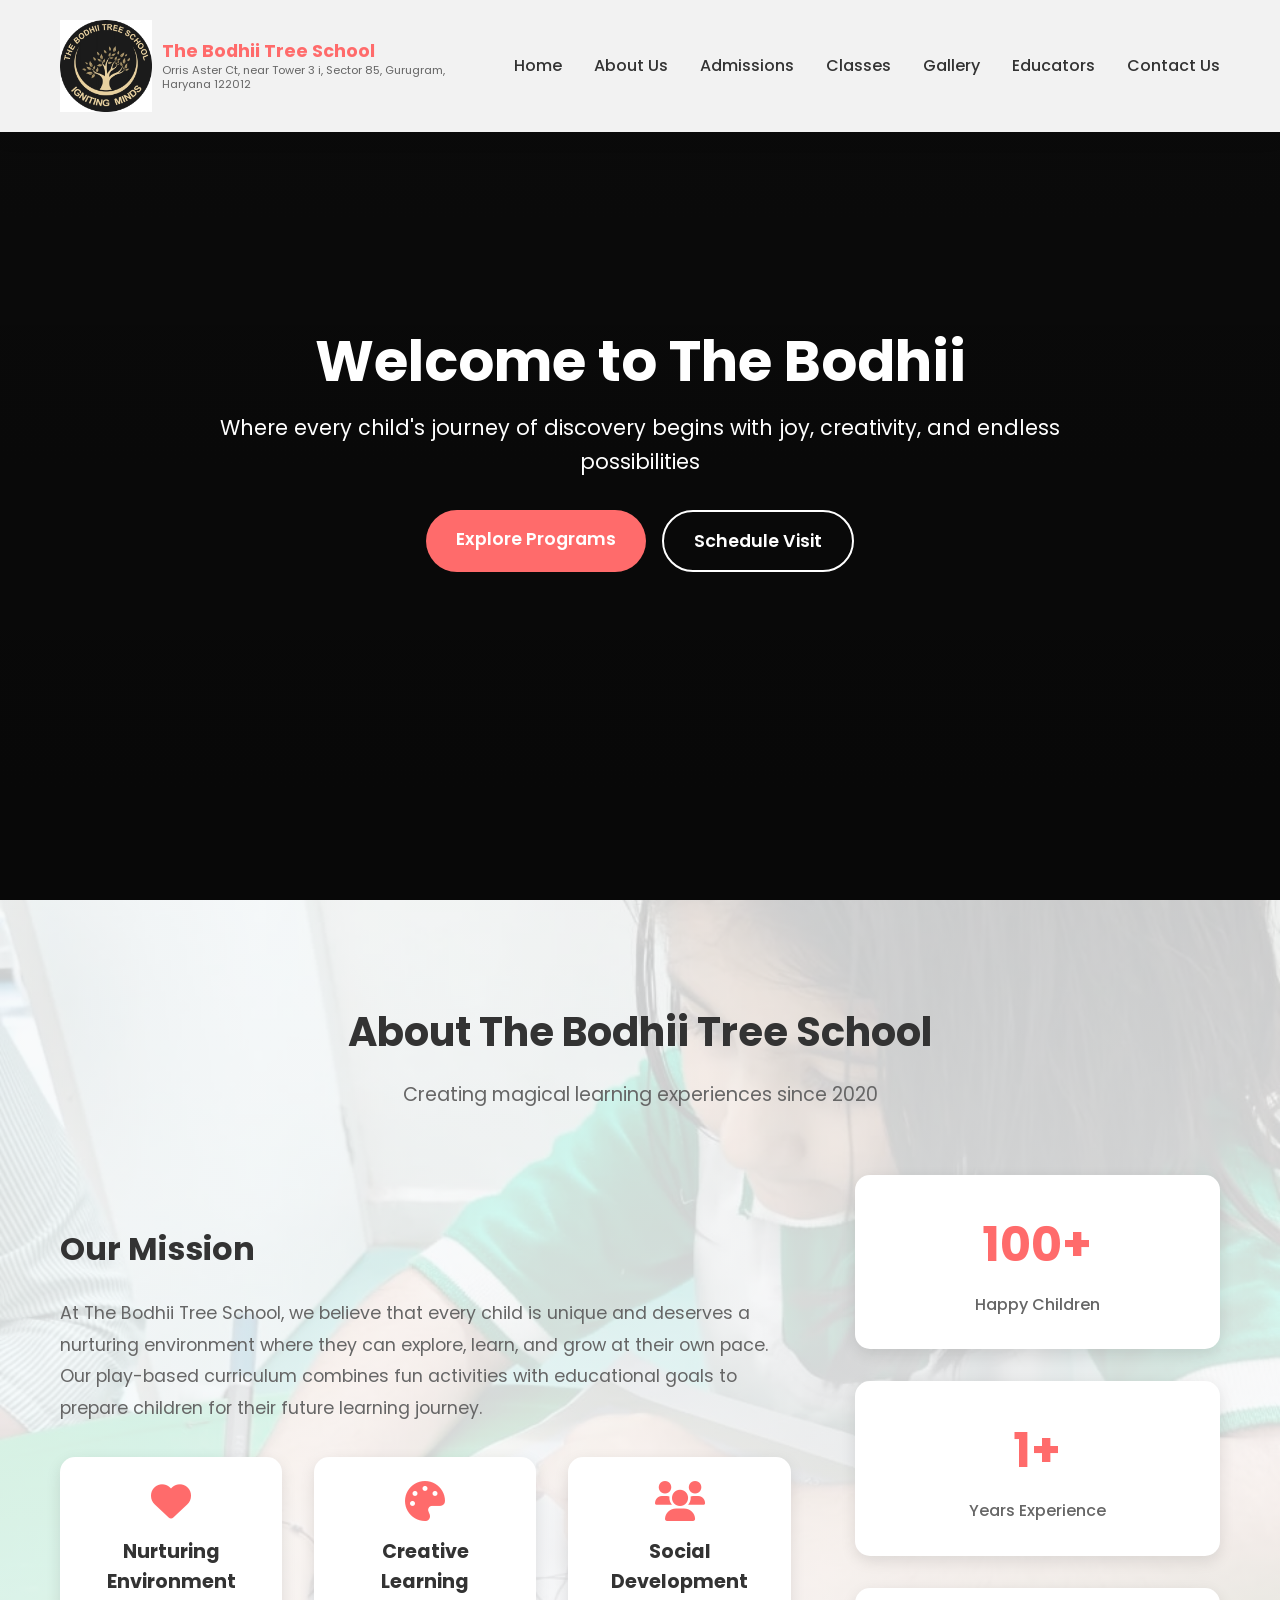
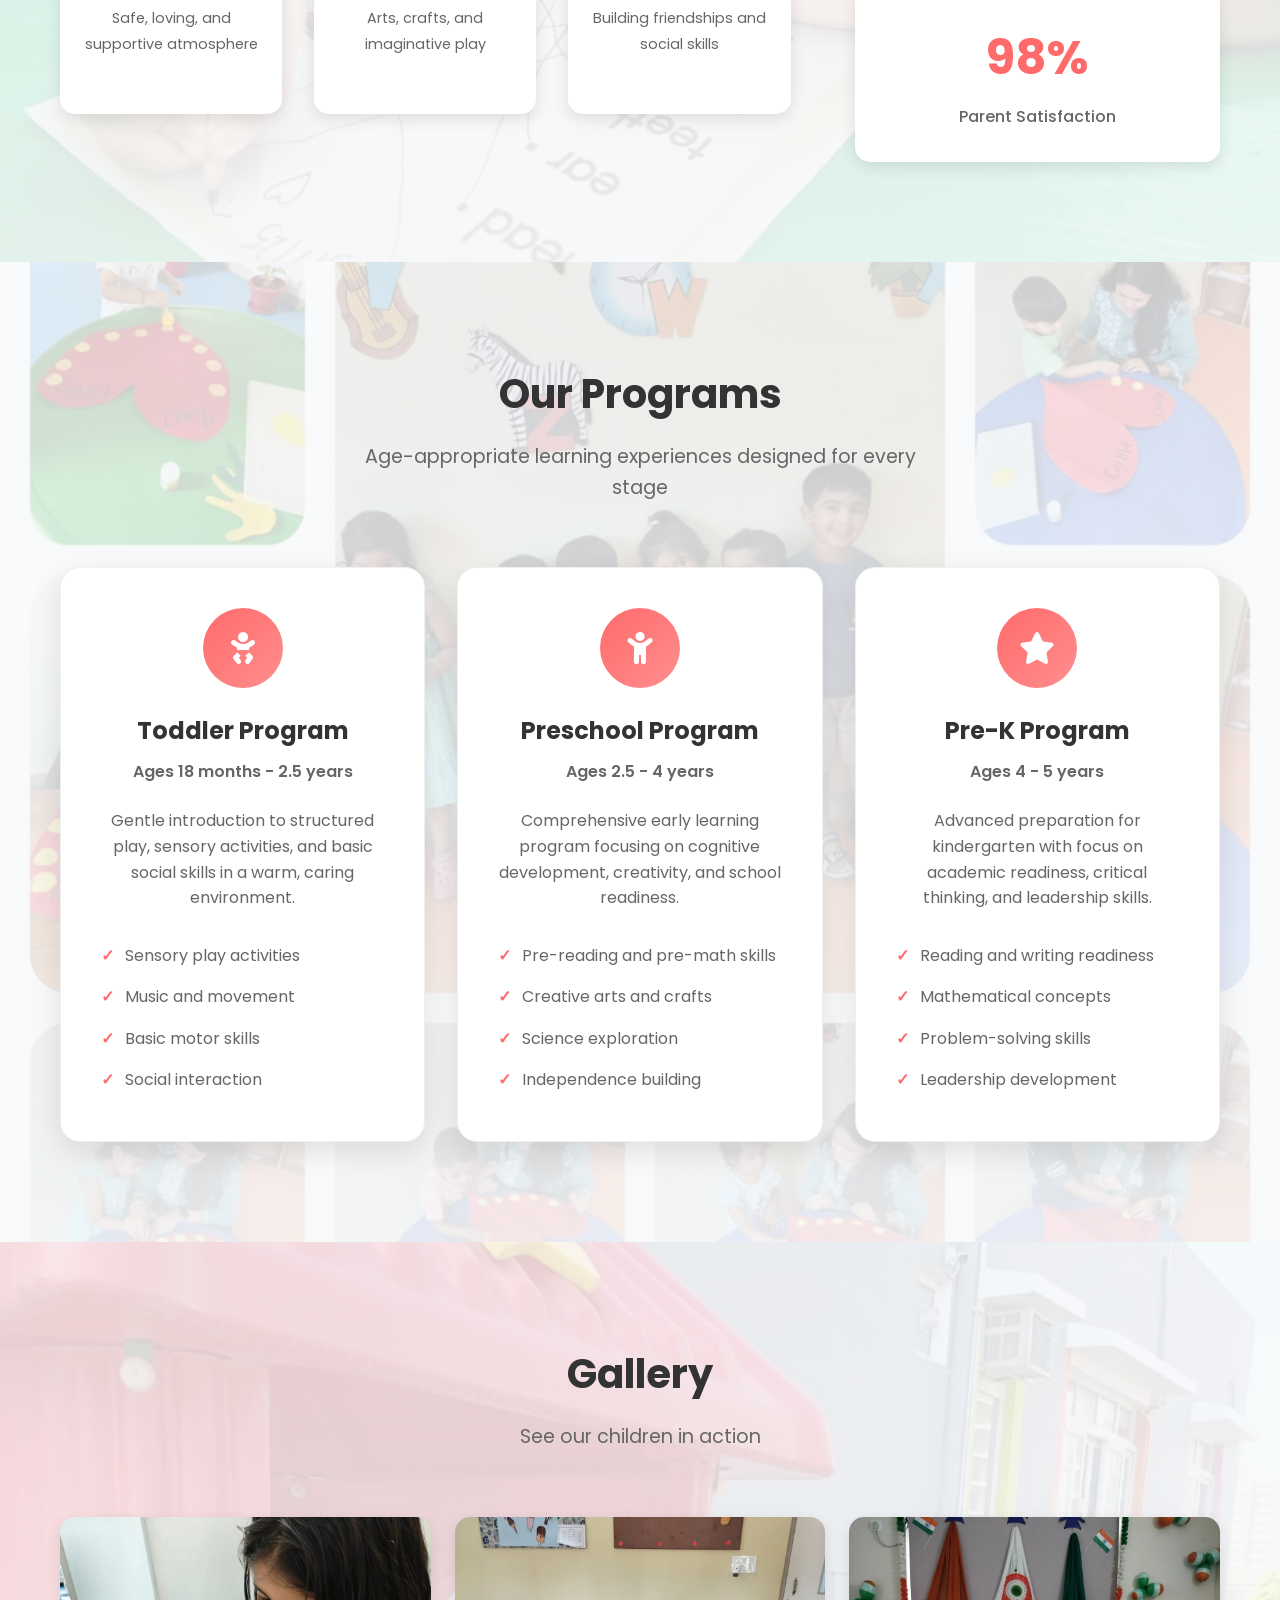
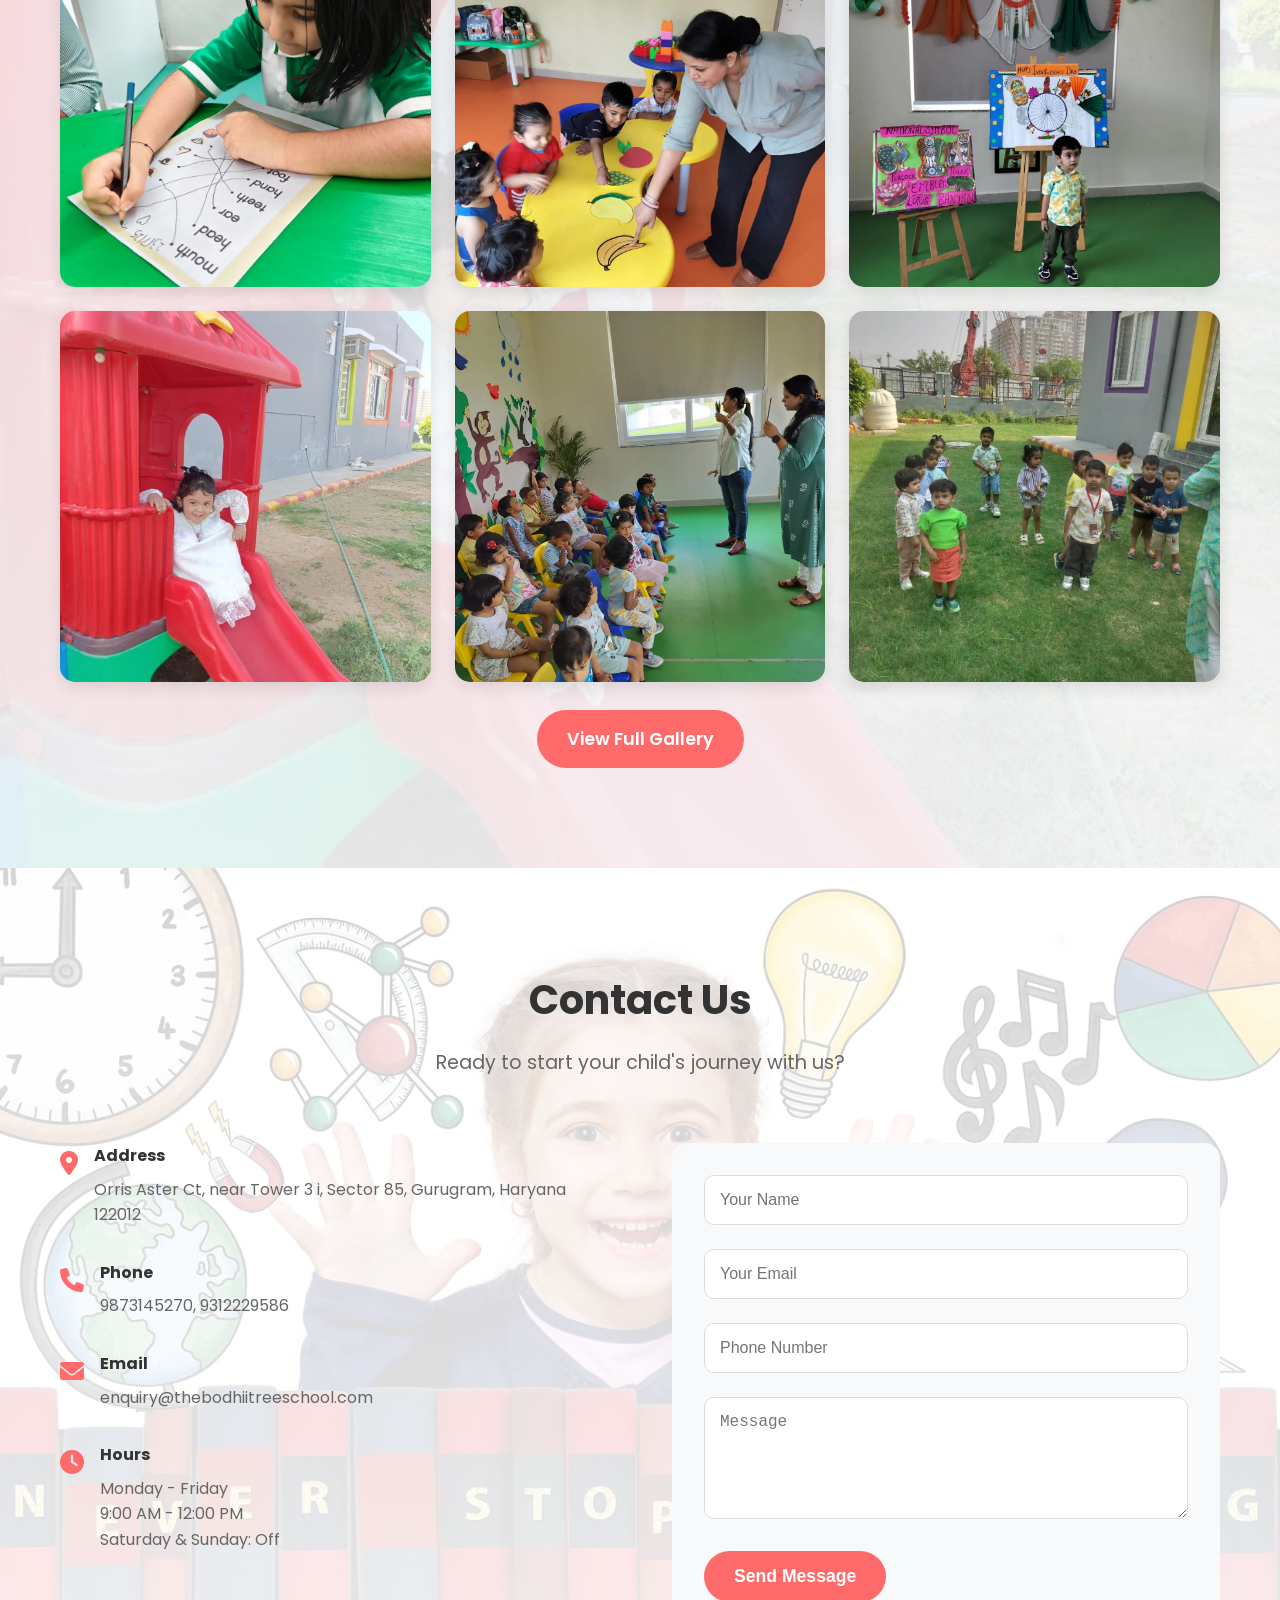
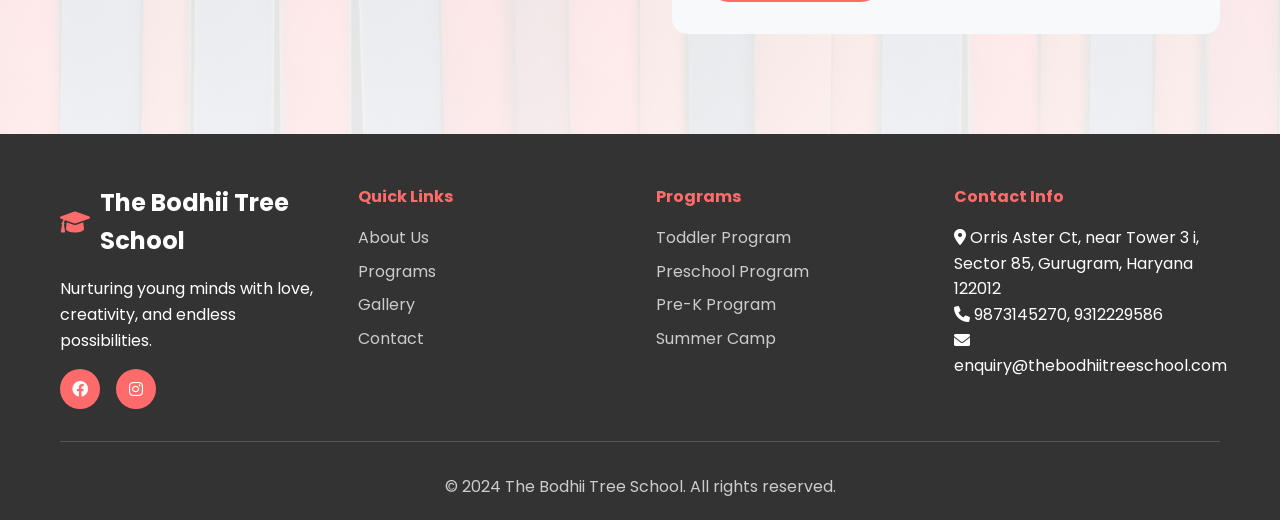
<file: index.html>
<!DOCTYPE html>
<html lang="en">
<head>
    <meta charset="UTF-8">
    <meta name="viewport" content="width=device-width, initial-scale=1.0">
    <title>The Bodhii Tree School - Where Learning Begins with Fun</title>
    <link rel="stylesheet" href="styles.css">
    <link href="https://fonts.googleapis.com/css2?family=Poppins:wght@300;400;600;700&display=swap" rel="stylesheet">
    <link rel="stylesheet" href="https://cdnjs.cloudflare.com/ajax/libs/font-awesome/6.0.0/css/all.min.css">
</head>
<body>
    <!-- Navigation -->
    <nav class="navbar">
        <div class="nav-container">
            <div class="nav-logo">
                <img src="Images/LOGO_NEW.jfif" alt="The Bodhii Tree School Logo" class="logo-img">
                <div class="logo-text">
                    <span class="logo-name">The Bodhii Tree School</span>
                    <span class="logo-address">Orris Aster Ct, near Tower 3 i, Sector 85, Gurugram, Haryana 122012</span>
                </div>
            </div>
            <ul class="nav-menu">
                <li class="nav-item">
                    <a href="index.html" class="nav-link active">Home</a>
                </li>
                <li class="nav-item">
                    <a href="about.html" class="nav-link">About Us</a>
                </li>
                <li class="nav-item">
                    <a href="admissions.html" class="nav-link">Admissions</a>
                </li>
                <li class="nav-item">
                    <a href="classes.html" class="nav-link">Classes</a>
                </li>
                <li class="nav-item">
                    <a href="gallery.html" class="nav-link">Gallery</a>
                </li>
                <li class="nav-item">
                    <a href="educators.html" class="nav-link">Educators</a>
                </li>
                <li class="nav-item">
                    <a href="contact.html" class="nav-link">Contact Us</a>
                </li>
            </ul>
            <div class="hamburger">
                <span class="bar"></span>
                <span class="bar"></span>
                <span class="bar"></span>
            </div>
        </div>
    </nav>

    <!-- Hero Section -->
    <section id="home" class="hero">
        <div class="hero-bg" aria-hidden="true">
            <img src="Images/home_1.webp" alt="" loading="eager" decoding="async">
            <img src="Images/home_2.webp" alt="" loading="eager" decoding="async">
        </div>
        <div class="hero-overlay" aria-hidden="true"></div>
        <div class="hero-content">
            <h1 class="hero-title">Welcome to The Bodhii Tree School</h1>
            <p class="hero-subtitle">Where every child's journey of discovery begins with joy, creativity, and endless possibilities</p>
            <div class="hero-buttons">
                <a href="#programs" class="btn btn-primary">Explore Programs</a>
                <a href="#contact" class="btn btn-secondary">Schedule Visit</a>
            </div>
        </div>
    </section>

    <!-- About Section -->
    <section id="about" class="about">
        <div class="container">
            <div class="section-header">
                <h2>About The Bodhii Tree School</h2>
                <p>Creating magical learning experiences since 2020</p>
            </div>
            <div class="about-content">
                <div class="about-text">
                    <h3>Our Mission</h3>
                    <p>At The Bodhii Tree School, we believe that every child is unique and deserves a nurturing environment where they can explore, learn, and grow at their own pace. Our play-based curriculum combines fun activities with educational goals to prepare children for their future learning journey.</p>
                    
                    <div class="features">
                        <div class="feature">
                            <i class="fas fa-heart"></i>
                            <h4>Nurturing Environment</h4>
                            <p>Safe, loving, and supportive atmosphere</p>
                        </div>
                        <div class="feature">
                            <i class="fas fa-palette"></i>
                            <h4>Creative Learning</h4>
                            <p>Arts, crafts, and imaginative play</p>
                        </div>
                        <div class="feature">
                            <i class="fas fa-users"></i>
                            <h4>Social Development</h4>
                            <p>Building friendships and social skills</p>
                        </div>
                    </div>
                </div>
                <div class="about-stats">
                    <div class="stat">
                        <h3>100+</h3>
                        <p>Happy Children</p>
                    </div>
                    <div class="stat">
                        <h3>1+</h3>
                        <p>Years Experience</p>
                    </div>
                    <div class="stat">
                        <h3>98%</h3>
                        <p>Parent Satisfaction</p>
                    </div>
                </div>
            </div>
        </div>
    </section>

    <!-- Programs Section -->
    <section id="programs" class="programs">
        <div class="container">
            <div class="section-header">
                <h2>Our Programs</h2>
                <p>Age-appropriate learning experiences designed for every stage</p>
            </div>
            <div class="programs-grid">
                <div class="program-card">
                    <div class="program-icon">
                        <i class="fas fa-baby"></i>
                    </div>
                    <h3>Toddler Program</h3>
                    <p class="age-range">Ages 18 months - 2.5 years</p>
                    <p>Gentle introduction to structured play, sensory activities, and basic social skills in a warm, caring environment.</p>
                    <ul>
                        <li>Sensory play activities</li>
                        <li>Music and movement</li>
                        <li>Basic motor skills</li>
                        <li>Social interaction</li>
                    </ul>
                </div>
                
                <div class="program-card">
                    <div class="program-icon">
                        <i class="fas fa-child"></i>
                    </div>
                    <h3>Preschool Program</h3>
                    <p class="age-range">Ages 2.5 - 4 years</p>
                    <p>Comprehensive early learning program focusing on cognitive development, creativity, and school readiness.</p>
                    <ul>
                        <li>Pre-reading and pre-math skills</li>
                        <li>Creative arts and crafts</li>
                        <li>Science exploration</li>
                        <li>Independence building</li>
                    </ul>
                </div>
                
                <div class="program-card">
                    <div class="program-icon">
                        <i class="fas fa-star"></i>
                    </div>
                    <h3>Pre-K Program</h3>
                    <p class="age-range">Ages 4 - 5 years</p>
                    <p>Advanced preparation for kindergarten with focus on academic readiness, critical thinking, and leadership skills.</p>
                    <ul>
                        <li>Reading and writing readiness</li>
                        <li>Mathematical concepts</li>
                        <li>Problem-solving skills</li>
                        <li>Leadership development</li>
                    </ul>
                </div>
            </div>
        </div>
    </section>

    <!-- Gallery Section -->
    <section id="gallery" class="gallery">
        <div class="container">
            <div class="section-header">
                <h2>Gallery</h2>
                <p>See our children in action</p>
            </div>
            <div class="gallery-grid">
                <div class="gallery-item">
                    <img src="Images/gallery/Learning.webp" alt="Learning" loading="lazy" decoding="async">
                </div>
                <div class="gallery-item">
                    <img src="Images/gallery/art.webp" alt="Art" loading="lazy" decoding="async">
                </div>
                <div class="gallery-item">
                    <img src="Images/gallery/dance_music.webp" alt="Dance and music" loading="lazy" decoding="async">
                </div>
                <div class="gallery-item">
                    <img src="Images/gallery/play.webp" alt="Play" loading="lazy" decoding="async">
                </div>
                <div class="gallery-item">
                    <img src="Images/gallery/story.webp" alt="Story time" loading="lazy" decoding="async">
                </div>
                <div class="gallery-item">
                    <img src="Images/gallery/outdoor.webp" alt="Outdoor" loading="lazy" decoding="async">
                </div>
            </div>
            <div style="text-align:center; margin-top: 28px;">
                <a href="gallery.html" class="btn btn-primary">View Full Gallery</a>
            </div>
        </div>
    </section>

    <!-- Contact Section -->
    <section id="contact" class="contact">
        <div class="container">
            <div class="section-header">
                <h2>Contact Us</h2>
                <p>Ready to start your child's journey with us?</p>
            </div>
            <div class="contact-content">
                <div class="contact-info">
                    <div class="contact-item">
                        <i class="fas fa-map-marker-alt"></i>
                        <div>
                            <h4>Address</h4>
                            <p>Orris Aster Ct, near Tower 3 i, Sector 85, Gurugram, Haryana 122012</p>
                        </div>
                    </div>
                    <div class="contact-item">
                        <i class="fas fa-phone"></i>
                        <div>
                            <h4>Phone</h4>
                            <p>9873145270, 9312229586</p>
                        </div>
                    </div>
                    <div class="contact-item">
                        <i class="fas fa-envelope"></i>
                        <div>
                            <h4>Email</h4>
                            <p>enquiry@thebodhiitreeschool.com</p>
                        </div>
                    </div>
                    <div class="contact-item">
                        <i class="fas fa-clock"></i>
                        <div>
                            <h4>Hours</h4>
                            <p>Monday - Friday<br>9:00 AM - 12:00 PM<br>Saturday & Sunday: Off</p>
                        </div>
                    </div>
                </div>
                <div class="contact-form">
                    <form>
                        <div class="form-group">
                            <input type="text" placeholder="Your Name" required>
                        </div>
                        <div class="form-group">
                            <input type="email" placeholder="Your Email" required>
                        </div>
                        <div class="form-group">
                            <input type="tel" placeholder="Phone Number">
                        </div>
                        <div class="form-group">
                            <textarea placeholder="Message" rows="5" required></textarea>
                        </div>
                        <button type="submit" class="btn btn-primary">Send Message</button>
                    </form>
                </div>
            </div>
        </div>
    </section>

    <!-- Footer -->
    <footer class="footer">
        <div class="container">
            <div class="footer-content">
                <div class="footer-section">
                    <div class="footer-logo">
                        <i class="fas fa-graduation-cap"></i>
                        <span>The Bodhii Tree School</span>
                    </div>
                    <p>Nurturing young minds with love, creativity, and endless possibilities.</p>
                    <div class="social-links">
                        <a href="https://www.facebook.com/share/1T9mQQ9HFo/" target="_blank" rel="noopener noreferrer"><i class="fab fa-facebook"></i></a>
                        <a href="https://www.instagram.com/thebodhiitree?igsh=OWZydTZrcGZzMHhi" target="_blank" rel="noopener noreferrer"><i class="fab fa-instagram"></i></a>
                    </div>
                </div>
                <div class="footer-section">
                    <h4>Quick Links</h4>
                    <ul>
                        <li><a href="#about">About Us</a></li>
                        <li><a href="#programs">Programs</a></li>
                        <li><a href="#gallery">Gallery</a></li>
                        <li><a href="#contact">Contact</a></li>
                    </ul>
                </div>
                <div class="footer-section">
                    <h4>Programs</h4>
                    <ul>
                        <li><a href="#">Toddler Program</a></li>
                        <li><a href="#">Preschool Program</a></li>
                        <li><a href="#">Pre-K Program</a></li>
                        <li><a href="#">Summer Camp</a></li>
                    </ul>
                </div>
                <div class="footer-section">
                    <h4>Contact Info</h4>
                    <p><i class="fas fa-map-marker-alt"></i> Orris Aster Ct, near Tower 3 i, Sector 85, Gurugram, Haryana 122012</p>
                    <p><i class="fas fa-phone"></i> 9873145270, 9312229586</p>
                    <p><i class="fas fa-envelope"></i> enquiry@thebodhiitreeschool.com</p>
                </div>
            </div>
            <div class="footer-bottom">
                <p>&copy; 2024 The Bodhii Tree School. All rights reserved.</p>
            </div>
        </div>
    </footer>

    <script src="script.js"></script>
</body>
</html>
</file>
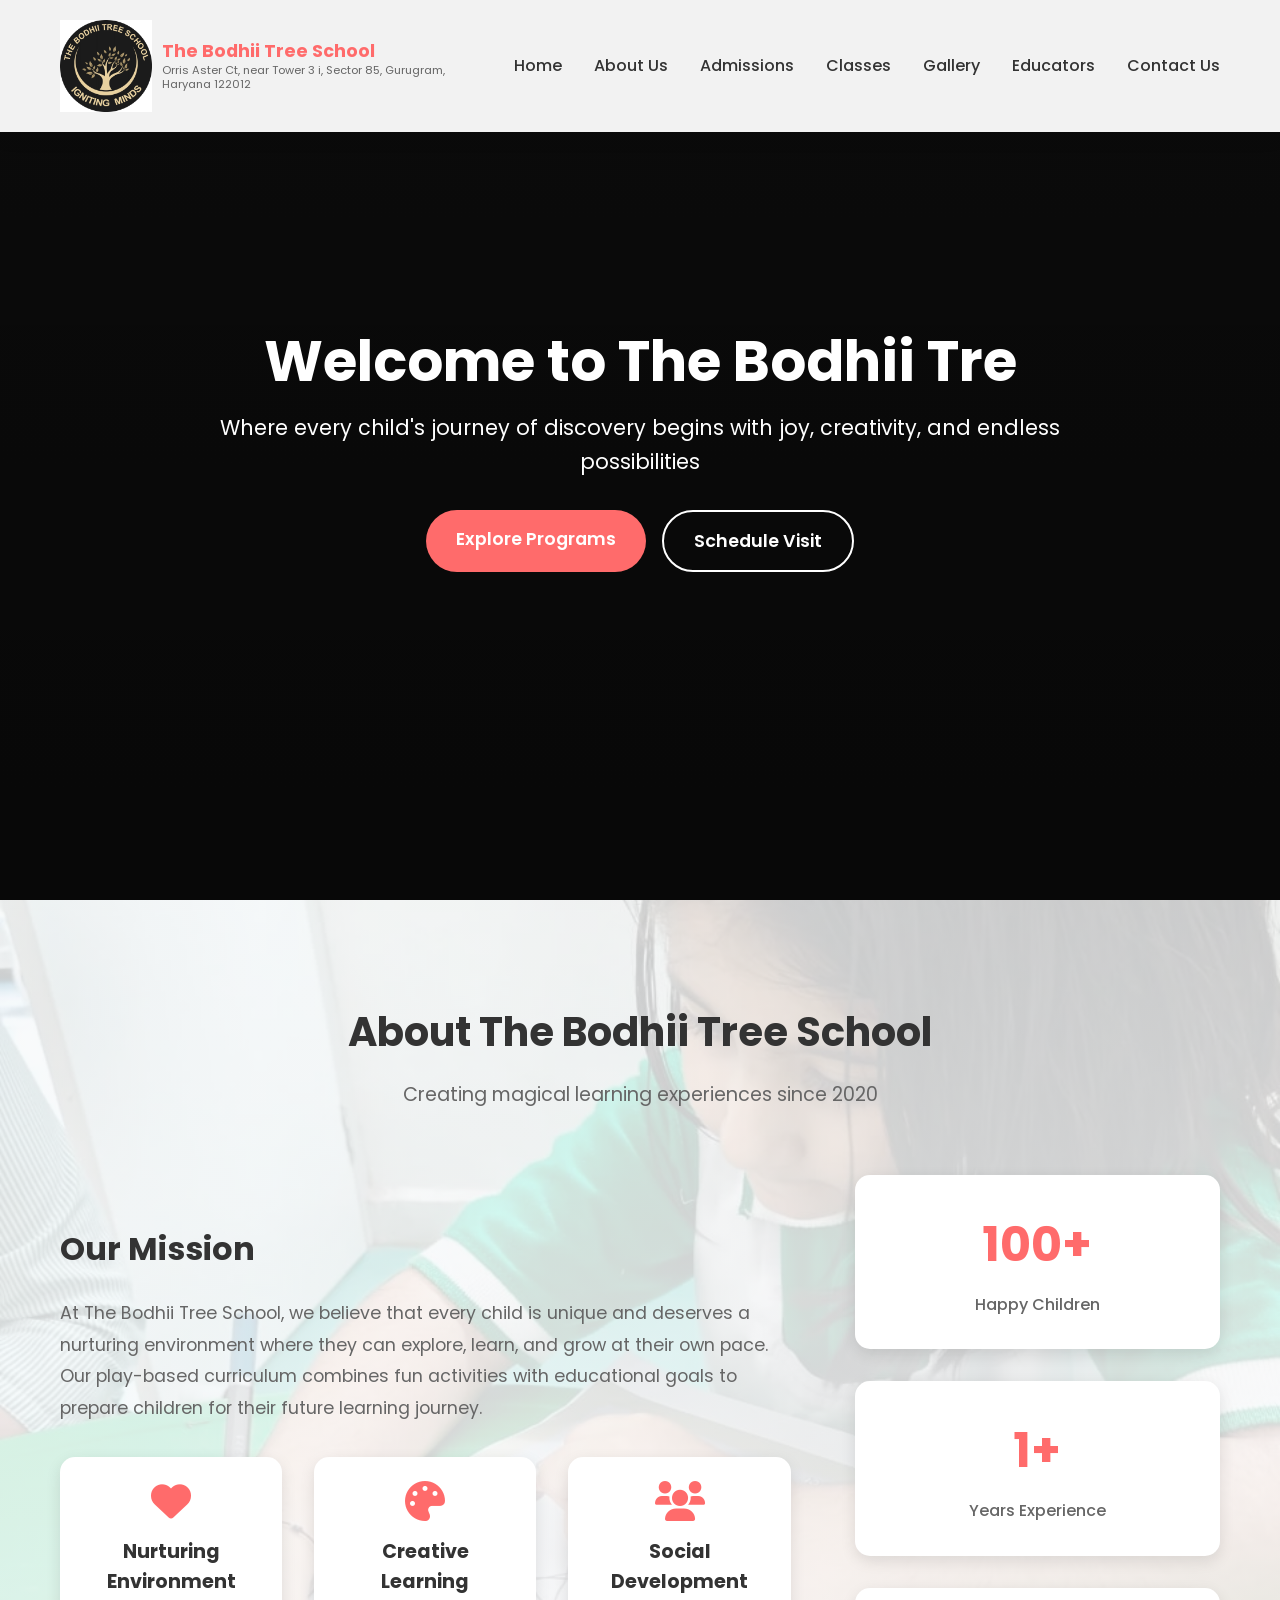
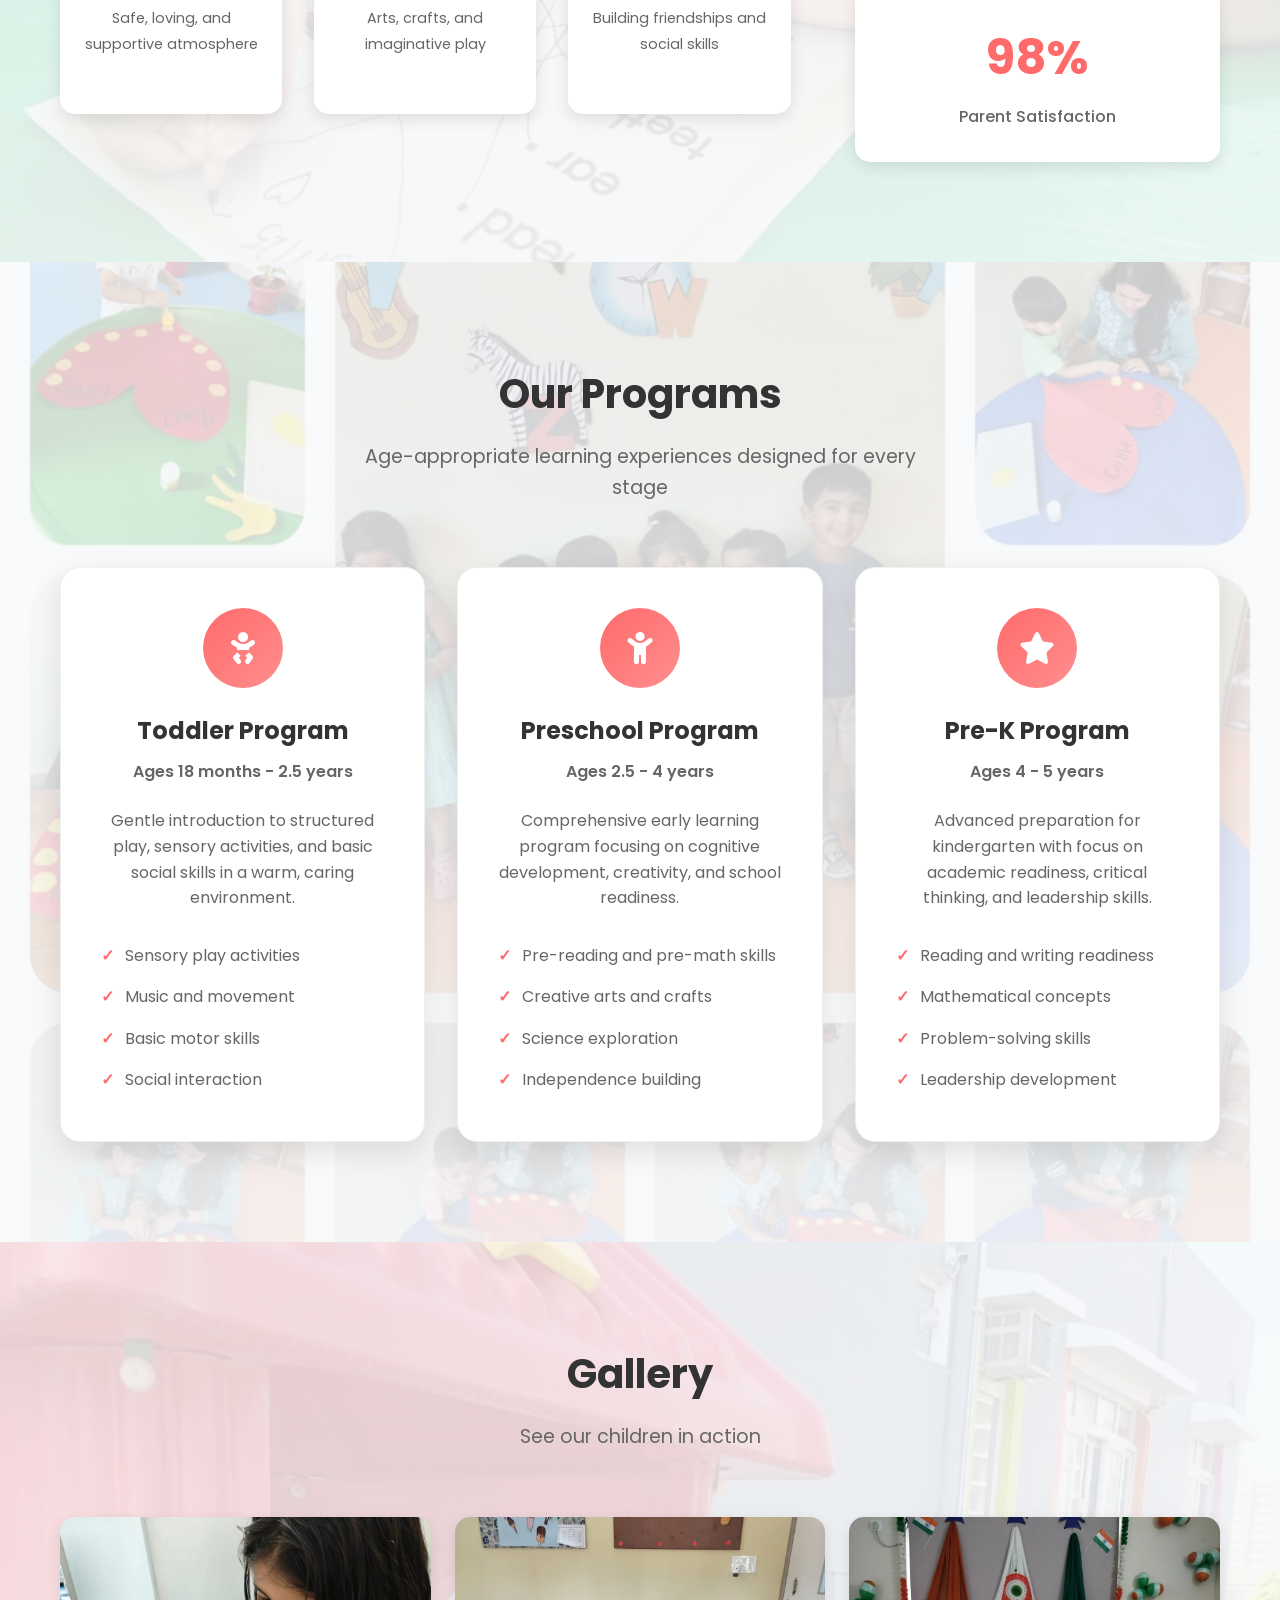
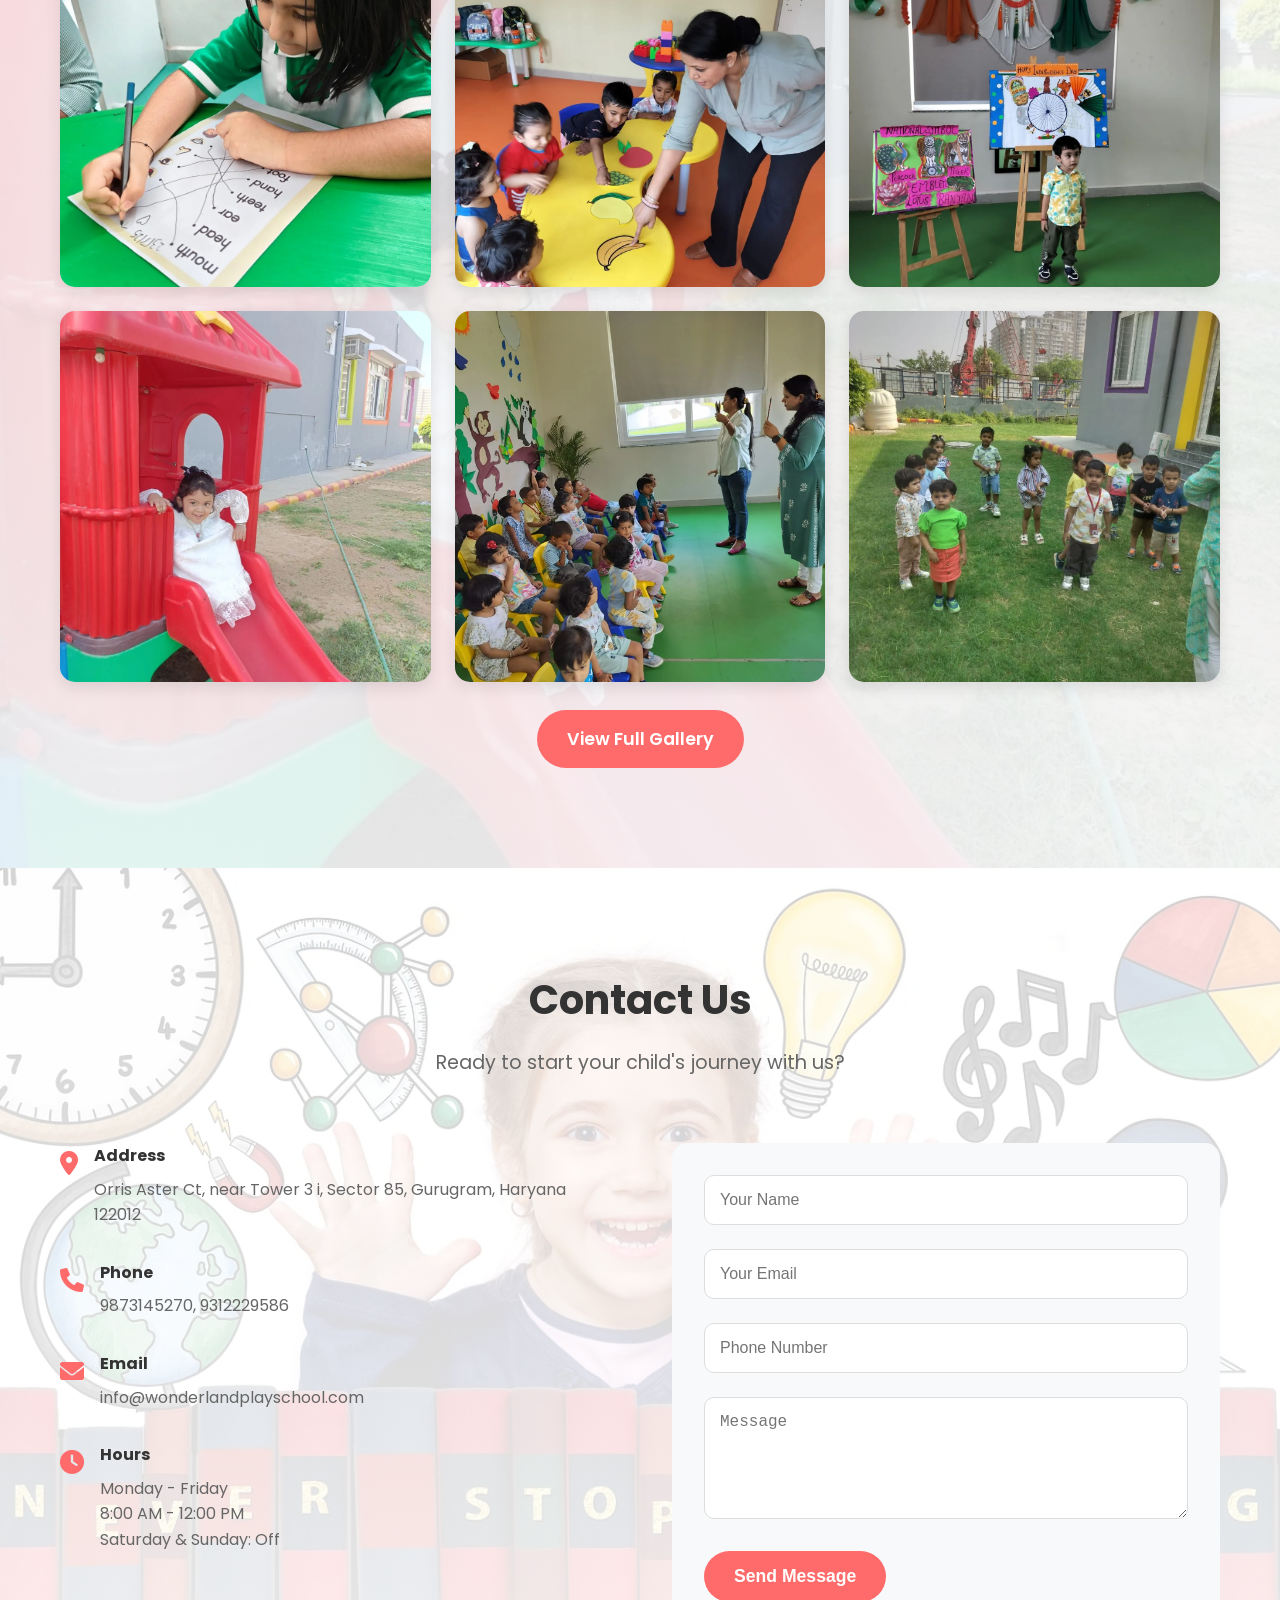
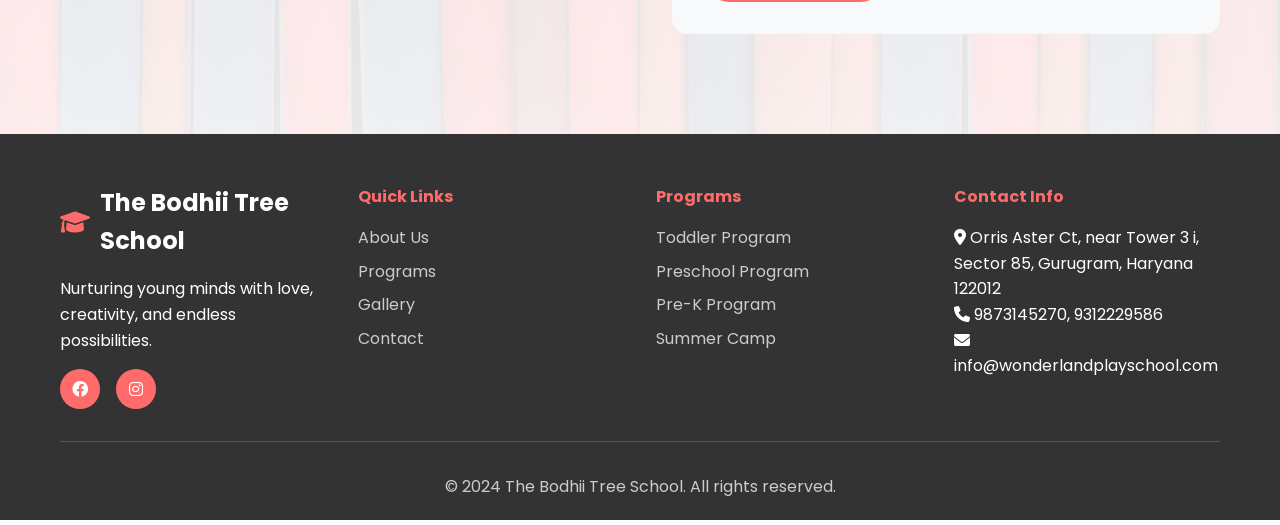
<file: Bodhii_Tree_School-main/index.html>
<!DOCTYPE html>
<html lang="en">
<head>
    <meta charset="UTF-8">
    <meta name="viewport" content="width=device-width, initial-scale=1.0">
    <title>The Bodhii Tree School - Where Learning Begins with Fun</title>
    <link rel="stylesheet" href="styles.css">
    <link href="https://fonts.googleapis.com/css2?family=Poppins:wght@300;400;600;700&display=swap" rel="stylesheet">
    <link rel="stylesheet" href="https://cdnjs.cloudflare.com/ajax/libs/font-awesome/6.0.0/css/all.min.css">
</head>
<body>
    <!-- Navigation -->
    <nav class="navbar">
        <div class="nav-container">
            <div class="nav-logo">
                <img src="Images/LOGO_NEW.jfif" alt="The Bodhii Tree School Logo" class="logo-img">
                <div class="logo-text">
                    <span class="logo-name">The Bodhii Tree School</span>
                    <span class="logo-address">Orris Aster Ct, near Tower 3 i, Sector 85, Gurugram, Haryana 122012</span>
                </div>
            </div>
            <ul class="nav-menu">
                <li class="nav-item">
                    <a href="index.html" class="nav-link active">Home</a>
                </li>
                <li class="nav-item">
                    <a href="about.html" class="nav-link">About Us</a>
                </li>
                <li class="nav-item">
                    <a href="admissions.html" class="nav-link">Admissions</a>
                </li>
                <li class="nav-item">
                    <a href="classes.html" class="nav-link">Classes</a>
                </li>
                <li class="nav-item">
                    <a href="gallery.html" class="nav-link">Gallery</a>
                </li>
                <li class="nav-item">
                    <a href="educators.html" class="nav-link">Educators</a>
                </li>
                <li class="nav-item">
                    <a href="contact.html" class="nav-link">Contact Us</a>
                </li>
            </ul>
            <div class="hamburger">
                <span class="bar"></span>
                <span class="bar"></span>
                <span class="bar"></span>
            </div>
        </div>
    </nav>

    <!-- Hero Section -->
    <section id="home" class="hero">
        <div class="hero-bg" aria-hidden="true">
            <img src="Images/home_1.webp" alt="" loading="eager" decoding="async">
            <img src="Images/home_2.webp" alt="" loading="eager" decoding="async">
        </div>
        <div class="hero-overlay" aria-hidden="true"></div>
        <div class="hero-content">
            <h1 class="hero-title">Welcome to The Bodhii Tree School</h1>
            <p class="hero-subtitle">Where every child's journey of discovery begins with joy, creativity, and endless possibilities</p>
            <div class="hero-buttons">
                <a href="#programs" class="btn btn-primary">Explore Programs</a>
                <a href="#contact" class="btn btn-secondary">Schedule Visit</a>
            </div>
        </div>
    </section>

    <!-- About Section -->
    <section id="about" class="about">
        <div class="container">
            <div class="section-header">
                <h2>About The Bodhii Tree School</h2>
                <p>Creating magical learning experiences since 2020</p>
            </div>
            <div class="about-content">
                <div class="about-text">
                    <h3>Our Mission</h3>
                    <p>At The Bodhii Tree School, we believe that every child is unique and deserves a nurturing environment where they can explore, learn, and grow at their own pace. Our play-based curriculum combines fun activities with educational goals to prepare children for their future learning journey.</p>
                    
                    <div class="features">
                        <div class="feature">
                            <i class="fas fa-heart"></i>
                            <h4>Nurturing Environment</h4>
                            <p>Safe, loving, and supportive atmosphere</p>
                        </div>
                        <div class="feature">
                            <i class="fas fa-palette"></i>
                            <h4>Creative Learning</h4>
                            <p>Arts, crafts, and imaginative play</p>
                        </div>
                        <div class="feature">
                            <i class="fas fa-users"></i>
                            <h4>Social Development</h4>
                            <p>Building friendships and social skills</p>
                        </div>
                    </div>
                </div>
                <div class="about-stats">
                    <div class="stat">
                        <h3>100+</h3>
                        <p>Happy Children</p>
                    </div>
                    <div class="stat">
                        <h3>1+</h3>
                        <p>Years Experience</p>
                    </div>
                    <div class="stat">
                        <h3>98%</h3>
                        <p>Parent Satisfaction</p>
                    </div>
                </div>
            </div>
        </div>
    </section>

    <!-- Programs Section -->
    <section id="programs" class="programs">
        <div class="container">
            <div class="section-header">
                <h2>Our Programs</h2>
                <p>Age-appropriate learning experiences designed for every stage</p>
            </div>
            <div class="programs-grid">
                <div class="program-card">
                    <div class="program-icon">
                        <i class="fas fa-baby"></i>
                    </div>
                    <h3>Toddler Program</h3>
                    <p class="age-range">Ages 18 months - 2.5 years</p>
                    <p>Gentle introduction to structured play, sensory activities, and basic social skills in a warm, caring environment.</p>
                    <ul>
                        <li>Sensory play activities</li>
                        <li>Music and movement</li>
                        <li>Basic motor skills</li>
                        <li>Social interaction</li>
                    </ul>
                </div>
                
                <div class="program-card">
                    <div class="program-icon">
                        <i class="fas fa-child"></i>
                    </div>
                    <h3>Preschool Program</h3>
                    <p class="age-range">Ages 2.5 - 4 years</p>
                    <p>Comprehensive early learning program focusing on cognitive development, creativity, and school readiness.</p>
                    <ul>
                        <li>Pre-reading and pre-math skills</li>
                        <li>Creative arts and crafts</li>
                        <li>Science exploration</li>
                        <li>Independence building</li>
                    </ul>
                </div>
                
                <div class="program-card">
                    <div class="program-icon">
                        <i class="fas fa-star"></i>
                    </div>
                    <h3>Pre-K Program</h3>
                    <p class="age-range">Ages 4 - 5 years</p>
                    <p>Advanced preparation for kindergarten with focus on academic readiness, critical thinking, and leadership skills.</p>
                    <ul>
                        <li>Reading and writing readiness</li>
                        <li>Mathematical concepts</li>
                        <li>Problem-solving skills</li>
                        <li>Leadership development</li>
                    </ul>
                </div>
            </div>
        </div>
    </section>

    <!-- Gallery Section -->
    <section id="gallery" class="gallery">
        <div class="container">
            <div class="section-header">
                <h2>Gallery</h2>
                <p>See our children in action</p>
            </div>
            <div class="gallery-grid">
                <div class="gallery-item">
                    <img src="Images/gallery/Learning.webp" alt="Learning" loading="lazy" decoding="async">
                </div>
                <div class="gallery-item">
                    <img src="Images/gallery/art.webp" alt="Art" loading="lazy" decoding="async">
                </div>
                <div class="gallery-item">
                    <img src="Images/gallery/dance_music.webp" alt="Dance and music" loading="lazy" decoding="async">
                </div>
                <div class="gallery-item">
                    <img src="Images/gallery/play.webp" alt="Play" loading="lazy" decoding="async">
                </div>
                <div class="gallery-item">
                    <img src="Images/gallery/story.webp" alt="Story time" loading="lazy" decoding="async">
                </div>
                <div class="gallery-item">
                    <img src="Images/gallery/outdoor.webp" alt="Outdoor" loading="lazy" decoding="async">
                </div>
            </div>
            <div style="text-align:center; margin-top: 28px;">
                <a href="gallery.html" class="btn btn-primary">View Full Gallery</a>
            </div>
        </div>
    </section>

    <!-- Contact Section -->
    <section id="contact" class="contact">
        <div class="container">
            <div class="section-header">
                <h2>Contact Us</h2>
                <p>Ready to start your child's journey with us?</p>
            </div>
            <div class="contact-content">
                <div class="contact-info">
                    <div class="contact-item">
                        <i class="fas fa-map-marker-alt"></i>
                        <div>
                            <h4>Address</h4>
                            <p>Orris Aster Ct, near Tower 3 i, Sector 85, Gurugram, Haryana 122012</p>
                        </div>
                    </div>
                    <div class="contact-item">
                        <i class="fas fa-phone"></i>
                        <div>
                            <h4>Phone</h4>
                            <p>9873145270, 9312229586</p>
                        </div>
                    </div>
                    <div class="contact-item">
                        <i class="fas fa-envelope"></i>
                        <div>
                            <h4>Email</h4>
                            <p>info@wonderlandplayschool.com</p>
                        </div>
                    </div>
                    <div class="contact-item">
                        <i class="fas fa-clock"></i>
                        <div>
                            <h4>Hours</h4>
                            <p>Monday - Friday<br>8:00 AM - 12:00 PM<br>Saturday & Sunday: Off</p>
                        </div>
                    </div>
                </div>
                <div class="contact-form">
                    <form>
                        <div class="form-group">
                            <input type="text" placeholder="Your Name" required>
                        </div>
                        <div class="form-group">
                            <input type="email" placeholder="Your Email" required>
                        </div>
                        <div class="form-group">
                            <input type="tel" placeholder="Phone Number">
                        </div>
                        <div class="form-group">
                            <textarea placeholder="Message" rows="5" required></textarea>
                        </div>
                        <button type="submit" class="btn btn-primary">Send Message</button>
                    </form>
                </div>
            </div>
        </div>
    </section>

    <!-- Footer -->
    <footer class="footer">
        <div class="container">
            <div class="footer-content">
                <div class="footer-section">
                    <div class="footer-logo">
                        <i class="fas fa-graduation-cap"></i>
                        <span>The Bodhii Tree School</span>
                    </div>
                    <p>Nurturing young minds with love, creativity, and endless possibilities.</p>
                    <div class="social-links">
                        <a href="https://www.facebook.com/share/1T9mQQ9HFo/" target="_blank" rel="noopener noreferrer"><i class="fab fa-facebook"></i></a>
                        <a href="https://www.instagram.com/thebodhiitree?igsh=OWZydTZrcGZzMHhi" target="_blank" rel="noopener noreferrer"><i class="fab fa-instagram"></i></a>
                    </div>
                </div>
                <div class="footer-section">
                    <h4>Quick Links</h4>
                    <ul>
                        <li><a href="#about">About Us</a></li>
                        <li><a href="#programs">Programs</a></li>
                        <li><a href="#gallery">Gallery</a></li>
                        <li><a href="#contact">Contact</a></li>
                    </ul>
                </div>
                <div class="footer-section">
                    <h4>Programs</h4>
                    <ul>
                        <li><a href="#">Toddler Program</a></li>
                        <li><a href="#">Preschool Program</a></li>
                        <li><a href="#">Pre-K Program</a></li>
                        <li><a href="#">Summer Camp</a></li>
                    </ul>
                </div>
                <div class="footer-section">
                    <h4>Contact Info</h4>
                    <p><i class="fas fa-map-marker-alt"></i> Orris Aster Ct, near Tower 3 i, Sector 85, Gurugram, Haryana 122012</p>
                    <p><i class="fas fa-phone"></i> 9873145270, 9312229586</p>
                    <p><i class="fas fa-envelope"></i> info@wonderlandplayschool.com</p>
                </div>
            </div>
            <div class="footer-bottom">
                <p>&copy; 2024 The Bodhii Tree School. All rights reserved.</p>
            </div>
        </div>
    </footer>

    <script src="script.js"></script>
</body>
</html>
</file>
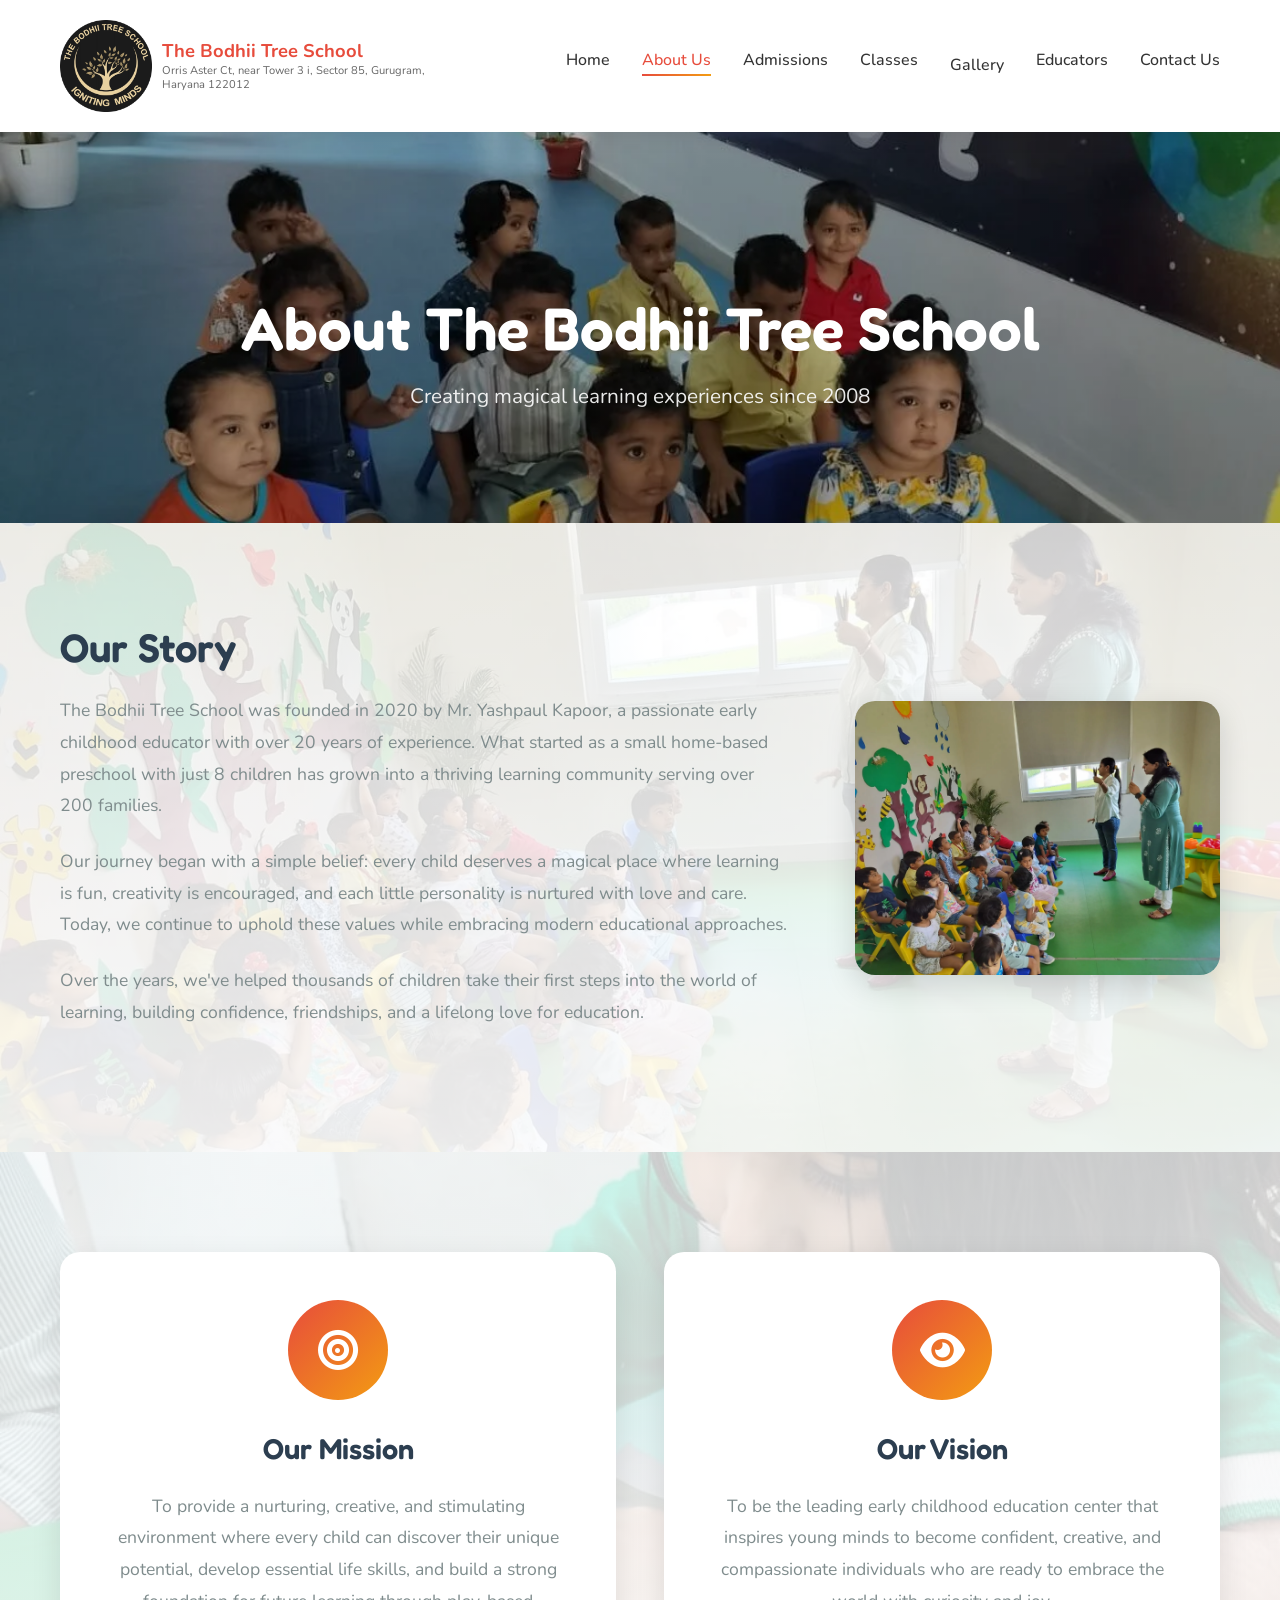
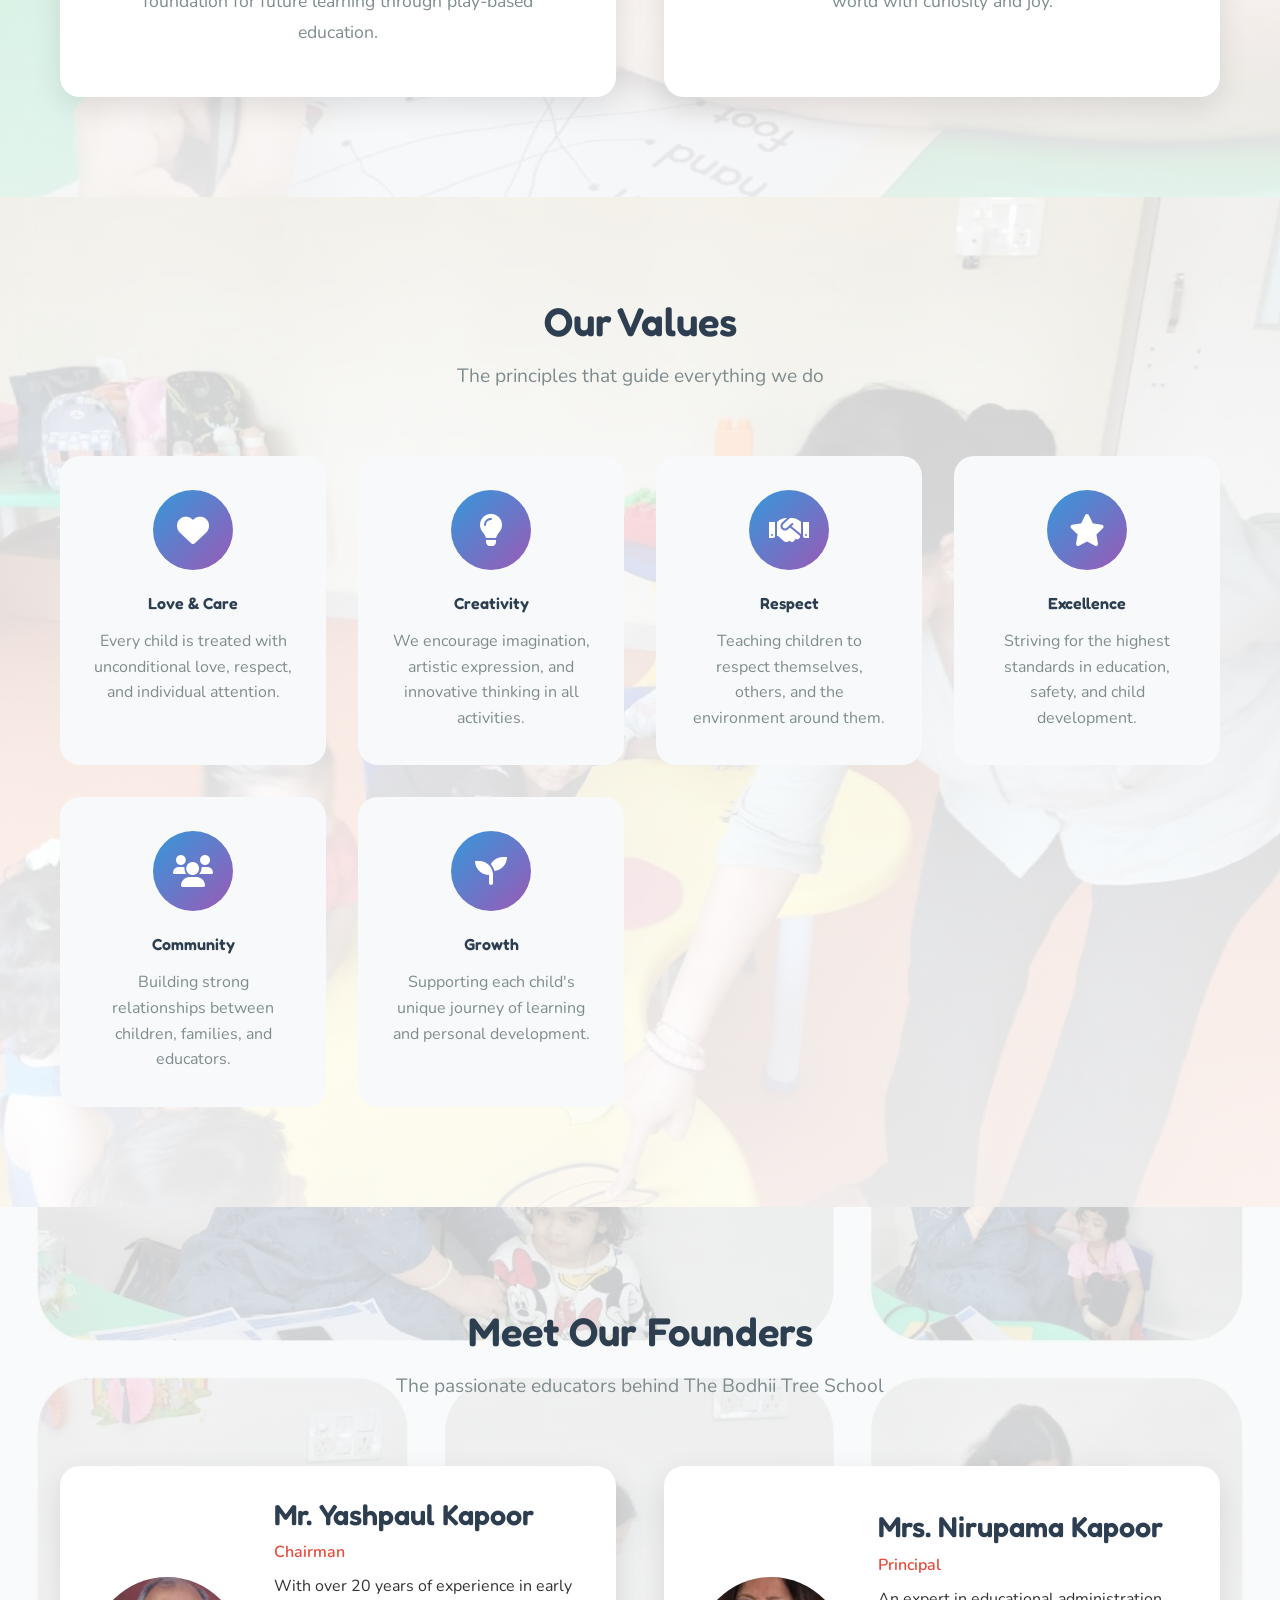
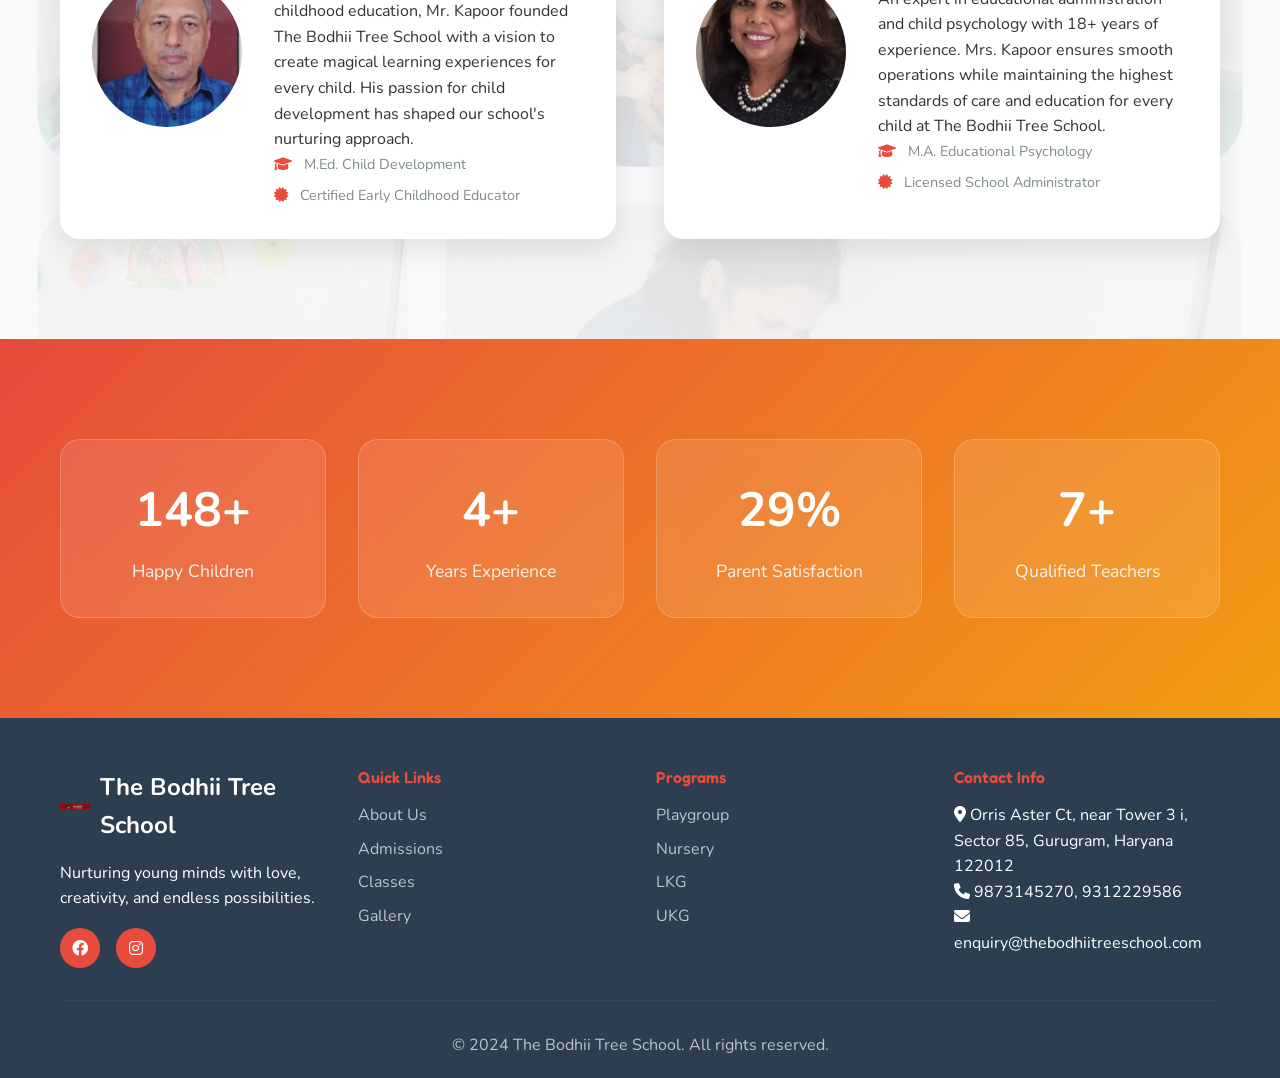
<file: about.html>
<!DOCTYPE html>
<html lang="en">
<head>
    <meta charset="UTF-8">
    <meta name="viewport" content="width=device-width, initial-scale=1.0">
    <meta name="description" content="Learn about The Bodhii Tree School's mission, vision, and the story of our founders. Quality early childhood education since 2008.">
    <title>About Us - The Bodhii Tree School</title>
    <link rel="stylesheet" href="style.css">
    <link href="https://fonts.googleapis.com/css2?family=Fredoka:wght@300;400;500;600;700&family=Nunito:wght@300;400;600;700&display=swap" rel="stylesheet">
    <link rel="stylesheet" href="https://cdnjs.cloudflare.com/ajax/libs/font-awesome/6.0.0/css/all.min.css">
</head>
<body>
    <!-- Navigation -->
    <nav class="navbar">
        <div class="nav-container">
            <div class="nav-logo">
                <img src="Images/LOGO_NEW.jfif" alt="The Bodhii Tree School Logo" class="logo-img">
                <div class="logo-text">
                    <span class="logo-name">The Bodhii Tree School</span>
                    <span class="logo-address">Orris Aster Ct, near Tower 3 i, Sector 85, Gurugram, Haryana 122012</span>
                </div>
            </div>
            <ul class="nav-menu">
                <li class="nav-item">
                    <a href="index.html" class="nav-link">Home</a>
                </li>
                <li class="nav-item">
                    <a href="about.html" class="nav-link active">About Us</a>
                </li>
                <li class="nav-item">
                    <a href="admissions.html" class="nav-link">Admissions</a>
                </li>
                <li class="nav-item">
                    <a href="classes.html" class="nav-link">Classes</a>
                </li
                <li class="nav-item">
                    <a href="gallery.html" class="nav-link">Gallery</a>
                </li>
                <li class="nav-item">
                    <a href="educators.html" class="nav-link">Educators</a>
                </li>
                <li class="nav-item">
                    <a href="contact.html" class="nav-link">Contact Us</a>
                </li>
            </ul>
            <div class="hamburger">
                <span class="bar"></span>
                <span class="bar"></span>
                <span class="bar"></span>
            </div>
        </div>
    </nav>

    <!-- Page Header -->
    <section class="page-header" style="--page-header-bg: url('Images/home_1.webp');">
        <div class="container">
            <h1>About The Bodhii Tree School</h1>
            <p>Creating magical learning experiences since 2008</p>
        </div>
    </section>

    <!-- Our Story -->
    <section class="our-story">
        <div class="container">
            <div class="story-content">
                <div class="story-text">
                    <h2>Our Story</h2>
                    <p>The Bodhii Tree School was founded in 2020 by Mr. Yashpaul Kapoor, a passionate early childhood educator with over 20 years of experience. What started as a small home-based preschool with just 8 children has grown into a thriving learning community serving over 200 families.</p>
                    <p>Our journey began with a simple belief: every child deserves a magical place where learning is fun, creativity is encouraged, and each little personality is nurtured with love and care. Today, we continue to uphold these values while embracing modern educational approaches.</p>
                    <p>Over the years, we've helped thousands of children take their first steps into the world of learning, building confidence, friendships, and a lifelong love for education.</p>
                </div>
                <div class="story-image">
                    <img src="Images/gallery/story.webp" alt="Our Beautiful Campus" loading="lazy" decoding="async">
                </div>
            </div>
        </div>
    </section>

    <!-- Mission & Vision -->
    <section class="mission-vision">
        <div class="container">
            <div class="mv-grid">
                <div class="mv-card">
                    <div class="mv-icon">
                        <i class="fas fa-bullseye"></i>
                    </div>
                    <h3>Our Mission</h3>
                    <p>To provide a nurturing, creative, and stimulating environment where every child can discover their unique potential, develop essential life skills, and build a strong foundation for future learning through play-based education.</p>
                </div>
                <div class="mv-card">
                    <div class="mv-icon">
                        <i class="fas fa-eye"></i>
                    </div>
                    <h3>Our Vision</h3>
                    <p>To be the leading early childhood education center that inspires young minds to become confident, creative, and compassionate individuals who are ready to embrace the world with curiosity and joy.</p>
                </div>
            </div>
        </div>
    </section>

    <!-- Values -->
    <section class="values">
        <div class="container">
            <div class="section-header">
                <h2>Our Values</h2>
                <p>The principles that guide everything we do</p>
            </div>
            <div class="values-grid">
                <div class="value-card">
                    <div class="value-icon">
                        <i class="fas fa-heart"></i>
                    </div>
                    <h4>Love & Care</h4>
                    <p>Every child is treated with unconditional love, respect, and individual attention.</p>
                </div>
                <div class="value-card">
                    <div class="value-icon">
                        <i class="fas fa-lightbulb"></i>
                    </div>
                    <h4>Creativity</h4>
                    <p>We encourage imagination, artistic expression, and innovative thinking in all activities.</p>
                </div>
                <div class="value-card">
                    <div class="value-icon">
                        <i class="fas fa-handshake"></i>
                    </div>
                    <h4>Respect</h4>
                    <p>Teaching children to respect themselves, others, and the environment around them.</p>
                </div>
                <div class="value-card">
                    <div class="value-icon">
                        <i class="fas fa-star"></i>
                    </div>
                    <h4>Excellence</h4>
                    <p>Striving for the highest standards in education, safety, and child development.</p>
                </div>
                <div class="value-card">
                    <div class="value-icon">
                        <i class="fas fa-users"></i>
                    </div>
                    <h4>Community</h4>
                    <p>Building strong relationships between children, families, and educators.</p>
                </div>
                <div class="value-card">
                    <div class="value-icon">
                        <i class="fas fa-seedling"></i>
                    </div>
                    <h4>Growth</h4>
                    <p>Supporting each child's unique journey of learning and personal development.</p>
                </div>
            </div>
        </div>
    </section>

    <!-- Founders -->
    <section class="founders">
        <div class="container">
            <div class="section-header">
                <h2>Meet Our Founders</h2>
                <p>The passionate educators behind The Bodhii Tree School</p>
            </div>
            <div class="founders-grid">
                <div class="founder-card">
                    <div class="founder-image">
                        <img src="Images/founder.PNG" alt="Mr. Yashpaul Kapoor - Chairman" class="founder-img">
                    </div>
                    <div class="founder-info">
                        <h3>Mr. Yashpaul Kapoor</h3>
                        <p class="founder-title">Chairman</p>
                        <p>With over 20 years of experience in early childhood education, Mr. Kapoor founded The Bodhii Tree School with a vision to create magical learning experiences for every child. His passion for child development has shaped our school's nurturing approach.</p>
                        <div class="founder-credentials">
                            <span><i class="fas fa-graduation-cap"></i> M.Ed. Child Development</span>
                            <span><i class="fas fa-certificate"></i> Certified Early Childhood Educator</span>
                        </div>
                    </div>
                </div>
                <div class="founder-card">
                    <div class="founder-image">
                        <img src="Images/principal.webp" alt="Mrs. Nirupama Kapoor - Principal" class="founder-img">
                    </div>
                    <div class="founder-info">
                        <h3>Mrs. Nirupama Kapoor</h3>
                        <p class="founder-title">Principal</p>
                        <p>An expert in educational administration and child psychology with 18+ years of experience. Mrs. Kapoor ensures smooth operations while maintaining the highest standards of care and education for every child at The Bodhii Tree School.</p>
                        <div class="founder-credentials">
                            <span><i class="fas fa-graduation-cap"></i> M.A. Educational Psychology</span>
                            <span><i class="fas fa-certificate"></i> Licensed School Administrator</span>
                        </div>
                    </div>
                </div>
            </div>
        </div>
    </section>

    <!-- Statistics -->
    <section class="statistics">
        <div class="container">
            <div class="stats-grid">
                <div class="stat-item">
                    <div class="stat-number">500+</div>
                    <div class="stat-label">Happy Children</div>
                </div>
                <div class="stat-item">
                    <div class="stat-number">15+</div>
                    <div class="stat-label">Years Experience</div>
                </div>
                <div class="stat-item">
                    <div class="stat-number">98%</div>
                    <div class="stat-label">Parent Satisfaction</div>
                </div>
                <div class="stat-item">
                    <div class="stat-number">25+</div>
                    <div class="stat-label">Qualified Teachers</div>
                </div>
            </div>
        </div>
    </section>

    <!-- Footer -->
    <footer class="footer">
        <div class="container">
            <div class="footer-content">
                <div class="footer-section">
                    <div class="footer-logo">
                        <img src="Images/LOGO.PNG" alt="The Bodhii Tree School Logo" class="footer-logo-img">
                        <span>The Bodhii Tree School</span>
                    </div>
                    <p>Nurturing young minds with love, creativity, and endless possibilities.</p>
                    <div class="social-links">
                        <a href="https://www.facebook.com/share/1T9mQQ9HFo/" target="_blank" rel="noopener noreferrer"><i class="fab fa-facebook"></i></a>
                        <a href="https://www.instagram.com/thebodhiitree?igsh=OWZydTZrcGZzMHhi" target="_blank" rel="noopener noreferrer"><i class="fab fa-instagram"></i></a>
                    </div>
                </div>
                <div class="footer-section">
                    <h4>Quick Links</h4>
                    <ul>
                        <li><a href="about.html">About Us</a></li>
                        <li><a href="admissions.html">Admissions</a></li>
                        <li><a href="classes.html">Classes</a></li>
                        <li><a href="gallery.html">Gallery</a></li>
                    </ul>
                </div>
                <div class="footer-section">
                    <h4>Programs</h4>
                    <ul>
                        <li><a href="classes.html">Playgroup</a></li>
                        <li><a href="classes.html">Nursery</a></li>
                        <li><a href="classes.html">LKG</a></li>
                        <li><a href="classes.html">UKG</a></li>
                    </ul>
                </div>
                <div class="footer-section">
                    <h4>Contact Info</h4>
                    <p><i class="fas fa-map-marker-alt"></i> Orris Aster Ct, near Tower 3 i, Sector 85, Gurugram, Haryana 122012</p>
                    <p><i class="fas fa-phone"></i> 9873145270, 9312229586</p>
                    <p><i class="fas fa-envelope"></i> enquiry@thebodhiitreeschool.com</p>
                </div>
            </div>
            <div class="footer-bottom">
                <p>&copy; 2024 The Bodhii Tree School. All rights reserved.</p>
            </div>
        </div>
    </footer>

    <script src="script.js"></script>
</body>
</html>
</file>
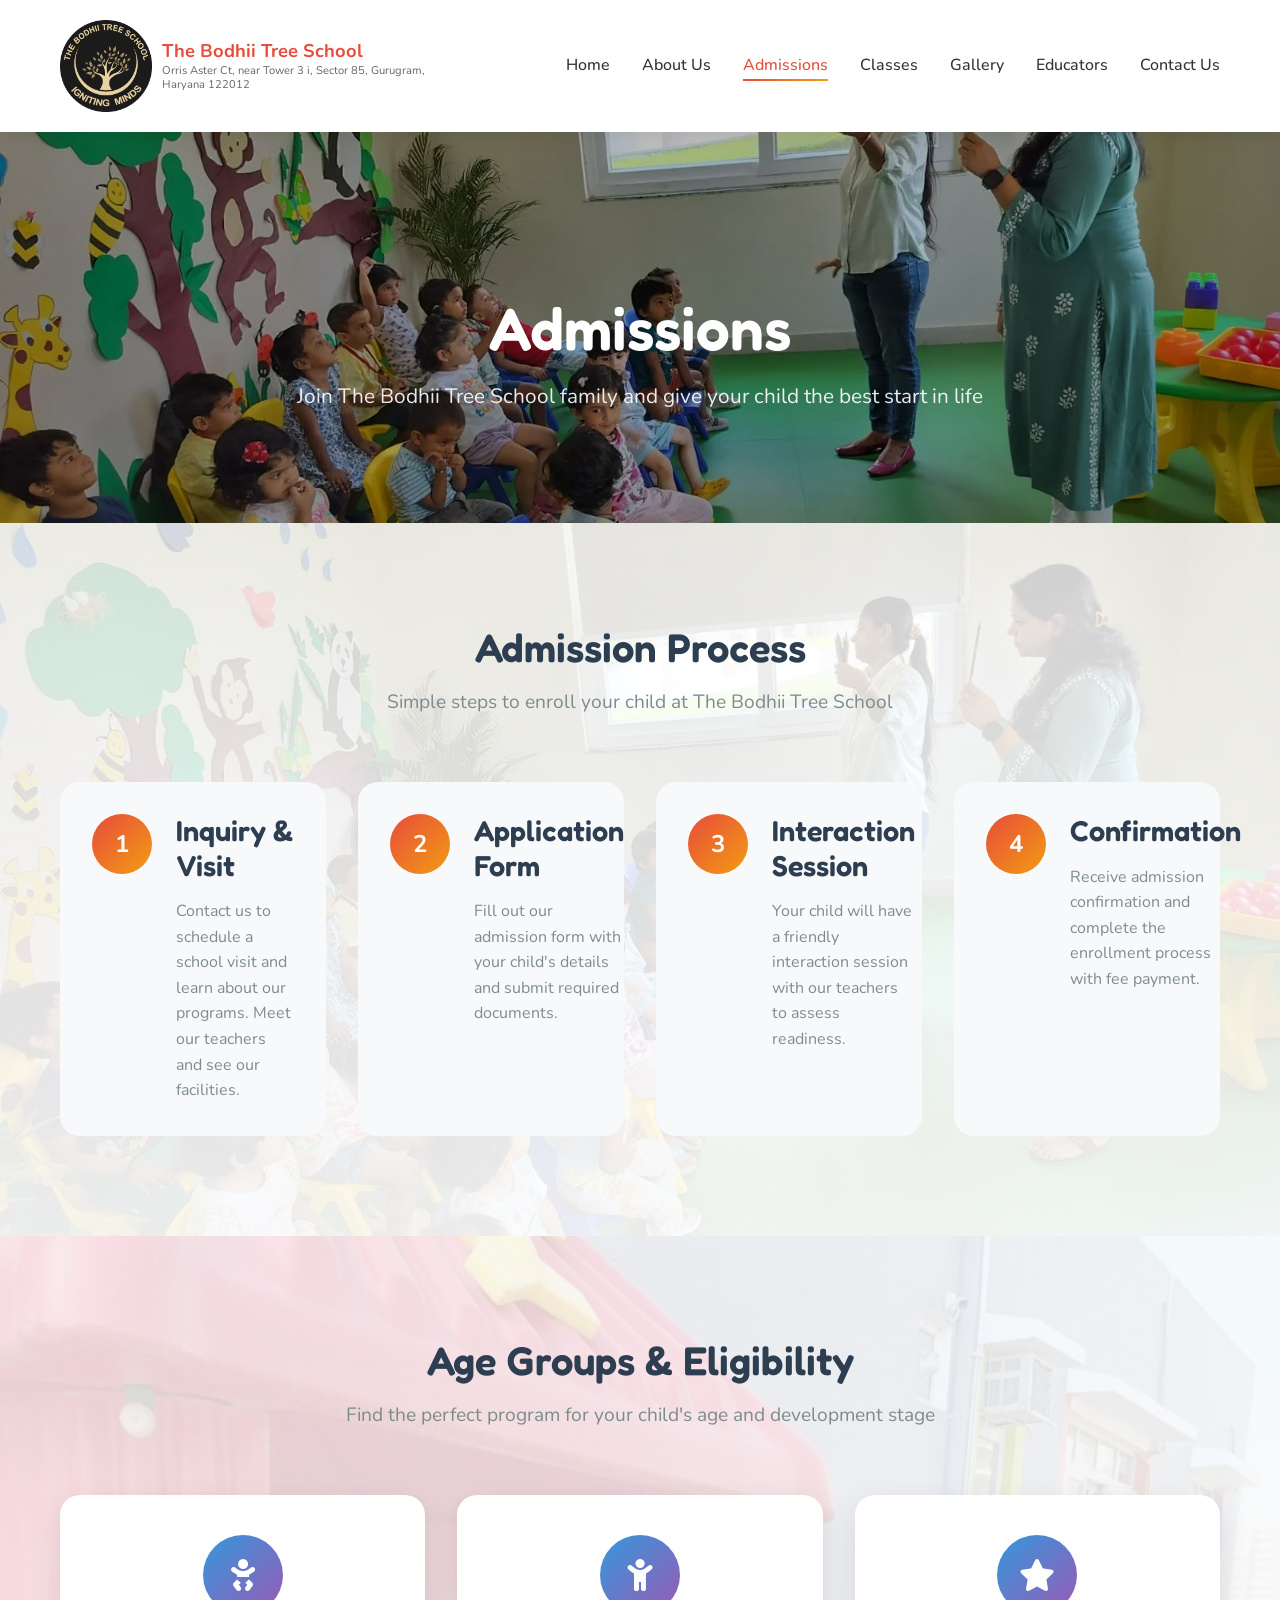
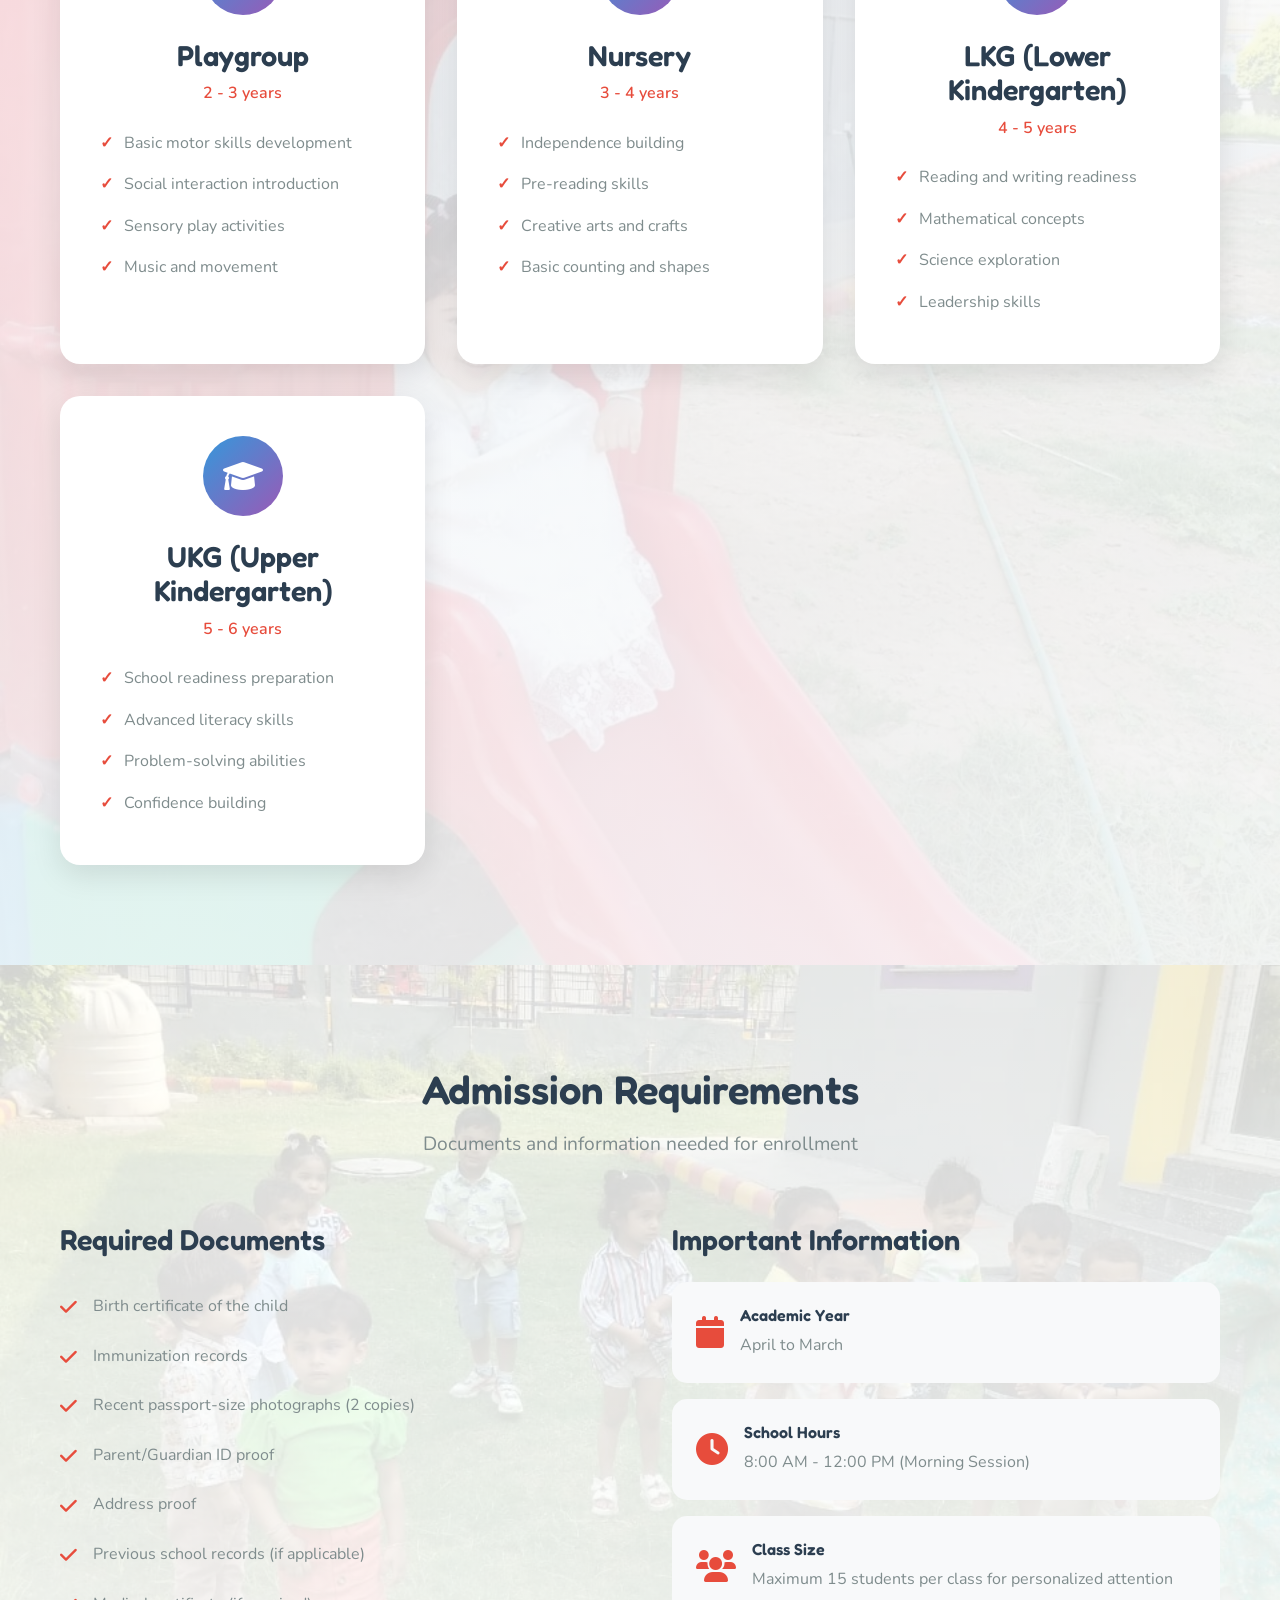
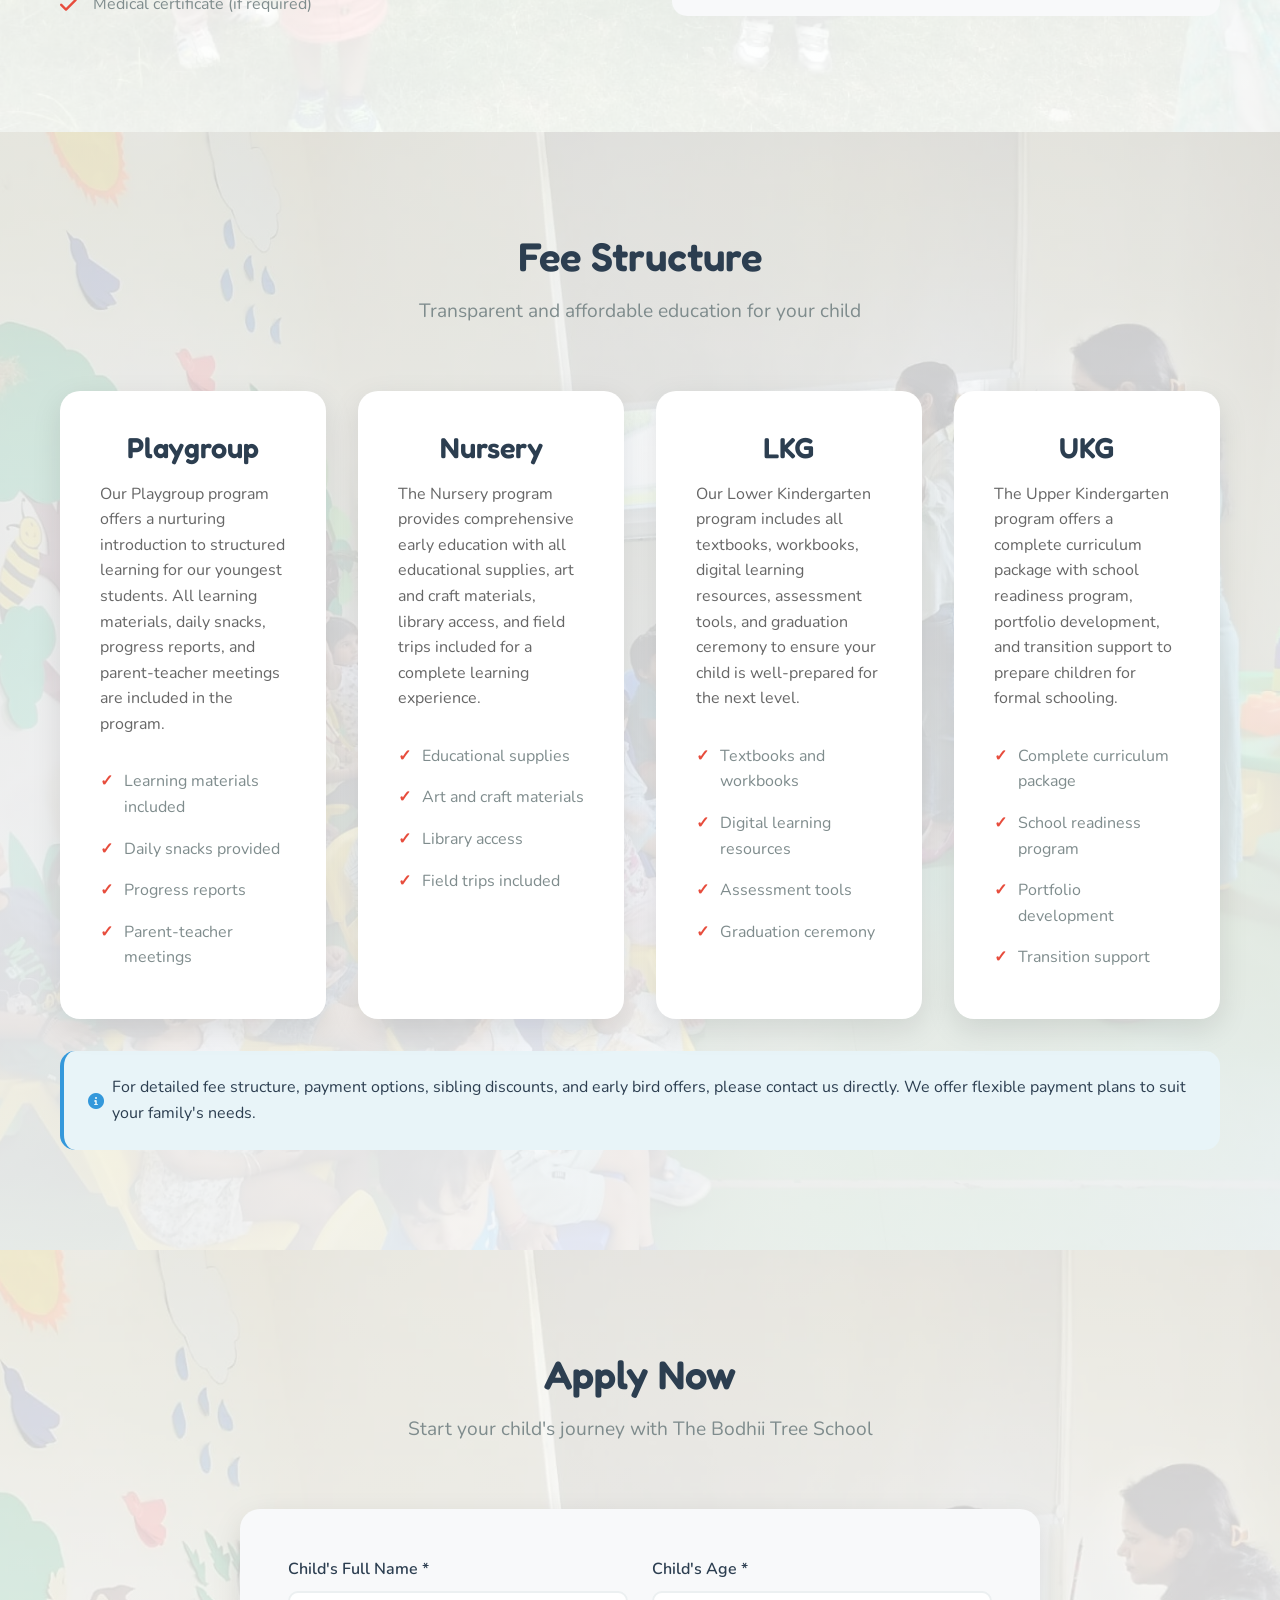
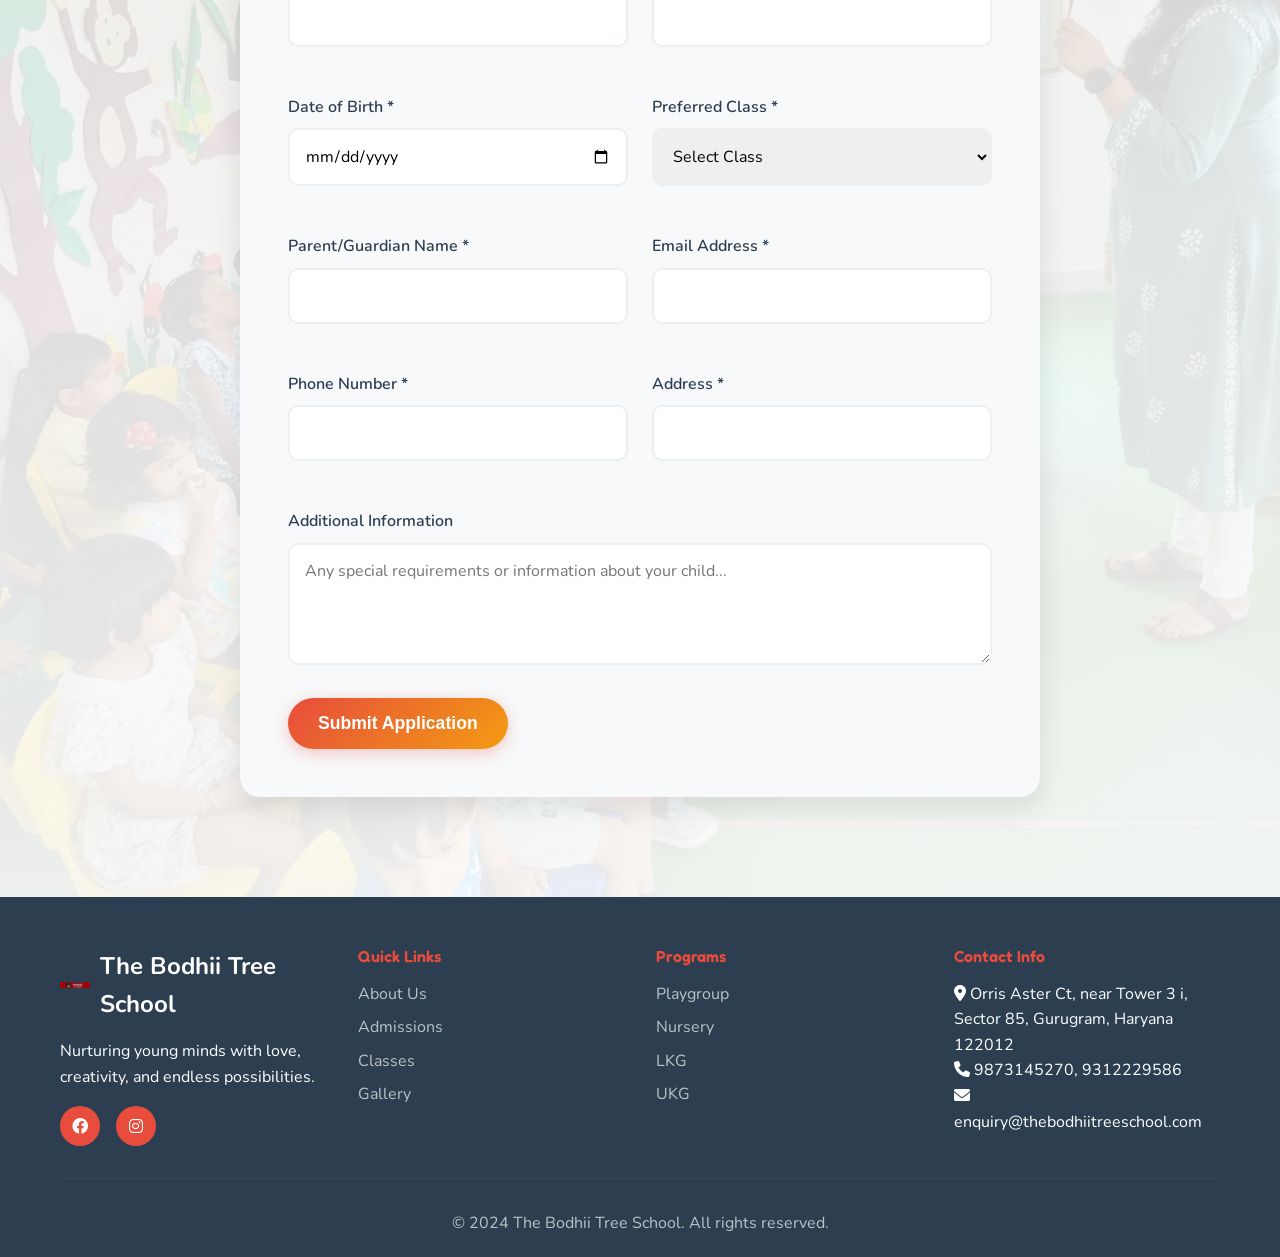
<file: admissions.html>
<!DOCTYPE html>
<html lang="en">
<head>
    <meta charset="UTF-8">
    <meta name="viewport" content="width=device-width, initial-scale=1.0">
    <meta name="description" content="Admission process for The Bodhii Tree School. Learn about our enrollment steps, requirements, and how to apply for your child's education.">
    <title>Admissions - The Bodhii Tree School</title>
    <link rel="stylesheet" href="style.css">
    <link href="https://fonts.googleapis.com/css2?family=Fredoka:wght@300;400;500;600;700&family=Nunito:wght@300;400;600;700&display=swap" rel="stylesheet">
    <link rel="stylesheet" href="https://cdnjs.cloudflare.com/ajax/libs/font-awesome/6.0.0/css/all.min.css">
</head>
<body>
    <!-- Navigation -->
    <nav class="navbar">
        <div class="nav-container">
            <div class="nav-logo">
                <img src="Images/LOGO_NEW.jfif" alt="The Bodhii Tree School Logo" class="logo-img">
                <div class="logo-text">
                    <span class="logo-name">The Bodhii Tree School</span>
                    <span class="logo-address">Orris Aster Ct, near Tower 3 i, Sector 85, Gurugram, Haryana 122012</span>
                </div>
            </div>
            <ul class="nav-menu">
                <li class="nav-item">
                    <a href="index.html" class="nav-link">Home</a>
                </li>
                <li class="nav-item">
                    <a href="about.html" class="nav-link">About Us</a>
                </li>
                <li class="nav-item">
                    <a href="admissions.html" class="nav-link active">Admissions</a>
                </li>
                <li class="nav-item">
                    <a href="classes.html" class="nav-link">Classes</a>
                </li>
                <li class="nav-item">
                    <a href="gallery.html" class="nav-link">Gallery</a>
                </li>
                <li class="nav-item">
                    <a href="educators.html" class="nav-link">Educators</a>
                </li>
                <li class="nav-item">
                    <a href="contact.html" class="nav-link">Contact Us</a>
                </li>
            </ul>
            <div class="hamburger">
                <span class="bar"></span>
                <span class="bar"></span>
                <span class="bar"></span>
            </div>
        </div>
    </nav>

    <!-- Page Header -->
    <section class="page-header" style="--page-header-bg: url('Images/header/addmission.webp');">
        <div class="container">
            <h1>Admissions</h1>
            <p>Join The Bodhii Tree School family and give your child the best start in life</p>
        </div>
    </section>

    <!-- Admission Process -->
    <section class="admission-process">
        <div class="container">
            <div class="section-header">
                <h2>Admission Process</h2>
                <p>Simple steps to enroll your child at The Bodhii Tree School</p>
            </div>
            <div class="process-steps">
                <div class="step">
                    <div class="step-number">1</div>
                    <div class="step-content">
                        <h3>Inquiry & Visit</h3>
                        <p>Contact us to schedule a school visit and learn about our programs. Meet our teachers and see our facilities.</p>
                    </div>
                </div>
                <div class="step">
                    <div class="step-number">2</div>
                    <div class="step-content">
                        <h3>Application Form</h3>
                        <p>Fill out our admission form with your child's details and submit required documents.</p>
                    </div>
                </div>
                <div class="step">
                    <div class="step-number">3</div>
                    <div class="step-content">
                        <h3>Interaction Session</h3>
                        <p>Your child will have a friendly interaction session with our teachers to assess readiness.</p>
                    </div>
                </div>
                <div class="step">
                    <div class="step-number">4</div>
                    <div class="step-content">
                        <h3>Confirmation</h3>
                        <p>Receive admission confirmation and complete the enrollment process with fee payment.</p>
                    </div>
                </div>
            </div>
        </div>
    </section>

    <!-- Age Groups -->
    <section class="age-groups">
        <div class="container">
            <div class="section-header">
                <h2>Age Groups & Eligibility</h2>
                <p>Find the perfect program for your child's age and development stage</p>
            </div>
            <div class="age-grid">
                <div class="age-card">
                    <div class="age-icon">
                        <i class="fas fa-baby"></i>
                    </div>
                    <h3>Playgroup</h3>
                    <p class="age-range">2 - 3 years</p>
                    <ul>
                        <li>Basic motor skills development</li>
                        <li>Social interaction introduction</li>
                        <li>Sensory play activities</li>
                        <li>Music and movement</li>
                    </ul>
                </div>
                <div class="age-card">
                    <div class="age-icon">
                        <i class="fas fa-child"></i>
                    </div>
                    <h3>Nursery</h3>
                    <p class="age-range">3 - 4 years</p>
                    <ul>
                        <li>Independence building</li>
                        <li>Pre-reading skills</li>
                        <li>Creative arts and crafts</li>
                        <li>Basic counting and shapes</li>
                    </ul>
                </div>
                <div class="age-card">
                    <div class="age-icon">
                        <i class="fas fa-star"></i>
                    </div>
                    <h3>LKG (Lower Kindergarten)</h3>
                    <p class="age-range">4 - 5 years</p>
                    <ul>
                        <li>Reading and writing readiness</li>
                        <li>Mathematical concepts</li>
                        <li>Science exploration</li>
                        <li>Leadership skills</li>
                    </ul>
                </div>
                <div class="age-card">
                    <div class="age-icon">
                        <i class="fas fa-graduation-cap"></i>
                    </div>
                    <h3>UKG (Upper Kindergarten)</h3>
                    <p class="age-range">5 - 6 years</p>
                    <ul>
                        <li>School readiness preparation</li>
                        <li>Advanced literacy skills</li>
                        <li>Problem-solving abilities</li>
                        <li>Confidence building</li>
                    </ul>
                </div>
            </div>
        </div>
    </section>

    <!-- Requirements -->
    <section class="requirements">
        <div class="container">
            <div class="section-header">
                <h2>Admission Requirements</h2>
                <p>Documents and information needed for enrollment</p>
            </div>
            <div class="requirements-content">
                <div class="requirements-list">
                    <h3>Required Documents</h3>
                    <ul>
                        <li><i class="fas fa-check"></i> Birth certificate of the child</li>
                        <li><i class="fas fa-check"></i> Immunization records</li>
                        <li><i class="fas fa-check"></i> Recent passport-size photographs (2 copies)</li>
                        <li><i class="fas fa-check"></i> Parent/Guardian ID proof</li>
                        <li><i class="fas fa-check"></i> Address proof</li>
                        <li><i class="fas fa-check"></i> Previous school records (if applicable)</li>
                        <li><i class="fas fa-check"></i> Medical certificate (if required)</li>
                    </ul>
                </div>
                <div class="requirements-info">
                    <h3>Important Information</h3>
                    <div class="info-card">
                        <i class="fas fa-calendar"></i>
                        <div>
                            <h4>Academic Year</h4>
                            <p>April to March</p>
                        </div>
                    </div>
                    <div class="info-card">
                        <i class="fas fa-clock"></i>
                        <div>
                            <h4>School Hours</h4>
                            <p>8:00 AM - 12:00 PM (Morning Session)</p>
                        </div>
                    </div>
                    <div class="info-card">
                        <i class="fas fa-users"></i>
                        <div>
                            <h4>Class Size</h4>
                            <p>Maximum 15 students per class for personalized attention</p>
                        </div>
                    </div>
                </div>
            </div>
        </div>
    </section>

    <!-- Fee Structure -->
    <section class="fee-structure">
        <div class="container">
            <div class="section-header">
                <h2>Fee Structure</h2>
                <p>Transparent and affordable education for your child</p>
            </div>
            <div class="fee-grid">
                <div class="fee-card">
                    <h3>Playgroup</h3>
                    <p class="fee-description">Our Playgroup program offers a nurturing introduction to structured learning for our youngest students. All learning materials, daily snacks, progress reports, and parent-teacher meetings are included in the program.</p>
                    <ul>
                        <li>Learning materials included</li>
                        <li>Daily snacks provided</li>
                        <li>Progress reports</li>
                        <li>Parent-teacher meetings</li>
                    </ul>
                </div>
                <div class="fee-card">
                    <h3>Nursery</h3>
                    <p class="fee-description">The Nursery program provides comprehensive early education with all educational supplies, art and craft materials, library access, and field trips included for a complete learning experience.</p>
                    <ul>
                        <li>Educational supplies</li>
                        <li>Art and craft materials</li>
                        <li>Library access</li>
                        <li>Field trips included</li>
                    </ul>
                </div>
                <div class="fee-card">
                    <h3>LKG</h3>
                    <p class="fee-description">Our Lower Kindergarten program includes all textbooks, workbooks, digital learning resources, assessment tools, and graduation ceremony to ensure your child is well-prepared for the next level.</p>
                    <ul>
                        <li>Textbooks and workbooks</li>
                        <li>Digital learning resources</li>
                        <li>Assessment tools</li>
                        <li>Graduation ceremony</li>
                    </ul>
                </div>
                <div class="fee-card">
                    <h3>UKG</h3>
                    <p class="fee-description">The Upper Kindergarten program offers a complete curriculum package with school readiness program, portfolio development, and transition support to prepare children for formal schooling.</p>
                    <ul>
                        <li>Complete curriculum package</li>
                        <li>School readiness program</li>
                        <li>Portfolio development</li>
                        <li>Transition support</li>
                    </ul>
                </div>
            </div>
            <div class="fee-note">
                <p><i class="fas fa-info-circle"></i> For detailed fee structure, payment options, sibling discounts, and early bird offers, please contact us directly. We offer flexible payment plans to suit your family's needs.</p>
            </div>
        </div>
    </section>

    <!-- Application Form -->
    <section class="application-form">
        <div class="container">
            <div class="section-header">
                <h2>Apply Now</h2>
                <p>Start your child's journey with The Bodhii Tree School</p>
            </div>
            <div class="form-container">
                <form class="admission-form" id="admissionForm">
                    <div class="form-row">
                        <div class="form-group">
                            <label for="childName">Child's Full Name *</label>
                            <input type="text" id="childName" name="childName" required>
                        </div>
                        <div class="form-group">
                            <label for="childAge">Child's Age *</label>
                            <input type="number" id="childAge" name="childAge" required min="2" max="6">
                        </div>
                    </div>
                    <div class="form-row">
                        <div class="form-group">
                            <label for="dateOfBirth">Date of Birth *</label>
                            <input type="date" id="dateOfBirth" name="dateOfBirth" required>
                        </div>
                        <div class="form-group">
                            <label for="preferredClass">Preferred Class *</label>
                            <select id="preferredClass" name="preferredClass" required>
                                <option value="">Select Class</option>
                                <option value="playgroup">Playgroup (2-3 years)</option>
                                <option value="nursery">Nursery (3-4 years)</option>
                                <option value="lkg">LKG (4-5 years)</option>
                                <option value="ukg">UKG (5-6 years)</option>
                            </select>
                        </div>
                    </div>
                    <div class="form-row">
                        <div class="form-group">
                            <label for="parentName">Parent/Guardian Name *</label>
                            <input type="text" id="parentName" name="parentName" required>
                        </div>
                        <div class="form-group">
                            <label for="parentEmail">Email Address *</label>
                            <input type="email" id="parentEmail" name="parentEmail" required>
                        </div>
                    </div>
                    <div class="form-row">
                        <div class="form-group">
                            <label for="parentPhone">Phone Number *</label>
                            <input type="tel" id="parentPhone" name="parentPhone" required>
                        </div>
                        <div class="form-group">
                            <label for="address">Address *</label>
                            <input type="text" id="address" name="address" required>
                        </div>
                    </div>
                    <div class="form-group">
                        <label for="message">Additional Information</label>
                        <textarea id="message" name="message" rows="4" placeholder="Any special requirements or information about your child..."></textarea>
                    </div>
                    <button type="submit" class="btn btn-primary">Submit Application</button>
                </form>
            </div>
        </div>
    </section>

    <!-- Footer -->
    <footer class="footer">
        <div class="container">
            <div class="footer-content">
                <div class="footer-section">
                    <div class="footer-logo">
                        <img src="Images/LOGO.PNG" alt="The Bodhii Tree School Logo" class="footer-logo-img">
                        <span>The Bodhii Tree School</span>
                    </div>
                    <p>Nurturing young minds with love, creativity, and endless possibilities.</p>
                    <div class="social-links">
                        <a href="https://www.facebook.com/share/1T9mQQ9HFo/" target="_blank" rel="noopener noreferrer"><i class="fab fa-facebook"></i></a>
                        <a href="https://www.instagram.com/thebodhiitree?igsh=OWZydTZrcGZzMHhi" target="_blank" rel="noopener noreferrer"><i class="fab fa-instagram"></i></a>
                    </div>
                </div>
                <div class="footer-section">
                    <h4>Quick Links</h4>
                    <ul>
                        <li><a href="about.html">About Us</a></li>
                        <li><a href="admissions.html">Admissions</a></li>
                        <li><a href="classes.html">Classes</a></li>
                        <li><a href="gallery.html">Gallery</a></li>
                    </ul>
                </div>
                <div class="footer-section">
                    <h4>Programs</h4>
                    <ul>
                        <li><a href="classes.html">Playgroup</a></li>
                        <li><a href="classes.html">Nursery</a></li>
                        <li><a href="classes.html">LKG</a></li>
                        <li><a href="classes.html">UKG</a></li>
                    </ul>
                </div>
                <div class="footer-section">
                    <h4>Contact Info</h4>
                    <p><i class="fas fa-map-marker-alt"></i> Orris Aster Ct, near Tower 3 i, Sector 85, Gurugram, Haryana 122012</p>
                    <p><i class="fas fa-phone"></i> 9873145270, 9312229586</p>
                    <p><i class="fas fa-envelope"></i> enquiry@thebodhiitreeschool.com</p>
                </div>
            </div>
            <div class="footer-bottom">
                <p>&copy; 2024 The Bodhii Tree School. All rights reserved.</p>
            </div>
        </div>
    </footer>

    <script src="script.js"></script>
</body>
</html>
</file>
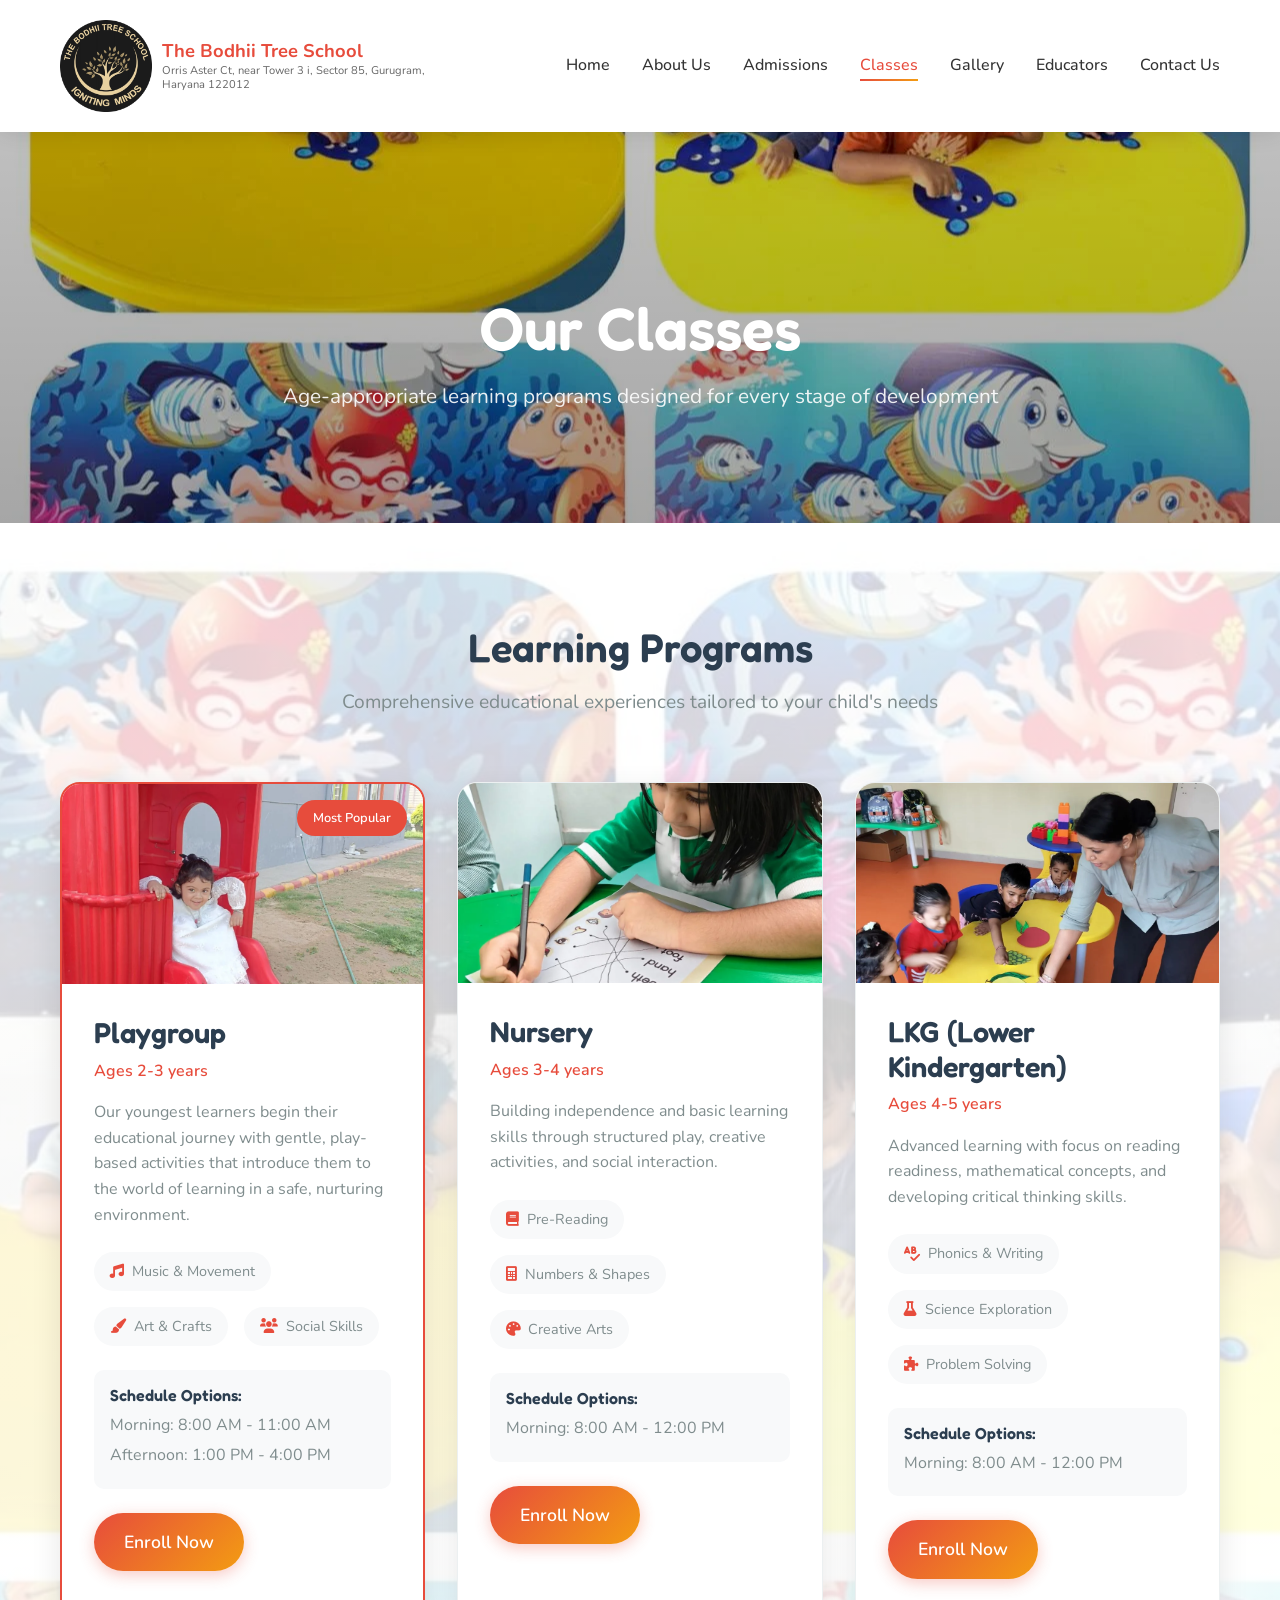
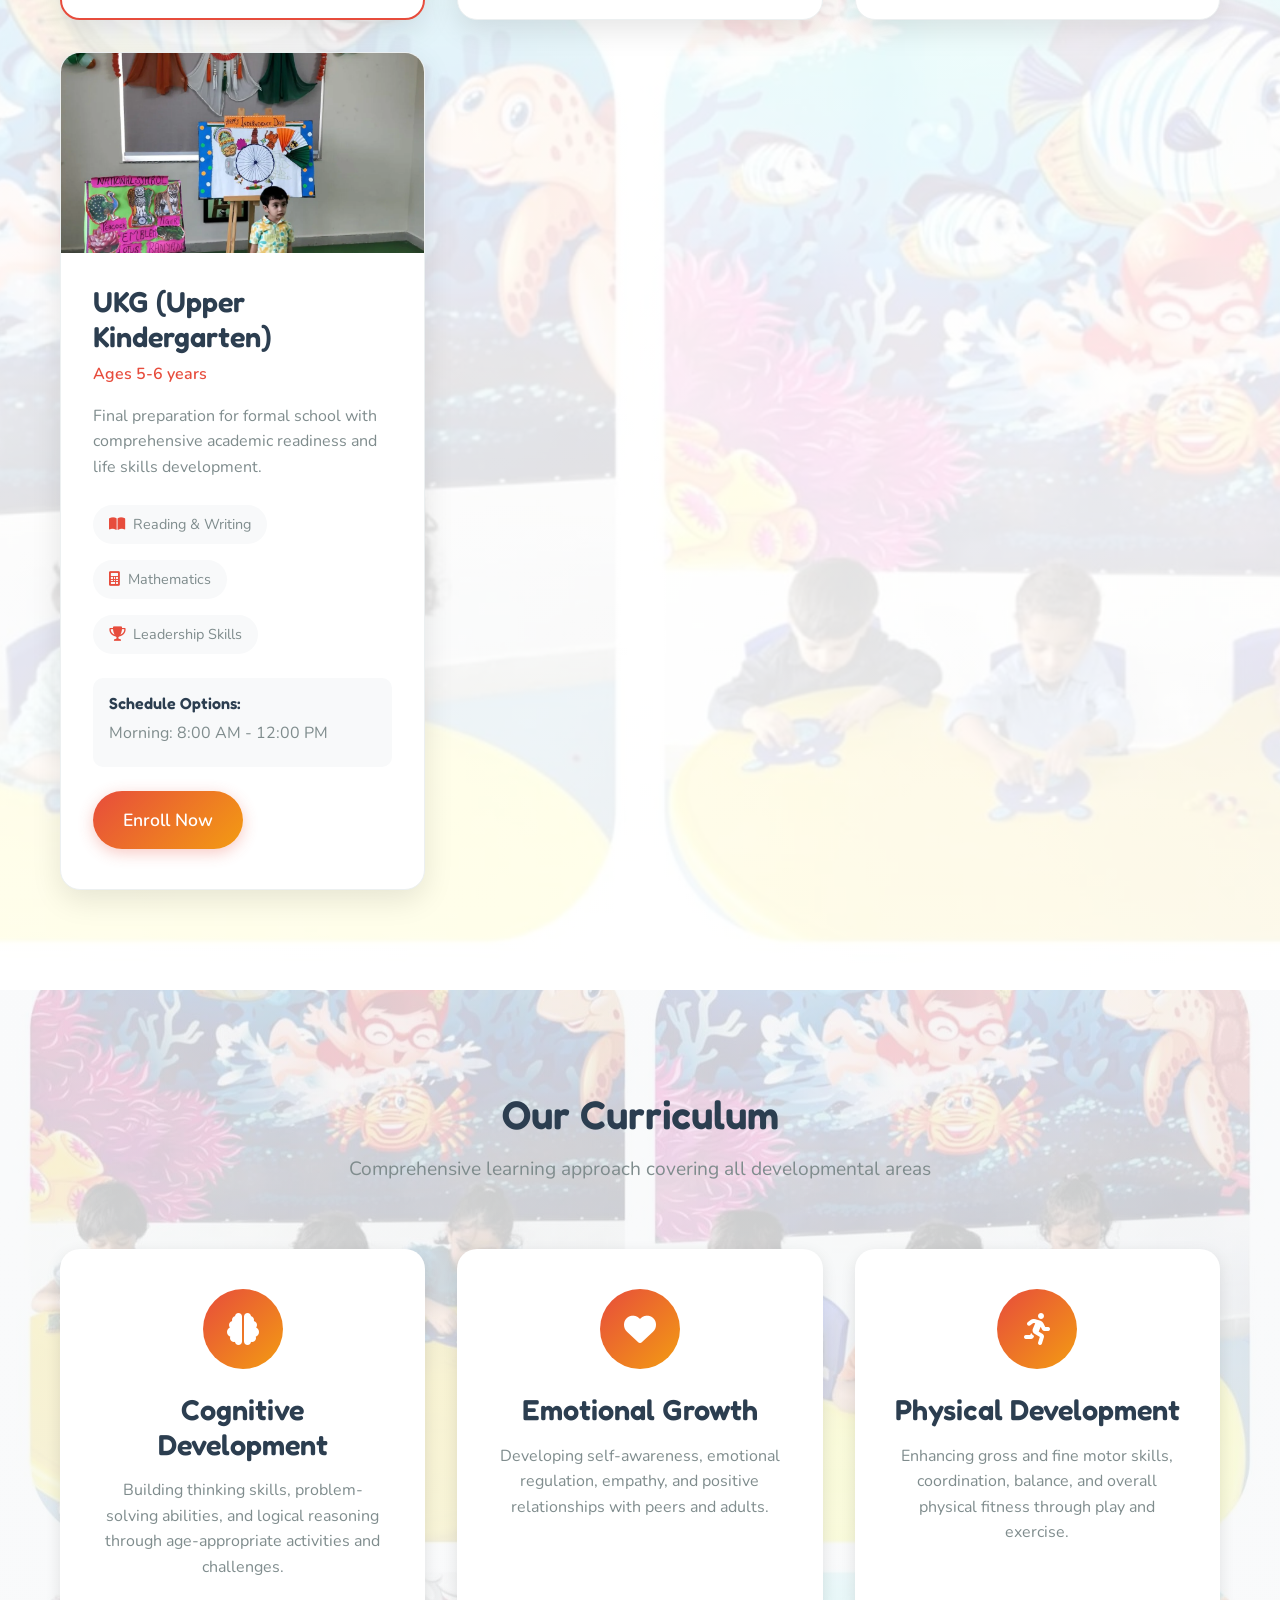
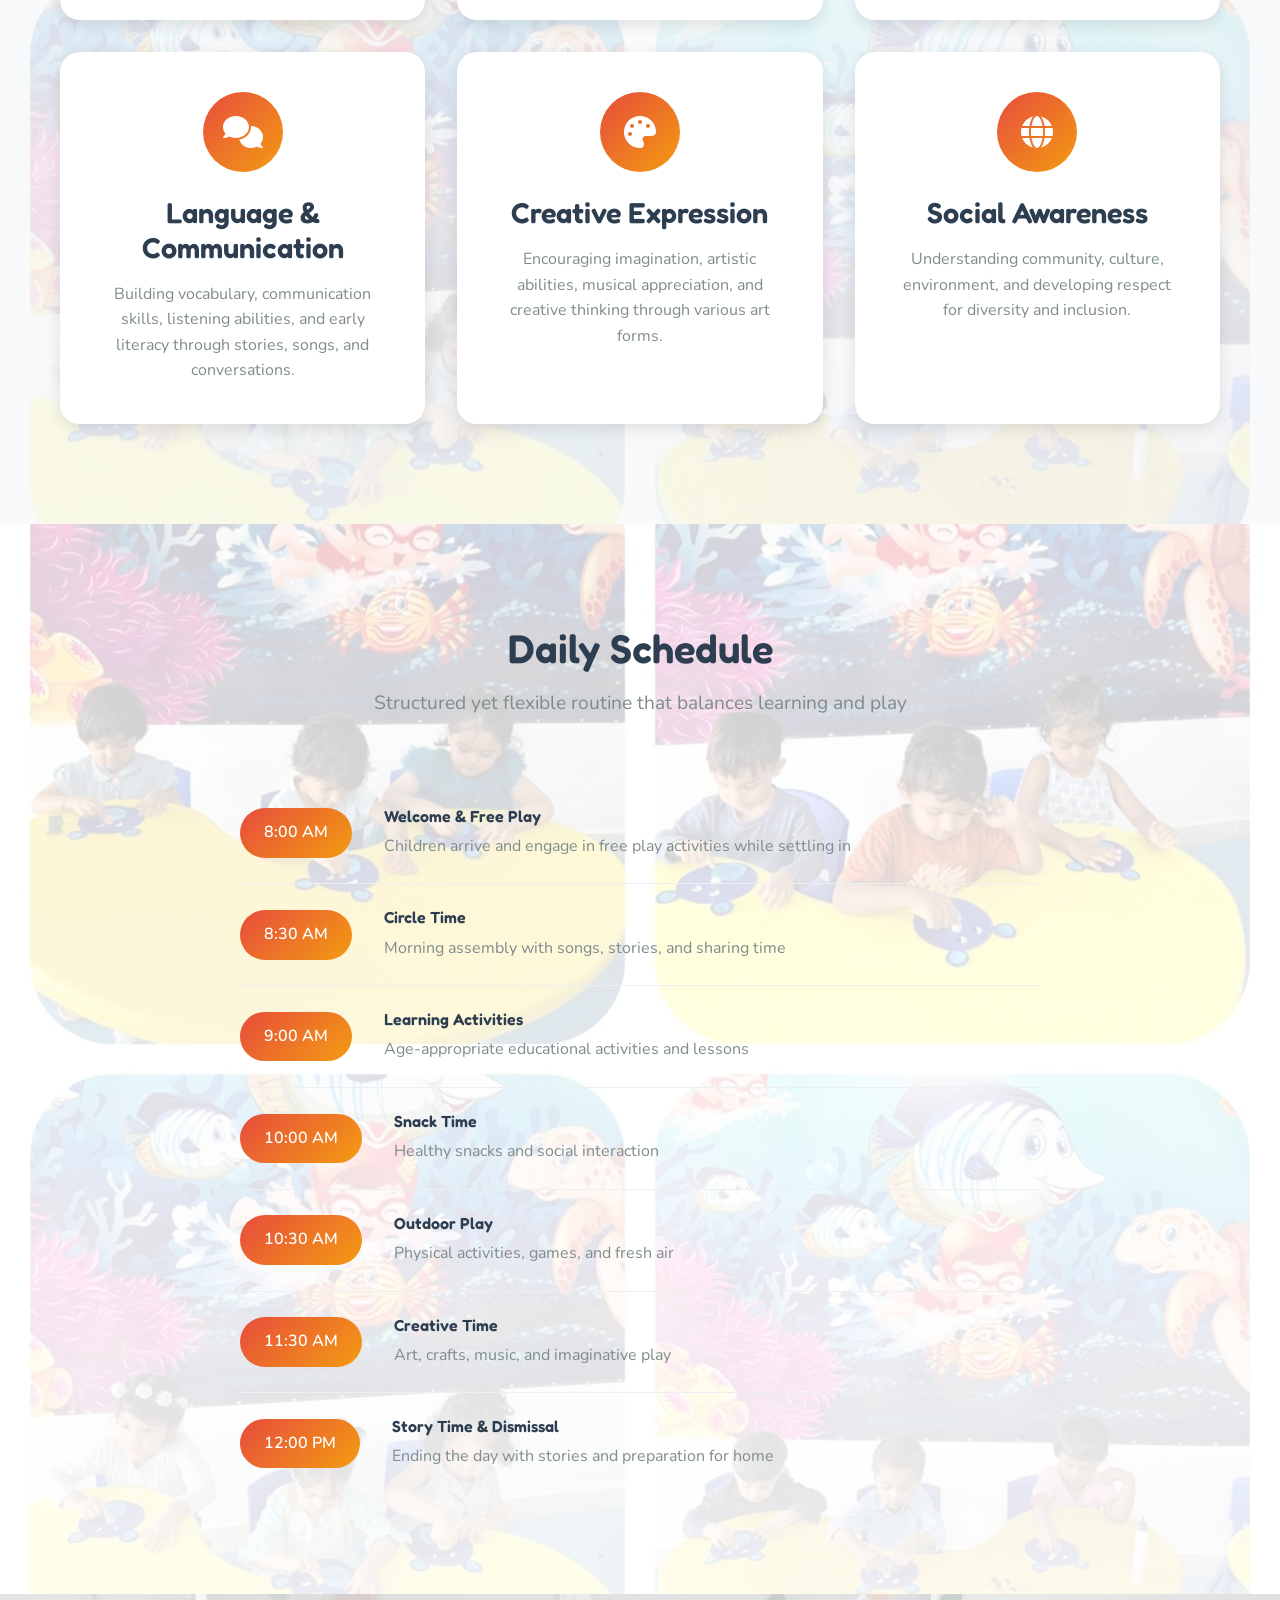
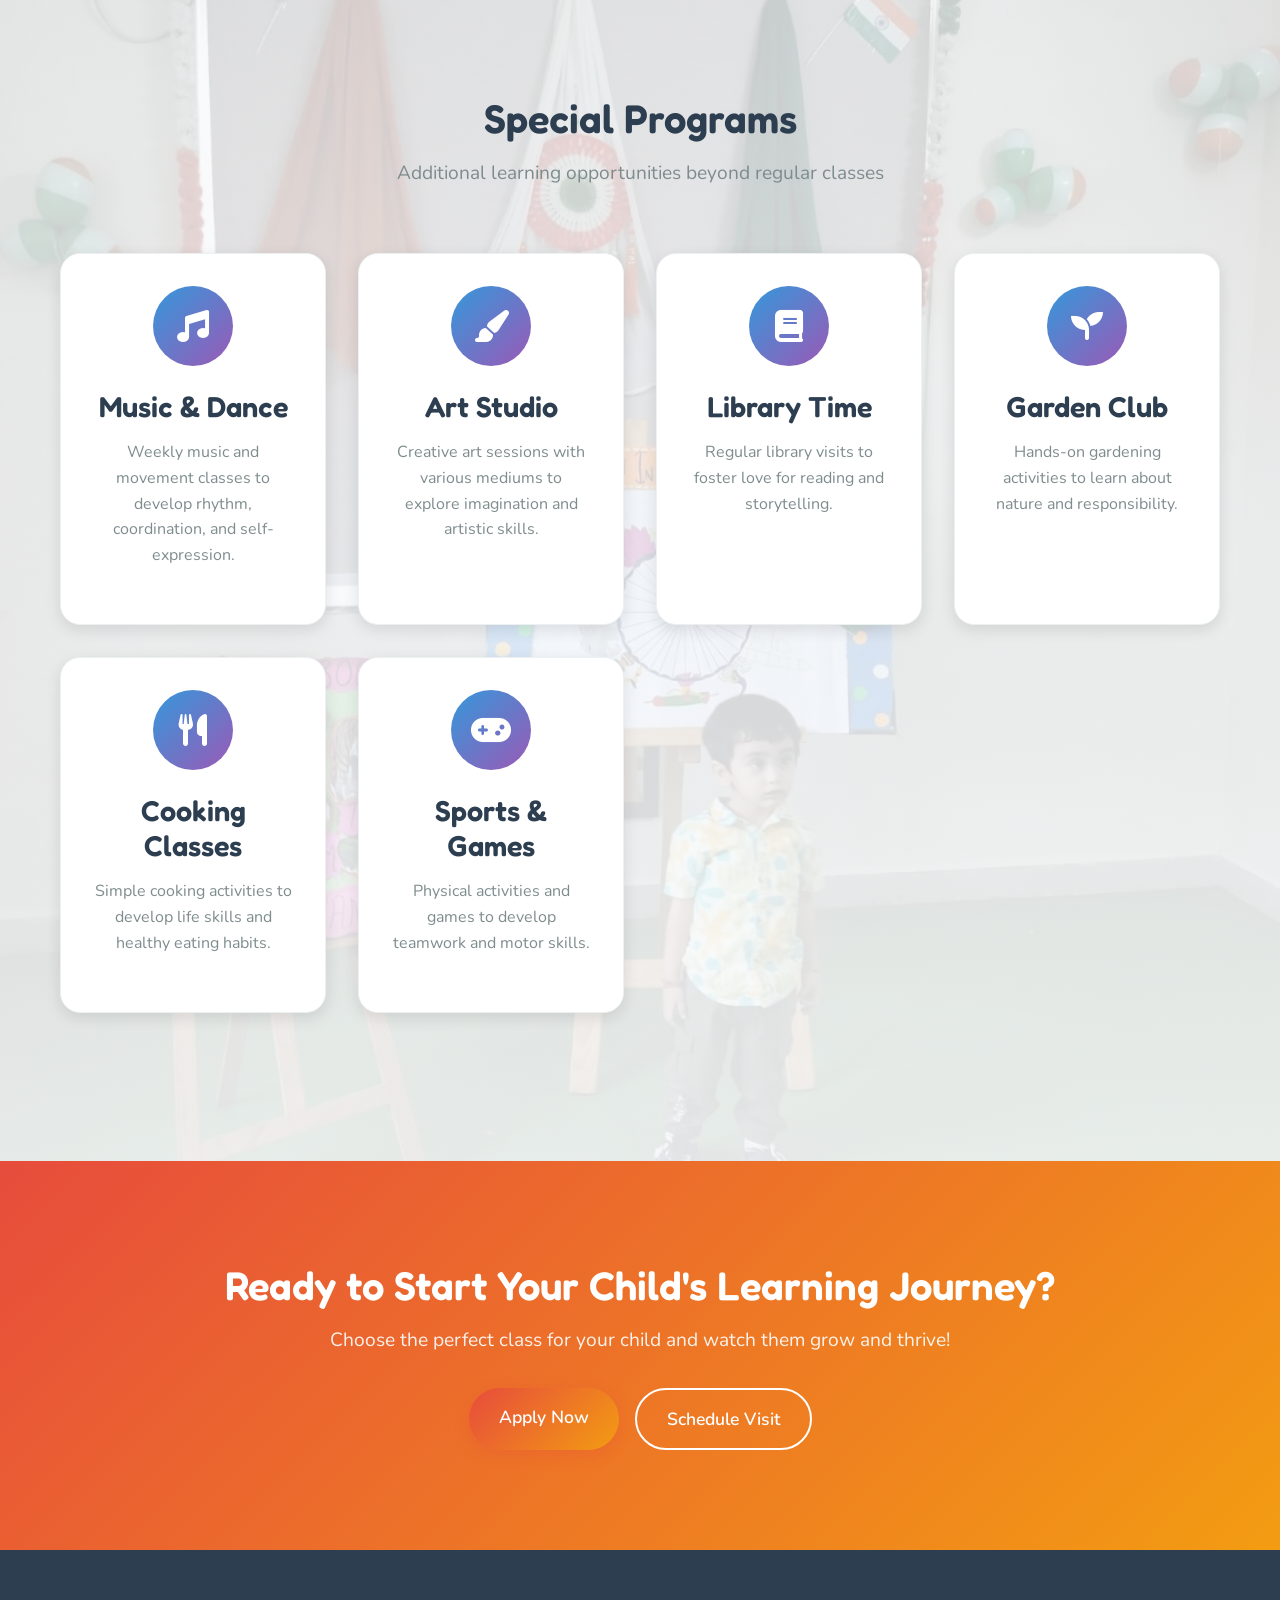
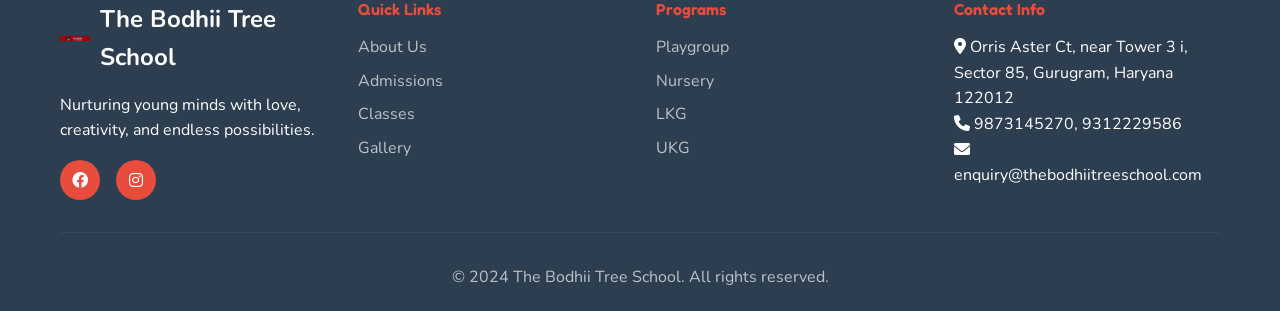
<file: classes.html>
<!DOCTYPE html>
<html lang="en">
<head>
    <meta charset="UTF-8">
    <meta name="viewport" content="width=device-width, initial-scale=1.0">
    <meta name="description" content="Explore our classes at The Bodhii Tree School - Playgroup, Nursery, LKG, and UKG. Age-appropriate learning programs for children 2-6 years.">
    <title>Classes - The Bodhii Tree School</title>
    <link rel="stylesheet" href="style.css">
    <link href="https://fonts.googleapis.com/css2?family=Fredoka:wght@300;400;500;600;700&family=Nunito:wght@300;400;600;700&display=swap" rel="stylesheet">
    <link rel="stylesheet" href="https://cdnjs.cloudflare.com/ajax/libs/font-awesome/6.0.0/css/all.min.css">
</head>
<body>
    <!-- Navigation -->
    <nav class="navbar">
        <div class="nav-container">
            <div class="nav-logo">
                <img src="Images/LOGO_NEW.jfif" alt="The Bodhii Tree School Logo" class="logo-img">
                <div class="logo-text">
                    <span class="logo-name">The Bodhii Tree School</span>
                    <span class="logo-address">Orris Aster Ct, near Tower 3 i, Sector 85, Gurugram, Haryana 122012</span>
                </div>
            </div>
            <ul class="nav-menu">
                <li class="nav-item">
                    <a href="index.html" class="nav-link">Home</a>
                </li>
                <li class="nav-item">
                    <a href="about.html" class="nav-link">About Us</a>
                </li>
                <li class="nav-item">
                    <a href="admissions.html" class="nav-link">Admissions</a>
                </li>
                <li class="nav-item">
                    <a href="classes.html" class="nav-link active">Classes</a>
                </li>
                <li class="nav-item">
                    <a href="gallery.html" class="nav-link">Gallery</a>
                </li>
                <li class="nav-item">
                    <a href="educators.html" class="nav-link">Educators</a>
                </li>
                <li class="nav-item">
                    <a href="contact.html" class="nav-link">Contact Us</a>
                </li>
            </ul>
            <div class="hamburger">
                <span class="bar"></span>
                <span class="bar"></span>
                <span class="bar"></span>
            </div>
        </div>
    </nav>

    <!-- Page Header -->
    <section class="page-header" style="--page-header-bg: url('Images/header/class.webp');">
        <div class="container">
            <h1>Our Classes</h1>
            <p>Age-appropriate learning programs designed for every stage of development</p>
        </div>
    </section>

    <!-- Classes Overview -->
    <section class="classes-overview">
        <div class="container">
            <div class="section-header">
                <h2>Learning Programs</h2>
                <p>Comprehensive educational experiences tailored to your child's needs</p>
            </div>
            <div class="classes-grid">
                <div class="class-card featured">
                    <div class="class-image">
                        <img src="Images/gallery/play.webp" alt="Playgroup" loading="lazy" decoding="async">
                    </div>
                    <div class="class-content">
                        <div class="class-badge">Most Popular</div>
                        <h3>Playgroup</h3>
                        <p class="age-range">Ages 2-3 years</p>
                        <p class="class-description">Our youngest learners begin their educational journey with gentle, play-based activities that introduce them to the world of learning in a safe, nurturing environment.</p>
                        <div class="class-features">
                            <div class="feature">
                                <i class="fas fa-music"></i>
                                <span>Music & Movement</span>
                            </div>
                            <div class="feature">
                                <i class="fas fa-paint-brush"></i>
                                <span>Art & Crafts</span>
                            </div>
                            <div class="feature">
                                <i class="fas fa-users"></i>
                                <span>Social Skills</span>
                            </div>
                        </div>
                        <div class="class-schedule">
                            <h4>Schedule Options:</h4>
                            <p>Morning: 8:00 AM - 11:00 AM</p>
                            <p>Afternoon: 1:00 PM - 4:00 PM</p>
                        </div>
                        <a href="admissions.html" class="btn btn-primary">Enroll Now</a>
                    </div>
                </div>

                <div class="class-card">
                    <div class="class-image">
                        <img src="Images/gallery/Learning.webp" alt="Nursery" loading="lazy" decoding="async">
                    </div>
                    <div class="class-content">
                        <h3>Nursery</h3>
                        <p class="age-range">Ages 3-4 years</p>
                        <p class="class-description">Building independence and basic learning skills through structured play, creative activities, and social interaction.</p>
                        <div class="class-features">
                            <div class="feature">
                                <i class="fas fa-book"></i>
                                <span>Pre-Reading</span>
                            </div>
                            <div class="feature">
                                <i class="fas fa-calculator"></i>
                                <span>Numbers & Shapes</span>
                            </div>
                            <div class="feature">
                                <i class="fas fa-palette"></i>
                                <span>Creative Arts</span>
                            </div>
                        </div>
                        <div class="class-schedule">
                            <h4>Schedule Options:</h4>
                            <p>Morning: 8:00 AM - 12:00 PM</p>
                        </div>
                        <a href="admissions.html" class="btn btn-primary">Enroll Now</a>
                    </div>
                </div>

                <div class="class-card">
                    <div class="class-image">
                        <img src="Images/gallery/art.webp" alt="LKG Lower Kindergarten" loading="lazy" decoding="async">
                    </div>
                    <div class="class-content">
                        <h3>LKG (Lower Kindergarten)</h3>
                        <p class="age-range">Ages 4-5 years</p>
                        <p class="class-description">Advanced learning with focus on reading readiness, mathematical concepts, and developing critical thinking skills.</p>
                        <div class="class-features">
                            <div class="feature">
                                <i class="fas fa-spell-check"></i>
                                <span>Phonics & Writing</span>
                            </div>
                            <div class="feature">
                                <i class="fas fa-flask"></i>
                                <span>Science Exploration</span>
                            </div>
                            <div class="feature">
                                <i class="fas fa-puzzle-piece"></i>
                                <span>Problem Solving</span>
                            </div>
                        </div>
                        <div class="class-schedule">
                            <h4>Schedule Options:</h4>
                            <p>Morning: 8:00 AM - 12:00 PM</p>
                        </div>
                        <a href="admissions.html" class="btn btn-primary">Enroll Now</a>
                    </div>
                </div>

                <div class="class-card">
                    <div class="class-image">
                        <img src="Images/gallery/dance_music.webp" alt="UKG Upper Kindergarten" loading="lazy" decoding="async">
                    </div>
                    <div class="class-content">
                        <h3>UKG (Upper Kindergarten)</h3>
                        <p class="age-range">Ages 5-6 years</p>
                        <p class="class-description">Final preparation for formal school with comprehensive academic readiness and life skills development.</p>
                        <div class="class-features">
                            <div class="feature">
                                <i class="fas fa-book-open"></i>
                                <span>Reading & Writing</span>
                            </div>
                            <div class="feature">
                                <i class="fas fa-calculator"></i>
                                <span>Mathematics</span>
                            </div>
                            <div class="feature">
                                <i class="fas fa-trophy"></i>
                                <span>Leadership Skills</span>
                            </div>
                        </div>
                        <div class="class-schedule">
                            <h4>Schedule Options:</h4>
                            <p>Morning: 8:00 AM - 12:00 PM</p>
                        </div>
                        <a href="admissions.html" class="btn btn-primary">Enroll Now</a>
                    </div>
                </div>
            </div>
        </div>
    </section>

    <!-- Curriculum -->
    <section class="curriculum">
        <div class="container">
            <div class="section-header">
                <h2>Our Curriculum</h2>
                <p>Comprehensive learning approach covering all developmental areas</p>
            </div>
            <div class="curriculum-grid">
                <div class="curriculum-item">
                    <div class="curriculum-icon">
                        <i class="fas fa-brain"></i>
                    </div>
                    <h3>Cognitive Development</h3>
                    <p>Building thinking skills, problem-solving abilities, and logical reasoning through age-appropriate activities and challenges.</p>
                </div>
                <div class="curriculum-item">
                    <div class="curriculum-icon">
                        <i class="fas fa-heart"></i>
                    </div>
                    <h3>Emotional Growth</h3>
                    <p>Developing self-awareness, emotional regulation, empathy, and positive relationships with peers and adults.</p>
                </div>
                <div class="curriculum-item">
                    <div class="curriculum-icon">
                        <i class="fas fa-running"></i>
                    </div>
                    <h3>Physical Development</h3>
                    <p>Enhancing gross and fine motor skills, coordination, balance, and overall physical fitness through play and exercise.</p>
                </div>
                <div class="curriculum-item">
                    <div class="curriculum-icon">
                        <i class="fas fa-comments"></i>
                    </div>
                    <h3>Language & Communication</h3>
                    <p>Building vocabulary, communication skills, listening abilities, and early literacy through stories, songs, and conversations.</p>
                </div>
                <div class="curriculum-item">
                    <div class="curriculum-icon">
                        <i class="fas fa-palette"></i>
                    </div>
                    <h3>Creative Expression</h3>
                    <p>Encouraging imagination, artistic abilities, musical appreciation, and creative thinking through various art forms.</p>
                </div>
                <div class="curriculum-item">
                    <div class="curriculum-icon">
                        <i class="fas fa-globe"></i>
                    </div>
                    <h3>Social Awareness</h3>
                    <p>Understanding community, culture, environment, and developing respect for diversity and inclusion.</p>
                </div>
            </div>
        </div>
    </section>

    <!-- Daily Schedule -->
    <section class="daily-schedule">
        <div class="container">
            <div class="section-header">
                <h2>Daily Schedule</h2>
                <p>Structured yet flexible routine that balances learning and play</p>
            </div>
            <div class="schedule-timeline">
                <div class="schedule-item">
                    <div class="time">8:00 AM</div>
                    <div class="activity">
                        <h4>Welcome & Free Play</h4>
                        <p>Children arrive and engage in free play activities while settling in</p>
                    </div>
                </div>
                <div class="schedule-item">
                    <div class="time">8:30 AM</div>
                    <div class="activity">
                        <h4>Circle Time</h4>
                        <p>Morning assembly with songs, stories, and sharing time</p>
                    </div>
                </div>
                <div class="schedule-item">
                    <div class="time">9:00 AM</div>
                    <div class="activity">
                        <h4>Learning Activities</h4>
                        <p>Age-appropriate educational activities and lessons</p>
                    </div>
                </div>
                <div class="schedule-item">
                    <div class="time">10:00 AM</div>
                    <div class="activity">
                        <h4>Snack Time</h4>
                        <p>Healthy snacks and social interaction</p>
                    </div>
                </div>
                <div class="schedule-item">
                    <div class="time">10:30 AM</div>
                    <div class="activity">
                        <h4>Outdoor Play</h4>
                        <p>Physical activities, games, and fresh air</p>
                    </div>
                </div>
                <div class="schedule-item">
                    <div class="time">11:30 AM</div>
                    <div class="activity">
                        <h4>Creative Time</h4>
                        <p>Art, crafts, music, and imaginative play</p>
                    </div>
                </div>
                <div class="schedule-item">
                    <div class="time">12:00 PM</div>
                    <div class="activity">
                        <h4>Story Time & Dismissal</h4>
                        <p>Ending the day with stories and preparation for home</p>
                    </div>
                </div>
            </div>
        </div>
    </section>

    <!-- Special Programs -->
    <section class="special-programs">
        <div class="container">
            <div class="section-header">
                <h2>Special Programs</h2>
                <p>Additional learning opportunities beyond regular classes</p>
            </div>
            <div class="programs-grid">
                <div class="program-card">
                    <div class="program-icon">
                        <i class="fas fa-music"></i>
                    </div>
                    <h3>Music & Dance</h3>
                    <p>Weekly music and movement classes to develop rhythm, coordination, and self-expression.</p>
                </div>
                <div class="program-card">
                    <div class="program-icon">
                        <i class="fas fa-paint-brush"></i>
                    </div>
                    <h3>Art Studio</h3>
                    <p>Creative art sessions with various mediums to explore imagination and artistic skills.</p>
                </div>
                <div class="program-card">
                    <div class="program-icon">
                        <i class="fas fa-book"></i>
                    </div>
                    <h3>Library Time</h3>
                    <p>Regular library visits to foster love for reading and storytelling.</p>
                </div>
                <div class="program-card">
                    <div class="program-icon">
                        <i class="fas fa-seedling"></i>
                    </div>
                    <h3>Garden Club</h3>
                    <p>Hands-on gardening activities to learn about nature and responsibility.</p>
                </div>
                <div class="program-card">
                    <div class="program-icon">
                        <i class="fas fa-utensils"></i>
                    </div>
                    <h3>Cooking Classes</h3>
                    <p>Simple cooking activities to develop life skills and healthy eating habits.</p>
                </div>
                <div class="program-card">
                    <div class="program-icon">
                        <i class="fas fa-gamepad"></i>
                    </div>
                    <h3>Sports & Games</h3>
                    <p>Physical activities and games to develop teamwork and motor skills.</p>
                </div>
            </div>
        </div>
    </section>

    <!-- CTA Section -->
    <section class="cta">
        <div class="container">
            <div class="cta-content">
                <h2>Ready to Start Your Child's Learning Journey?</h2>
                <p>Choose the perfect class for your child and watch them grow and thrive!</p>
                <div class="cta-buttons">
                    <a href="admissions.html" class="btn btn-primary">Apply Now</a>
                    <a href="contact.html" class="btn btn-secondary">Schedule Visit</a>
                </div>
            </div>
        </div>
    </section>

    <!-- Footer -->
    <footer class="footer">
        <div class="container">
            <div class="footer-content">
                <div class="footer-section">
                    <div class="footer-logo">
                        <img src="Images/LOGO.PNG" alt="The Bodhii Tree School Logo" class="footer-logo-img">
                        <span>The Bodhii Tree School</span>
                    </div>
                    <p>Nurturing young minds with love, creativity, and endless possibilities.</p>
                    <div class="social-links">
                        <a href="https://www.facebook.com/share/1T9mQQ9HFo/" target="_blank" rel="noopener noreferrer"><i class="fab fa-facebook"></i></a>
                        <a href="https://www.instagram.com/thebodhiitree?igsh=OWZydTZrcGZzMHhi" target="_blank" rel="noopener noreferrer"><i class="fab fa-instagram"></i></a>
                    </div>
                </div>
                <div class="footer-section">
                    <h4>Quick Links</h4>
                    <ul>
                        <li><a href="about.html">About Us</a></li>
                        <li><a href="admissions.html">Admissions</a></li>
                        <li><a href="classes.html">Classes</a></li>
                        <li><a href="gallery.html">Gallery</a></li>
                    </ul>
                </div>
                <div class="footer-section">
                    <h4>Programs</h4>
                    <ul>
                        <li><a href="classes.html">Playgroup</a></li>
                        <li><a href="classes.html">Nursery</a></li>
                        <li><a href="classes.html">LKG</a></li>
                        <li><a href="classes.html">UKG</a></li>
                    </ul>
                </div>
                <div class="footer-section">
                    <h4>Contact Info</h4>
                    <p><i class="fas fa-map-marker-alt"></i> Orris Aster Ct, near Tower 3 i, Sector 85, Gurugram, Haryana 122012</p>
                    <p><i class="fas fa-phone"></i> 9873145270, 9312229586</p>
                    <p><i class="fas fa-envelope"></i> enquiry@thebodhiitreeschool.com</p>
                </div>
            </div>
            <div class="footer-bottom">
                <p>&copy; 2024 The Bodhii Tree School. All rights reserved.</p>
            </div>
        </div>
    </footer>

    <script src="script.js"></script>
</body>
</html>
</file>
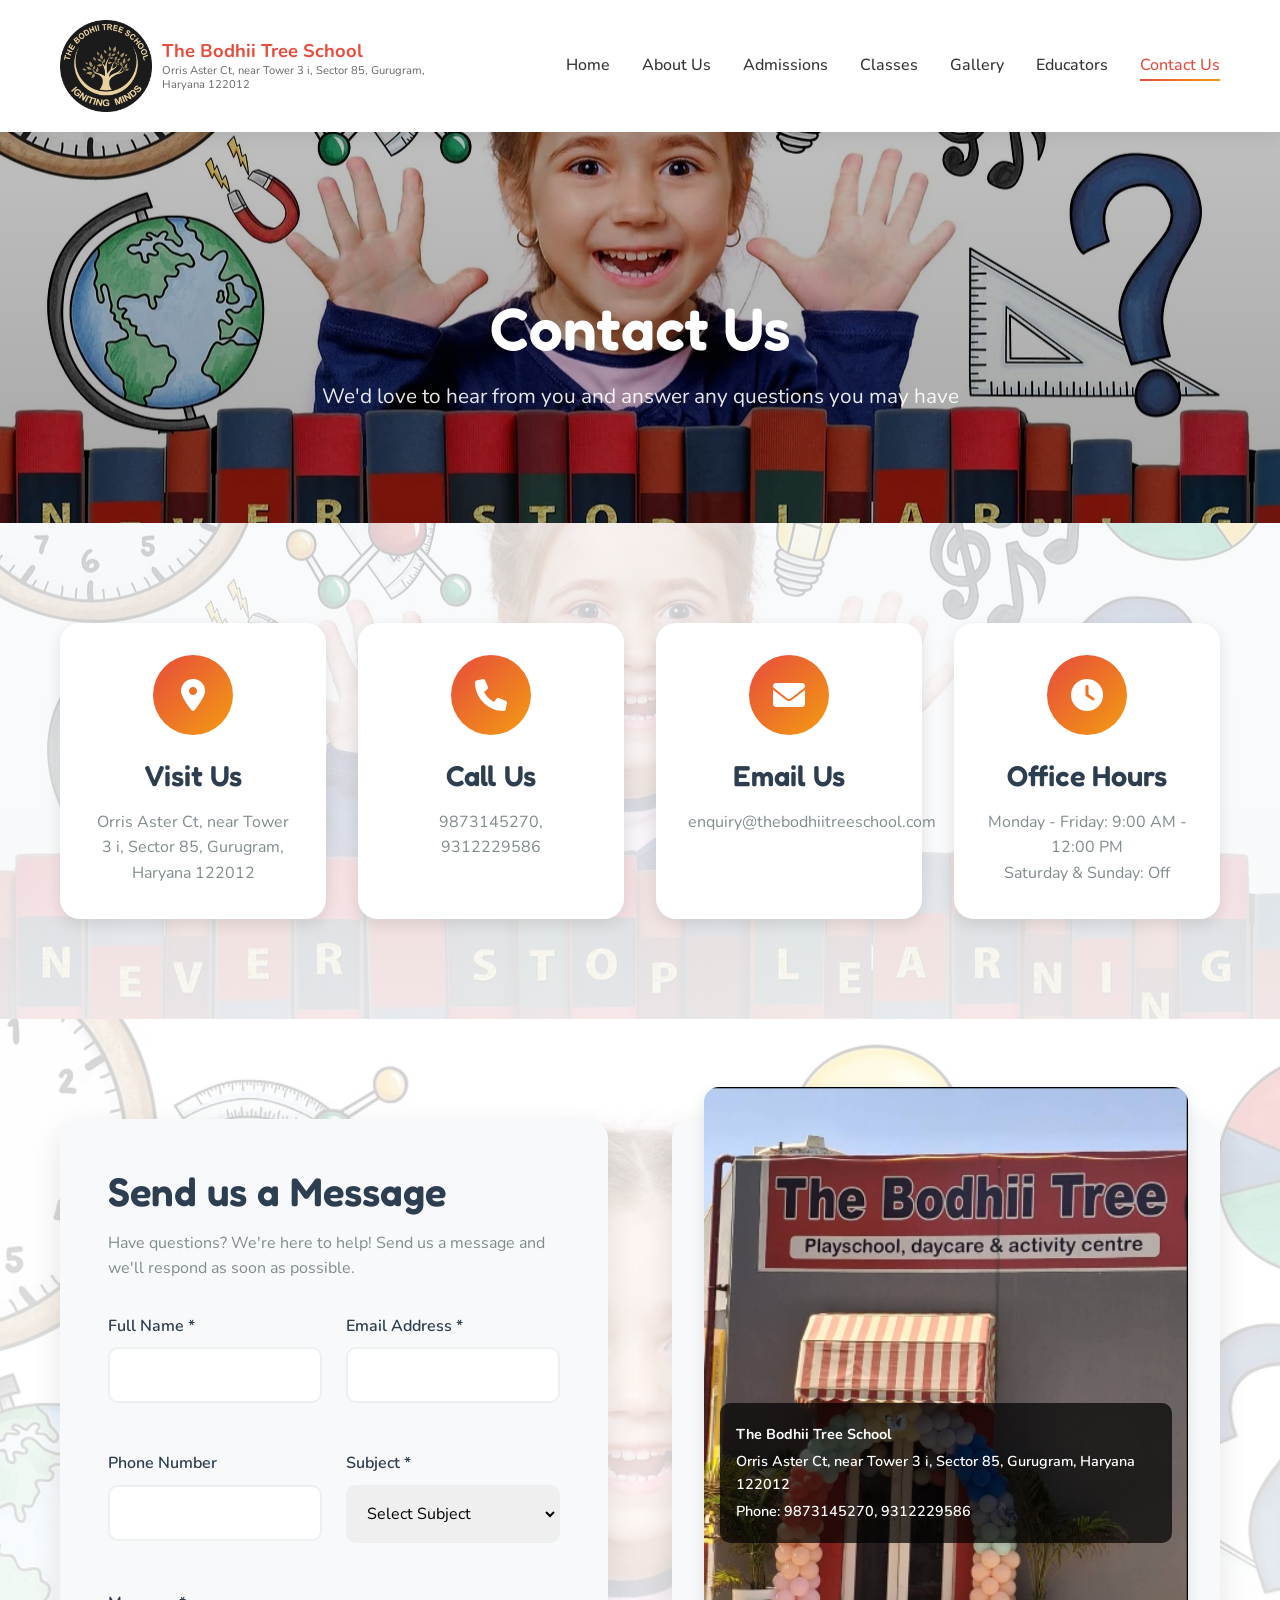
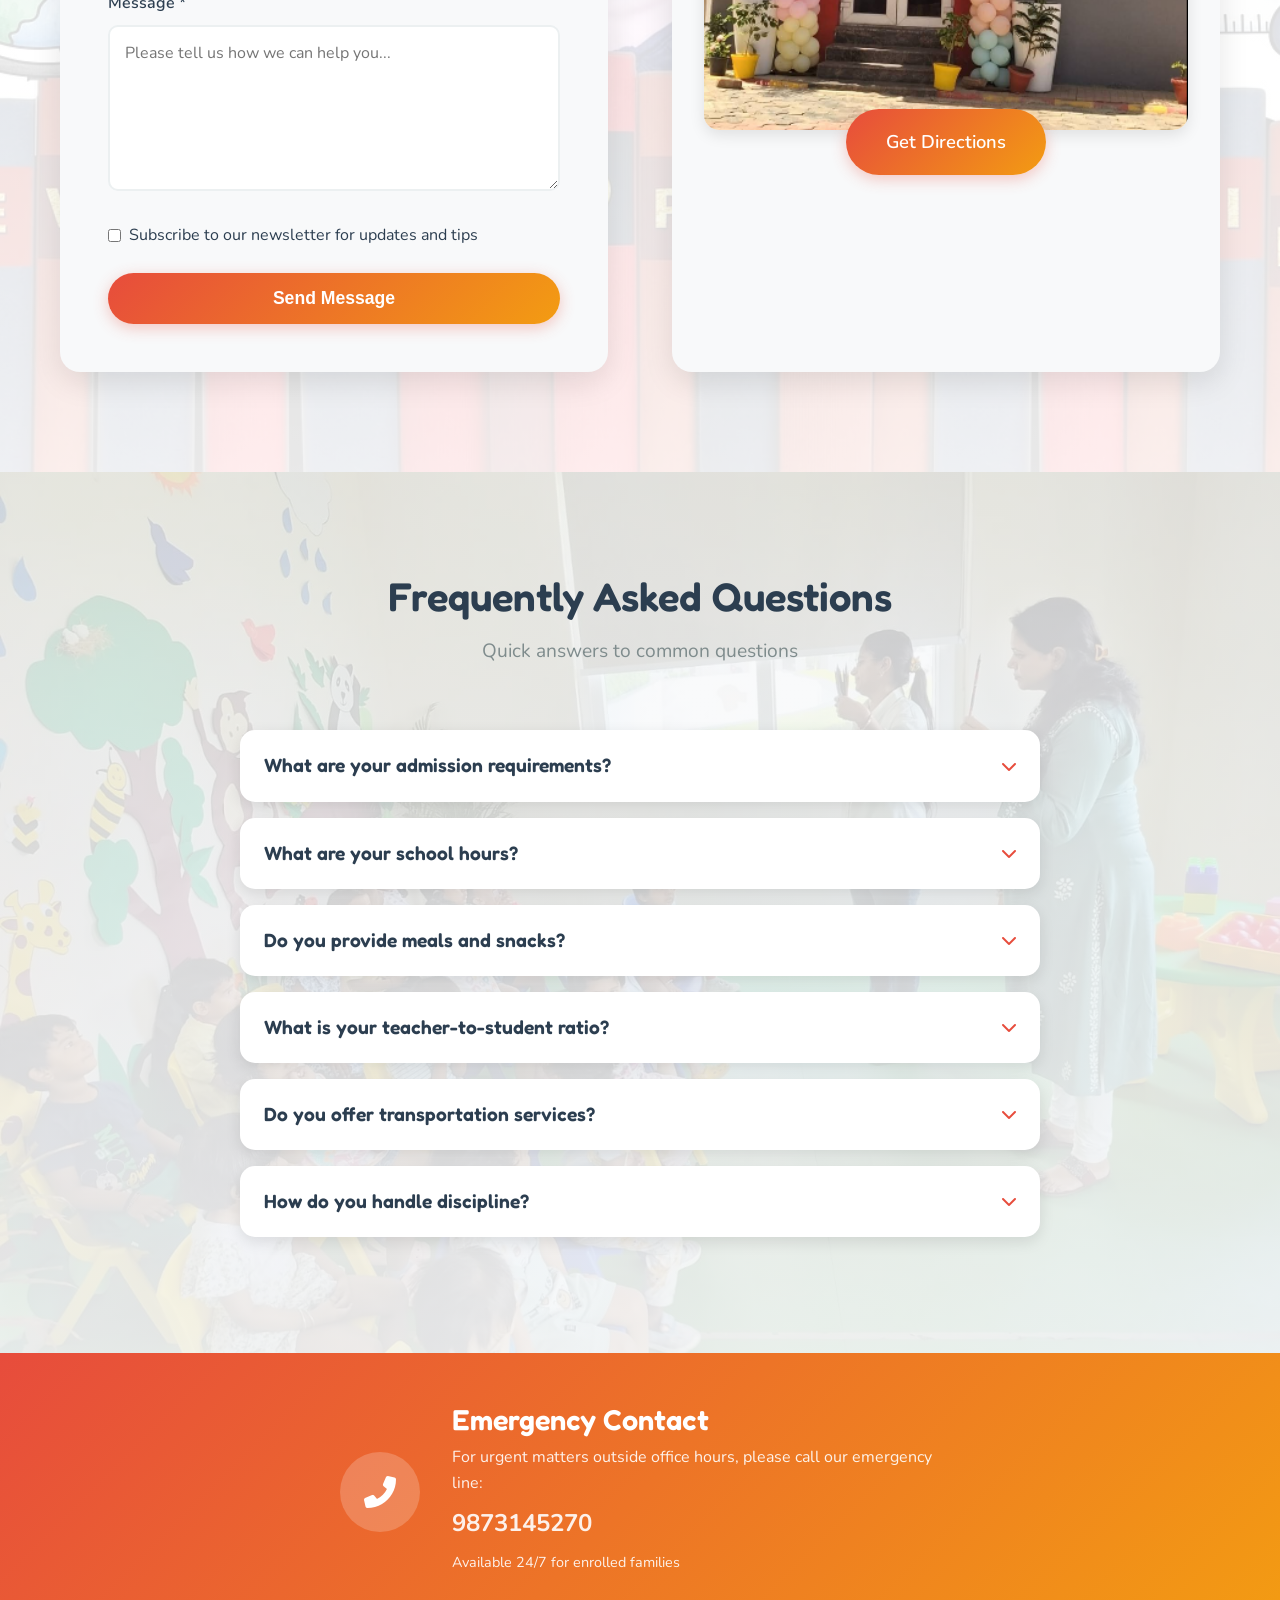
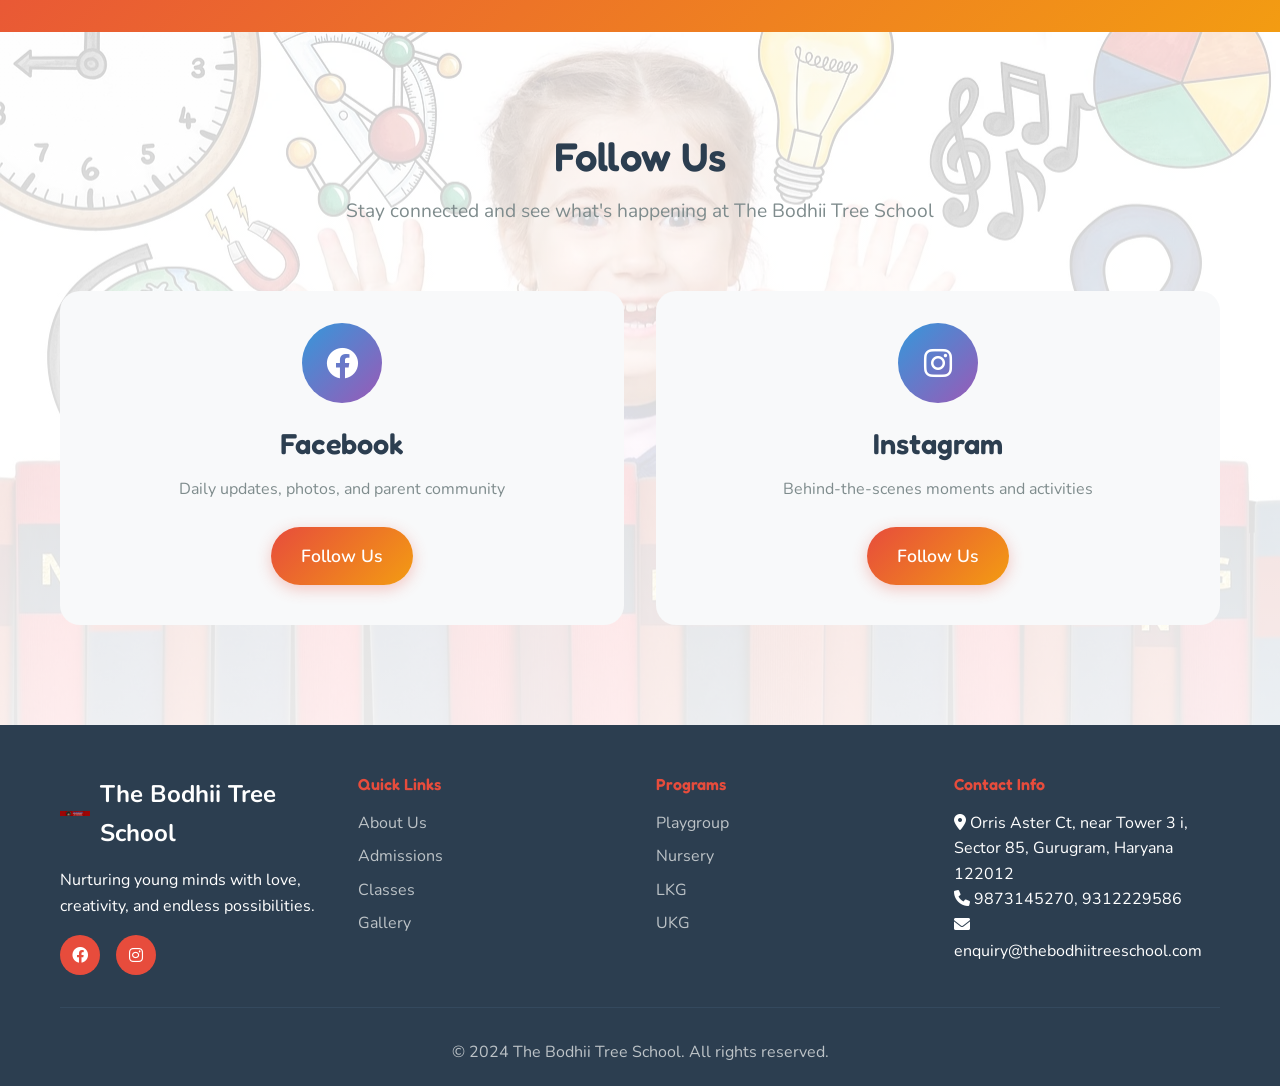
<file: contact.html>
<!DOCTYPE html>
<html lang="en">
<head>
    <meta charset="UTF-8">
    <meta name="viewport" content="width=device-width, initial-scale=1.0">
    <meta name="description" content="Contact The Bodhii Tree School - Get in touch for admissions, school visits, or any questions. Find our address, phone, and contact form.">
    <title>Contact Us - The Bodhii Tree School</title>
    <link rel="stylesheet" href="style.css">
    <link href="https://fonts.googleapis.com/css2?family=Fredoka:wght@300;400;500;600;700&family=Nunito:wght@300;400;600;700&display=swap" rel="stylesheet">
    <link rel="stylesheet" href="https://cdnjs.cloudflare.com/ajax/libs/font-awesome/6.0.0/css/all.min.css">
</head>
<body>
    <!-- Navigation -->
    <nav class="navbar">
        <div class="nav-container">
            <div class="nav-logo">
                <img src="Images/LOGO_NEW.jfif" alt="The Bodhii Tree School Logo" class="logo-img">
                <div class="logo-text">
                    <span class="logo-name">The Bodhii Tree School</span>
                    <span class="logo-address">Orris Aster Ct, near Tower 3 i, Sector 85, Gurugram, Haryana 122012</span>
                </div>
            </div>
            <ul class="nav-menu">
                <li class="nav-item">
                    <a href="index.html" class="nav-link">Home</a>
                </li>
                <li class="nav-item">
                    <a href="about.html" class="nav-link">About Us</a>
                </li>
                <li class="nav-item">
                    <a href="admissions.html" class="nav-link">Admissions</a>
                </li>
                <li class="nav-item">
                    <a href="classes.html" class="nav-link">Classes</a>
                </li>
                <li class="nav-item">
                    <a href="gallery.html" class="nav-link">Gallery</a></li>
                <li class="nav-item">
                    <a href="educators.html" class="nav-link">Educators</a>
                </li>
                <li class="nav-item">
                    <a href="contact.html" class="nav-link active">Contact Us</a>
                </li>
            </ul>
            <div class="hamburger">
                <span class="bar"></span>
                <span class="bar"></span>
                <span class="bar"></span>
            </div>
        </div>
    </nav>

    <!-- Page Header -->
    <section class="page-header" style="--page-header-bg: url('Images/header/contact.webp');">
        <div class="container">
            <h1>Contact Us</h1>
            <p>We'd love to hear from you and answer any questions you may have</p>
        </div>
    </section>

    <!-- Contact Info -->
    <section class="contact-info">
        <div class="container">
            <div class="contact-grid">
                <div class="contact-card">
                    <div class="contact-icon">
                        <i class="fas fa-map-marker-alt"></i>
                    </div>
                    <h3>Visit Us</h3>
                    <p>Orris Aster Ct, near Tower 3 i, Sector 85, Gurugram, Haryana 122012</p>
                </div>
                <div class="contact-card">
                    <div class="contact-icon">
                        <i class="fas fa-phone"></i>
                    </div>
                    <h3>Call Us</h3>
                    <p>9873145270, 9312229586</p>
                </div>
                <div class="contact-card">
                    <div class="contact-icon">
                        <i class="fas fa-envelope"></i>
                    </div>
                    <h3>Email Us</h3>
                    <p>enquiry@thebodhiitreeschool.com</p>
                </div>
                <div class="contact-card">
                    <div class="contact-icon">
                        <i class="fas fa-clock"></i>
                    </div>
                    <h3>Office Hours</h3>
                    <p>Monday - Friday: 9:00 AM - 12:00 PM<br>Saturday & Sunday: Off</p>
                </div>
            </div>
        </div>
    </section>

    <!-- Contact Form & Map -->
    <section class="contact-form-section">
        <div class="container">
            <div class="contact-content">
                <div class="contact-form-container">
                    <div class="form-header">
                        <h2>Send us a Message</h2>
                        <p>Have questions? We're here to help! Send us a message and we'll respond as soon as possible.</p>
                    </div>
                    <form class="contact-form" id="contactForm">
                        <div class="form-row">
                            <div class="form-group">
                                <label for="name">Full Name *</label>
                                <input type="text" id="name" name="name" required>
                            </div>
                            <div class="form-group">
                                <label for="email">Email Address *</label>
                                <input type="email" id="email" name="email" required>
                            </div>
                        </div>
                        <div class="form-row">
                            <div class="form-group">
                                <label for="phone">Phone Number</label>
                                <input type="tel" id="phone" name="phone">
                            </div>
                            <div class="form-group">
                                <label for="subject">Subject *</label>
                                <select id="subject" name="subject" required>
                                    <option value="">Select Subject</option>
                                    <option value="admissions">Admissions Inquiry</option>
                                    <option value="visit">Schedule School Visit</option>
                                    <option value="programs">Program Information</option>
                                    <option value="general">General Question</option>
                                    <option value="other">Other</option>
                                </select>
                            </div>
                        </div>
                        <div class="form-group">
                            <label for="message">Message *</label>
                            <textarea id="message" name="message" rows="6" required placeholder="Please tell us how we can help you..."></textarea>
                        </div>
                        <div class="form-group checkbox-group">
                            <input type="checkbox" id="newsletter" name="newsletter">
                            <label for="newsletter">Subscribe to our newsletter for updates and tips</label>
                        </div>
                        <button type="submit" class="btn btn-primary">Send Message</button>
                    </form>
                </div>
                <div class="map-container">
                    <div class="map-header">
                        <h3>Find Us</h3>
                        <p>Visit our campus in Gurgaon City</p>
                    </div>
                    <div class="map-placeholder">
                        <img src="Images/map.PNG" alt="The Bodhii Tree School Location Map" loading="lazy" decoding="async" style="width: 100%; height: auto; border-radius: 15px; box-shadow: 0 5px 15px rgba(0,0,0,0.1);">
                        <div class="map-info" style="margin-top: 1rem;">
                            <p><strong>The Bodhii Tree School</strong></p>
                            <p>Orris Aster Ct, near Tower 3 i, Sector 85, Gurugram, Haryana 122012</p>
                            <p>Phone: 9873145270, 9312229586</p>
                        </div>
                    </div>
                    <div class="map-directions">
                        <h4>Directions</h4>
                        <p>We're located in Orris Aster Court, near Tower 3i in Sector 85, Gurugram. Convenient parking available.</p>
                        <a href="https://www.google.com/maps/place/The+Bodhii+Tree+School/@28.4062081,76.9335222,15z/data=!4m6!3m5!1s0x390d3d61270c7807:0x23c1dcca67b2e1aa!8m2!3d28.4062085!4d76.9525776!16s%2Fg%2F11m65jjrvg?entry=ttu&g_ep=EgoyMDI2MDEyMS4wIKXMDSoKLDEwMDc5MjA2OUgBUAM%3D" target="_blank" rel="noopener noreferrer" class="btn btn-primary" style="padding: 18px 40px; font-size: 1.15rem; margin-top: 1rem; display: inline-block;">Get Directions</a>
                    </div>
                </div>
            </div>
        </div>
    </section>

    <!-- FAQ Section -->
    <section class="faq-section">
        <div class="container">
            <div class="section-header">
                <h2>Frequently Asked Questions</h2>
                <p>Quick answers to common questions</p>
            </div>
            <div class="faq-grid">
                <div class="faq-item">
                    <div class="faq-question">
                        <h3>What are your admission requirements?</h3>
                        <i class="fas fa-chevron-down"></i>
                    </div>
                    <div class="faq-answer">
                        <p>We accept children ages 2-6 years. Basic requirements include birth certificate, immunization records, and a brief interaction session. No prior school experience is necessary.</p>
                    </div>
                </div>
                <div class="faq-item">
                    <div class="faq-question">
                        <h3>What are your school hours?</h3>
                        <i class="fas fa-chevron-down"></i>
                    </div>
                    <div class="faq-answer">
                        <p>We offer flexible schedules: Morning session (8:00 AM - 12:00 PM). Extended care is available for working parents.</p>
                    </div>
                </div>
                <div class="faq-item">
                    <div class="faq-question">
                        <h3>Do you provide meals and snacks?</h3>
                        <i class="fas fa-chevron-down"></i>
                    </div>
                    <div class="faq-answer">
                        <p>Yes! We provide healthy, nutritious snacks daily. Our certified nutritionist ensures balanced meals that children love. Special dietary requirements are accommodated.</p>
                    </div>
                </div>
                <div class="faq-item">
                    <div class="faq-question">
                        <h3>What is your teacher-to-student ratio?</h3>
                        <i class="fas fa-chevron-down"></i>
                    </div>
                    <div class="faq-answer">
                        <p>We maintain a maximum ratio of 1:8 for all age groups, ensuring personalized attention and quality care for every child.</p>
                    </div>
                </div>
                <div class="faq-item">
                    <div class="faq-question">
                        <h3>Do you offer transportation services?</h3>
                        <i class="fas fa-chevron-down"></i>
                    </div>
                    <div class="faq-answer">
                        <p>Yes, we provide safe, reliable transportation services within a 10-mile radius. All vehicles are equipped with safety seats and GPS tracking.</p>
                    </div>
                </div>
                <div class="faq-item">
                    <div class="faq-question">
                        <h3>How do you handle discipline?</h3>
                        <i class="fas fa-chevron-down"></i>
                    </div>
                    <div class="faq-answer">
                        <p>We use positive discipline techniques focused on teaching and guidance rather than punishment. Our approach helps children develop self-control and responsibility.</p>
                    </div>
                </div>
            </div>
        </div>
    </section>

    <!-- Emergency Contact -->
    <section class="emergency-contact">
        <div class="container">
            <div class="emergency-content">
                <div class="emergency-icon">
                    <i class="fas fa-phone-alt"></i>
                </div>
                <div class="emergency-info">
                    <h3>Emergency Contact</h3>
                    <p>For urgent matters outside office hours, please call our emergency line:</p>
                    <p class="emergency-number">9873145270</p>
                    <p class="emergency-note">Available 24/7 for enrolled families</p>
                </div>
            </div>
        </div>
    </section>

    <!-- Social Media -->
    <section class="social-media">
        <div class="container">
            <div class="section-header">
                <h2>Follow Us</h2>
                        <p>Stay connected and see what's happening at The Bodhii Tree School</p>
            </div>
            <div class="social-grid">
                <div class="social-card">
                    <div class="social-icon">
                        <i class="fab fa-facebook"></i>
                    </div>
                    <h3>Facebook</h3>
                    <p>Daily updates, photos, and parent community</p>
                    <a href="https://www.facebook.com/share/1T9mQQ9HFo/" target="_blank" rel="noopener noreferrer" class="btn btn-primary">Follow Us</a>
                </div>
                <div class="social-card">
                    <div class="social-icon">
                        <i class="fab fa-instagram"></i>
                    </div>
                    <h3>Instagram</h3>
                    <p>Behind-the-scenes moments and activities</p>
                    <a href="https://www.instagram.com/thebodhiitree?igsh=OWZydTZrcGZzMHhi" target="_blank" rel="noopener noreferrer" class="btn btn-primary">Follow Us</a>
                </div>
            </div>
        </div>
    </section>

    <!-- Footer -->
    <footer class="footer">
        <div class="container">
            <div class="footer-content">
                <div class="footer-section">
                    <div class="footer-logo">
                        <img src="Images/LOGO.PNG" alt="The Bodhii Tree School Logo" class="footer-logo-img">
                        <span>The Bodhii Tree School</span>
                    </div>
                    <p>Nurturing young minds with love, creativity, and endless possibilities.</p>
                    <div class="social-links">
                        <a href="https://www.facebook.com/share/1T9mQQ9HFo/" target="_blank" rel="noopener noreferrer"><i class="fab fa-facebook"></i></a>
                        <a href="https://www.instagram.com/thebodhiitree?igsh=OWZydTZrcGZzMHhi" target="_blank" rel="noopener noreferrer"><i class="fab fa-instagram"></i></a>
                    </div>
                </div>
                <div class="footer-section">
                    <h4>Quick Links</h4>
                    <ul>
                        <li><a href="about.html">About Us</a></li>
                        <li><a href="admissions.html">Admissions</a></li>
                        <li><a href="classes.html">Classes</a></li>
                        <li><a href="gallery.html">Gallery</a></li>
                    </ul>
                </div>
                <div class="footer-section">
                    <h4>Programs</h4>
                    <ul>
                        <li><a href="classes.html">Playgroup</a></li>
                        <li><a href="classes.html">Nursery</a></li>
                        <li><a href="classes.html">LKG</a></li>
                        <li><a href="classes.html">UKG</a></li>
                    </ul>
                </div>
                <div class="footer-section">
                    <h4>Contact Info</h4>
                    <p><i class="fas fa-map-marker-alt"></i> Orris Aster Ct, near Tower 3 i, Sector 85, Gurugram, Haryana 122012</p>
                    <p><i class="fas fa-phone"></i> 9873145270, 9312229586</p>
                    <p><i class="fas fa-envelope"></i> enquiry@thebodhiitreeschool.com</p>
                </div>
            </div>
            <div class="footer-bottom">
                <p>&copy; 2024 The Bodhii Tree School. All rights reserved.</p>
            </div>
        </div>
    </footer>

    <script src="script.js"></script>
</body>
</html>
</file>
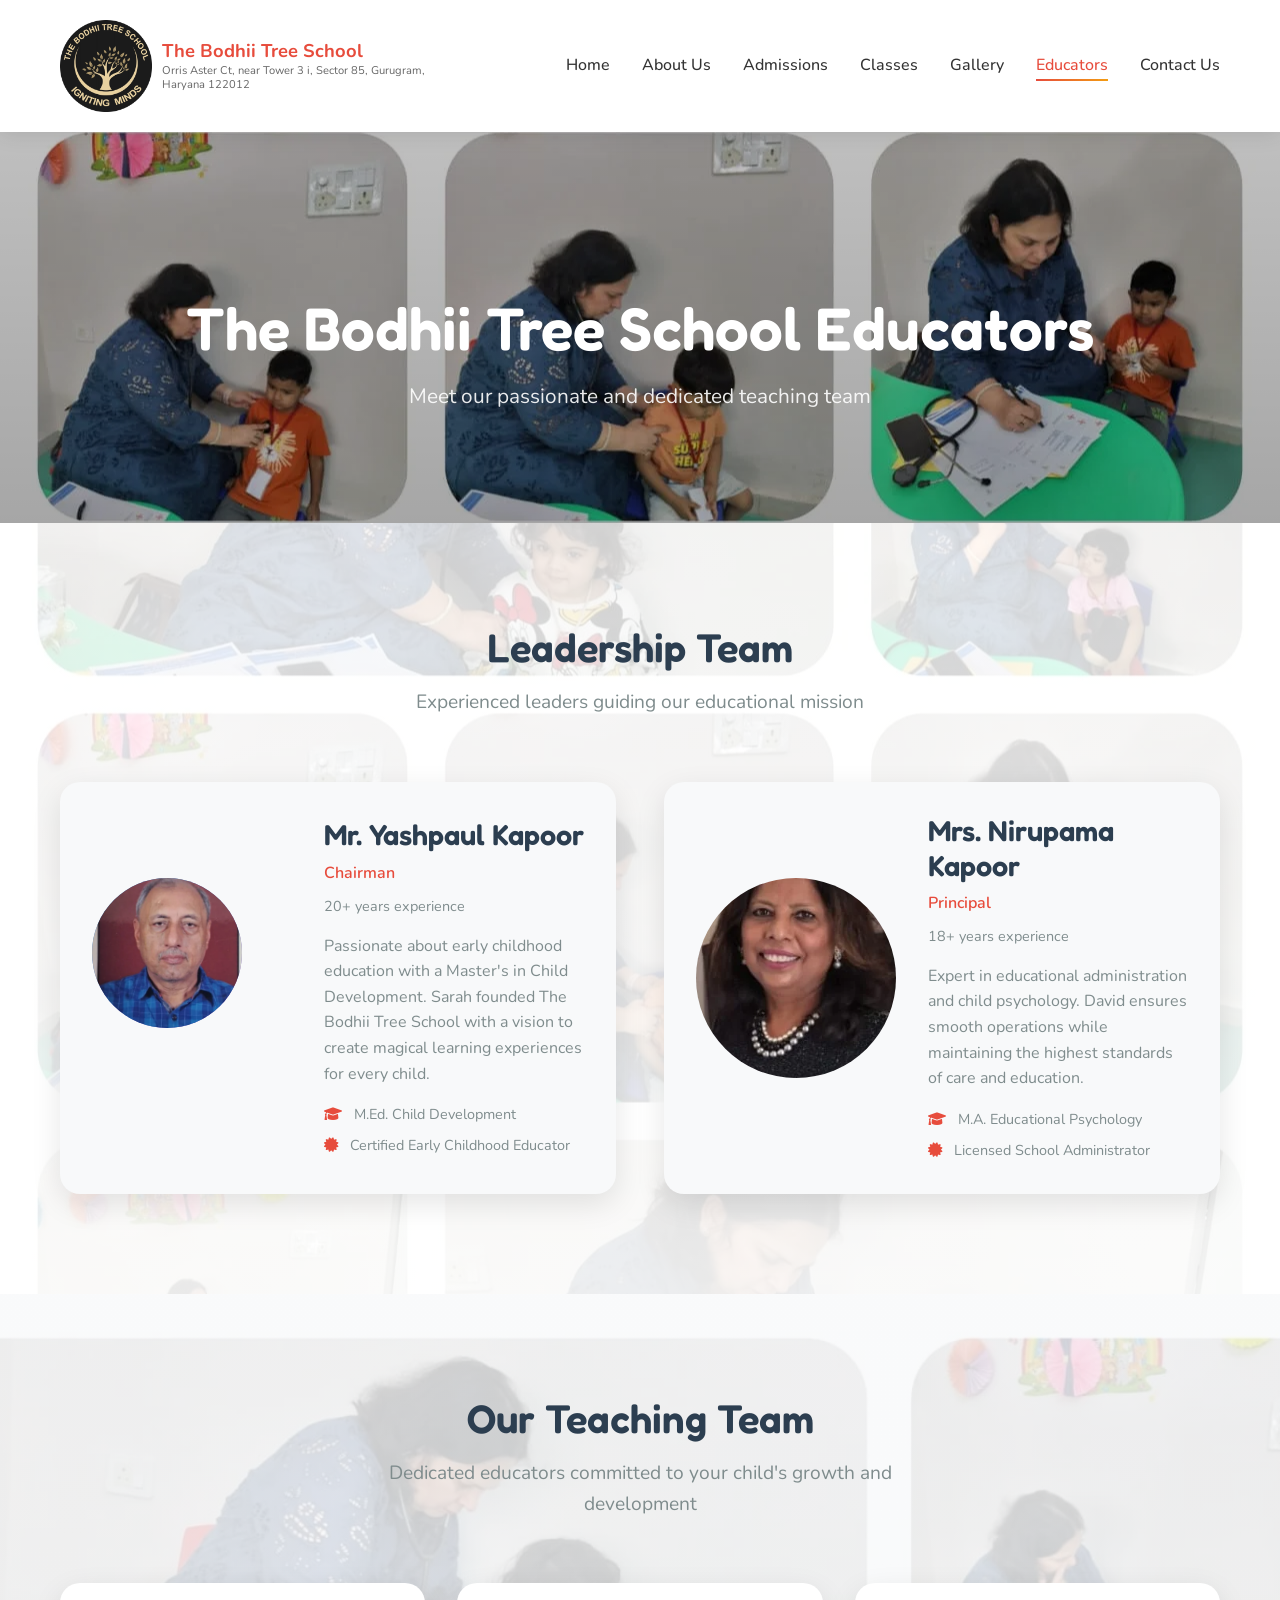
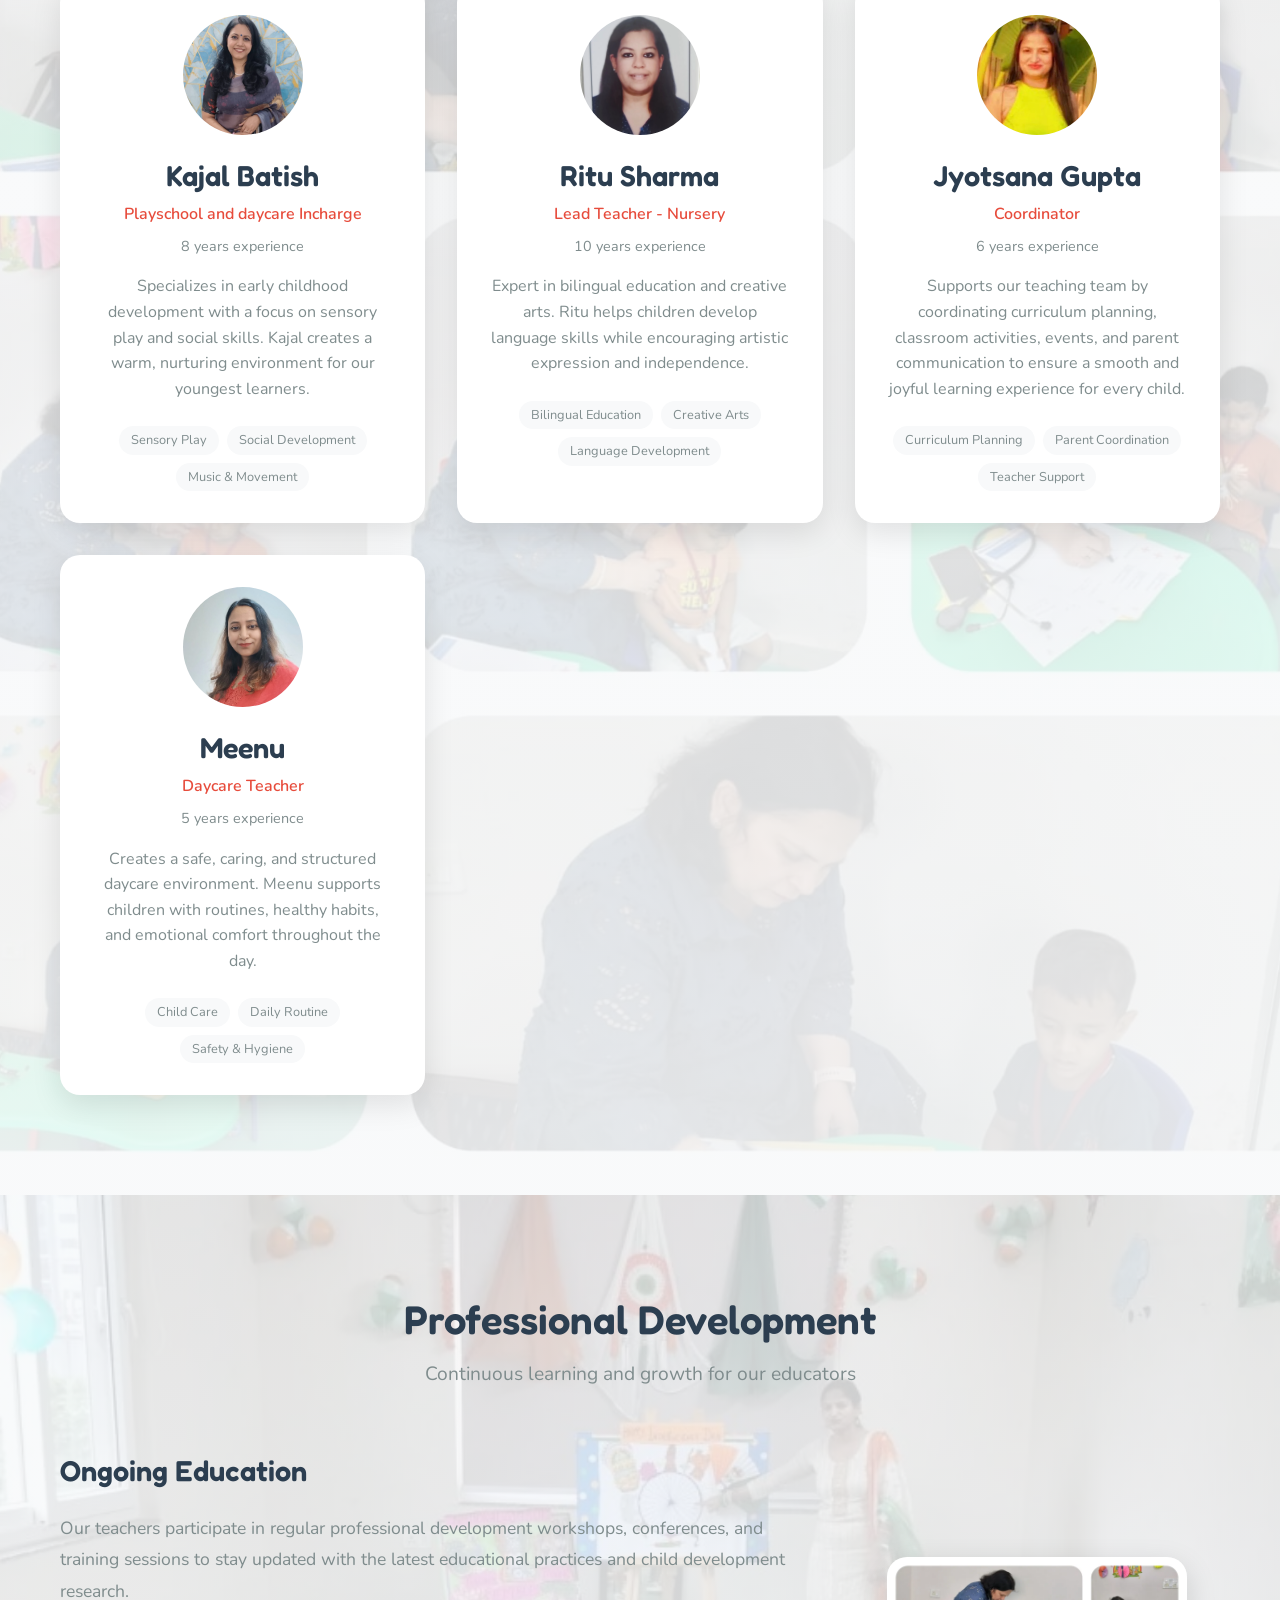
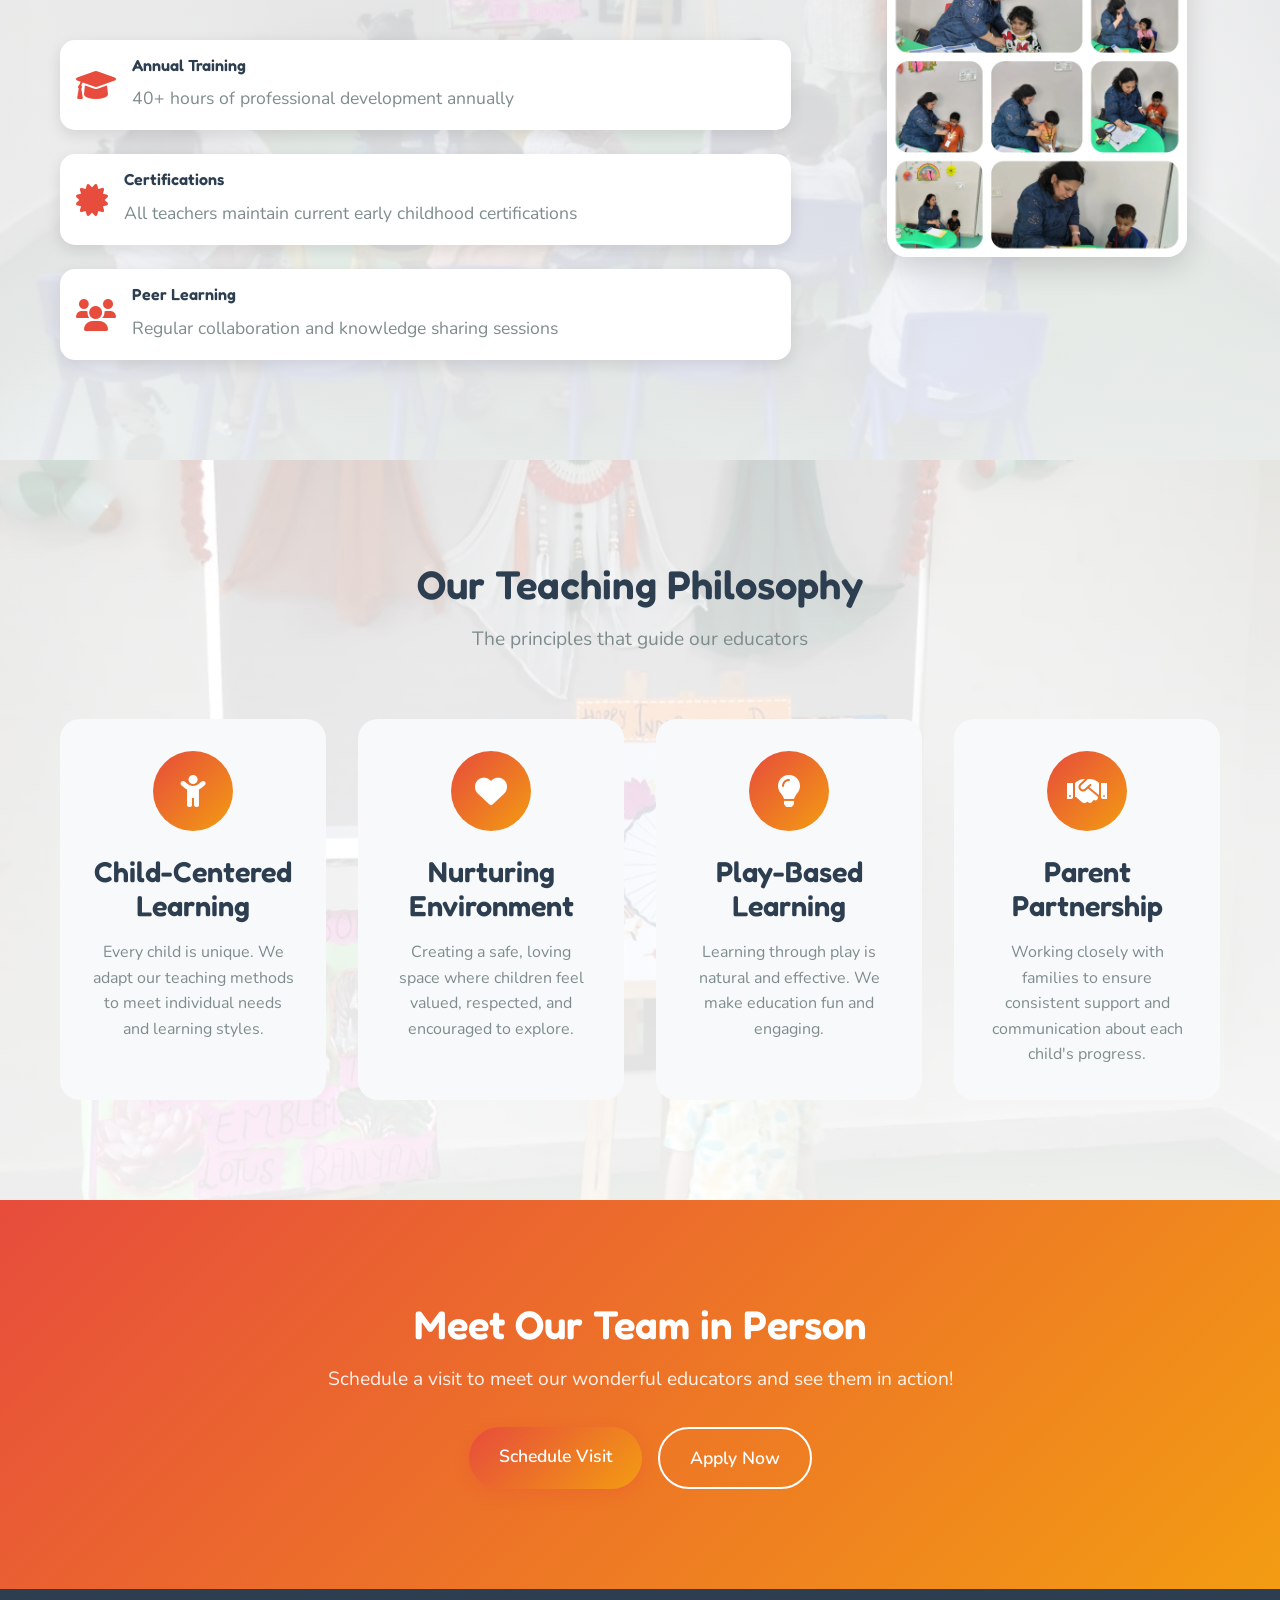
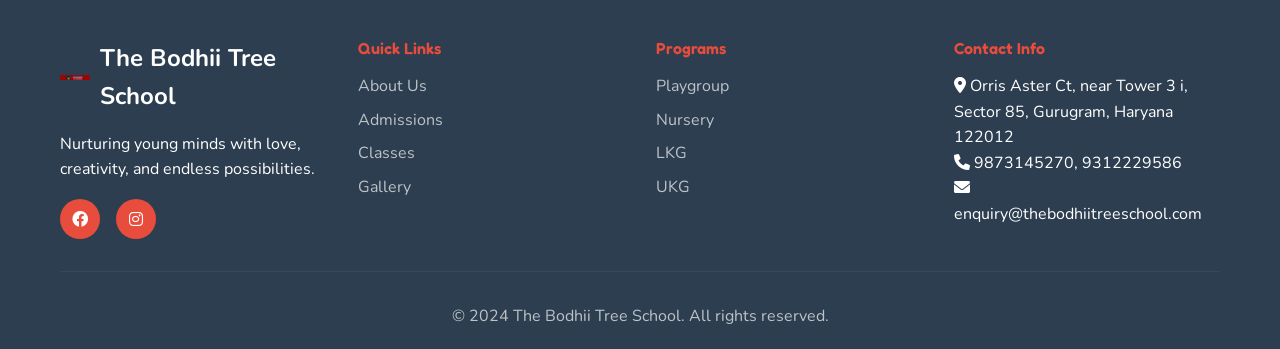
<file: educators.html>
<!DOCTYPE html>
<html lang="en">
<head>
    <meta charset="UTF-8">
    <meta name="viewport" content="width=device-width, initial-scale=1.0">
    <meta name="description" content="Meet our wonderful educators at The Bodhii Tree School - experienced, caring teachers dedicated to your child's growth and development.">
    <title>The Bodhii Tree School Educators</title>
    <link rel="stylesheet" href="style.css">
    <link href="https://fonts.googleapis.com/css2?family=Fredoka:wght@300;400;500;600;700&family=Nunito:wght@300;400;600;700&display=swap" rel="stylesheet">
    <link rel="stylesheet" href="https://cdnjs.cloudflare.com/ajax/libs/font-awesome/6.0.0/css/all.min.css">
</head>
<body>
    <!-- Navigation -->
    <nav class="navbar">
        <div class="nav-container">
            <div class="nav-logo">
                <img src="Images/LOGO_NEW.jfif" alt="The Bodhii Tree School Logo" class="logo-img">
                <div class="logo-text">
                    <span class="logo-name">The Bodhii Tree School</span>
                    <span class="logo-address">Orris Aster Ct, near Tower 3 i, Sector 85, Gurugram, Haryana 122012</span>
                </div>
            </div>
            <ul class="nav-menu">
                <li class="nav-item">
                    <a href="index.html" class="nav-link">Home</a>
                </li>
                <li class="nav-item">
                    <a href="about.html" class="nav-link">About Us</a>
                </li>
                <li class="nav-item">
                    <a href="admissions.html" class="nav-link">Admissions</a>
                </li>
                <li class="nav-item">
                    <a href="classes.html" class="nav-link">Classes</a>
                </li>
                <li class="nav-item">
                    <a href="gallery.html" class="nav-link">Gallery</a>
                </li>
                <li class="nav-item">
                    <a href="educators.html" class="nav-link active">Educators</a>
                </li>
                <li class="nav-item">
                    <a href="contact.html" class="nav-link">Contact Us</a>
                </li>
            </ul>
            <div class="hamburger">
                <span class="bar"></span>
                <span class="bar"></span>
                <span class="bar"></span>
            </div>
        </div>
    </nav>

    <!-- Page Header -->
    <section class="page-header" style="--page-header-bg: url('Images/header/educator.webp');">
        <div class="container">
            <h1>The Bodhii Tree School Educators</h1>
            <p>Meet our passionate and dedicated teaching team</p>
        </div>
    </section>

    <!-- Leadership Team -->
    <section class="leadership-team">
        <div class="container">
            <div class="section-header">
                <h2>Leadership Team</h2>
                <p>Experienced leaders guiding our educational mission</p>
            </div>
            <div class="leadership-grid">
                <div class="leader-card">
                    <div class="leader-image">
                        <div class="image-placeholder">
                        <img src="Images/founder.PNG" alt="The Bodhii Tree School founder" class="leader-img">

                        </div>
                    </div>
                    <div class="leader-info">
                        <h3>Mr. Yashpaul Kapoor</h3>
                        <p class="leader-title">Chairman</p>
                        <p class="leader-experience">20+ years experience</p>
                        <p class="leader-description">Passionate about early childhood education with a Master's in Child Development. Sarah founded The Bodhii Tree School with a vision to create magical learning experiences for every child.</p>
                        <div class="leader-credentials">
                            <span><i class="fas fa-graduation-cap"></i> M.Ed. Child Development</span>
                            <span><i class="fas fa-certificate"></i> Certified Early Childhood Educator</span>
                        </div>
                    </div>
                </div>
                <div class="leader-card">
                    <div class="leader-image">
                        <img src="Images/principal.webp" alt="Mrs. Sarah Williams - Founder & Director" class="leader-img">
                    </div>
                    <div class="leader-info">
                        <h3>Mrs. Nirupama Kapoor</h3>
                        <p class="leader-title">Principal</p>
                        <p class="leader-experience">18+ years experience</p>
                        <p class="leader-description">Expert in educational administration and child psychology. David ensures smooth operations while maintaining the highest standards of care and education.</p>
                        <div class="leader-credentials">
                            <span><i class="fas fa-graduation-cap"></i> M.A. Educational Psychology</span>
                            <span><i class="fas fa-certificate"></i> Licensed School Administrator</span>
                        </div>
                    </div>
                </div>
            </div>
        </div>
    </section>

    <!-- Teaching Staff -->
    <section class="teaching-staff">
        <div class="container">
            <div class="section-header">
                <h2>Our Teaching Team</h2>
                <p>Dedicated educators committed to your child's growth and development</p>
            </div>
            <div class="teachers-grid">
                <div class="teacher-card">
                    <div class="teacher-image">
                        <img src="Images/incharge.webp" alt="Ms. Kajal Batish - Playschool and Daycare Incharge" class="teacher-img">
                    </div>
                    <div class="teacher-info">
                        <h3>Kajal Batish</h3>
                        <p class="teacher-role">Playschool and daycare Incharge</p>
                        <p class="teacher-experience">8 years experience</p>
                        <p class="teacher-description">Specializes in early childhood development with a focus on sensory play and social skills. Kajal creates a warm, nurturing environment for our youngest learners.</p>
                        <div class="teacher-specialties">
                            <span>Sensory Play</span>
                            <span>Social Development</span>
                            <span>Music & Movement</span>
                        </div>
                    </div>
                </div>

                <div class="teacher-card">
                    <div class="teacher-image">
                        <img src="Images/nuesuryteacher.webp" alt="Ms. Ritu Sharma - Lead Teacher - Nursery" class="teacher-img">

                    </div>
                    <div class="teacher-info">
                        <h3>Ritu Sharma</h3>
                        <p class="teacher-role">Lead Teacher - Nursery</p>
                        <p class="teacher-experience">10 years experience</p>
                        <p class="teacher-description">Expert in bilingual education and creative arts. Ritu helps children develop language skills while encouraging artistic expression and independence.</p>
                        <div class="teacher-specialties">
                            <span>Bilingual Education</span>
                            <span>Creative Arts</span>
                            <span>Language Development</span>
                        </div>
                    </div>
                </div>

                <div class="teacher-card">
                    <div class="teacher-image">
                        <img src="Images/Cordinator.webp" alt="Ms. Jyotsana Gupta - Coordinator" class="teacher-img">
                    </div>
                    <div class="teacher-info">
                        <h3>Jyotsana Gupta</h3>
                        <p class="teacher-role">Coordinator</p>
                        <p class="teacher-experience">6 years experience</p>
                        <p class="teacher-description">Supports our teaching team by coordinating curriculum planning, classroom activities, events, and parent communication to ensure a smooth and joyful learning experience for every child.</p>
                        <div class="teacher-specialties">
                            <span>Curriculum Planning</span>
                            <span>Parent Coordination</span>
                            <span>Teacher Support</span>
                        </div>
                    </div>
                </div>

                <div class="teacher-card">
                    <div class="teacher-image">
                        <img src="Images/daycare_meenu.webp" alt="Ms. Meenu - Daycare Teacher" class="teacher-img">
                    </div>
                    <div class="teacher-info">
                        <h3>Meenu</h3>
                        <p class="teacher-role">Daycare Teacher</p>
                        <p class="teacher-experience">5 years experience</p>
                        <p class="teacher-description">Creates a safe, caring, and structured daycare environment. Meenu supports children with routines, healthy habits, and emotional comfort throughout the day.</p>
                        <div class="teacher-specialties">
                            <span>Child Care</span>
                            <span>Daily Routine</span>
                            <span>Safety & Hygiene</span>
                        </div>
                    </div>
                </div>
            </div>
        </div>
    </section>

    <!-- Teacher Training -->
    <section class="teacher-training">
        <div class="container">
            <div class="section-header">
                <h2>Professional Development</h2>
                <p>Continuous learning and growth for our educators</p>
            </div>
            <div class="training-content">
                <div class="training-text">
                    <h3>Ongoing Education</h3>
                    <p>Our teachers participate in regular professional development workshops, conferences, and training sessions to stay updated with the latest educational practices and child development research.</p>
                    <div class="training-features">
                        <div class="training-feature">
                            <i class="fas fa-graduation-cap"></i>
                            <div>
                                <h4>Annual Training</h4>
                                <p>40+ hours of professional development annually</p>
                            </div>
                        </div>
                        <div class="training-feature">
                            <i class="fas fa-certificate"></i>
                            <div>
                                <h4>Certifications</h4>
                                <p>All teachers maintain current early childhood certifications</p>
                            </div>
                        </div>
                        <div class="training-feature">
                            <i class="fas fa-users"></i>
                            <div>
                                <h4>Peer Learning</h4>
                                <p>Regular collaboration and knowledge sharing sessions</p>
                            </div>
                        </div>
                    </div>
                </div>
                <div class="training-image">
                    <img src="Images/header/educator.webp" alt="Teacher Training" loading="lazy" decoding="async">
                </div>
            </div>
        </div>
    </section>

    <!-- Teacher Philosophy -->
    <section class="teacher-philosophy">
        <div class="container">
            <div class="section-header">
                <h2>Our Teaching Philosophy</h2>
                <p>The principles that guide our educators</p>
            </div>
            <div class="philosophy-grid">
                <div class="philosophy-card">
                    <div class="philosophy-icon">
                        <i class="fas fa-child"></i>
                    </div>
                    <h3>Child-Centered Learning</h3>
                    <p>Every child is unique. We adapt our teaching methods to meet individual needs and learning styles.</p>
                </div>
                <div class="philosophy-card">
                    <div class="philosophy-icon">
                        <i class="fas fa-heart"></i>
                    </div>
                    <h3>Nurturing Environment</h3>
                    <p>Creating a safe, loving space where children feel valued, respected, and encouraged to explore.</p>
                </div>
                <div class="philosophy-card">
                    <div class="philosophy-icon">
                        <i class="fas fa-lightbulb"></i>
                    </div>
                    <h3>Play-Based Learning</h3>
                    <p>Learning through play is natural and effective. We make education fun and engaging.</p>
                </div>
                <div class="philosophy-card">
                    <div class="philosophy-icon">
                        <i class="fas fa-handshake"></i>
                    </div>
                    <h3>Parent Partnership</h3>
                    <p>Working closely with families to ensure consistent support and communication about each child's progress.</p>
                </div>
            </div>
        </div>
    </section>

    <!-- CTA Section -->
    <section class="cta">
        <div class="container">
            <div class="cta-content">
                <h2>Meet Our Team in Person</h2>
                <p>Schedule a visit to meet our wonderful educators and see them in action!</p>
                <div class="cta-buttons">
                    <a href="contact.html" class="btn btn-primary">Schedule Visit</a>
                    <a href="admissions.html" class="btn btn-secondary">Apply Now</a>
                </div>
            </div>
        </div>
    </section>

    <!-- Footer -->
    <footer class="footer">
        <div class="container">
            <div class="footer-content">
                <div class="footer-section">
                    <div class="footer-logo">
                        <img src="Images/LOGO.PNG" alt="The Bodhii Tree School Logo" class="footer-logo-img">
                        <span>The Bodhii Tree School</span>
                    </div>
                    <p>Nurturing young minds with love, creativity, and endless possibilities.</p>
                    <div class="social-links">
                        <a href="https://www.facebook.com/share/1T9mQQ9HFo/" target="_blank" rel="noopener noreferrer"><i class="fab fa-facebook"></i></a>
                        <a href="https://www.instagram.com/thebodhiitree?igsh=OWZydTZrcGZzMHhi" target="_blank" rel="noopener noreferrer"><i class="fab fa-instagram"></i></a>
                    </div>
                </div>
                <div class="footer-section">
                    <h4>Quick Links</h4>
                    <ul>
                        <li><a href="about.html">About Us</a></li>
                        <li><a href="admissions.html">Admissions</a></li>
                        <li><a href="classes.html">Classes</a></li>
                        <li><a href="gallery.html">Gallery</a></li>
                    </ul>
                </div>
                <div class="footer-section">
                    <h4>Programs</h4>
                    <ul>
                        <li><a href="classes.html">Playgroup</a></li>
                        <li><a href="classes.html">Nursery</a></li>
                        <li><a href="classes.html">LKG</a></li>
                        <li><a href="classes.html">UKG</a></li>
                    </ul>
                </div>
                <div class="footer-section">
                    <h4>Contact Info</h4>
                    <p><i class="fas fa-map-marker-alt"></i> Orris Aster Ct, near Tower 3 i, Sector 85, Gurugram, Haryana 122012</p>
                    <p><i class="fas fa-phone"></i> 9873145270, 9312229586</p>
                    <p><i class="fas fa-envelope"></i> enquiry@thebodhiitreeschool.com</p>
                </div>
            </div>
            <div class="footer-bottom">
                <p>&copy; 2024 The Bodhii Tree School. All rights reserved.</p>
            </div>
        </div>
    </footer>

    <script src="script.js"></script>
</body>
</html>
</file>
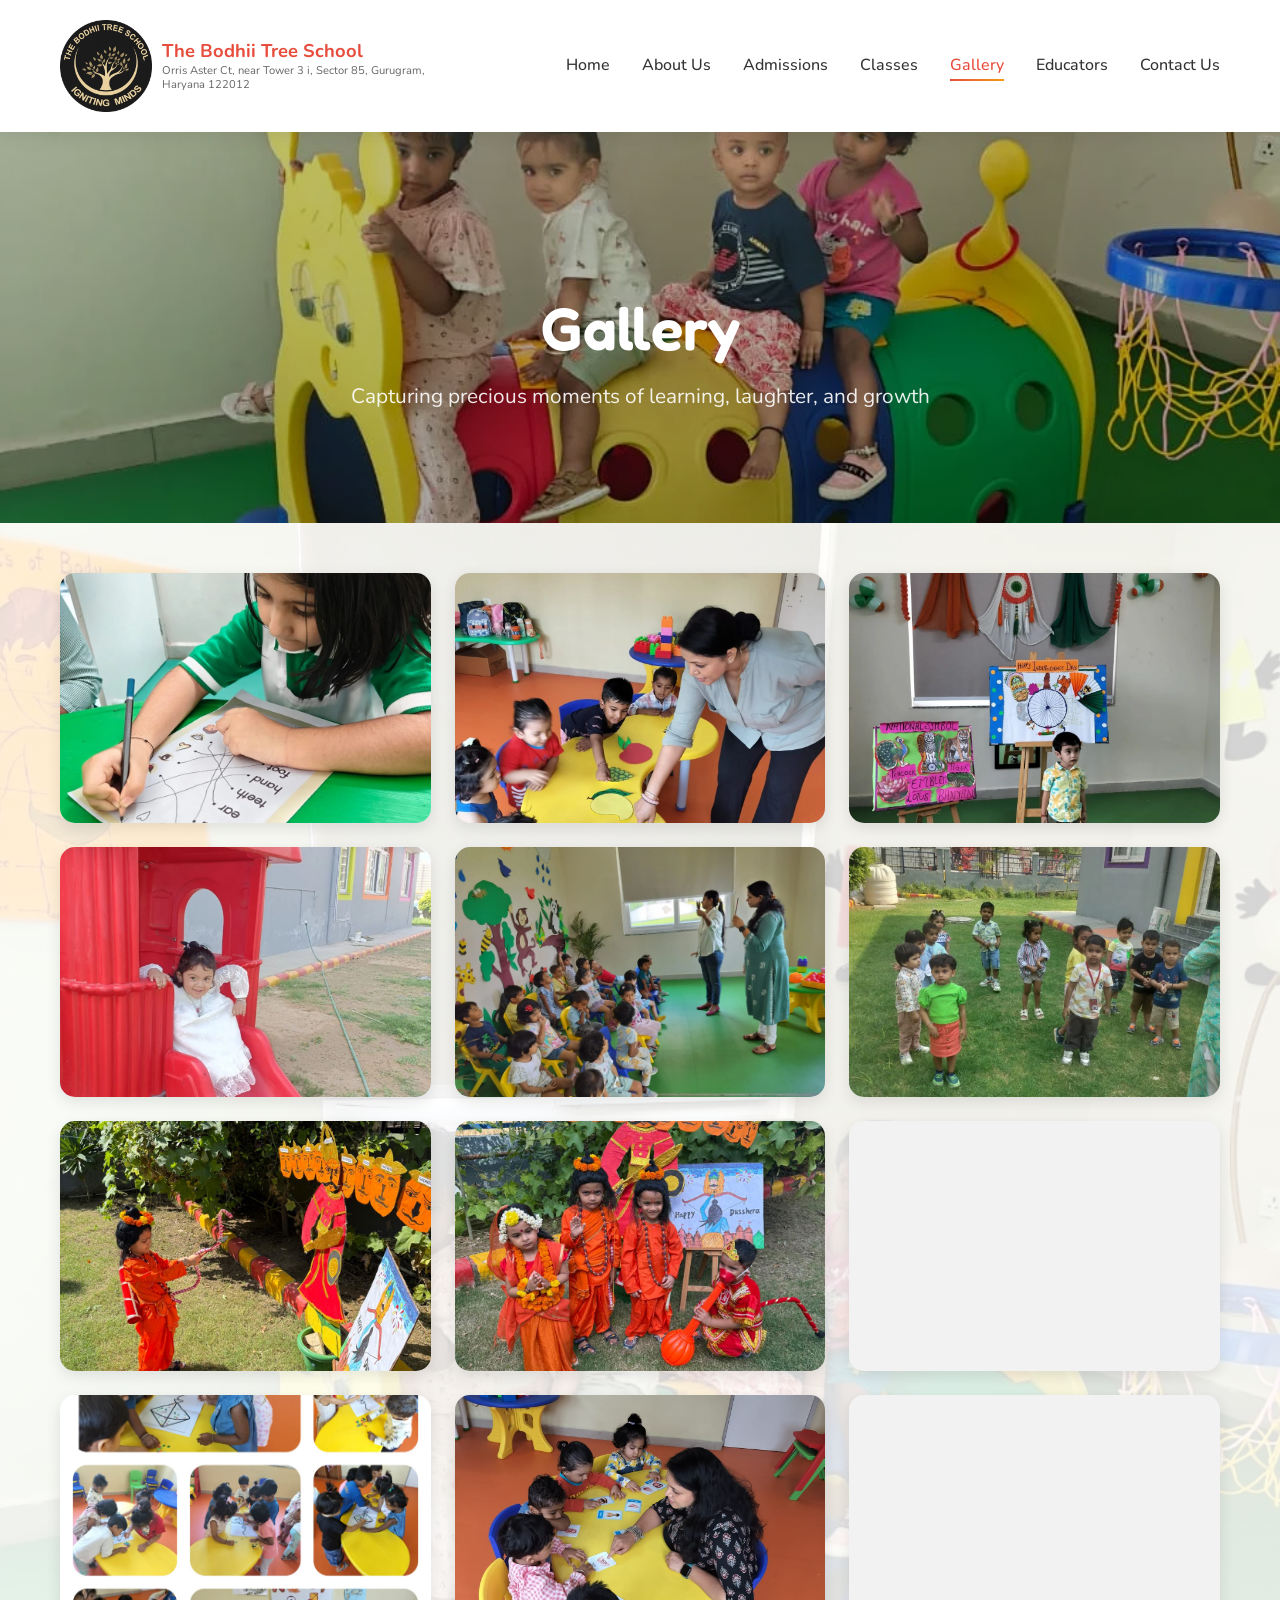
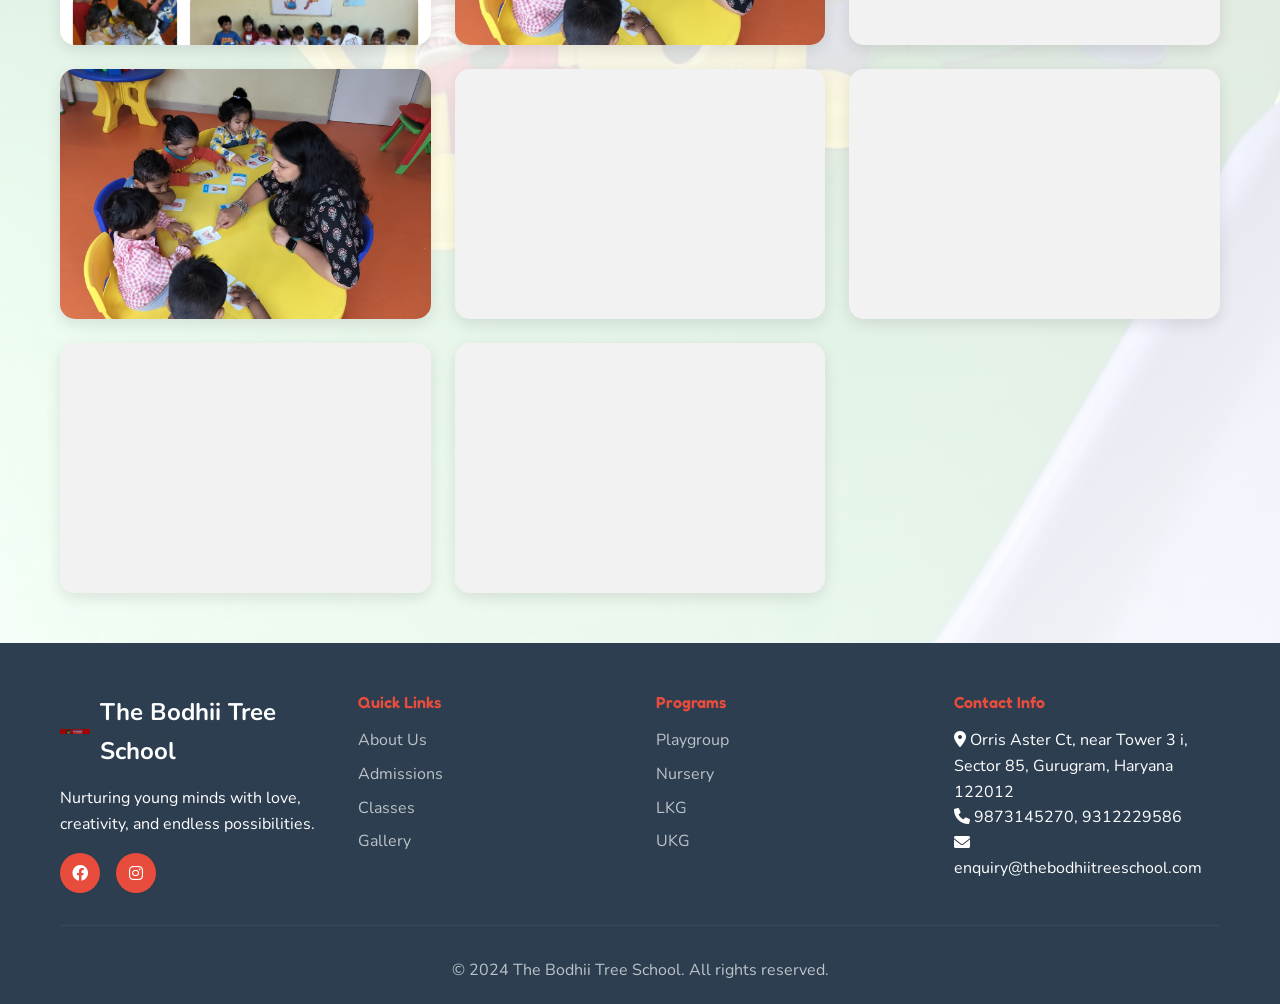
<file: gallery.html>
<!DOCTYPE html>
<html lang="en">
<head>
    <meta charset="UTF-8">
    <meta name="viewport" content="width=device-width, initial-scale=1.0">
    <meta name="description" content="Gallery of The Bodhii Tree School - See our children in action through photos of activities, events, and daily life at our preschool.">
    <title>Gallery - The Bodhii Tree School</title>
    <link rel="stylesheet" href="style.css">
    <link href="https://fonts.googleapis.com/css2?family=Fredoka:wght@300;400;500;600;700&family=Nunito:wght@300;400;600;700&display=swap" rel="stylesheet">
    <link rel="stylesheet" href="https://cdnjs.cloudflare.com/ajax/libs/font-awesome/6.0.0/css/all.min.css">
</head>
<body>
    <!-- Navigation -->
    <nav class="navbar">
        <div class="nav-container">
            <div class="nav-logo">
                <img src="Images/LOGO_NEW.jfif" alt="The Bodhii Tree School Logo" class="logo-img">
                <div class="logo-text">
                    <span class="logo-name">The Bodhii Tree School</span>
                    <span class="logo-address">Orris Aster Ct, near Tower 3 i, Sector 85, Gurugram, Haryana 122012</span>
                </div>
            </div>
            <ul class="nav-menu">
                <li class="nav-item">
                    <a href="index.html" class="nav-link">Home</a>
                </li>
                <li class="nav-item">
                    <a href="about.html" class="nav-link">About Us</a>
                </li>
                <li class="nav-item">
                    <a href="admissions.html" class="nav-link">Admissions</a>
                </li>
                <li class="nav-item">
                    <a href="classes.html" class="nav-link">Classes</a>
                </li>
                <li class="nav-item">
                    <a href="gallery.html" class="nav-link active">Gallery</a>
                </li>
                <li class="nav-item">
                    <a href="educators.html" class="nav-link">Educators</a>
                </li>
                <li class="nav-item">
                    <a href="contact.html" class="nav-link">Contact Us</a>
                </li>
            </ul>
            <div class="hamburger">
                <span class="bar"></span>
                <span class="bar"></span>
                <span class="bar"></span>
            </div>
        </div>
    </nav>

    <!-- Page Header -->
    <section class="page-header" style="--page-header-bg: url('Images/header/gallary.webp');">
        <div class="container">
            <h1>Gallery</h1>
            <p>Capturing precious moments of learning, laughter, and growth</p>
        </div>
    </section>

    <!-- Gallery Grid -->
    <section class="gallery-grid">
        <div class="container">
            <div class="gallery-items">
                <div class="gallery-item">
                    <div class="gallery-image">
                        <img src="Images/gallery/Learning.webp" alt="Learning" loading="lazy" decoding="async">
                    </div>
                </div>
                <div class="gallery-item">
                    <div class="gallery-image">
                        <img src="Images/gallery/art.webp" alt="Art" loading="lazy" decoding="async">
                    </div>
                </div>
                <div class="gallery-item">
                    <div class="gallery-image">
                        <img src="Images/gallery/dance_music.webp" alt="Dance and music" loading="lazy" decoding="async">
                    </div>
                </div>
                <div class="gallery-item">
                    <div class="gallery-image">
                        <img src="Images/gallery/play.webp" alt="Play" loading="lazy" decoding="async">
                    </div>
                </div>
                <div class="gallery-item">
                    <div class="gallery-image">
                        <img src="Images/gallery/story.webp" alt="Story time" loading="lazy" decoding="async">
                    </div>
                </div>
                <div class="gallery-item">
                    <div class="gallery-image">
                        <img src="Images/gallery/outdoor.webp" alt="Outdoor" loading="lazy" decoding="async">
                    </div>
                </div>
                <div class="gallery-item">
                    <div class="gallery-image">
                        <img src="Images/gallery/WhatsApp%20Image%202026-01-24%20at%2017.35.48%20(1).jpeg" alt="School photo 1" loading="lazy" decoding="async">
                    </div>
                </div>
                <div class="gallery-item">
                    <div class="gallery-image">
                        <img src="Images/gallery/WhatsApp%20Image%202026-01-24%20at%2017.35.48.jpeg" alt="School photo 2" loading="lazy" decoding="async">
                    </div>
                </div>
                <div class="gallery-item">
                    <div class="gallery-image">
                        <img src="Images/gallery/WhatsApp%20Image%202026-01-24%20at%2017.35.49%20(1).jpeg" alt="School photo 3" loading="lazy" decoding="async">
                    </div>
                </div>
                <div class="gallery-item">
                    <div class="gallery-image">
                        <img src="Images/gallery/WhatsApp%20Image%202026-01-24%20at%2017.35.49.jpeg" alt="School photo 4" loading="lazy" decoding="async">
                    </div>
                </div>
                <div class="gallery-item">
                    <div class="gallery-image">
                        <img src="Images/gallery/WhatsApp%20Image%202026-01-24%20at%2017.35.50%20(1).jpeg" alt="School photo 5" loading="lazy" decoding="async">
                    </div>
                </div>
                <div class="gallery-item">
                    <div class="gallery-image">
                        <img src="Images/gallery/WhatsApp%20Image%202026-01-24%20at%2017.35.50%20(2).jpeg" alt="School photo 6" loading="lazy" decoding="async">
                    </div>
                </div>
                <div class="gallery-item">
                    <div class="gallery-image">
                        <img src="Images/gallery/WhatsApp%20Image%202026-01-24%20at%2017.35.50.jpeg" alt="School photo 7" loading="lazy" decoding="async">
                    </div>
                </div>
                <div class="gallery-item">
                    <div class="gallery-image">
                        <img src="Images/gallery/WhatsApp%20Image%202026-01-24%20at%2017.35.51%20(1).jpeg" alt="School photo 8" loading="lazy" decoding="async">
                    </div>
                </div>
                <div class="gallery-item">
                    <div class="gallery-image">
                        <img src="Images/gallery/WhatsApp%20Image%202026-01-24%20at%2017.35.51.jpeg" alt="School photo 9" loading="lazy" decoding="async">
                    </div>
                </div>
                <div class="gallery-item">
                    <div class="gallery-image">
                        <img src="Images/gallery/WhatsApp%20Image%202026-01-24%20at%2017.35.52%20(1).jpeg" alt="School photo 10" loading="lazy" decoding="async">
                    </div>
                </div>
                <div class="gallery-item">
                    <div class="gallery-image">
                        <img src="Images/gallery/WhatsApp%20Image%202026-01-24%20at%2017.35.52.jpeg" alt="School photo 11" loading="lazy" decoding="async">
                    </div>
                </div>
            </div>
        </div>
    </section>

    <!-- Footer -->
    <footer class="footer">
        <div class="container">
            <div class="footer-content">
                <div class="footer-section">
                    <div class="footer-logo">
                        <img src="Images/LOGO.PNG" alt="The Bodhii Tree School Logo" class="footer-logo-img">
                        <span>The Bodhii Tree School</span>
                    </div>
                    <p>Nurturing young minds with love, creativity, and endless possibilities.</p>
                    <div class="social-links">
                        <a href="https://www.facebook.com/share/1T9mQQ9HFo/" target="_blank" rel="noopener noreferrer"><i class="fab fa-facebook"></i></a>
                        <a href="https://www.instagram.com/thebodhiitree?igsh=OWZydTZrcGZzMHhi" target="_blank" rel="noopener noreferrer"><i class="fab fa-instagram"></i></a>
                    </div>
                </div>
                <div class="footer-section">
                    <h4>Quick Links</h4>
                    <ul>
                        <li><a href="about.html">About Us</a></li>
                        <li><a href="admissions.html">Admissions</a></li>
                        <li><a href="classes.html">Classes</a></li>
                        <li><a href="gallery.html">Gallery</a></li>
                    </ul>
                </div>
                <div class="footer-section">
                    <h4>Programs</h4>
                    <ul>
                        <li><a href="classes.html">Playgroup</a></li>
                        <li><a href="classes.html">Nursery</a></li>
                        <li><a href="classes.html">LKG</a></li>
                        <li><a href="classes.html">UKG</a></li>
                    </ul>
                </div>
                <div class="footer-section">
                    <h4>Contact Info</h4>
                    <p><i class="fas fa-map-marker-alt"></i> Orris Aster Ct, near Tower 3 i, Sector 85, Gurugram, Haryana 122012</p>
                    <p><i class="fas fa-phone"></i> 9873145270, 9312229586</p>
                    <p><i class="fas fa-envelope"></i> enquiry@thebodhiitreeschool.com</p>
                </div>
            </div>
            <div class="footer-bottom">
                <p>&copy; 2024 The Bodhii Tree School. All rights reserved.</p>
            </div>
        </div>
    </footer>

    <script src="script.js"></script>
</body>
</html>
</file>
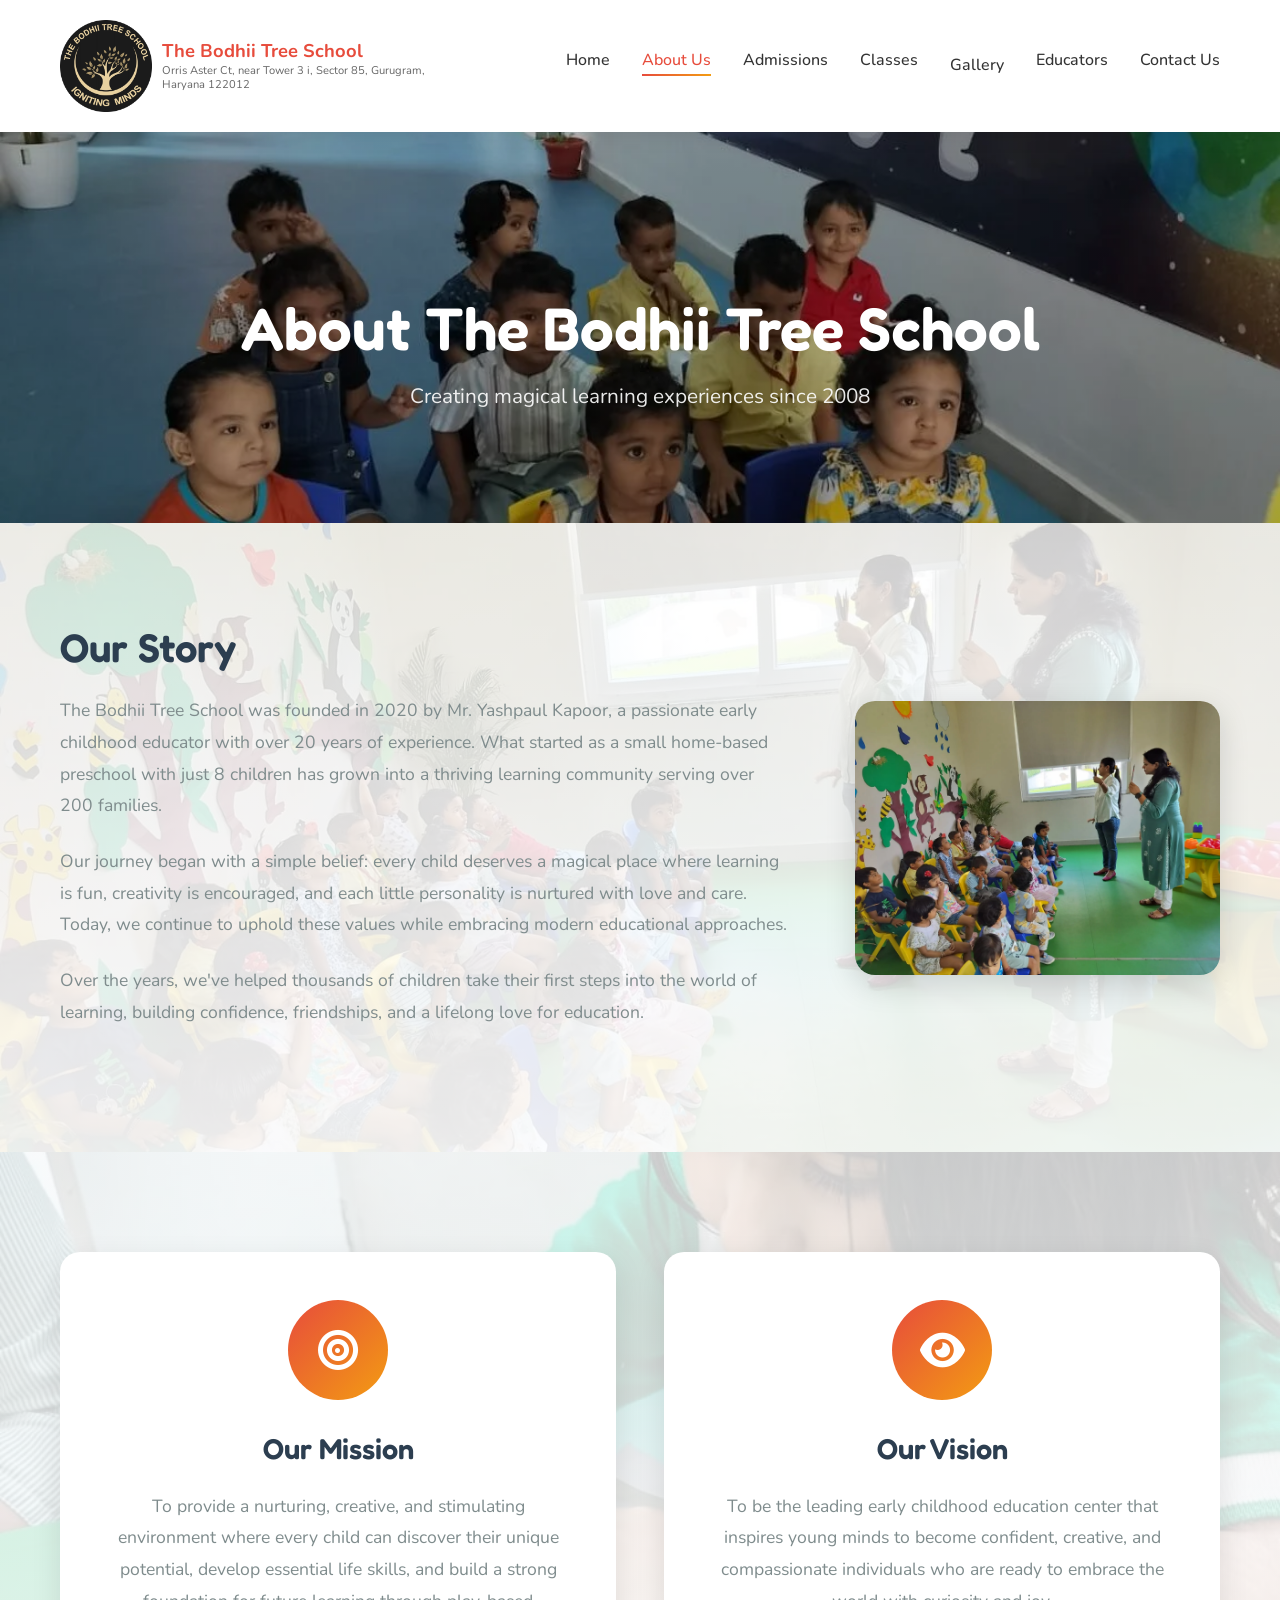
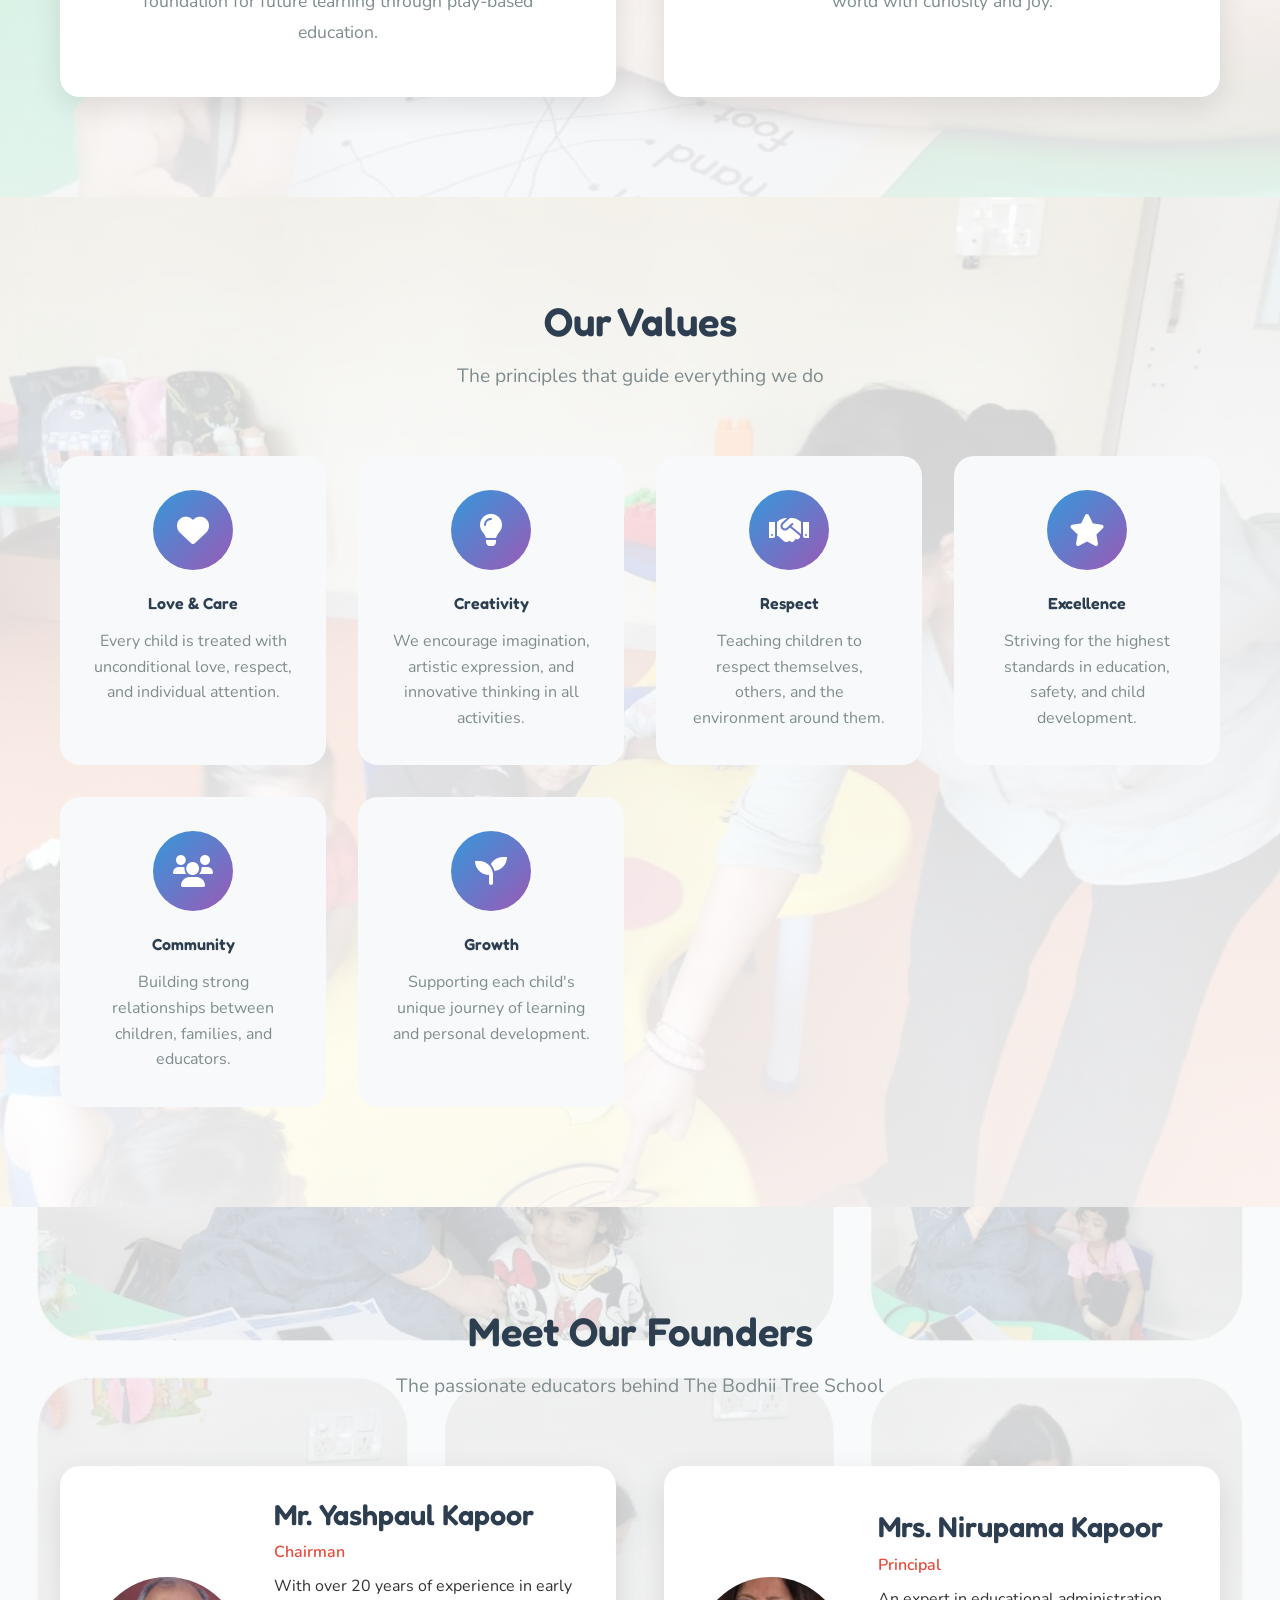
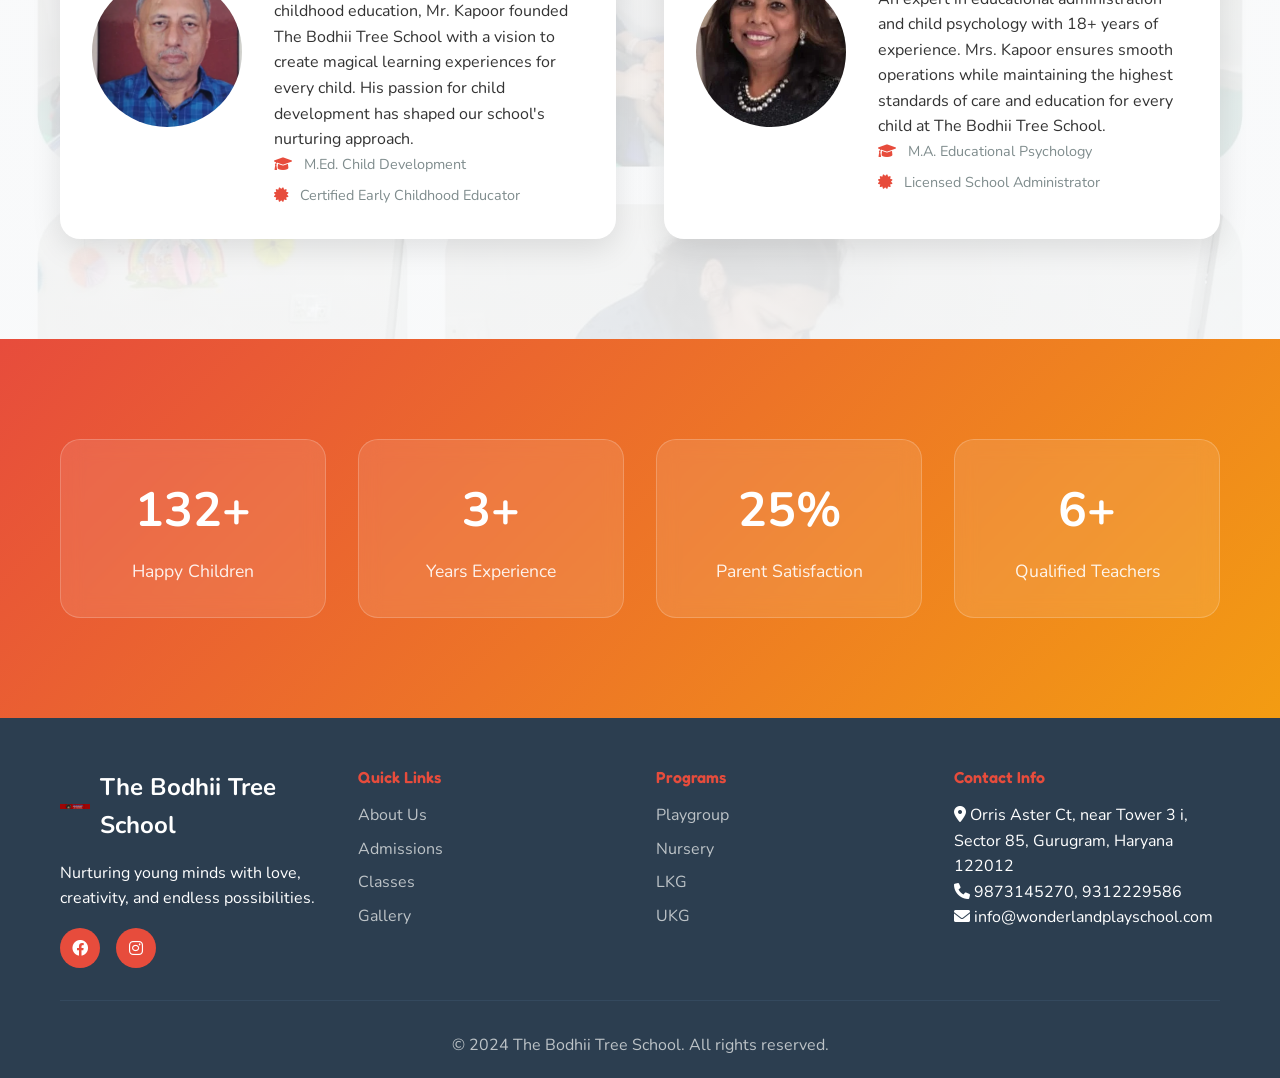
<file: Bodhii_Tree_School-main/about.html>
<!DOCTYPE html>
<html lang="en">
<head>
    <meta charset="UTF-8">
    <meta name="viewport" content="width=device-width, initial-scale=1.0">
    <meta name="description" content="Learn about The Bodhii Tree School's mission, vision, and the story of our founders. Quality early childhood education since 2008.">
    <title>About Us - The Bodhii Tree School</title>
    <link rel="stylesheet" href="style.css">
    <link href="https://fonts.googleapis.com/css2?family=Fredoka:wght@300;400;500;600;700&family=Nunito:wght@300;400;600;700&display=swap" rel="stylesheet">
    <link rel="stylesheet" href="https://cdnjs.cloudflare.com/ajax/libs/font-awesome/6.0.0/css/all.min.css">
</head>
<body>
    <!-- Navigation -->
    <nav class="navbar">
        <div class="nav-container">
            <div class="nav-logo">
                <img src="Images/LOGO_NEW.jfif" alt="The Bodhii Tree School Logo" class="logo-img">
                <div class="logo-text">
                    <span class="logo-name">The Bodhii Tree School</span>
                    <span class="logo-address">Orris Aster Ct, near Tower 3 i, Sector 85, Gurugram, Haryana 122012</span>
                </div>
            </div>
            <ul class="nav-menu">
                <li class="nav-item">
                    <a href="index.html" class="nav-link">Home</a>
                </li>
                <li class="nav-item">
                    <a href="about.html" class="nav-link active">About Us</a>
                </li>
                <li class="nav-item">
                    <a href="admissions.html" class="nav-link">Admissions</a>
                </li>
                <li class="nav-item">
                    <a href="classes.html" class="nav-link">Classes</a>
                </li
                <li class="nav-item">
                    <a href="gallery.html" class="nav-link">Gallery</a>
                </li>
                <li class="nav-item">
                    <a href="educators.html" class="nav-link">Educators</a>
                </li>
                <li class="nav-item">
                    <a href="contact.html" class="nav-link">Contact Us</a>
                </li>
            </ul>
            <div class="hamburger">
                <span class="bar"></span>
                <span class="bar"></span>
                <span class="bar"></span>
            </div>
        </div>
    </nav>

    <!-- Page Header -->
    <section class="page-header" style="--page-header-bg: url('Images/home_1.webp');">
        <div class="container">
            <h1>About The Bodhii Tree School</h1>
            <p>Creating magical learning experiences since 2008</p>
        </div>
    </section>

    <!-- Our Story -->
    <section class="our-story">
        <div class="container">
            <div class="story-content">
                <div class="story-text">
                    <h2>Our Story</h2>
                    <p>The Bodhii Tree School was founded in 2020 by Mr. Yashpaul Kapoor, a passionate early childhood educator with over 20 years of experience. What started as a small home-based preschool with just 8 children has grown into a thriving learning community serving over 200 families.</p>
                    <p>Our journey began with a simple belief: every child deserves a magical place where learning is fun, creativity is encouraged, and each little personality is nurtured with love and care. Today, we continue to uphold these values while embracing modern educational approaches.</p>
                    <p>Over the years, we've helped thousands of children take their first steps into the world of learning, building confidence, friendships, and a lifelong love for education.</p>
                </div>
                <div class="story-image">
                    <img src="Images/gallery/story.webp" alt="Our Beautiful Campus" loading="lazy" decoding="async">
                </div>
            </div>
        </div>
    </section>

    <!-- Mission & Vision -->
    <section class="mission-vision">
        <div class="container">
            <div class="mv-grid">
                <div class="mv-card">
                    <div class="mv-icon">
                        <i class="fas fa-bullseye"></i>
                    </div>
                    <h3>Our Mission</h3>
                    <p>To provide a nurturing, creative, and stimulating environment where every child can discover their unique potential, develop essential life skills, and build a strong foundation for future learning through play-based education.</p>
                </div>
                <div class="mv-card">
                    <div class="mv-icon">
                        <i class="fas fa-eye"></i>
                    </div>
                    <h3>Our Vision</h3>
                    <p>To be the leading early childhood education center that inspires young minds to become confident, creative, and compassionate individuals who are ready to embrace the world with curiosity and joy.</p>
                </div>
            </div>
        </div>
    </section>

    <!-- Values -->
    <section class="values">
        <div class="container">
            <div class="section-header">
                <h2>Our Values</h2>
                <p>The principles that guide everything we do</p>
            </div>
            <div class="values-grid">
                <div class="value-card">
                    <div class="value-icon">
                        <i class="fas fa-heart"></i>
                    </div>
                    <h4>Love & Care</h4>
                    <p>Every child is treated with unconditional love, respect, and individual attention.</p>
                </div>
                <div class="value-card">
                    <div class="value-icon">
                        <i class="fas fa-lightbulb"></i>
                    </div>
                    <h4>Creativity</h4>
                    <p>We encourage imagination, artistic expression, and innovative thinking in all activities.</p>
                </div>
                <div class="value-card">
                    <div class="value-icon">
                        <i class="fas fa-handshake"></i>
                    </div>
                    <h4>Respect</h4>
                    <p>Teaching children to respect themselves, others, and the environment around them.</p>
                </div>
                <div class="value-card">
                    <div class="value-icon">
                        <i class="fas fa-star"></i>
                    </div>
                    <h4>Excellence</h4>
                    <p>Striving for the highest standards in education, safety, and child development.</p>
                </div>
                <div class="value-card">
                    <div class="value-icon">
                        <i class="fas fa-users"></i>
                    </div>
                    <h4>Community</h4>
                    <p>Building strong relationships between children, families, and educators.</p>
                </div>
                <div class="value-card">
                    <div class="value-icon">
                        <i class="fas fa-seedling"></i>
                    </div>
                    <h4>Growth</h4>
                    <p>Supporting each child's unique journey of learning and personal development.</p>
                </div>
            </div>
        </div>
    </section>

    <!-- Founders -->
    <section class="founders">
        <div class="container">
            <div class="section-header">
                <h2>Meet Our Founders</h2>
                <p>The passionate educators behind The Bodhii Tree School</p>
            </div>
            <div class="founders-grid">
                <div class="founder-card">
                    <div class="founder-image">
                        <img src="Images/founder.PNG" alt="Mr. Yashpaul Kapoor - Chairman" class="founder-img">
                    </div>
                    <div class="founder-info">
                        <h3>Mr. Yashpaul Kapoor</h3>
                        <p class="founder-title">Chairman</p>
                        <p>With over 20 years of experience in early childhood education, Mr. Kapoor founded The Bodhii Tree School with a vision to create magical learning experiences for every child. His passion for child development has shaped our school's nurturing approach.</p>
                        <div class="founder-credentials">
                            <span><i class="fas fa-graduation-cap"></i> M.Ed. Child Development</span>
                            <span><i class="fas fa-certificate"></i> Certified Early Childhood Educator</span>
                        </div>
                    </div>
                </div>
                <div class="founder-card">
                    <div class="founder-image">
                        <img src="Images/principal.webp" alt="Mrs. Nirupama Kapoor - Principal" class="founder-img">
                    </div>
                    <div class="founder-info">
                        <h3>Mrs. Nirupama Kapoor</h3>
                        <p class="founder-title">Principal</p>
                        <p>An expert in educational administration and child psychology with 18+ years of experience. Mrs. Kapoor ensures smooth operations while maintaining the highest standards of care and education for every child at The Bodhii Tree School.</p>
                        <div class="founder-credentials">
                            <span><i class="fas fa-graduation-cap"></i> M.A. Educational Psychology</span>
                            <span><i class="fas fa-certificate"></i> Licensed School Administrator</span>
                        </div>
                    </div>
                </div>
            </div>
        </div>
    </section>

    <!-- Statistics -->
    <section class="statistics">
        <div class="container">
            <div class="stats-grid">
                <div class="stat-item">
                    <div class="stat-number">500+</div>
                    <div class="stat-label">Happy Children</div>
                </div>
                <div class="stat-item">
                    <div class="stat-number">15+</div>
                    <div class="stat-label">Years Experience</div>
                </div>
                <div class="stat-item">
                    <div class="stat-number">98%</div>
                    <div class="stat-label">Parent Satisfaction</div>
                </div>
                <div class="stat-item">
                    <div class="stat-number">25+</div>
                    <div class="stat-label">Qualified Teachers</div>
                </div>
            </div>
        </div>
    </section>

    <!-- Footer -->
    <footer class="footer">
        <div class="container">
            <div class="footer-content">
                <div class="footer-section">
                    <div class="footer-logo">
                        <img src="Images/LOGO.PNG" alt="The Bodhii Tree School Logo" class="footer-logo-img">
                        <span>The Bodhii Tree School</span>
                    </div>
                    <p>Nurturing young minds with love, creativity, and endless possibilities.</p>
                    <div class="social-links">
                        <a href="https://www.facebook.com/share/1T9mQQ9HFo/" target="_blank" rel="noopener noreferrer"><i class="fab fa-facebook"></i></a>
                        <a href="https://www.instagram.com/thebodhiitree?igsh=OWZydTZrcGZzMHhi" target="_blank" rel="noopener noreferrer"><i class="fab fa-instagram"></i></a>
                    </div>
                </div>
                <div class="footer-section">
                    <h4>Quick Links</h4>
                    <ul>
                        <li><a href="about.html">About Us</a></li>
                        <li><a href="admissions.html">Admissions</a></li>
                        <li><a href="classes.html">Classes</a></li>
                        <li><a href="gallery.html">Gallery</a></li>
                    </ul>
                </div>
                <div class="footer-section">
                    <h4>Programs</h4>
                    <ul>
                        <li><a href="classes.html">Playgroup</a></li>
                        <li><a href="classes.html">Nursery</a></li>
                        <li><a href="classes.html">LKG</a></li>
                        <li><a href="classes.html">UKG</a></li>
                    </ul>
                </div>
                <div class="footer-section">
                    <h4>Contact Info</h4>
                    <p><i class="fas fa-map-marker-alt"></i> Orris Aster Ct, near Tower 3 i, Sector 85, Gurugram, Haryana 122012</p>
                    <p><i class="fas fa-phone"></i> 9873145270, 9312229586</p>
                    <p><i class="fas fa-envelope"></i> info@wonderlandplayschool.com</p>
                </div>
            </div>
            <div class="footer-bottom">
                <p>&copy; 2024 The Bodhii Tree School. All rights reserved.</p>
            </div>
        </div>
    </footer>

    <script src="script.js"></script>
</body>
</html>
</file>
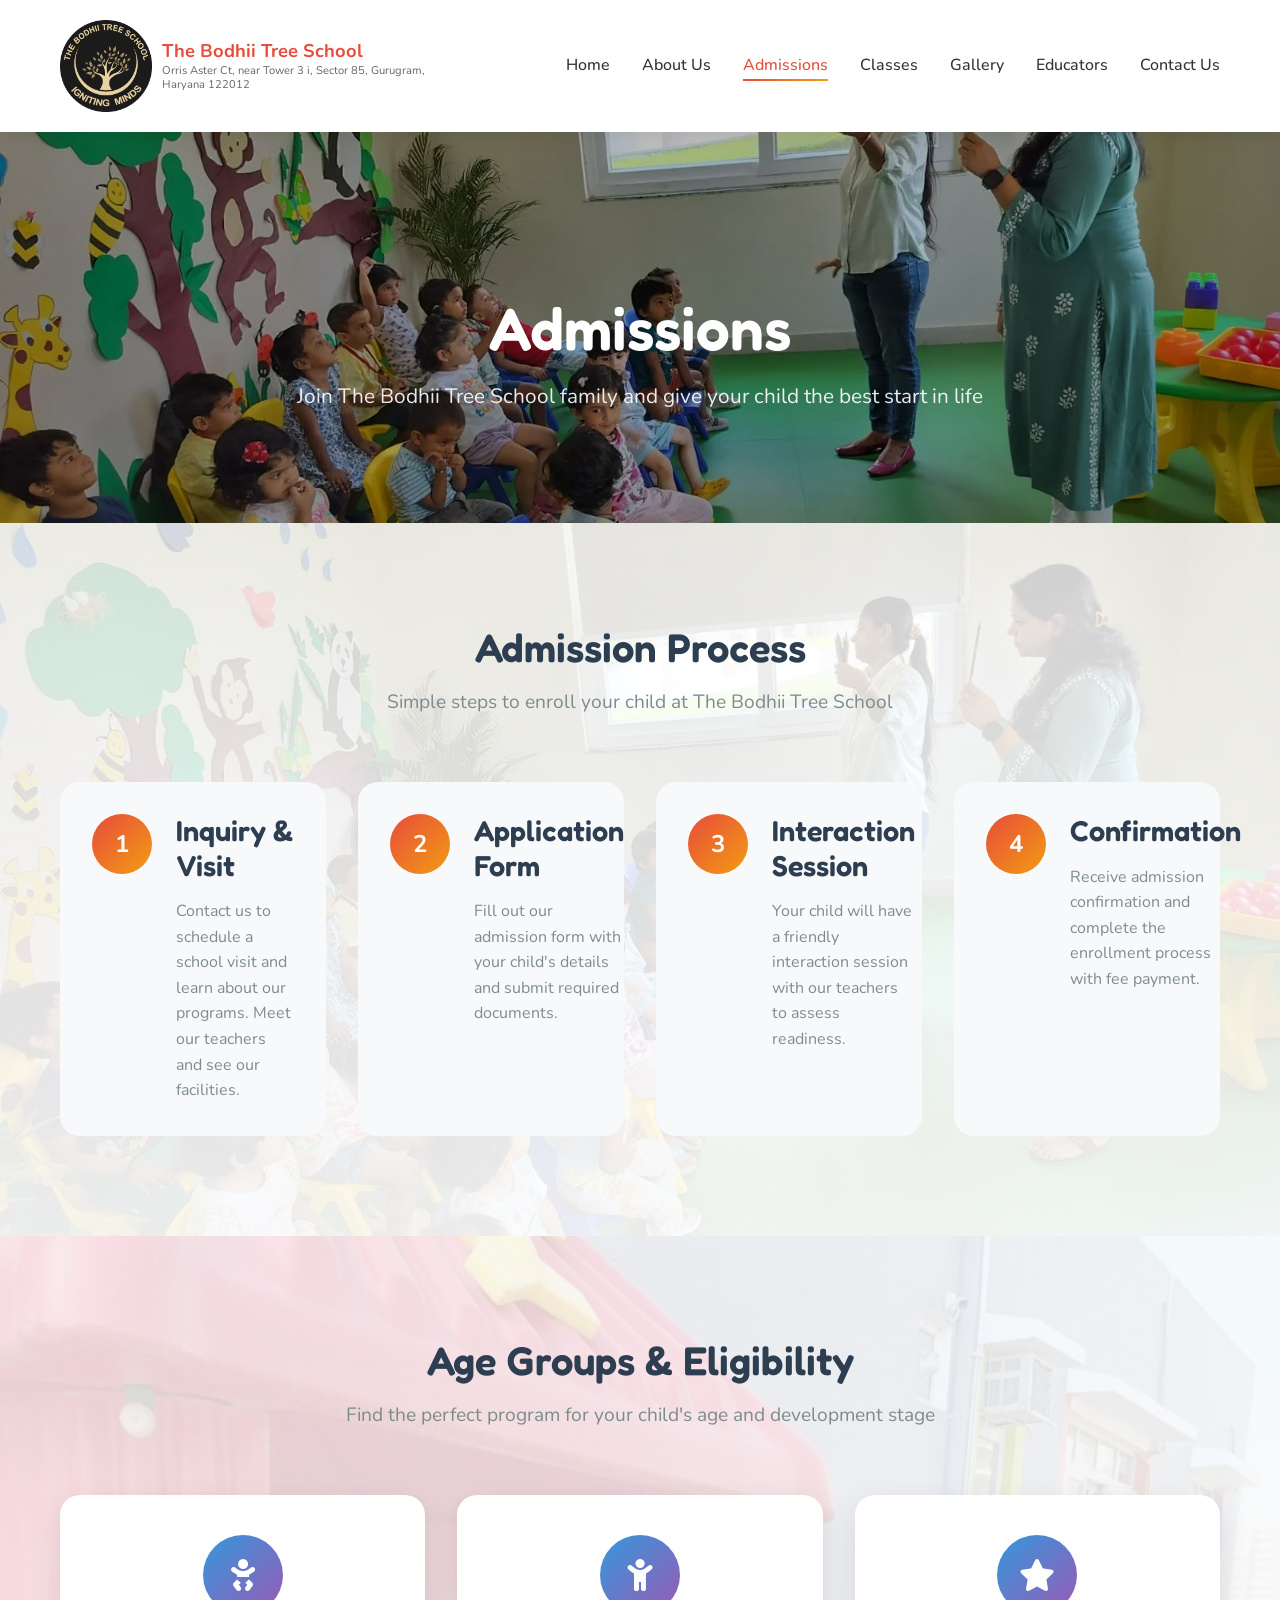
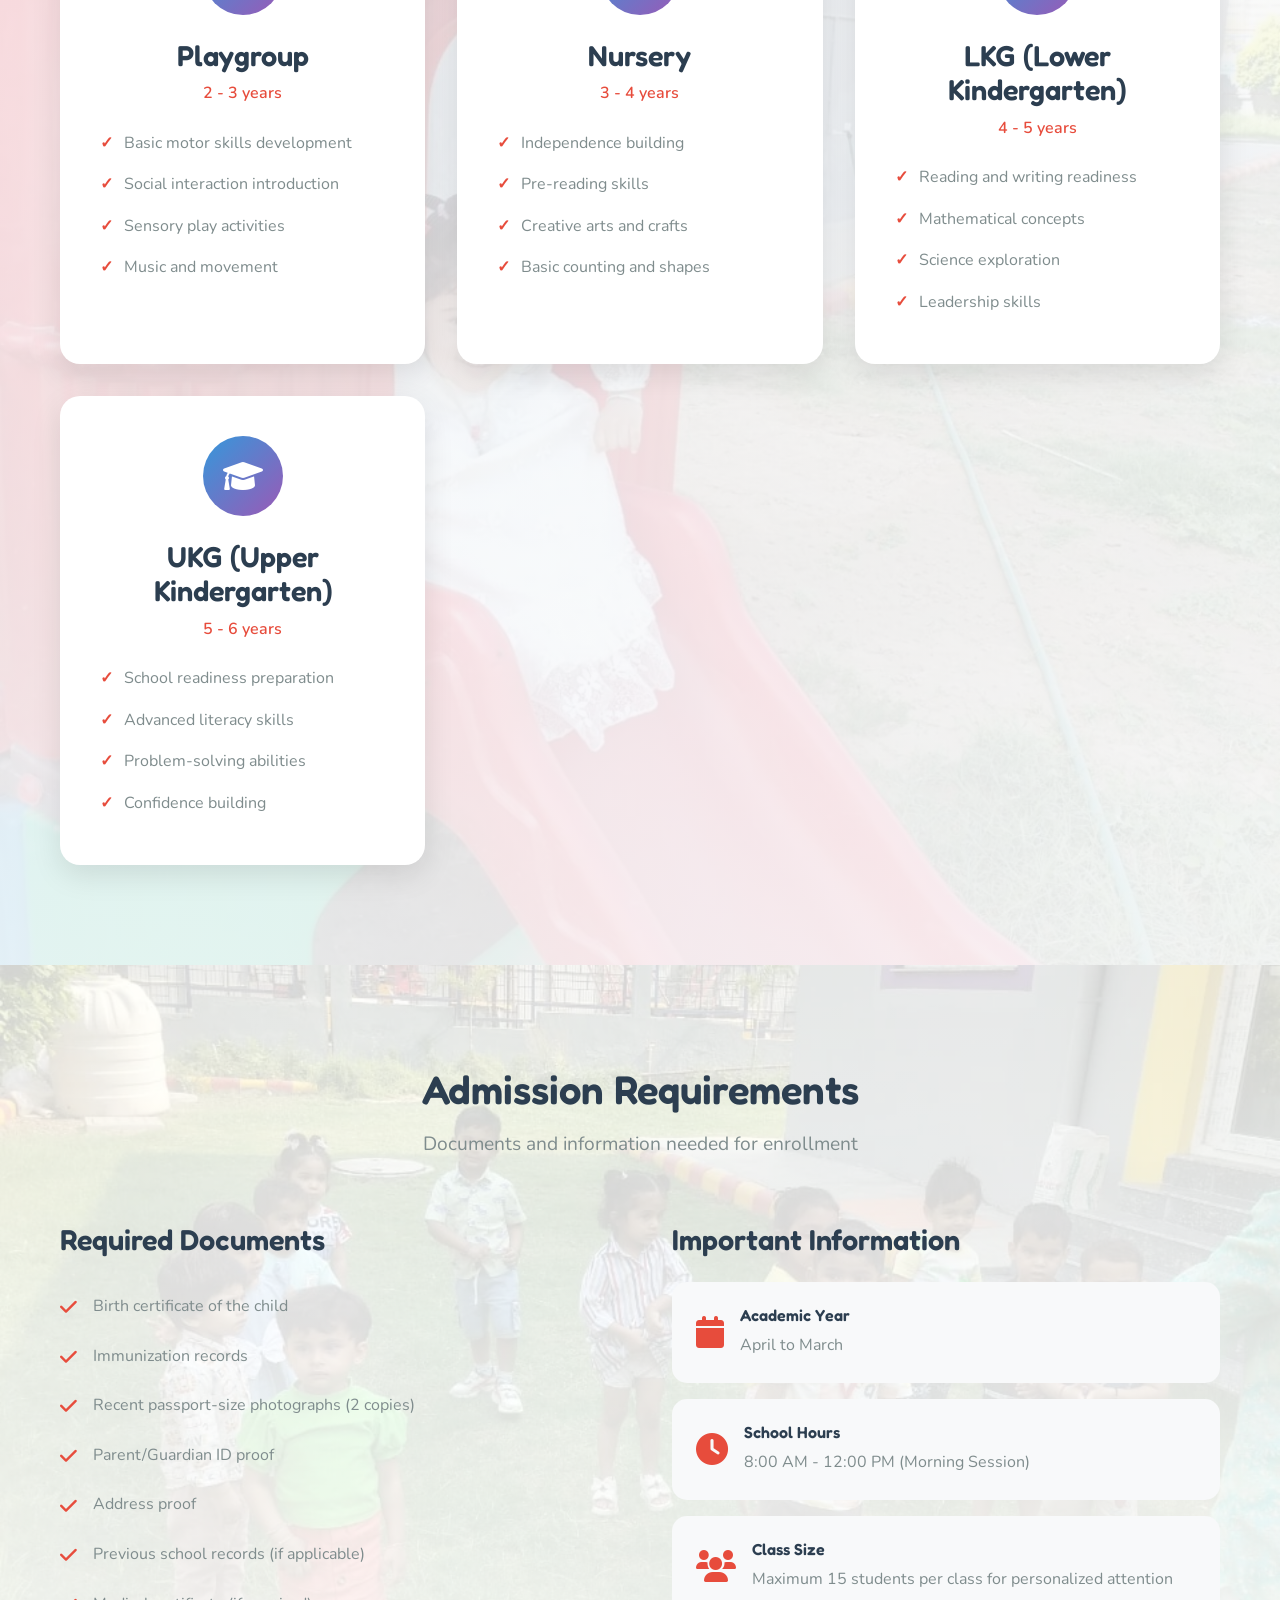
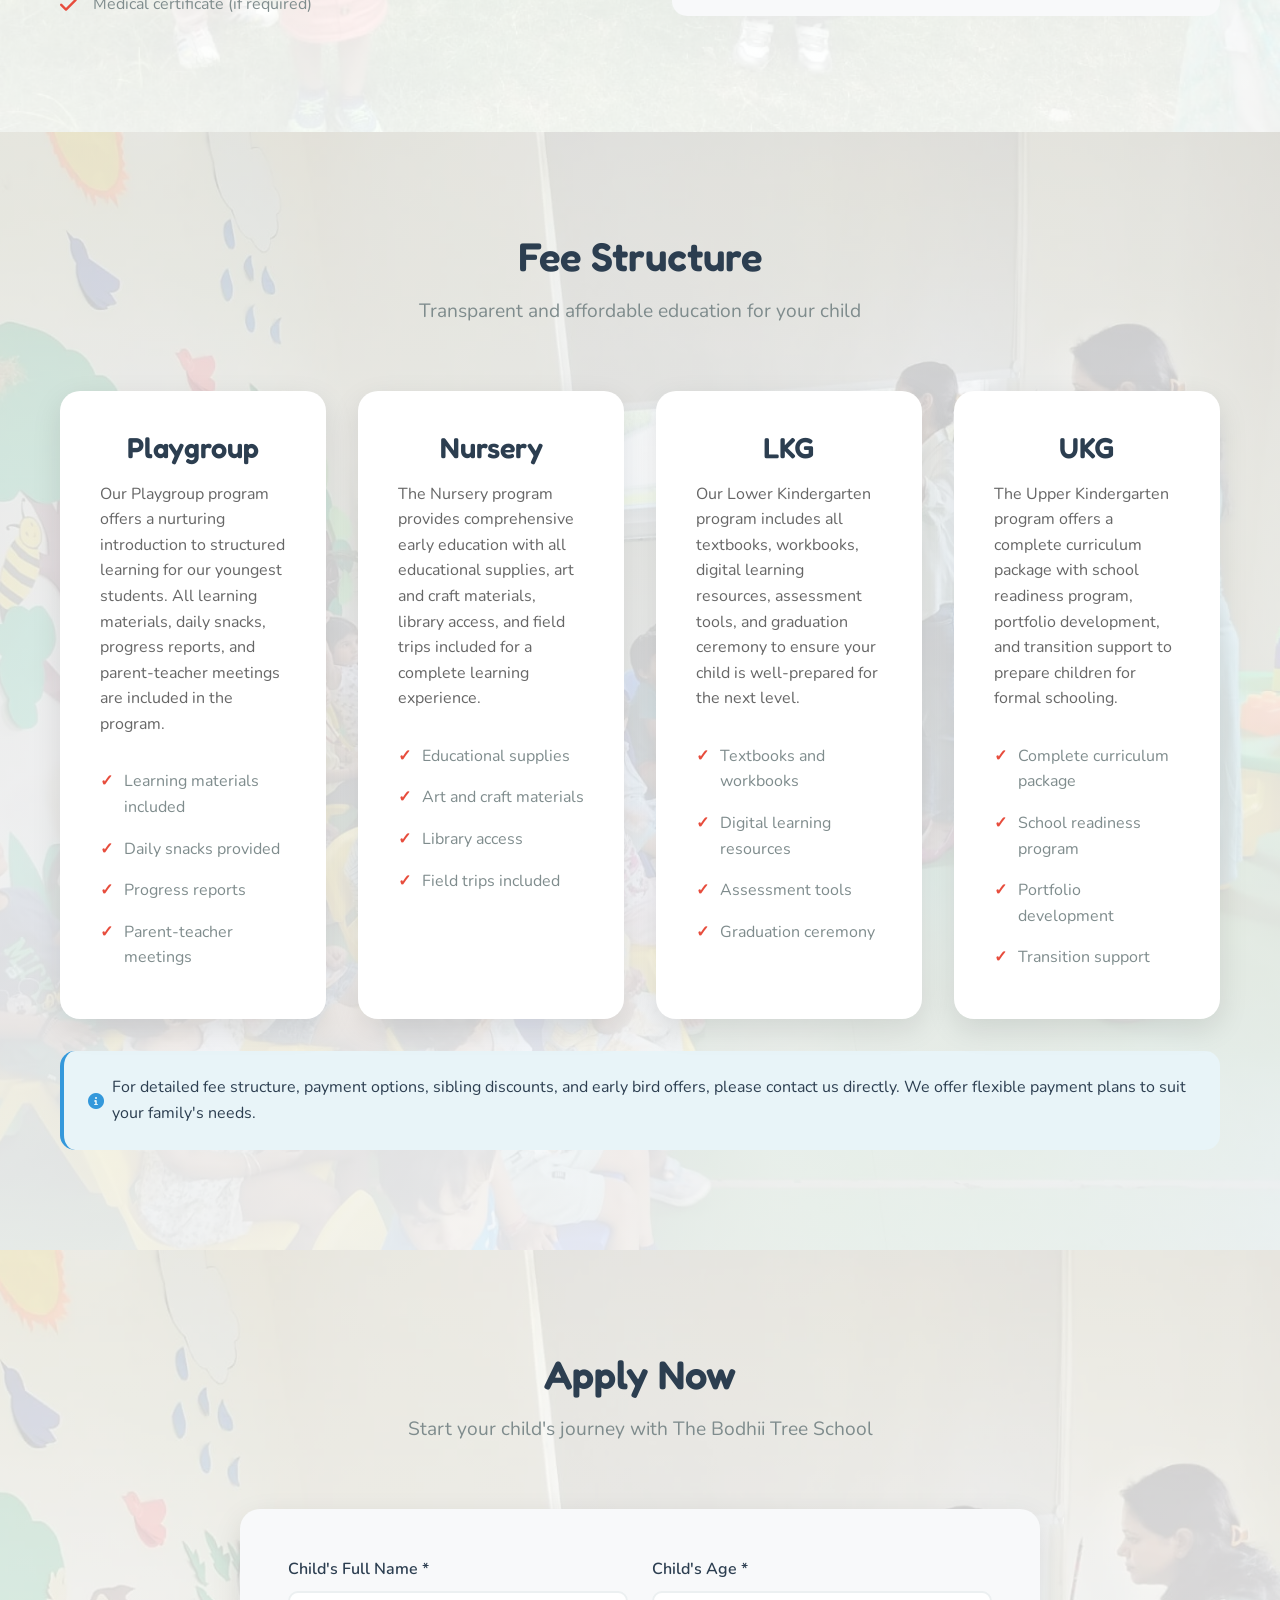
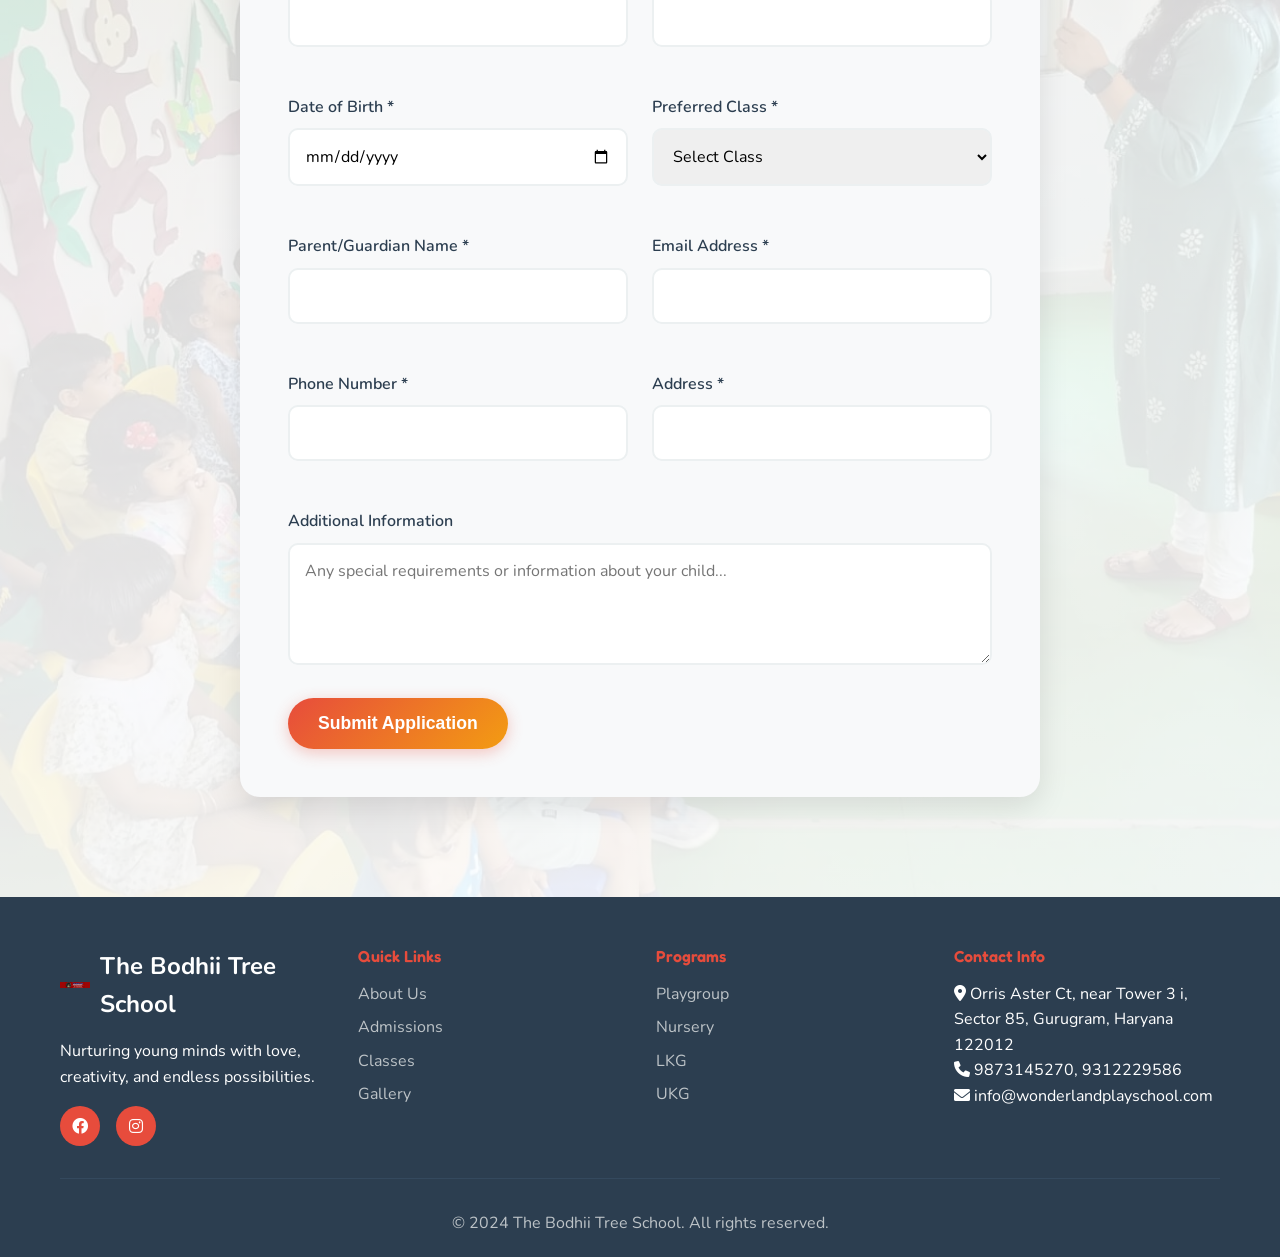
<file: Bodhii_Tree_School-main/admissions.html>
<!DOCTYPE html>
<html lang="en">
<head>
    <meta charset="UTF-8">
    <meta name="viewport" content="width=device-width, initial-scale=1.0">
    <meta name="description" content="Admission process for The Bodhii Tree School. Learn about our enrollment steps, requirements, and how to apply for your child's education.">
    <title>Admissions - The Bodhii Tree School</title>
    <link rel="stylesheet" href="style.css">
    <link href="https://fonts.googleapis.com/css2?family=Fredoka:wght@300;400;500;600;700&family=Nunito:wght@300;400;600;700&display=swap" rel="stylesheet">
    <link rel="stylesheet" href="https://cdnjs.cloudflare.com/ajax/libs/font-awesome/6.0.0/css/all.min.css">
</head>
<body>
    <!-- Navigation -->
    <nav class="navbar">
        <div class="nav-container">
            <div class="nav-logo">
                <img src="Images/LOGO_NEW.jfif" alt="The Bodhii Tree School Logo" class="logo-img">
                <div class="logo-text">
                    <span class="logo-name">The Bodhii Tree School</span>
                    <span class="logo-address">Orris Aster Ct, near Tower 3 i, Sector 85, Gurugram, Haryana 122012</span>
                </div>
            </div>
            <ul class="nav-menu">
                <li class="nav-item">
                    <a href="index.html" class="nav-link">Home</a>
                </li>
                <li class="nav-item">
                    <a href="about.html" class="nav-link">About Us</a>
                </li>
                <li class="nav-item">
                    <a href="admissions.html" class="nav-link active">Admissions</a>
                </li>
                <li class="nav-item">
                    <a href="classes.html" class="nav-link">Classes</a>
                </li>
                <li class="nav-item">
                    <a href="gallery.html" class="nav-link">Gallery</a>
                </li>
                <li class="nav-item">
                    <a href="educators.html" class="nav-link">Educators</a>
                </li>
                <li class="nav-item">
                    <a href="contact.html" class="nav-link">Contact Us</a>
                </li>
            </ul>
            <div class="hamburger">
                <span class="bar"></span>
                <span class="bar"></span>
                <span class="bar"></span>
            </div>
        </div>
    </nav>

    <!-- Page Header -->
    <section class="page-header" style="--page-header-bg: url('Images/header/addmission.webp');">
        <div class="container">
            <h1>Admissions</h1>
            <p>Join The Bodhii Tree School family and give your child the best start in life</p>
        </div>
    </section>

    <!-- Admission Process -->
    <section class="admission-process">
        <div class="container">
            <div class="section-header">
                <h2>Admission Process</h2>
                <p>Simple steps to enroll your child at The Bodhii Tree School</p>
            </div>
            <div class="process-steps">
                <div class="step">
                    <div class="step-number">1</div>
                    <div class="step-content">
                        <h3>Inquiry & Visit</h3>
                        <p>Contact us to schedule a school visit and learn about our programs. Meet our teachers and see our facilities.</p>
                    </div>
                </div>
                <div class="step">
                    <div class="step-number">2</div>
                    <div class="step-content">
                        <h3>Application Form</h3>
                        <p>Fill out our admission form with your child's details and submit required documents.</p>
                    </div>
                </div>
                <div class="step">
                    <div class="step-number">3</div>
                    <div class="step-content">
                        <h3>Interaction Session</h3>
                        <p>Your child will have a friendly interaction session with our teachers to assess readiness.</p>
                    </div>
                </div>
                <div class="step">
                    <div class="step-number">4</div>
                    <div class="step-content">
                        <h3>Confirmation</h3>
                        <p>Receive admission confirmation and complete the enrollment process with fee payment.</p>
                    </div>
                </div>
            </div>
        </div>
    </section>

    <!-- Age Groups -->
    <section class="age-groups">
        <div class="container">
            <div class="section-header">
                <h2>Age Groups & Eligibility</h2>
                <p>Find the perfect program for your child's age and development stage</p>
            </div>
            <div class="age-grid">
                <div class="age-card">
                    <div class="age-icon">
                        <i class="fas fa-baby"></i>
                    </div>
                    <h3>Playgroup</h3>
                    <p class="age-range">2 - 3 years</p>
                    <ul>
                        <li>Basic motor skills development</li>
                        <li>Social interaction introduction</li>
                        <li>Sensory play activities</li>
                        <li>Music and movement</li>
                    </ul>
                </div>
                <div class="age-card">
                    <div class="age-icon">
                        <i class="fas fa-child"></i>
                    </div>
                    <h3>Nursery</h3>
                    <p class="age-range">3 - 4 years</p>
                    <ul>
                        <li>Independence building</li>
                        <li>Pre-reading skills</li>
                        <li>Creative arts and crafts</li>
                        <li>Basic counting and shapes</li>
                    </ul>
                </div>
                <div class="age-card">
                    <div class="age-icon">
                        <i class="fas fa-star"></i>
                    </div>
                    <h3>LKG (Lower Kindergarten)</h3>
                    <p class="age-range">4 - 5 years</p>
                    <ul>
                        <li>Reading and writing readiness</li>
                        <li>Mathematical concepts</li>
                        <li>Science exploration</li>
                        <li>Leadership skills</li>
                    </ul>
                </div>
                <div class="age-card">
                    <div class="age-icon">
                        <i class="fas fa-graduation-cap"></i>
                    </div>
                    <h3>UKG (Upper Kindergarten)</h3>
                    <p class="age-range">5 - 6 years</p>
                    <ul>
                        <li>School readiness preparation</li>
                        <li>Advanced literacy skills</li>
                        <li>Problem-solving abilities</li>
                        <li>Confidence building</li>
                    </ul>
                </div>
            </div>
        </div>
    </section>

    <!-- Requirements -->
    <section class="requirements">
        <div class="container">
            <div class="section-header">
                <h2>Admission Requirements</h2>
                <p>Documents and information needed for enrollment</p>
            </div>
            <div class="requirements-content">
                <div class="requirements-list">
                    <h3>Required Documents</h3>
                    <ul>
                        <li><i class="fas fa-check"></i> Birth certificate of the child</li>
                        <li><i class="fas fa-check"></i> Immunization records</li>
                        <li><i class="fas fa-check"></i> Recent passport-size photographs (2 copies)</li>
                        <li><i class="fas fa-check"></i> Parent/Guardian ID proof</li>
                        <li><i class="fas fa-check"></i> Address proof</li>
                        <li><i class="fas fa-check"></i> Previous school records (if applicable)</li>
                        <li><i class="fas fa-check"></i> Medical certificate (if required)</li>
                    </ul>
                </div>
                <div class="requirements-info">
                    <h3>Important Information</h3>
                    <div class="info-card">
                        <i class="fas fa-calendar"></i>
                        <div>
                            <h4>Academic Year</h4>
                            <p>April to March</p>
                        </div>
                    </div>
                    <div class="info-card">
                        <i class="fas fa-clock"></i>
                        <div>
                            <h4>School Hours</h4>
                            <p>8:00 AM - 12:00 PM (Morning Session)</p>
                        </div>
                    </div>
                    <div class="info-card">
                        <i class="fas fa-users"></i>
                        <div>
                            <h4>Class Size</h4>
                            <p>Maximum 15 students per class for personalized attention</p>
                        </div>
                    </div>
                </div>
            </div>
        </div>
    </section>

    <!-- Fee Structure -->
    <section class="fee-structure">
        <div class="container">
            <div class="section-header">
                <h2>Fee Structure</h2>
                <p>Transparent and affordable education for your child</p>
            </div>
            <div class="fee-grid">
                <div class="fee-card">
                    <h3>Playgroup</h3>
                    <p class="fee-description">Our Playgroup program offers a nurturing introduction to structured learning for our youngest students. All learning materials, daily snacks, progress reports, and parent-teacher meetings are included in the program.</p>
                    <ul>
                        <li>Learning materials included</li>
                        <li>Daily snacks provided</li>
                        <li>Progress reports</li>
                        <li>Parent-teacher meetings</li>
                    </ul>
                </div>
                <div class="fee-card">
                    <h3>Nursery</h3>
                    <p class="fee-description">The Nursery program provides comprehensive early education with all educational supplies, art and craft materials, library access, and field trips included for a complete learning experience.</p>
                    <ul>
                        <li>Educational supplies</li>
                        <li>Art and craft materials</li>
                        <li>Library access</li>
                        <li>Field trips included</li>
                    </ul>
                </div>
                <div class="fee-card">
                    <h3>LKG</h3>
                    <p class="fee-description">Our Lower Kindergarten program includes all textbooks, workbooks, digital learning resources, assessment tools, and graduation ceremony to ensure your child is well-prepared for the next level.</p>
                    <ul>
                        <li>Textbooks and workbooks</li>
                        <li>Digital learning resources</li>
                        <li>Assessment tools</li>
                        <li>Graduation ceremony</li>
                    </ul>
                </div>
                <div class="fee-card">
                    <h3>UKG</h3>
                    <p class="fee-description">The Upper Kindergarten program offers a complete curriculum package with school readiness program, portfolio development, and transition support to prepare children for formal schooling.</p>
                    <ul>
                        <li>Complete curriculum package</li>
                        <li>School readiness program</li>
                        <li>Portfolio development</li>
                        <li>Transition support</li>
                    </ul>
                </div>
            </div>
            <div class="fee-note">
                <p><i class="fas fa-info-circle"></i> For detailed fee structure, payment options, sibling discounts, and early bird offers, please contact us directly. We offer flexible payment plans to suit your family's needs.</p>
            </div>
        </div>
    </section>

    <!-- Application Form -->
    <section class="application-form">
        <div class="container">
            <div class="section-header">
                <h2>Apply Now</h2>
                <p>Start your child's journey with The Bodhii Tree School</p>
            </div>
            <div class="form-container">
                <form class="admission-form" id="admissionForm">
                    <div class="form-row">
                        <div class="form-group">
                            <label for="childName">Child's Full Name *</label>
                            <input type="text" id="childName" name="childName" required>
                        </div>
                        <div class="form-group">
                            <label for="childAge">Child's Age *</label>
                            <input type="number" id="childAge" name="childAge" required min="2" max="6">
                        </div>
                    </div>
                    <div class="form-row">
                        <div class="form-group">
                            <label for="dateOfBirth">Date of Birth *</label>
                            <input type="date" id="dateOfBirth" name="dateOfBirth" required>
                        </div>
                        <div class="form-group">
                            <label for="preferredClass">Preferred Class *</label>
                            <select id="preferredClass" name="preferredClass" required>
                                <option value="">Select Class</option>
                                <option value="playgroup">Playgroup (2-3 years)</option>
                                <option value="nursery">Nursery (3-4 years)</option>
                                <option value="lkg">LKG (4-5 years)</option>
                                <option value="ukg">UKG (5-6 years)</option>
                            </select>
                        </div>
                    </div>
                    <div class="form-row">
                        <div class="form-group">
                            <label for="parentName">Parent/Guardian Name *</label>
                            <input type="text" id="parentName" name="parentName" required>
                        </div>
                        <div class="form-group">
                            <label for="parentEmail">Email Address *</label>
                            <input type="email" id="parentEmail" name="parentEmail" required>
                        </div>
                    </div>
                    <div class="form-row">
                        <div class="form-group">
                            <label for="parentPhone">Phone Number *</label>
                            <input type="tel" id="parentPhone" name="parentPhone" required>
                        </div>
                        <div class="form-group">
                            <label for="address">Address *</label>
                            <input type="text" id="address" name="address" required>
                        </div>
                    </div>
                    <div class="form-group">
                        <label for="message">Additional Information</label>
                        <textarea id="message" name="message" rows="4" placeholder="Any special requirements or information about your child..."></textarea>
                    </div>
                    <button type="submit" class="btn btn-primary">Submit Application</button>
                </form>
            </div>
        </div>
    </section>

    <!-- Footer -->
    <footer class="footer">
        <div class="container">
            <div class="footer-content">
                <div class="footer-section">
                    <div class="footer-logo">
                        <img src="Images/LOGO.PNG" alt="The Bodhii Tree School Logo" class="footer-logo-img">
                        <span>The Bodhii Tree School</span>
                    </div>
                    <p>Nurturing young minds with love, creativity, and endless possibilities.</p>
                    <div class="social-links">
                        <a href="https://www.facebook.com/share/1T9mQQ9HFo/" target="_blank" rel="noopener noreferrer"><i class="fab fa-facebook"></i></a>
                        <a href="https://www.instagram.com/thebodhiitree?igsh=OWZydTZrcGZzMHhi" target="_blank" rel="noopener noreferrer"><i class="fab fa-instagram"></i></a>
                    </div>
                </div>
                <div class="footer-section">
                    <h4>Quick Links</h4>
                    <ul>
                        <li><a href="about.html">About Us</a></li>
                        <li><a href="admissions.html">Admissions</a></li>
                        <li><a href="classes.html">Classes</a></li>
                        <li><a href="gallery.html">Gallery</a></li>
                    </ul>
                </div>
                <div class="footer-section">
                    <h4>Programs</h4>
                    <ul>
                        <li><a href="classes.html">Playgroup</a></li>
                        <li><a href="classes.html">Nursery</a></li>
                        <li><a href="classes.html">LKG</a></li>
                        <li><a href="classes.html">UKG</a></li>
                    </ul>
                </div>
                <div class="footer-section">
                    <h4>Contact Info</h4>
                    <p><i class="fas fa-map-marker-alt"></i> Orris Aster Ct, near Tower 3 i, Sector 85, Gurugram, Haryana 122012</p>
                    <p><i class="fas fa-phone"></i> 9873145270, 9312229586</p>
                    <p><i class="fas fa-envelope"></i> info@wonderlandplayschool.com</p>
                </div>
            </div>
            <div class="footer-bottom">
                <p>&copy; 2024 The Bodhii Tree School. All rights reserved.</p>
            </div>
        </div>
    </footer>

    <script src="script.js"></script>
</body>
</html>
</file>
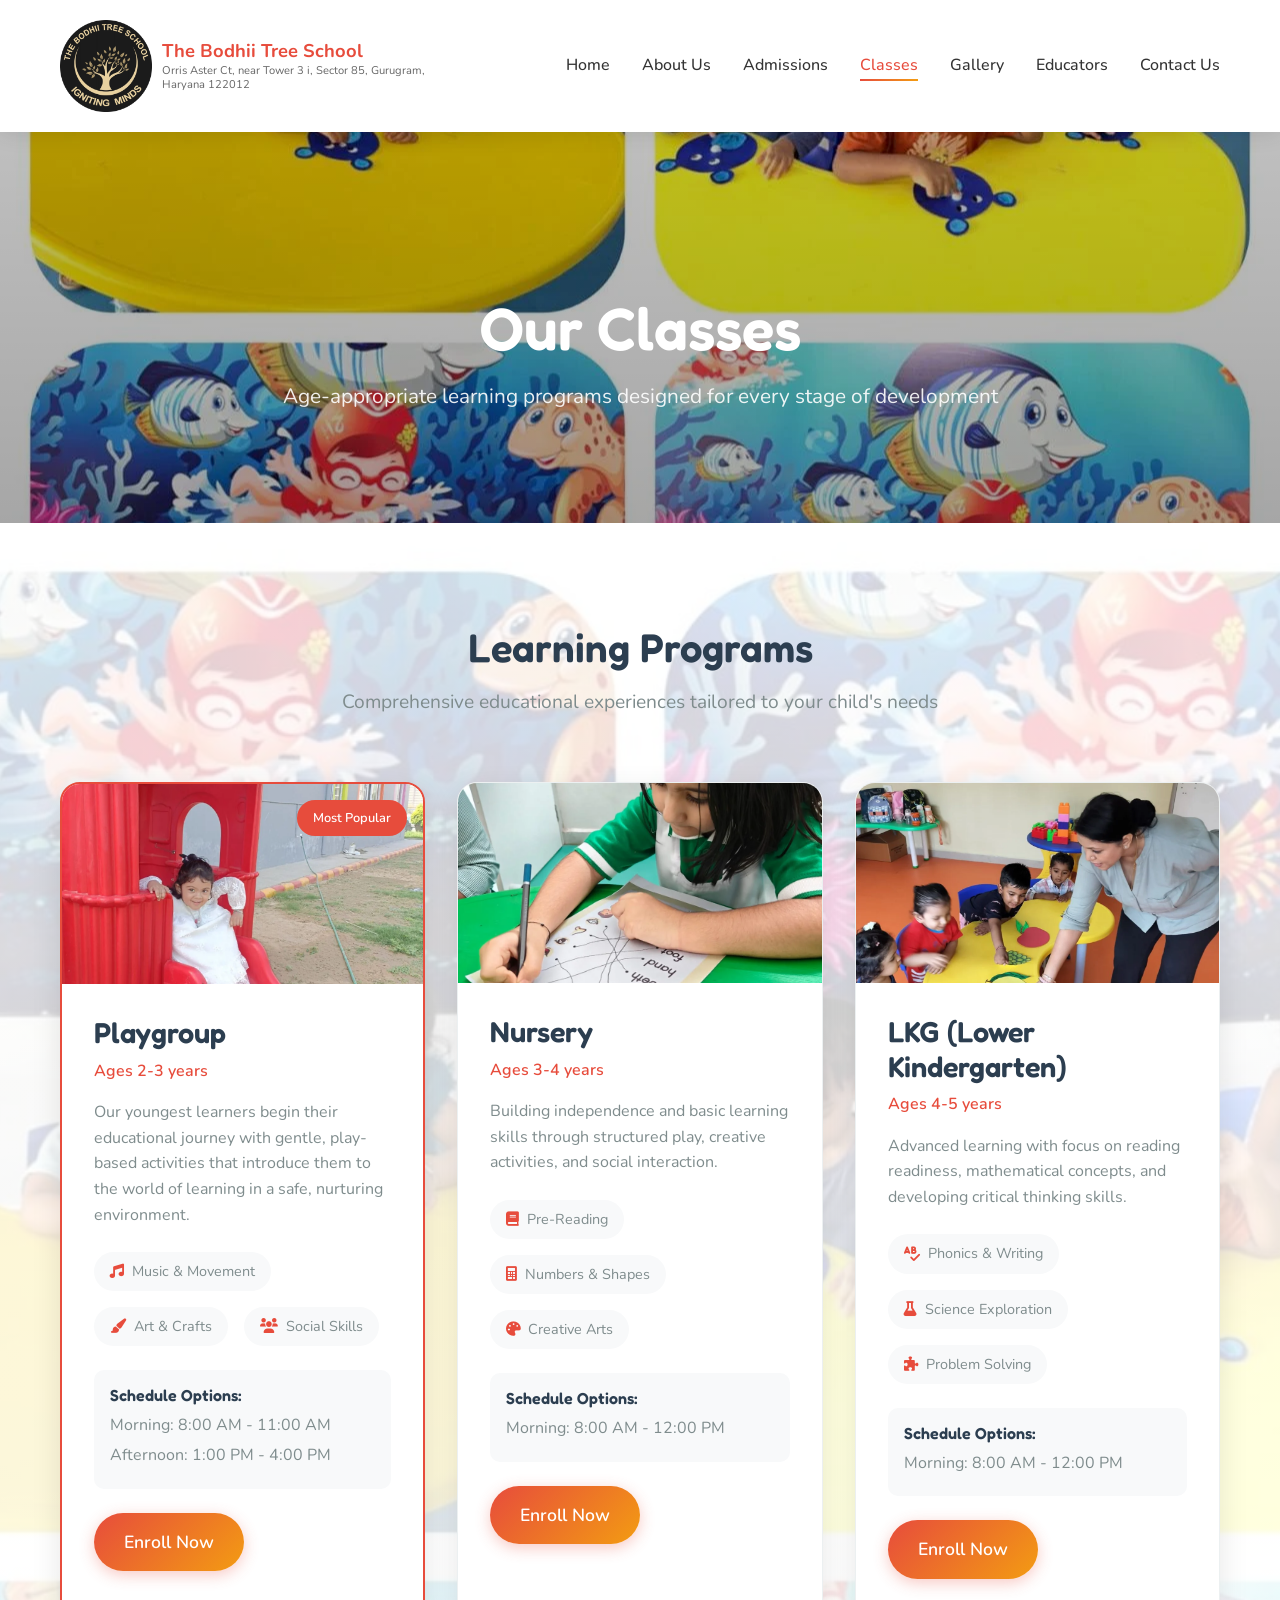
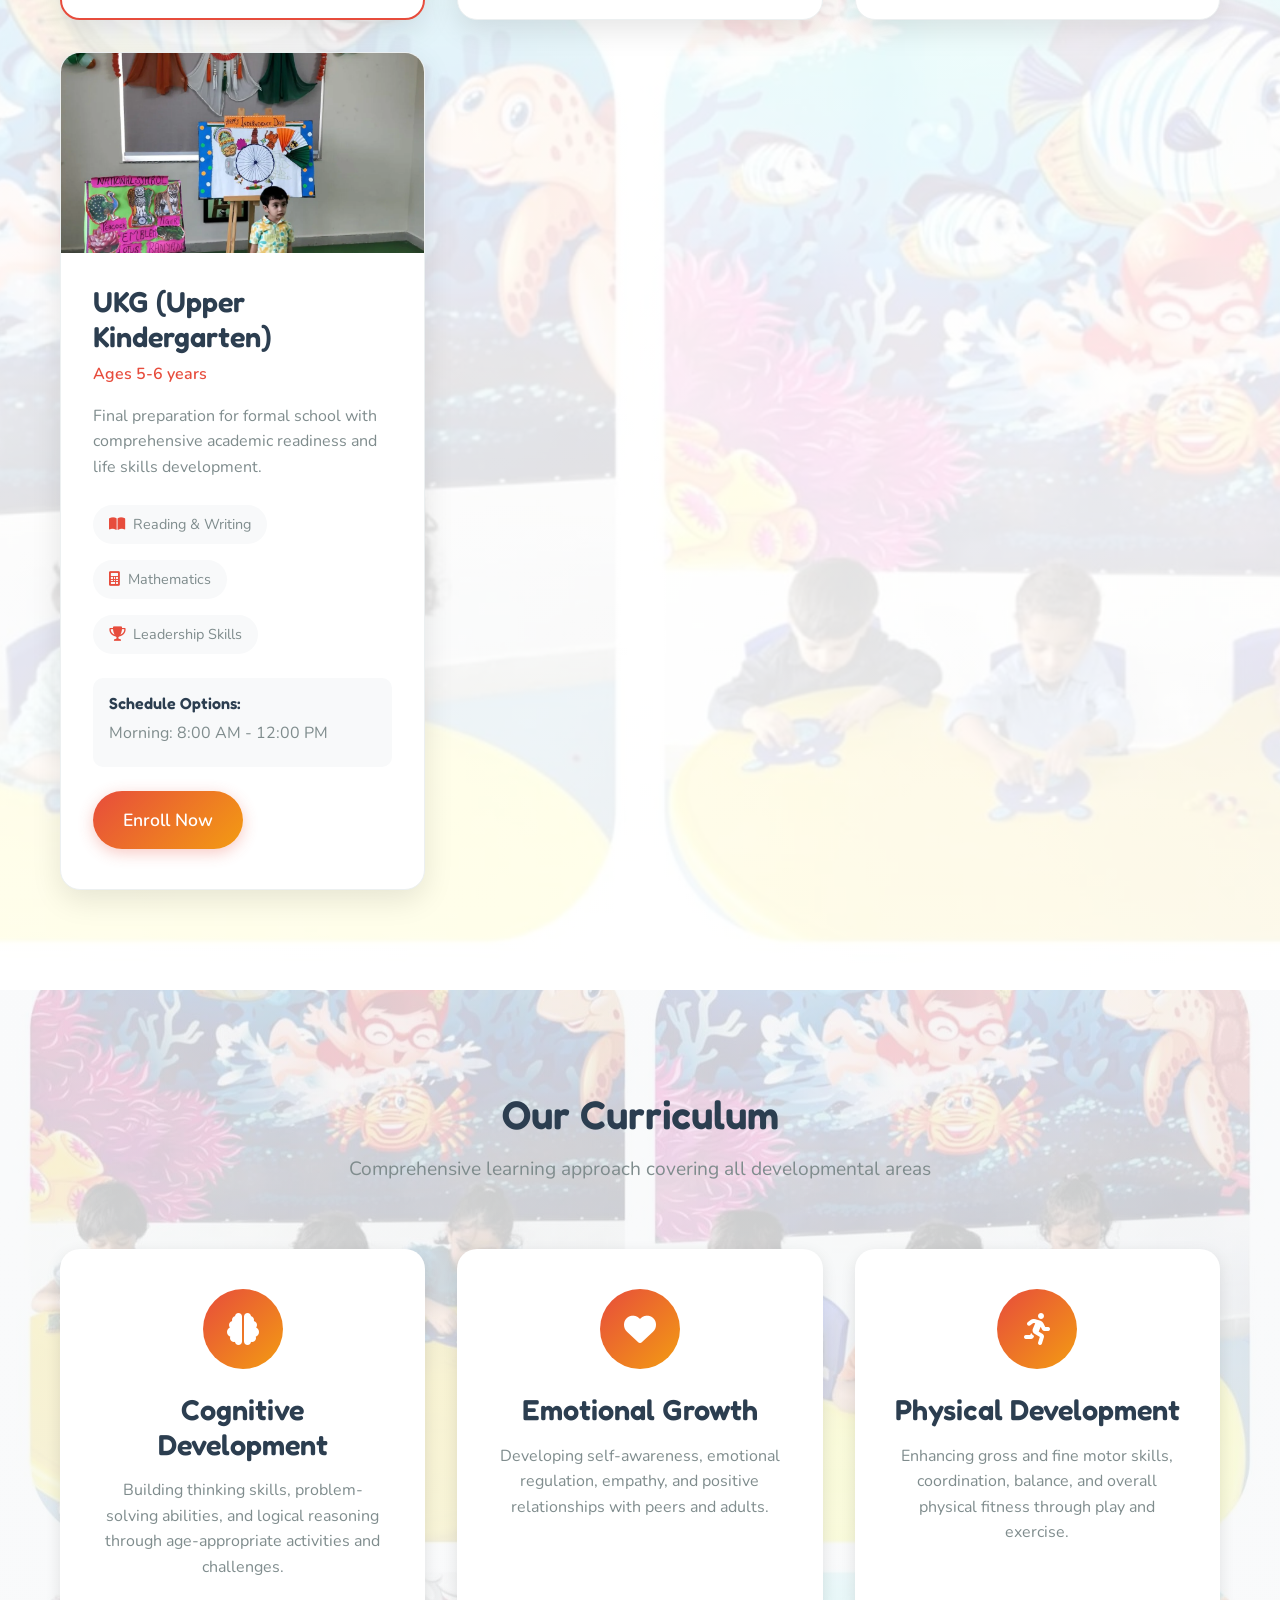
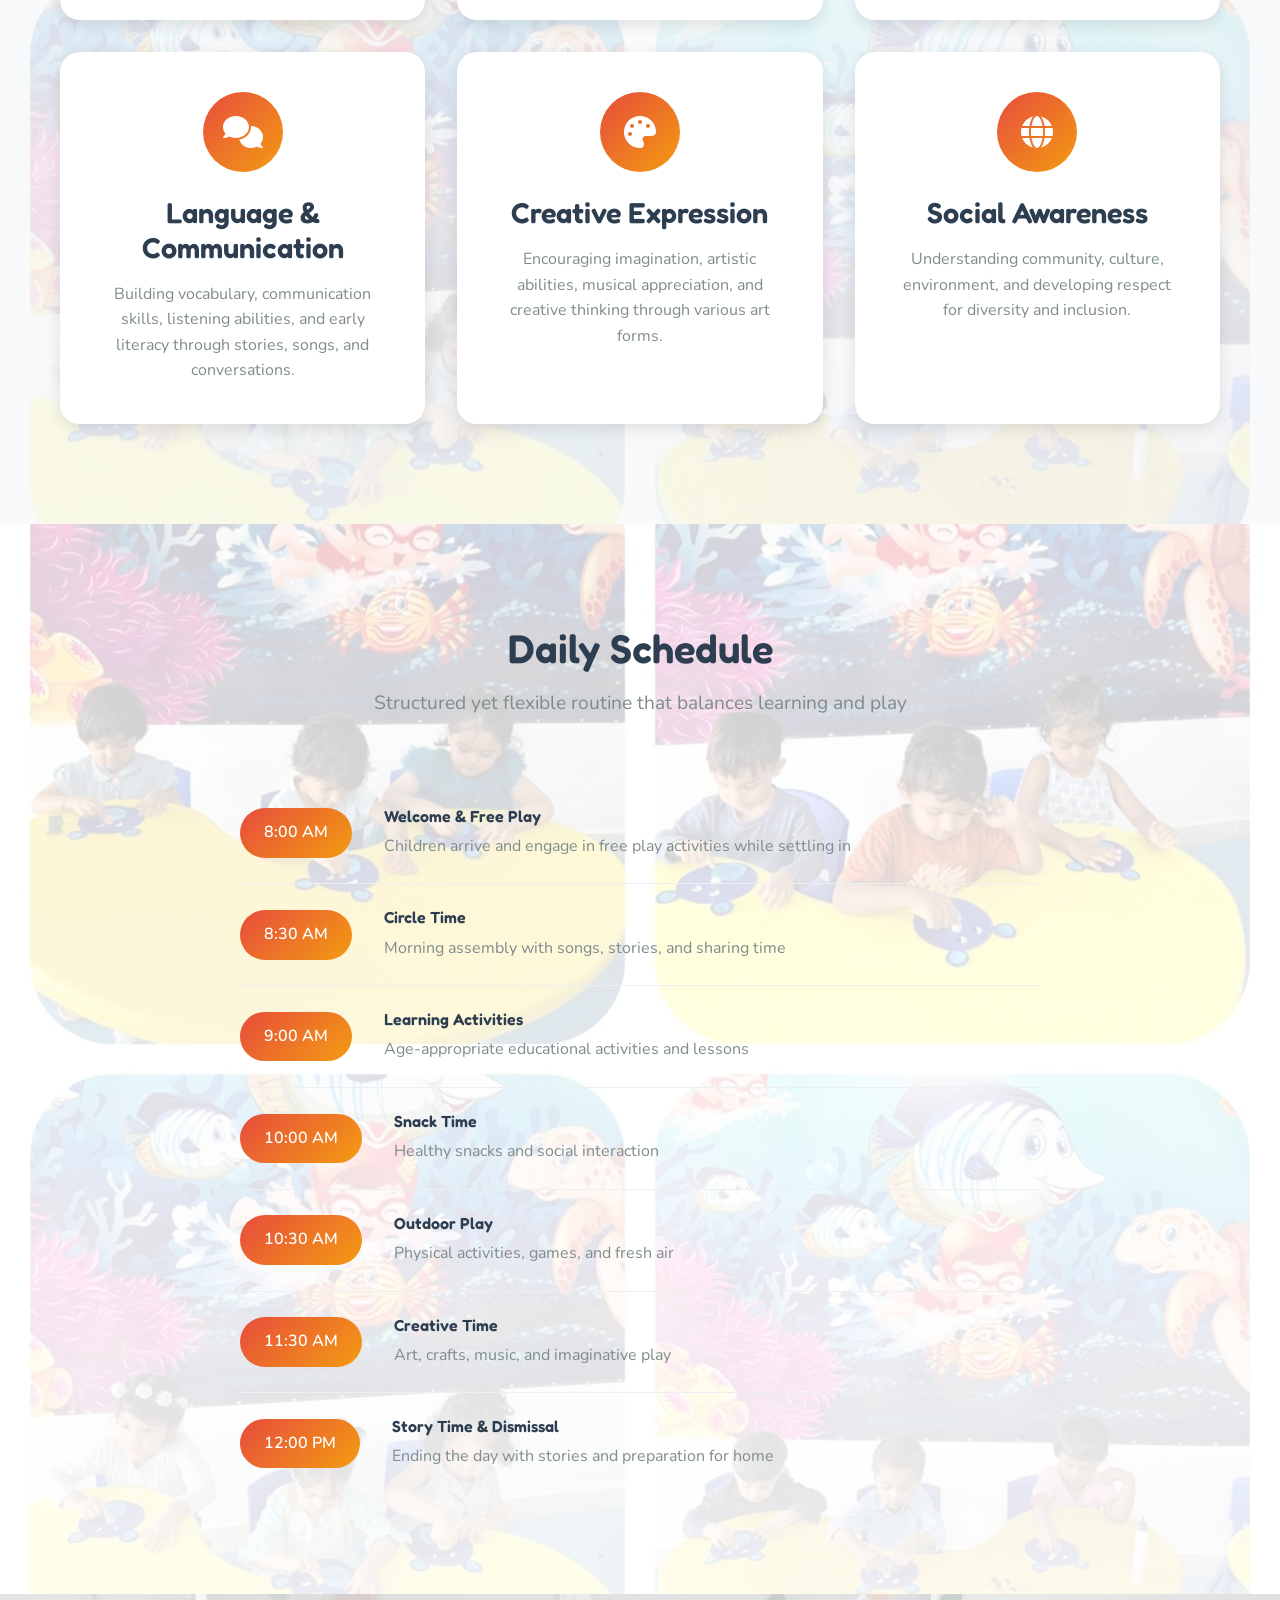
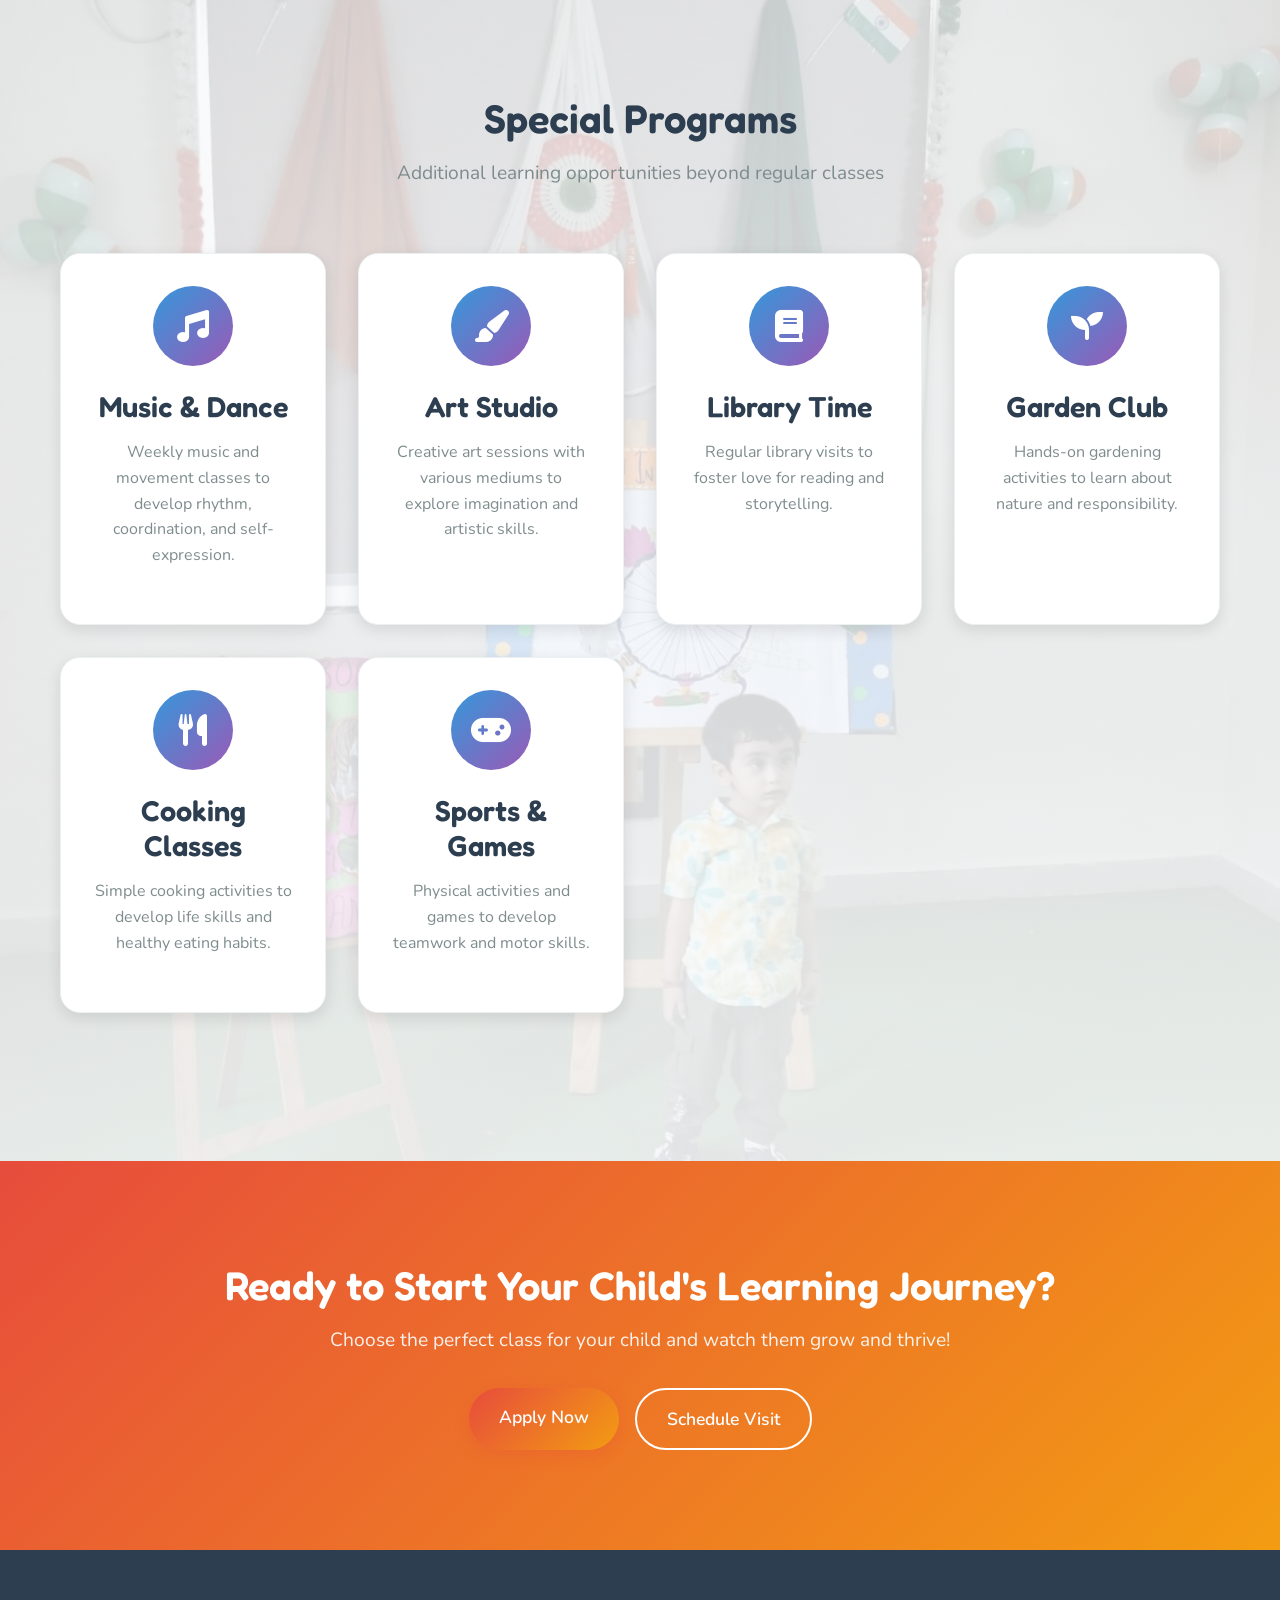
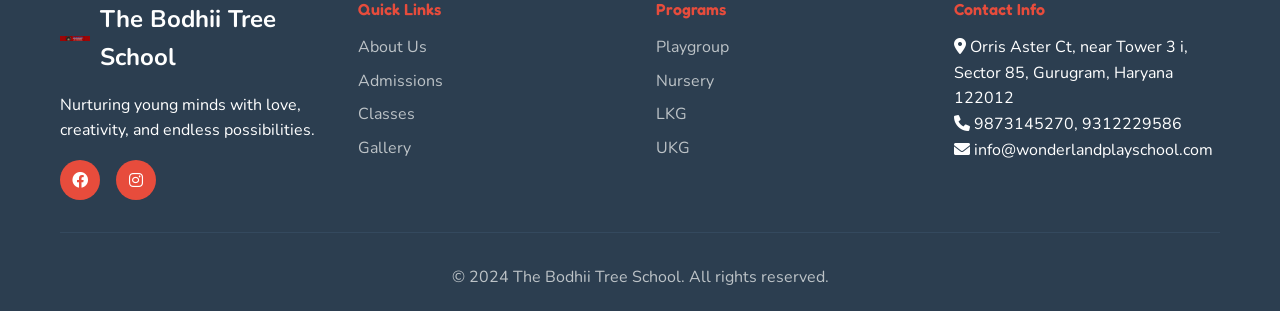
<file: Bodhii_Tree_School-main/classes.html>
<!DOCTYPE html>
<html lang="en">
<head>
    <meta charset="UTF-8">
    <meta name="viewport" content="width=device-width, initial-scale=1.0">
    <meta name="description" content="Explore our classes at The Bodhii Tree School - Playgroup, Nursery, LKG, and UKG. Age-appropriate learning programs for children 2-6 years.">
    <title>Classes - The Bodhii Tree School</title>
    <link rel="stylesheet" href="style.css">
    <link href="https://fonts.googleapis.com/css2?family=Fredoka:wght@300;400;500;600;700&family=Nunito:wght@300;400;600;700&display=swap" rel="stylesheet">
    <link rel="stylesheet" href="https://cdnjs.cloudflare.com/ajax/libs/font-awesome/6.0.0/css/all.min.css">
</head>
<body>
    <!-- Navigation -->
    <nav class="navbar">
        <div class="nav-container">
            <div class="nav-logo">
                <img src="Images/LOGO_NEW.jfif" alt="The Bodhii Tree School Logo" class="logo-img">
                <div class="logo-text">
                    <span class="logo-name">The Bodhii Tree School</span>
                    <span class="logo-address">Orris Aster Ct, near Tower 3 i, Sector 85, Gurugram, Haryana 122012</span>
                </div>
            </div>
            <ul class="nav-menu">
                <li class="nav-item">
                    <a href="index.html" class="nav-link">Home</a>
                </li>
                <li class="nav-item">
                    <a href="about.html" class="nav-link">About Us</a>
                </li>
                <li class="nav-item">
                    <a href="admissions.html" class="nav-link">Admissions</a>
                </li>
                <li class="nav-item">
                    <a href="classes.html" class="nav-link active">Classes</a>
                </li>
                <li class="nav-item">
                    <a href="gallery.html" class="nav-link">Gallery</a>
                </li>
                <li class="nav-item">
                    <a href="educators.html" class="nav-link">Educators</a>
                </li>
                <li class="nav-item">
                    <a href="contact.html" class="nav-link">Contact Us</a>
                </li>
            </ul>
            <div class="hamburger">
                <span class="bar"></span>
                <span class="bar"></span>
                <span class="bar"></span>
            </div>
        </div>
    </nav>

    <!-- Page Header -->
    <section class="page-header" style="--page-header-bg: url('Images/header/class.webp');">
        <div class="container">
            <h1>Our Classes</h1>
            <p>Age-appropriate learning programs designed for every stage of development</p>
        </div>
    </section>

    <!-- Classes Overview -->
    <section class="classes-overview">
        <div class="container">
            <div class="section-header">
                <h2>Learning Programs</h2>
                <p>Comprehensive educational experiences tailored to your child's needs</p>
            </div>
            <div class="classes-grid">
                <div class="class-card featured">
                    <div class="class-image">
                        <img src="Images/gallery/play.webp" alt="Playgroup" loading="lazy" decoding="async">
                    </div>
                    <div class="class-content">
                        <div class="class-badge">Most Popular</div>
                        <h3>Playgroup</h3>
                        <p class="age-range">Ages 2-3 years</p>
                        <p class="class-description">Our youngest learners begin their educational journey with gentle, play-based activities that introduce them to the world of learning in a safe, nurturing environment.</p>
                        <div class="class-features">
                            <div class="feature">
                                <i class="fas fa-music"></i>
                                <span>Music & Movement</span>
                            </div>
                            <div class="feature">
                                <i class="fas fa-paint-brush"></i>
                                <span>Art & Crafts</span>
                            </div>
                            <div class="feature">
                                <i class="fas fa-users"></i>
                                <span>Social Skills</span>
                            </div>
                        </div>
                        <div class="class-schedule">
                            <h4>Schedule Options:</h4>
                            <p>Morning: 8:00 AM - 11:00 AM</p>
                            <p>Afternoon: 1:00 PM - 4:00 PM</p>
                        </div>
                        <a href="admissions.html" class="btn btn-primary">Enroll Now</a>
                    </div>
                </div>

                <div class="class-card">
                    <div class="class-image">
                        <img src="Images/gallery/Learning.webp" alt="Nursery" loading="lazy" decoding="async">
                    </div>
                    <div class="class-content">
                        <h3>Nursery</h3>
                        <p class="age-range">Ages 3-4 years</p>
                        <p class="class-description">Building independence and basic learning skills through structured play, creative activities, and social interaction.</p>
                        <div class="class-features">
                            <div class="feature">
                                <i class="fas fa-book"></i>
                                <span>Pre-Reading</span>
                            </div>
                            <div class="feature">
                                <i class="fas fa-calculator"></i>
                                <span>Numbers & Shapes</span>
                            </div>
                            <div class="feature">
                                <i class="fas fa-palette"></i>
                                <span>Creative Arts</span>
                            </div>
                        </div>
                        <div class="class-schedule">
                            <h4>Schedule Options:</h4>
                            <p>Morning: 8:00 AM - 12:00 PM</p>
                        </div>
                        <a href="admissions.html" class="btn btn-primary">Enroll Now</a>
                    </div>
                </div>

                <div class="class-card">
                    <div class="class-image">
                        <img src="Images/gallery/art.webp" alt="LKG Lower Kindergarten" loading="lazy" decoding="async">
                    </div>
                    <div class="class-content">
                        <h3>LKG (Lower Kindergarten)</h3>
                        <p class="age-range">Ages 4-5 years</p>
                        <p class="class-description">Advanced learning with focus on reading readiness, mathematical concepts, and developing critical thinking skills.</p>
                        <div class="class-features">
                            <div class="feature">
                                <i class="fas fa-spell-check"></i>
                                <span>Phonics & Writing</span>
                            </div>
                            <div class="feature">
                                <i class="fas fa-flask"></i>
                                <span>Science Exploration</span>
                            </div>
                            <div class="feature">
                                <i class="fas fa-puzzle-piece"></i>
                                <span>Problem Solving</span>
                            </div>
                        </div>
                        <div class="class-schedule">
                            <h4>Schedule Options:</h4>
                            <p>Morning: 8:00 AM - 12:00 PM</p>
                        </div>
                        <a href="admissions.html" class="btn btn-primary">Enroll Now</a>
                    </div>
                </div>

                <div class="class-card">
                    <div class="class-image">
                        <img src="Images/gallery/dance_music.webp" alt="UKG Upper Kindergarten" loading="lazy" decoding="async">
                    </div>
                    <div class="class-content">
                        <h3>UKG (Upper Kindergarten)</h3>
                        <p class="age-range">Ages 5-6 years</p>
                        <p class="class-description">Final preparation for formal school with comprehensive academic readiness and life skills development.</p>
                        <div class="class-features">
                            <div class="feature">
                                <i class="fas fa-book-open"></i>
                                <span>Reading & Writing</span>
                            </div>
                            <div class="feature">
                                <i class="fas fa-calculator"></i>
                                <span>Mathematics</span>
                            </div>
                            <div class="feature">
                                <i class="fas fa-trophy"></i>
                                <span>Leadership Skills</span>
                            </div>
                        </div>
                        <div class="class-schedule">
                            <h4>Schedule Options:</h4>
                            <p>Morning: 8:00 AM - 12:00 PM</p>
                        </div>
                        <a href="admissions.html" class="btn btn-primary">Enroll Now</a>
                    </div>
                </div>
            </div>
        </div>
    </section>

    <!-- Curriculum -->
    <section class="curriculum">
        <div class="container">
            <div class="section-header">
                <h2>Our Curriculum</h2>
                <p>Comprehensive learning approach covering all developmental areas</p>
            </div>
            <div class="curriculum-grid">
                <div class="curriculum-item">
                    <div class="curriculum-icon">
                        <i class="fas fa-brain"></i>
                    </div>
                    <h3>Cognitive Development</h3>
                    <p>Building thinking skills, problem-solving abilities, and logical reasoning through age-appropriate activities and challenges.</p>
                </div>
                <div class="curriculum-item">
                    <div class="curriculum-icon">
                        <i class="fas fa-heart"></i>
                    </div>
                    <h3>Emotional Growth</h3>
                    <p>Developing self-awareness, emotional regulation, empathy, and positive relationships with peers and adults.</p>
                </div>
                <div class="curriculum-item">
                    <div class="curriculum-icon">
                        <i class="fas fa-running"></i>
                    </div>
                    <h3>Physical Development</h3>
                    <p>Enhancing gross and fine motor skills, coordination, balance, and overall physical fitness through play and exercise.</p>
                </div>
                <div class="curriculum-item">
                    <div class="curriculum-icon">
                        <i class="fas fa-comments"></i>
                    </div>
                    <h3>Language & Communication</h3>
                    <p>Building vocabulary, communication skills, listening abilities, and early literacy through stories, songs, and conversations.</p>
                </div>
                <div class="curriculum-item">
                    <div class="curriculum-icon">
                        <i class="fas fa-palette"></i>
                    </div>
                    <h3>Creative Expression</h3>
                    <p>Encouraging imagination, artistic abilities, musical appreciation, and creative thinking through various art forms.</p>
                </div>
                <div class="curriculum-item">
                    <div class="curriculum-icon">
                        <i class="fas fa-globe"></i>
                    </div>
                    <h3>Social Awareness</h3>
                    <p>Understanding community, culture, environment, and developing respect for diversity and inclusion.</p>
                </div>
            </div>
        </div>
    </section>

    <!-- Daily Schedule -->
    <section class="daily-schedule">
        <div class="container">
            <div class="section-header">
                <h2>Daily Schedule</h2>
                <p>Structured yet flexible routine that balances learning and play</p>
            </div>
            <div class="schedule-timeline">
                <div class="schedule-item">
                    <div class="time">8:00 AM</div>
                    <div class="activity">
                        <h4>Welcome & Free Play</h4>
                        <p>Children arrive and engage in free play activities while settling in</p>
                    </div>
                </div>
                <div class="schedule-item">
                    <div class="time">8:30 AM</div>
                    <div class="activity">
                        <h4>Circle Time</h4>
                        <p>Morning assembly with songs, stories, and sharing time</p>
                    </div>
                </div>
                <div class="schedule-item">
                    <div class="time">9:00 AM</div>
                    <div class="activity">
                        <h4>Learning Activities</h4>
                        <p>Age-appropriate educational activities and lessons</p>
                    </div>
                </div>
                <div class="schedule-item">
                    <div class="time">10:00 AM</div>
                    <div class="activity">
                        <h4>Snack Time</h4>
                        <p>Healthy snacks and social interaction</p>
                    </div>
                </div>
                <div class="schedule-item">
                    <div class="time">10:30 AM</div>
                    <div class="activity">
                        <h4>Outdoor Play</h4>
                        <p>Physical activities, games, and fresh air</p>
                    </div>
                </div>
                <div class="schedule-item">
                    <div class="time">11:30 AM</div>
                    <div class="activity">
                        <h4>Creative Time</h4>
                        <p>Art, crafts, music, and imaginative play</p>
                    </div>
                </div>
                <div class="schedule-item">
                    <div class="time">12:00 PM</div>
                    <div class="activity">
                        <h4>Story Time & Dismissal</h4>
                        <p>Ending the day with stories and preparation for home</p>
                    </div>
                </div>
            </div>
        </div>
    </section>

    <!-- Special Programs -->
    <section class="special-programs">
        <div class="container">
            <div class="section-header">
                <h2>Special Programs</h2>
                <p>Additional learning opportunities beyond regular classes</p>
            </div>
            <div class="programs-grid">
                <div class="program-card">
                    <div class="program-icon">
                        <i class="fas fa-music"></i>
                    </div>
                    <h3>Music & Dance</h3>
                    <p>Weekly music and movement classes to develop rhythm, coordination, and self-expression.</p>
                </div>
                <div class="program-card">
                    <div class="program-icon">
                        <i class="fas fa-paint-brush"></i>
                    </div>
                    <h3>Art Studio</h3>
                    <p>Creative art sessions with various mediums to explore imagination and artistic skills.</p>
                </div>
                <div class="program-card">
                    <div class="program-icon">
                        <i class="fas fa-book"></i>
                    </div>
                    <h3>Library Time</h3>
                    <p>Regular library visits to foster love for reading and storytelling.</p>
                </div>
                <div class="program-card">
                    <div class="program-icon">
                        <i class="fas fa-seedling"></i>
                    </div>
                    <h3>Garden Club</h3>
                    <p>Hands-on gardening activities to learn about nature and responsibility.</p>
                </div>
                <div class="program-card">
                    <div class="program-icon">
                        <i class="fas fa-utensils"></i>
                    </div>
                    <h3>Cooking Classes</h3>
                    <p>Simple cooking activities to develop life skills and healthy eating habits.</p>
                </div>
                <div class="program-card">
                    <div class="program-icon">
                        <i class="fas fa-gamepad"></i>
                    </div>
                    <h3>Sports & Games</h3>
                    <p>Physical activities and games to develop teamwork and motor skills.</p>
                </div>
            </div>
        </div>
    </section>

    <!-- CTA Section -->
    <section class="cta">
        <div class="container">
            <div class="cta-content">
                <h2>Ready to Start Your Child's Learning Journey?</h2>
                <p>Choose the perfect class for your child and watch them grow and thrive!</p>
                <div class="cta-buttons">
                    <a href="admissions.html" class="btn btn-primary">Apply Now</a>
                    <a href="contact.html" class="btn btn-secondary">Schedule Visit</a>
                </div>
            </div>
        </div>
    </section>

    <!-- Footer -->
    <footer class="footer">
        <div class="container">
            <div class="footer-content">
                <div class="footer-section">
                    <div class="footer-logo">
                        <img src="Images/LOGO.PNG" alt="The Bodhii Tree School Logo" class="footer-logo-img">
                        <span>The Bodhii Tree School</span>
                    </div>
                    <p>Nurturing young minds with love, creativity, and endless possibilities.</p>
                    <div class="social-links">
                        <a href="https://www.facebook.com/share/1T9mQQ9HFo/" target="_blank" rel="noopener noreferrer"><i class="fab fa-facebook"></i></a>
                        <a href="https://www.instagram.com/thebodhiitree?igsh=OWZydTZrcGZzMHhi" target="_blank" rel="noopener noreferrer"><i class="fab fa-instagram"></i></a>
                    </div>
                </div>
                <div class="footer-section">
                    <h4>Quick Links</h4>
                    <ul>
                        <li><a href="about.html">About Us</a></li>
                        <li><a href="admissions.html">Admissions</a></li>
                        <li><a href="classes.html">Classes</a></li>
                        <li><a href="gallery.html">Gallery</a></li>
                    </ul>
                </div>
                <div class="footer-section">
                    <h4>Programs</h4>
                    <ul>
                        <li><a href="classes.html">Playgroup</a></li>
                        <li><a href="classes.html">Nursery</a></li>
                        <li><a href="classes.html">LKG</a></li>
                        <li><a href="classes.html">UKG</a></li>
                    </ul>
                </div>
                <div class="footer-section">
                    <h4>Contact Info</h4>
                    <p><i class="fas fa-map-marker-alt"></i> Orris Aster Ct, near Tower 3 i, Sector 85, Gurugram, Haryana 122012</p>
                    <p><i class="fas fa-phone"></i> 9873145270, 9312229586</p>
                    <p><i class="fas fa-envelope"></i> info@wonderlandplayschool.com</p>
                </div>
            </div>
            <div class="footer-bottom">
                <p>&copy; 2024 The Bodhii Tree School. All rights reserved.</p>
            </div>
        </div>
    </footer>

    <script src="script.js"></script>
</body>
</html>
</file>
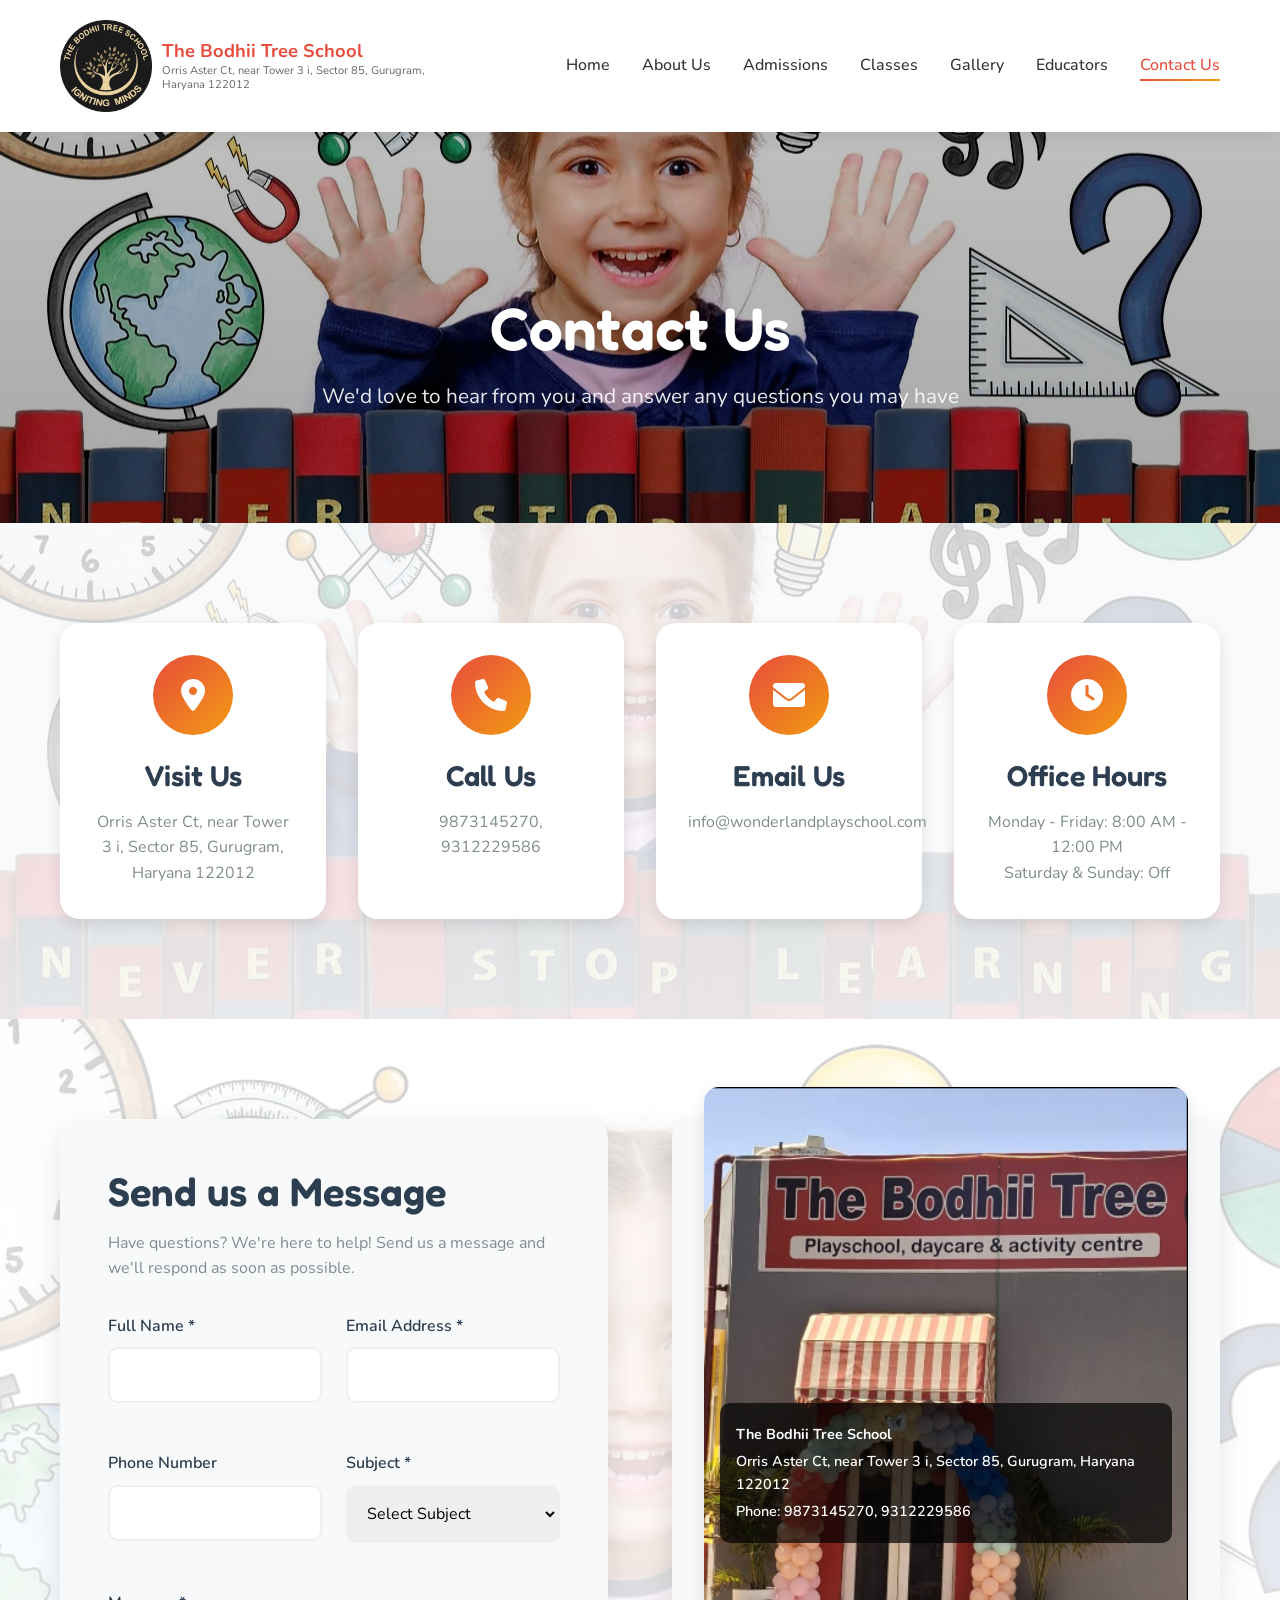
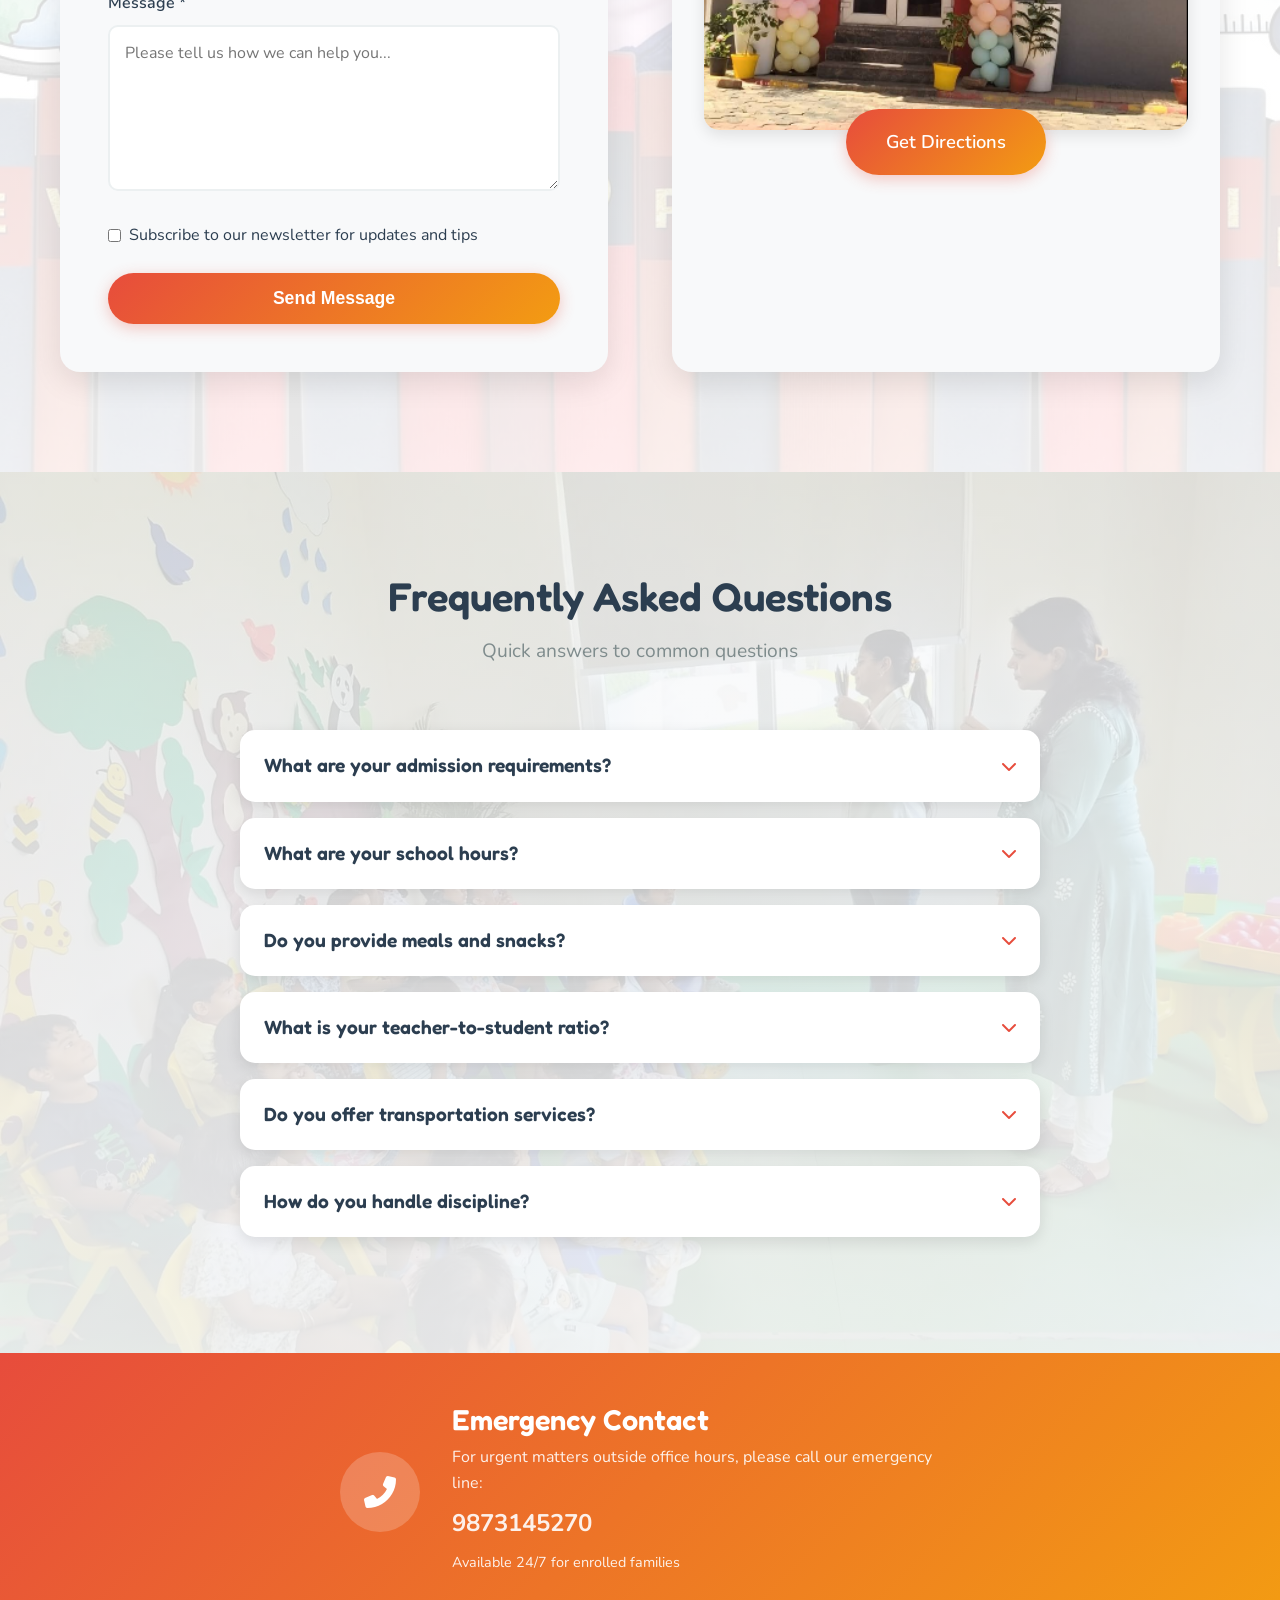
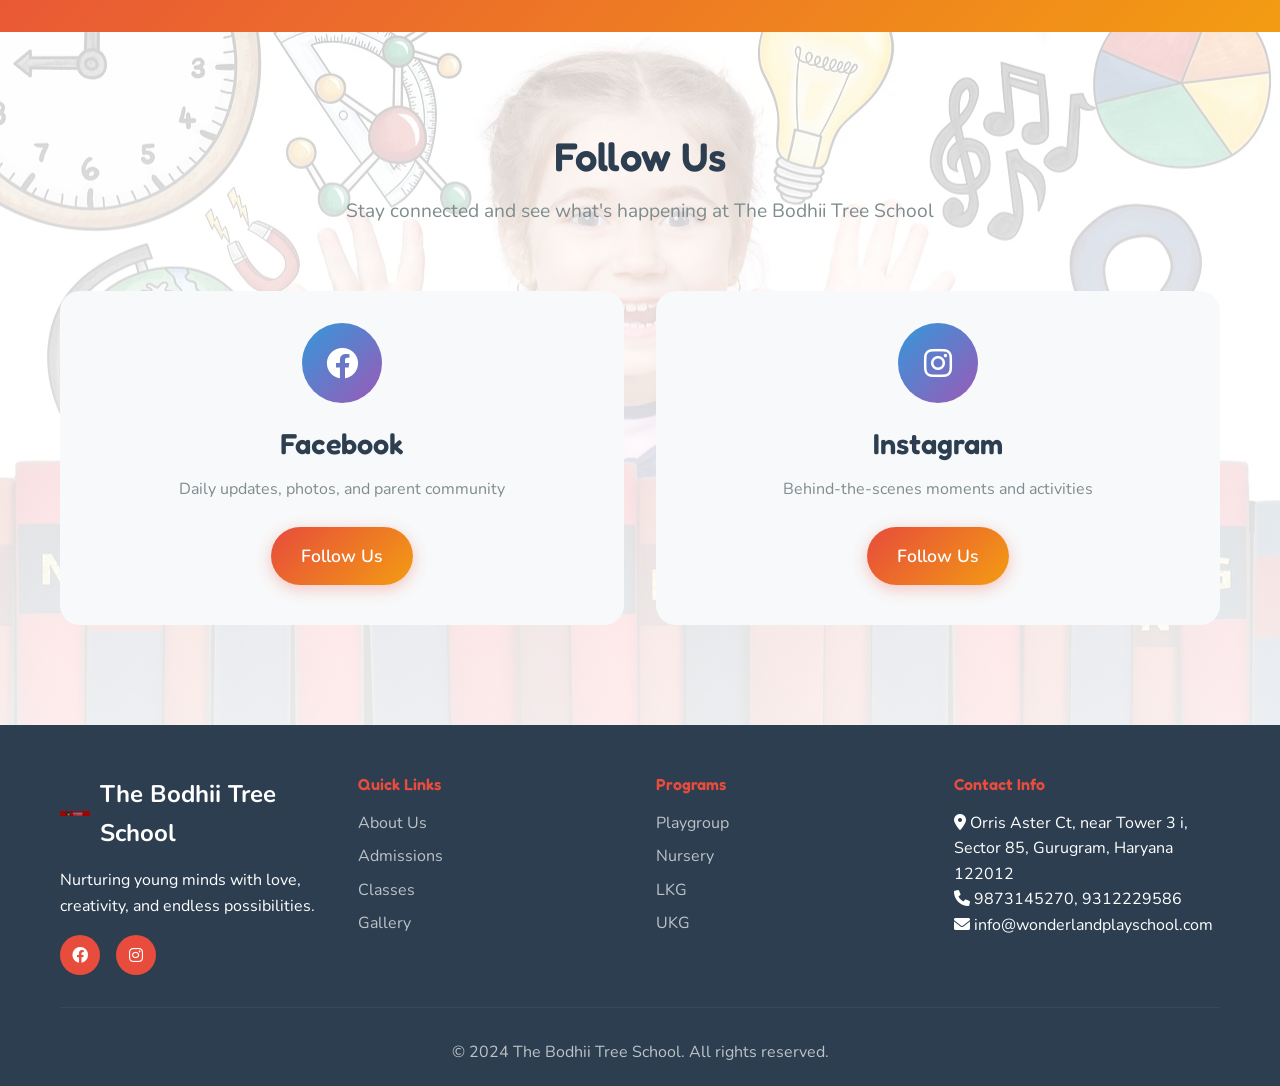
<file: Bodhii_Tree_School-main/contact.html>
<!DOCTYPE html>
<html lang="en">
<head>
    <meta charset="UTF-8">
    <meta name="viewport" content="width=device-width, initial-scale=1.0">
    <meta name="description" content="Contact The Bodhii Tree School - Get in touch for admissions, school visits, or any questions. Find our address, phone, and contact form.">
    <title>Contact Us - The Bodhii Tree School</title>
    <link rel="stylesheet" href="style.css">
    <link href="https://fonts.googleapis.com/css2?family=Fredoka:wght@300;400;500;600;700&family=Nunito:wght@300;400;600;700&display=swap" rel="stylesheet">
    <link rel="stylesheet" href="https://cdnjs.cloudflare.com/ajax/libs/font-awesome/6.0.0/css/all.min.css">
</head>
<body>
    <!-- Navigation -->
    <nav class="navbar">
        <div class="nav-container">
            <div class="nav-logo">
                <img src="Images/LOGO_NEW.jfif" alt="The Bodhii Tree School Logo" class="logo-img">
                <div class="logo-text">
                    <span class="logo-name">The Bodhii Tree School</span>
                    <span class="logo-address">Orris Aster Ct, near Tower 3 i, Sector 85, Gurugram, Haryana 122012</span>
                </div>
            </div>
            <ul class="nav-menu">
                <li class="nav-item">
                    <a href="index.html" class="nav-link">Home</a>
                </li>
                <li class="nav-item">
                    <a href="about.html" class="nav-link">About Us</a>
                </li>
                <li class="nav-item">
                    <a href="admissions.html" class="nav-link">Admissions</a>
                </li>
                <li class="nav-item">
                    <a href="classes.html" class="nav-link">Classes</a>
                </li>
                <li class="nav-item">
                    <a href="gallery.html" class="nav-link">Gallery</a></li>
                <li class="nav-item">
                    <a href="educators.html" class="nav-link">Educators</a>
                </li>
                <li class="nav-item">
                    <a href="contact.html" class="nav-link active">Contact Us</a>
                </li>
            </ul>
            <div class="hamburger">
                <span class="bar"></span>
                <span class="bar"></span>
                <span class="bar"></span>
            </div>
        </div>
    </nav>

    <!-- Page Header -->
    <section class="page-header" style="--page-header-bg: url('Images/header/contact.webp');">
        <div class="container">
            <h1>Contact Us</h1>
            <p>We'd love to hear from you and answer any questions you may have</p>
        </div>
    </section>

    <!-- Contact Info -->
    <section class="contact-info">
        <div class="container">
            <div class="contact-grid">
                <div class="contact-card">
                    <div class="contact-icon">
                        <i class="fas fa-map-marker-alt"></i>
                    </div>
                    <h3>Visit Us</h3>
                    <p>Orris Aster Ct, near Tower 3 i, Sector 85, Gurugram, Haryana 122012</p>
                </div>
                <div class="contact-card">
                    <div class="contact-icon">
                        <i class="fas fa-phone"></i>
                    </div>
                    <h3>Call Us</h3>
                    <p>9873145270, 9312229586</p>
                </div>
                <div class="contact-card">
                    <div class="contact-icon">
                        <i class="fas fa-envelope"></i>
                    </div>
                    <h3>Email Us</h3>
                    <p>info@wonderlandplayschool.com</p>
                </div>
                <div class="contact-card">
                    <div class="contact-icon">
                        <i class="fas fa-clock"></i>
                    </div>
                    <h3>Office Hours</h3>
                    <p>Monday - Friday: 8:00 AM - 12:00 PM<br>Saturday & Sunday: Off</p>
                </div>
            </div>
        </div>
    </section>

    <!-- Contact Form & Map -->
    <section class="contact-form-section">
        <div class="container">
            <div class="contact-content">
                <div class="contact-form-container">
                    <div class="form-header">
                        <h2>Send us a Message</h2>
                        <p>Have questions? We're here to help! Send us a message and we'll respond as soon as possible.</p>
                    </div>
                    <form class="contact-form" id="contactForm">
                        <div class="form-row">
                            <div class="form-group">
                                <label for="name">Full Name *</label>
                                <input type="text" id="name" name="name" required>
                            </div>
                            <div class="form-group">
                                <label for="email">Email Address *</label>
                                <input type="email" id="email" name="email" required>
                            </div>
                        </div>
                        <div class="form-row">
                            <div class="form-group">
                                <label for="phone">Phone Number</label>
                                <input type="tel" id="phone" name="phone">
                            </div>
                            <div class="form-group">
                                <label for="subject">Subject *</label>
                                <select id="subject" name="subject" required>
                                    <option value="">Select Subject</option>
                                    <option value="admissions">Admissions Inquiry</option>
                                    <option value="visit">Schedule School Visit</option>
                                    <option value="programs">Program Information</option>
                                    <option value="general">General Question</option>
                                    <option value="other">Other</option>
                                </select>
                            </div>
                        </div>
                        <div class="form-group">
                            <label for="message">Message *</label>
                            <textarea id="message" name="message" rows="6" required placeholder="Please tell us how we can help you..."></textarea>
                        </div>
                        <div class="form-group checkbox-group">
                            <input type="checkbox" id="newsletter" name="newsletter">
                            <label for="newsletter">Subscribe to our newsletter for updates and tips</label>
                        </div>
                        <button type="submit" class="btn btn-primary">Send Message</button>
                    </form>
                </div>
                <div class="map-container">
                    <div class="map-header">
                        <h3>Find Us</h3>
                        <p>Visit our campus in Gurgaon City</p>
                    </div>
                    <div class="map-placeholder">
                        <img src="Images/map.PNG" alt="The Bodhii Tree School Location Map" loading="lazy" decoding="async" style="width: 100%; height: auto; border-radius: 15px; box-shadow: 0 5px 15px rgba(0,0,0,0.1);">
                        <div class="map-info" style="margin-top: 1rem;">
                            <p><strong>The Bodhii Tree School</strong></p>
                            <p>Orris Aster Ct, near Tower 3 i, Sector 85, Gurugram, Haryana 122012</p>
                            <p>Phone: 9873145270, 9312229586</p>
                        </div>
                    </div>
                    <div class="map-directions">
                        <h4>Directions</h4>
                        <p>We're located in Orris Aster Court, near Tower 3i in Sector 85, Gurugram. Convenient parking available.</p>
                        <a href="https://www.google.com/maps/place/The+Bodhii+Tree+School/@28.4062081,76.9335222,15z/data=!4m6!3m5!1s0x390d3d61270c7807:0x23c1dcca67b2e1aa!8m2!3d28.4062085!4d76.9525776!16s%2Fg%2F11m65jjrvg?entry=ttu&g_ep=EgoyMDI2MDEyMS4wIKXMDSoKLDEwMDc5MjA2OUgBUAM%3D" target="_blank" rel="noopener noreferrer" class="btn btn-primary" style="padding: 18px 40px; font-size: 1.15rem; margin-top: 1rem; display: inline-block;">Get Directions</a>
                    </div>
                </div>
            </div>
        </div>
    </section>

    <!-- FAQ Section -->
    <section class="faq-section">
        <div class="container">
            <div class="section-header">
                <h2>Frequently Asked Questions</h2>
                <p>Quick answers to common questions</p>
            </div>
            <div class="faq-grid">
                <div class="faq-item">
                    <div class="faq-question">
                        <h3>What are your admission requirements?</h3>
                        <i class="fas fa-chevron-down"></i>
                    </div>
                    <div class="faq-answer">
                        <p>We accept children ages 2-6 years. Basic requirements include birth certificate, immunization records, and a brief interaction session. No prior school experience is necessary.</p>
                    </div>
                </div>
                <div class="faq-item">
                    <div class="faq-question">
                        <h3>What are your school hours?</h3>
                        <i class="fas fa-chevron-down"></i>
                    </div>
                    <div class="faq-answer">
                        <p>We offer flexible schedules: Morning session (8:00 AM - 12:00 PM). Extended care is available for working parents.</p>
                    </div>
                </div>
                <div class="faq-item">
                    <div class="faq-question">
                        <h3>Do you provide meals and snacks?</h3>
                        <i class="fas fa-chevron-down"></i>
                    </div>
                    <div class="faq-answer">
                        <p>Yes! We provide healthy, nutritious snacks daily. Our certified nutritionist ensures balanced meals that children love. Special dietary requirements are accommodated.</p>
                    </div>
                </div>
                <div class="faq-item">
                    <div class="faq-question">
                        <h3>What is your teacher-to-student ratio?</h3>
                        <i class="fas fa-chevron-down"></i>
                    </div>
                    <div class="faq-answer">
                        <p>We maintain a maximum ratio of 1:8 for all age groups, ensuring personalized attention and quality care for every child.</p>
                    </div>
                </div>
                <div class="faq-item">
                    <div class="faq-question">
                        <h3>Do you offer transportation services?</h3>
                        <i class="fas fa-chevron-down"></i>
                    </div>
                    <div class="faq-answer">
                        <p>Yes, we provide safe, reliable transportation services within a 10-mile radius. All vehicles are equipped with safety seats and GPS tracking.</p>
                    </div>
                </div>
                <div class="faq-item">
                    <div class="faq-question">
                        <h3>How do you handle discipline?</h3>
                        <i class="fas fa-chevron-down"></i>
                    </div>
                    <div class="faq-answer">
                        <p>We use positive discipline techniques focused on teaching and guidance rather than punishment. Our approach helps children develop self-control and responsibility.</p>
                    </div>
                </div>
            </div>
        </div>
    </section>

    <!-- Emergency Contact -->
    <section class="emergency-contact">
        <div class="container">
            <div class="emergency-content">
                <div class="emergency-icon">
                    <i class="fas fa-phone-alt"></i>
                </div>
                <div class="emergency-info">
                    <h3>Emergency Contact</h3>
                    <p>For urgent matters outside office hours, please call our emergency line:</p>
                    <p class="emergency-number">9873145270</p>
                    <p class="emergency-note">Available 24/7 for enrolled families</p>
                </div>
            </div>
        </div>
    </section>

    <!-- Social Media -->
    <section class="social-media">
        <div class="container">
            <div class="section-header">
                <h2>Follow Us</h2>
                        <p>Stay connected and see what's happening at The Bodhii Tree School</p>
            </div>
            <div class="social-grid">
                <div class="social-card">
                    <div class="social-icon">
                        <i class="fab fa-facebook"></i>
                    </div>
                    <h3>Facebook</h3>
                    <p>Daily updates, photos, and parent community</p>
                    <a href="https://www.facebook.com/share/1T9mQQ9HFo/" target="_blank" rel="noopener noreferrer" class="btn btn-primary">Follow Us</a>
                </div>
                <div class="social-card">
                    <div class="social-icon">
                        <i class="fab fa-instagram"></i>
                    </div>
                    <h3>Instagram</h3>
                    <p>Behind-the-scenes moments and activities</p>
                    <a href="https://www.instagram.com/thebodhiitree?igsh=OWZydTZrcGZzMHhi" target="_blank" rel="noopener noreferrer" class="btn btn-primary">Follow Us</a>
                </div>
            </div>
        </div>
    </section>

    <!-- Footer -->
    <footer class="footer">
        <div class="container">
            <div class="footer-content">
                <div class="footer-section">
                    <div class="footer-logo">
                        <img src="Images/LOGO.PNG" alt="The Bodhii Tree School Logo" class="footer-logo-img">
                        <span>The Bodhii Tree School</span>
                    </div>
                    <p>Nurturing young minds with love, creativity, and endless possibilities.</p>
                    <div class="social-links">
                        <a href="https://www.facebook.com/share/1T9mQQ9HFo/" target="_blank" rel="noopener noreferrer"><i class="fab fa-facebook"></i></a>
                        <a href="https://www.instagram.com/thebodhiitree?igsh=OWZydTZrcGZzMHhi" target="_blank" rel="noopener noreferrer"><i class="fab fa-instagram"></i></a>
                    </div>
                </div>
                <div class="footer-section">
                    <h4>Quick Links</h4>
                    <ul>
                        <li><a href="about.html">About Us</a></li>
                        <li><a href="admissions.html">Admissions</a></li>
                        <li><a href="classes.html">Classes</a></li>
                        <li><a href="gallery.html">Gallery</a></li>
                    </ul>
                </div>
                <div class="footer-section">
                    <h4>Programs</h4>
                    <ul>
                        <li><a href="classes.html">Playgroup</a></li>
                        <li><a href="classes.html">Nursery</a></li>
                        <li><a href="classes.html">LKG</a></li>
                        <li><a href="classes.html">UKG</a></li>
                    </ul>
                </div>
                <div class="footer-section">
                    <h4>Contact Info</h4>
                    <p><i class="fas fa-map-marker-alt"></i> Orris Aster Ct, near Tower 3 i, Sector 85, Gurugram, Haryana 122012</p>
                    <p><i class="fas fa-phone"></i> 9873145270, 9312229586</p>
                    <p><i class="fas fa-envelope"></i> info@wonderlandplayschool.com</p>
                </div>
            </div>
            <div class="footer-bottom">
                <p>&copy; 2024 The Bodhii Tree School. All rights reserved.</p>
            </div>
        </div>
    </footer>

    <script src="script.js"></script>
</body>
</html>
</file>
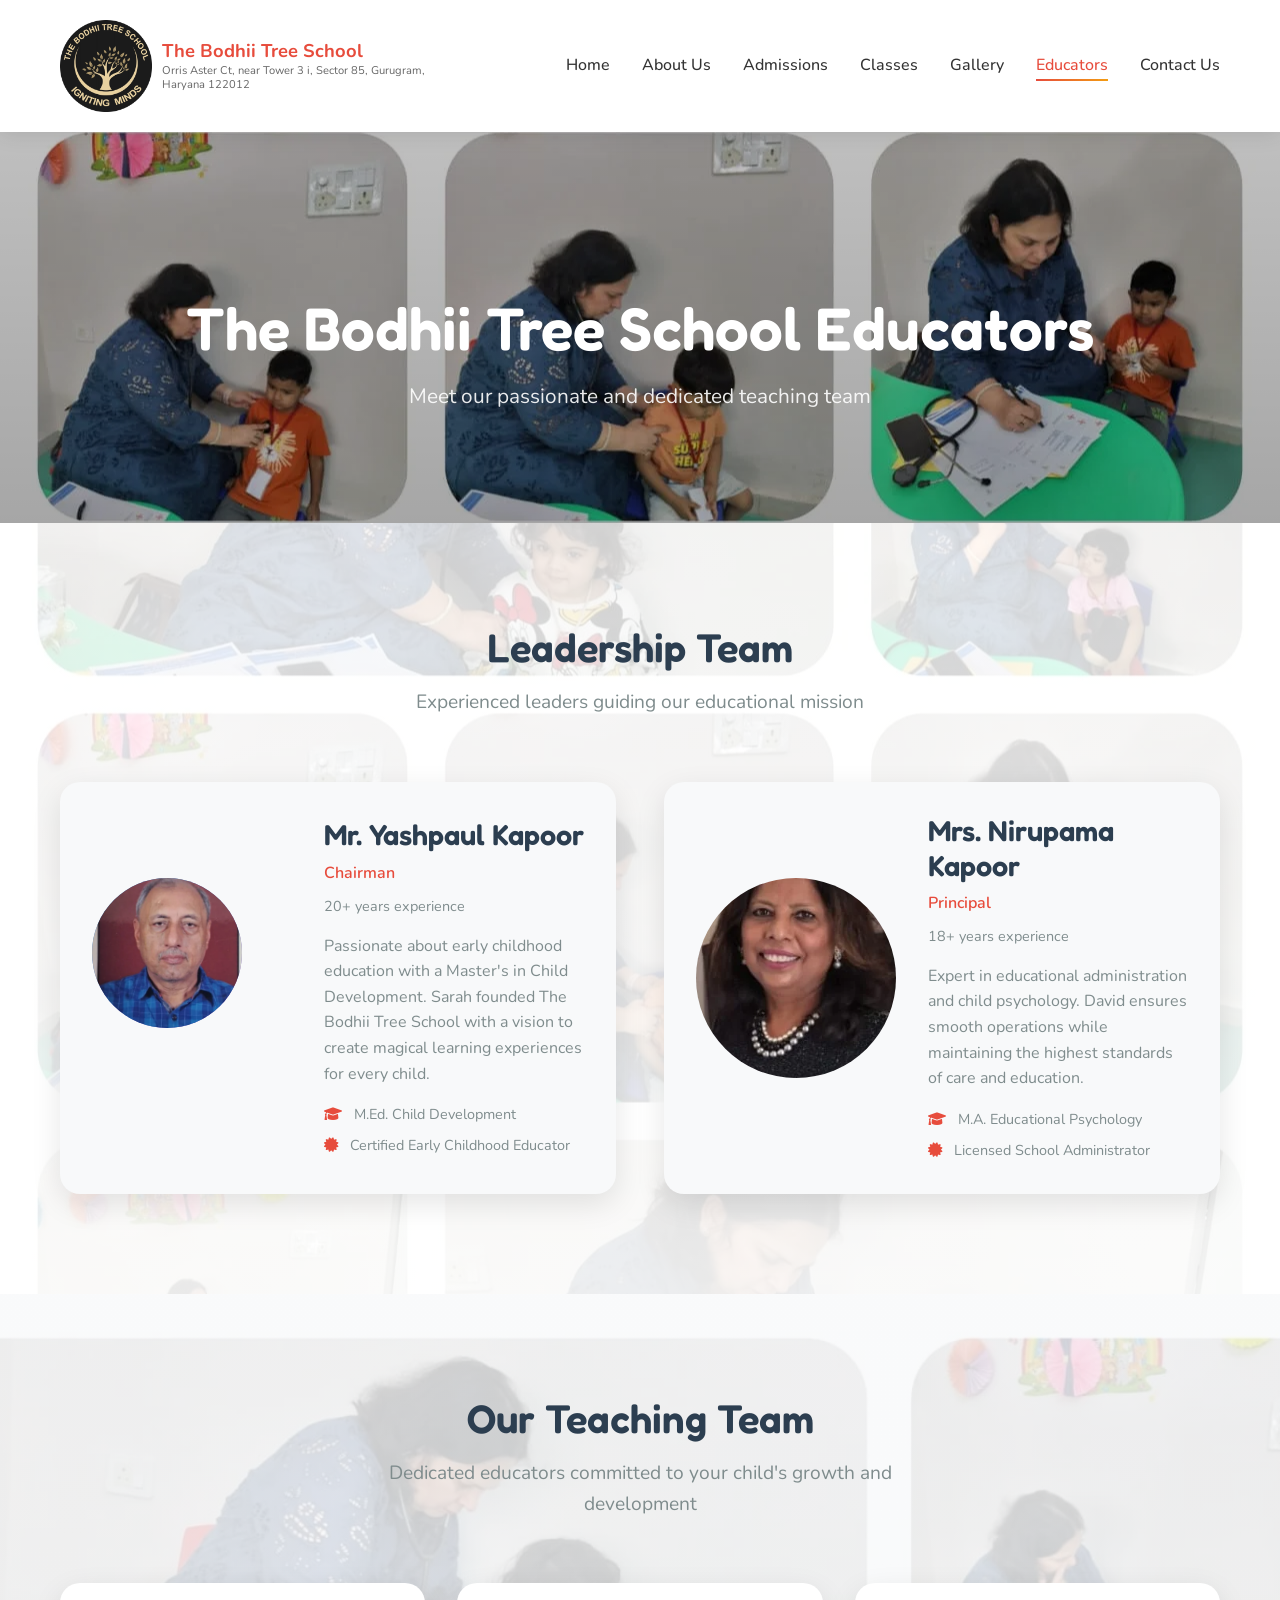
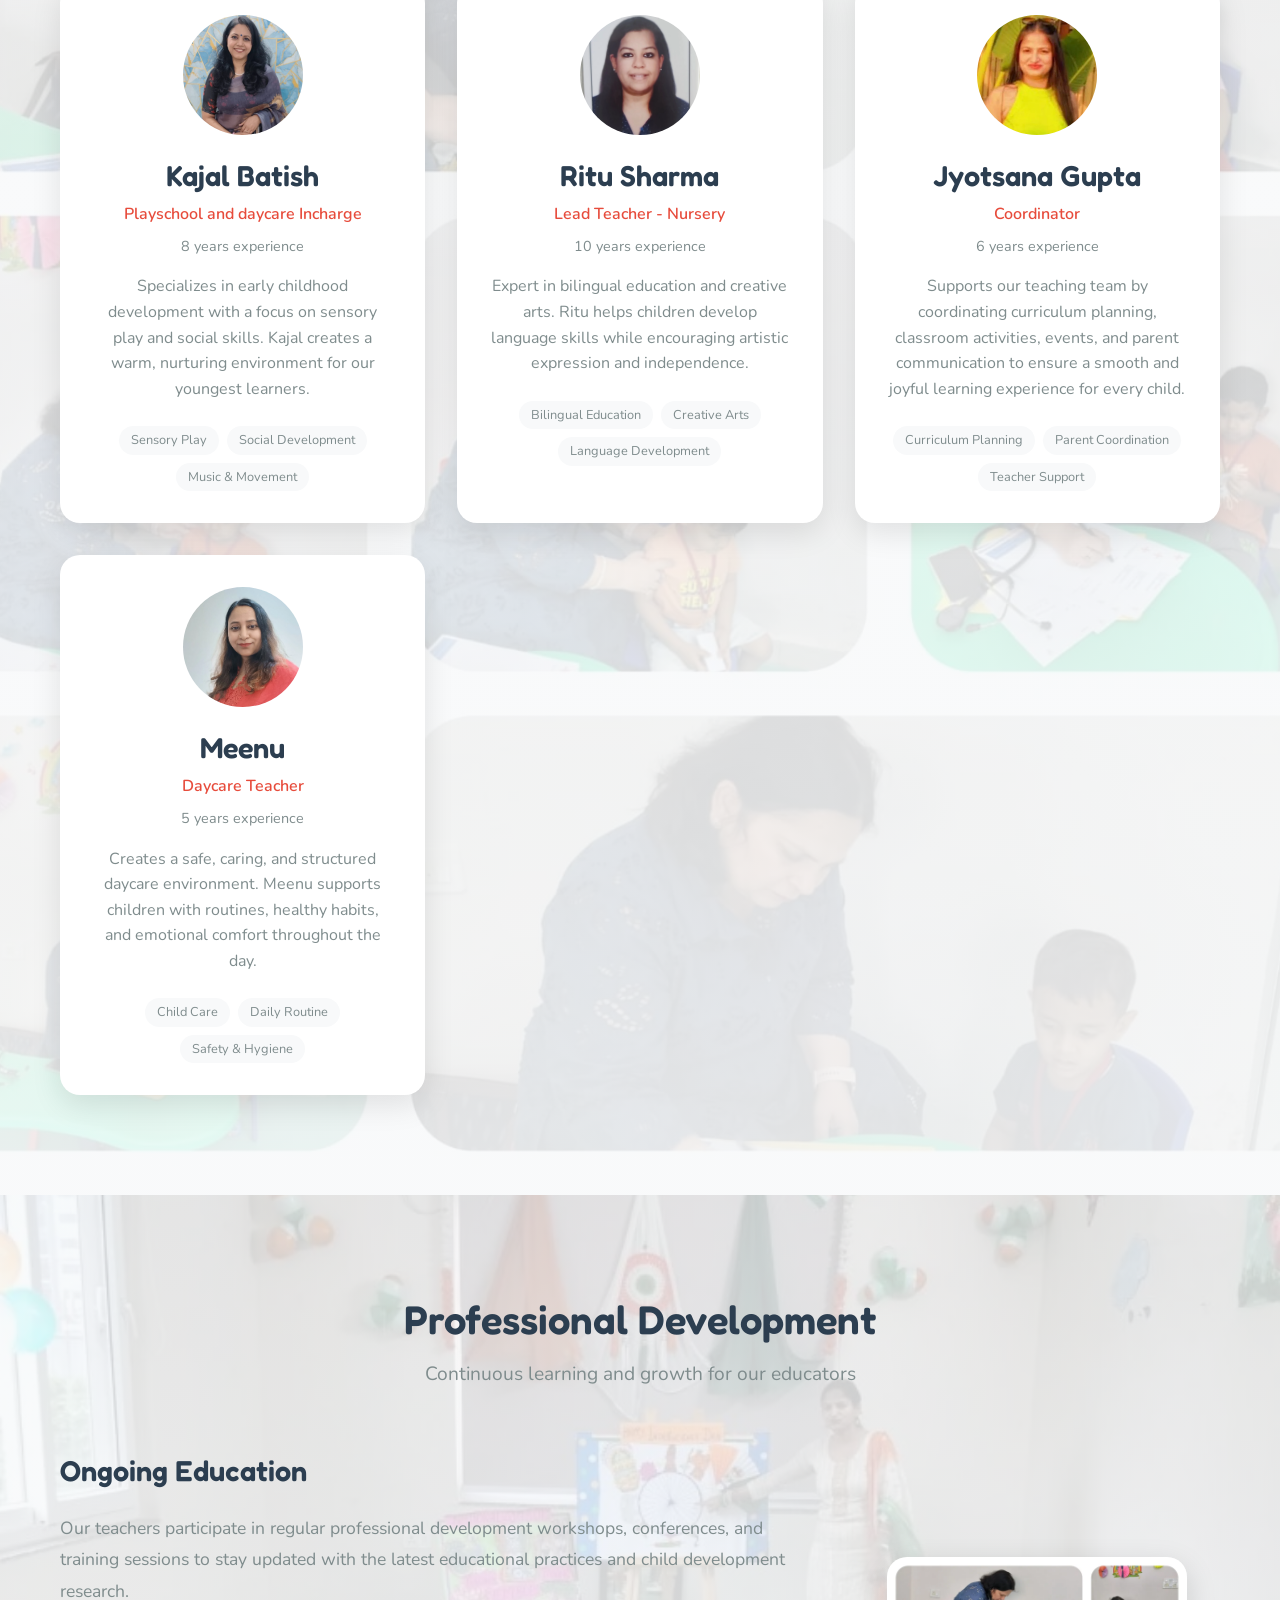
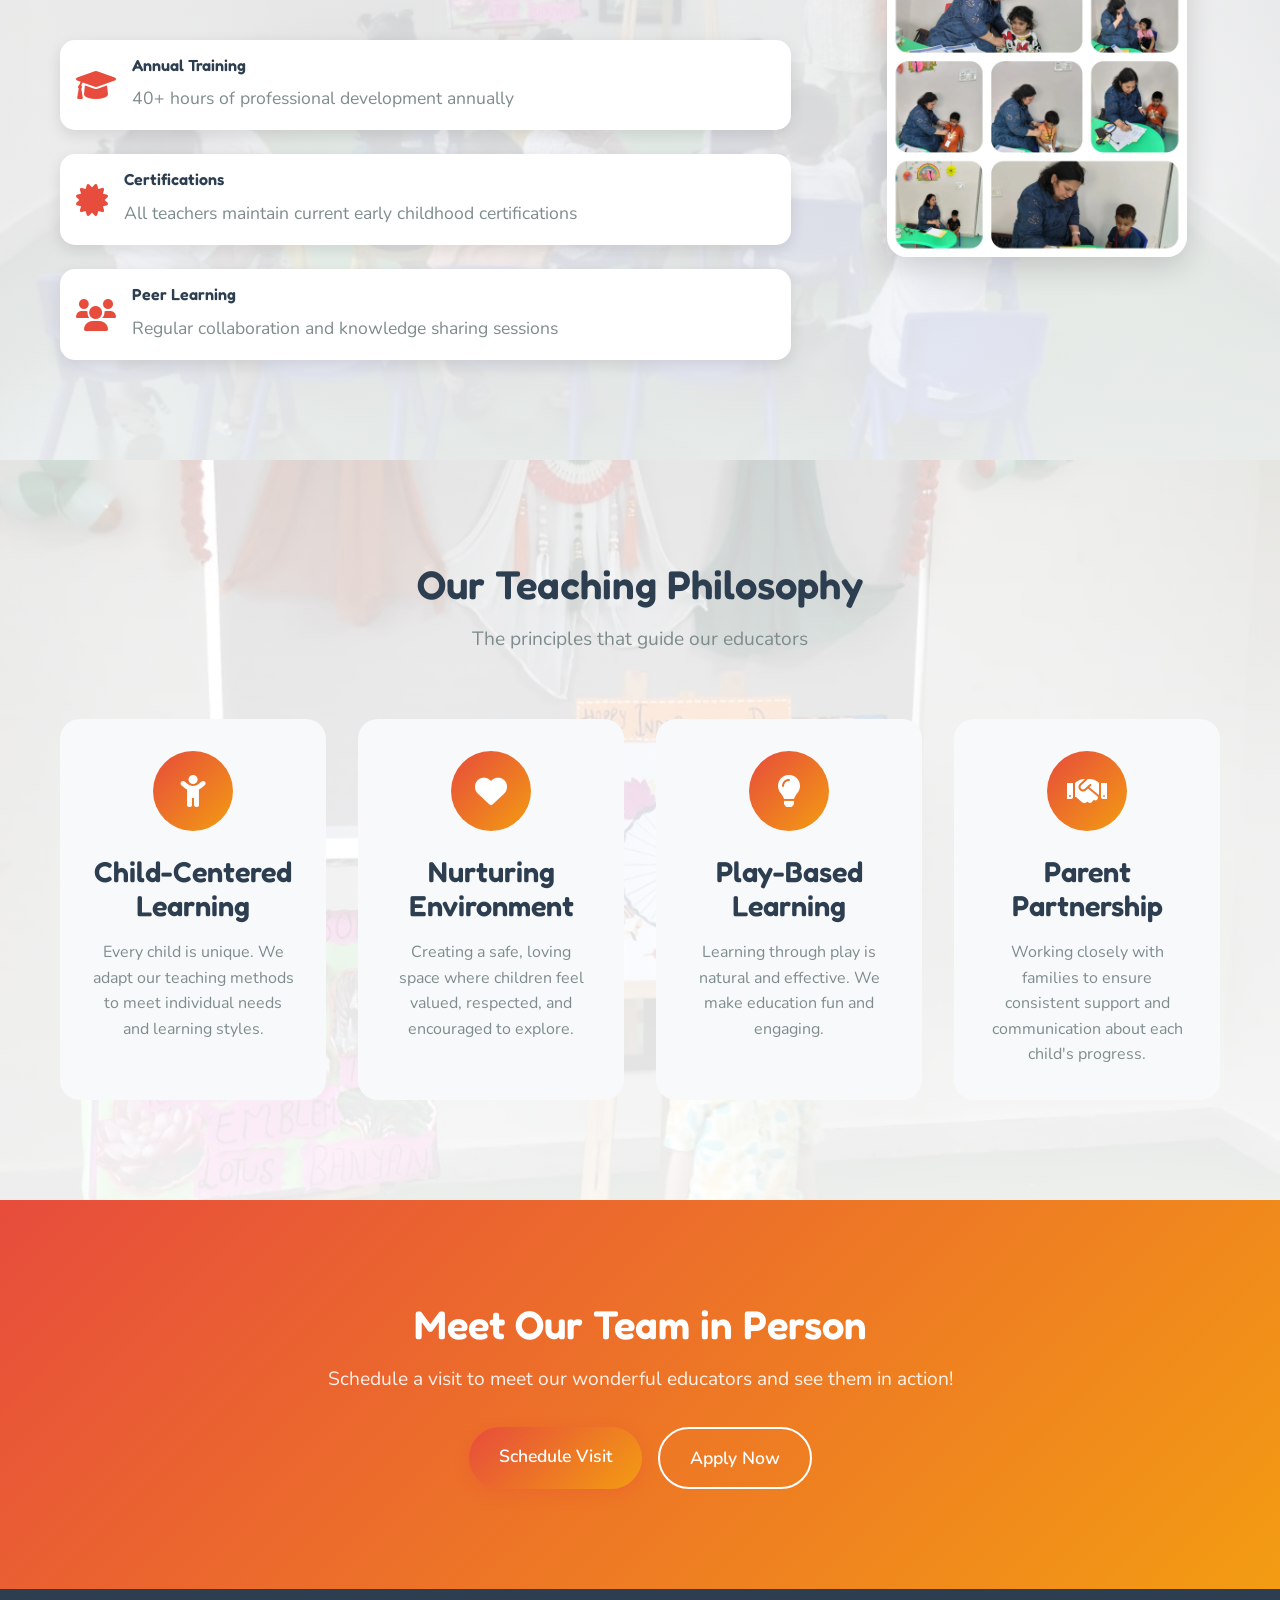
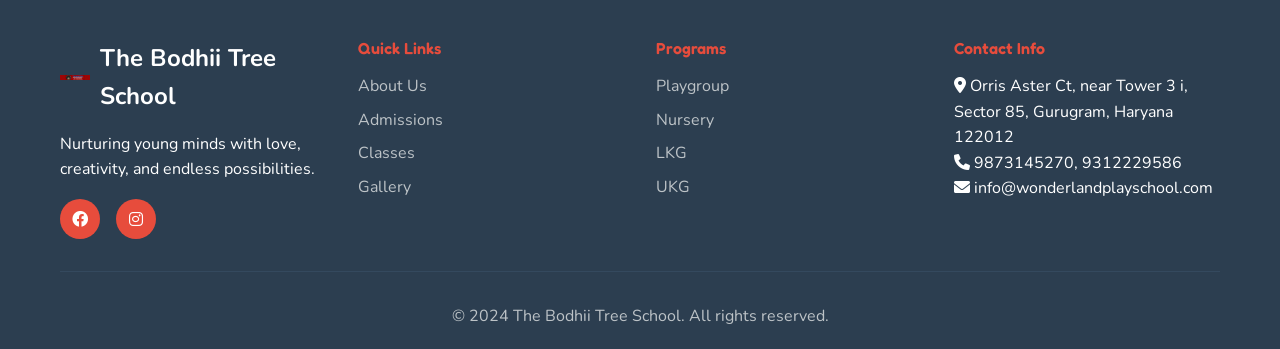
<file: Bodhii_Tree_School-main/educators.html>
<!DOCTYPE html>
<html lang="en">
<head>
    <meta charset="UTF-8">
    <meta name="viewport" content="width=device-width, initial-scale=1.0">
    <meta name="description" content="Meet our wonderful educators at The Bodhii Tree School - experienced, caring teachers dedicated to your child's growth and development.">
    <title>The Bodhii Tree School Educators</title>
    <link rel="stylesheet" href="style.css">
    <link href="https://fonts.googleapis.com/css2?family=Fredoka:wght@300;400;500;600;700&family=Nunito:wght@300;400;600;700&display=swap" rel="stylesheet">
    <link rel="stylesheet" href="https://cdnjs.cloudflare.com/ajax/libs/font-awesome/6.0.0/css/all.min.css">
</head>
<body>
    <!-- Navigation -->
    <nav class="navbar">
        <div class="nav-container">
            <div class="nav-logo">
                <img src="Images/LOGO_NEW.jfif" alt="The Bodhii Tree School Logo" class="logo-img">
                <div class="logo-text">
                    <span class="logo-name">The Bodhii Tree School</span>
                    <span class="logo-address">Orris Aster Ct, near Tower 3 i, Sector 85, Gurugram, Haryana 122012</span>
                </div>
            </div>
            <ul class="nav-menu">
                <li class="nav-item">
                    <a href="index.html" class="nav-link">Home</a>
                </li>
                <li class="nav-item">
                    <a href="about.html" class="nav-link">About Us</a>
                </li>
                <li class="nav-item">
                    <a href="admissions.html" class="nav-link">Admissions</a>
                </li>
                <li class="nav-item">
                    <a href="classes.html" class="nav-link">Classes</a>
                </li>
                <li class="nav-item">
                    <a href="gallery.html" class="nav-link">Gallery</a>
                </li>
                <li class="nav-item">
                    <a href="educators.html" class="nav-link active">Educators</a>
                </li>
                <li class="nav-item">
                    <a href="contact.html" class="nav-link">Contact Us</a>
                </li>
            </ul>
            <div class="hamburger">
                <span class="bar"></span>
                <span class="bar"></span>
                <span class="bar"></span>
            </div>
        </div>
    </nav>

    <!-- Page Header -->
    <section class="page-header" style="--page-header-bg: url('Images/header/educator.webp');">
        <div class="container">
            <h1>The Bodhii Tree School Educators</h1>
            <p>Meet our passionate and dedicated teaching team</p>
        </div>
    </section>

    <!-- Leadership Team -->
    <section class="leadership-team">
        <div class="container">
            <div class="section-header">
                <h2>Leadership Team</h2>
                <p>Experienced leaders guiding our educational mission</p>
            </div>
            <div class="leadership-grid">
                <div class="leader-card">
                    <div class="leader-image">
                        <div class="image-placeholder">
                        <img src="Images/founder.PNG" alt="The Bodhii Tree School founder" class="leader-img">

                        </div>
                    </div>
                    <div class="leader-info">
                        <h3>Mr. Yashpaul Kapoor</h3>
                        <p class="leader-title">Chairman</p>
                        <p class="leader-experience">20+ years experience</p>
                        <p class="leader-description">Passionate about early childhood education with a Master's in Child Development. Sarah founded The Bodhii Tree School with a vision to create magical learning experiences for every child.</p>
                        <div class="leader-credentials">
                            <span><i class="fas fa-graduation-cap"></i> M.Ed. Child Development</span>
                            <span><i class="fas fa-certificate"></i> Certified Early Childhood Educator</span>
                        </div>
                    </div>
                </div>
                <div class="leader-card">
                    <div class="leader-image">
                        <img src="Images/principal.webp" alt="Mrs. Sarah Williams - Founder & Director" class="leader-img">
                    </div>
                    <div class="leader-info">
                        <h3>Mrs. Nirupama Kapoor</h3>
                        <p class="leader-title">Principal</p>
                        <p class="leader-experience">18+ years experience</p>
                        <p class="leader-description">Expert in educational administration and child psychology. David ensures smooth operations while maintaining the highest standards of care and education.</p>
                        <div class="leader-credentials">
                            <span><i class="fas fa-graduation-cap"></i> M.A. Educational Psychology</span>
                            <span><i class="fas fa-certificate"></i> Licensed School Administrator</span>
                        </div>
                    </div>
                </div>
            </div>
        </div>
    </section>

    <!-- Teaching Staff -->
    <section class="teaching-staff">
        <div class="container">
            <div class="section-header">
                <h2>Our Teaching Team</h2>
                <p>Dedicated educators committed to your child's growth and development</p>
            </div>
            <div class="teachers-grid">
                <div class="teacher-card">
                    <div class="teacher-image">
                        <img src="Images/incharge.webp" alt="Ms. Kajal Batish - Playschool and Daycare Incharge" class="teacher-img">
                    </div>
                    <div class="teacher-info">
                        <h3>Kajal Batish</h3>
                        <p class="teacher-role">Playschool and daycare Incharge</p>
                        <p class="teacher-experience">8 years experience</p>
                        <p class="teacher-description">Specializes in early childhood development with a focus on sensory play and social skills. Kajal creates a warm, nurturing environment for our youngest learners.</p>
                        <div class="teacher-specialties">
                            <span>Sensory Play</span>
                            <span>Social Development</span>
                            <span>Music & Movement</span>
                        </div>
                    </div>
                </div>

                <div class="teacher-card">
                    <div class="teacher-image">
                        <img src="Images/nuesuryteacher.webp" alt="Ms. Ritu Sharma - Lead Teacher - Nursery" class="teacher-img">

                    </div>
                    <div class="teacher-info">
                        <h3>Ritu Sharma</h3>
                        <p class="teacher-role">Lead Teacher - Nursery</p>
                        <p class="teacher-experience">10 years experience</p>
                        <p class="teacher-description">Expert in bilingual education and creative arts. Ritu helps children develop language skills while encouraging artistic expression and independence.</p>
                        <div class="teacher-specialties">
                            <span>Bilingual Education</span>
                            <span>Creative Arts</span>
                            <span>Language Development</span>
                        </div>
                    </div>
                </div>

                <div class="teacher-card">
                    <div class="teacher-image">
                        <img src="Images/Cordinator.webp" alt="Ms. Jyotsana Gupta - Coordinator" class="teacher-img">
                    </div>
                    <div class="teacher-info">
                        <h3>Jyotsana Gupta</h3>
                        <p class="teacher-role">Coordinator</p>
                        <p class="teacher-experience">6 years experience</p>
                        <p class="teacher-description">Supports our teaching team by coordinating curriculum planning, classroom activities, events, and parent communication to ensure a smooth and joyful learning experience for every child.</p>
                        <div class="teacher-specialties">
                            <span>Curriculum Planning</span>
                            <span>Parent Coordination</span>
                            <span>Teacher Support</span>
                        </div>
                    </div>
                </div>

                <div class="teacher-card">
                    <div class="teacher-image">
                        <img src="Images/daycare_meenu.webp" alt="Ms. Meenu - Daycare Teacher" class="teacher-img">
                    </div>
                    <div class="teacher-info">
                        <h3>Meenu</h3>
                        <p class="teacher-role">Daycare Teacher</p>
                        <p class="teacher-experience">5 years experience</p>
                        <p class="teacher-description">Creates a safe, caring, and structured daycare environment. Meenu supports children with routines, healthy habits, and emotional comfort throughout the day.</p>
                        <div class="teacher-specialties">
                            <span>Child Care</span>
                            <span>Daily Routine</span>
                            <span>Safety & Hygiene</span>
                        </div>
                    </div>
                </div>
            </div>
        </div>
    </section>

    <!-- Teacher Training -->
    <section class="teacher-training">
        <div class="container">
            <div class="section-header">
                <h2>Professional Development</h2>
                <p>Continuous learning and growth for our educators</p>
            </div>
            <div class="training-content">
                <div class="training-text">
                    <h3>Ongoing Education</h3>
                    <p>Our teachers participate in regular professional development workshops, conferences, and training sessions to stay updated with the latest educational practices and child development research.</p>
                    <div class="training-features">
                        <div class="training-feature">
                            <i class="fas fa-graduation-cap"></i>
                            <div>
                                <h4>Annual Training</h4>
                                <p>40+ hours of professional development annually</p>
                            </div>
                        </div>
                        <div class="training-feature">
                            <i class="fas fa-certificate"></i>
                            <div>
                                <h4>Certifications</h4>
                                <p>All teachers maintain current early childhood certifications</p>
                            </div>
                        </div>
                        <div class="training-feature">
                            <i class="fas fa-users"></i>
                            <div>
                                <h4>Peer Learning</h4>
                                <p>Regular collaboration and knowledge sharing sessions</p>
                            </div>
                        </div>
                    </div>
                </div>
                <div class="training-image">
                    <img src="Images/header/educator.webp" alt="Teacher Training" loading="lazy" decoding="async">
                </div>
            </div>
        </div>
    </section>

    <!-- Teacher Philosophy -->
    <section class="teacher-philosophy">
        <div class="container">
            <div class="section-header">
                <h2>Our Teaching Philosophy</h2>
                <p>The principles that guide our educators</p>
            </div>
            <div class="philosophy-grid">
                <div class="philosophy-card">
                    <div class="philosophy-icon">
                        <i class="fas fa-child"></i>
                    </div>
                    <h3>Child-Centered Learning</h3>
                    <p>Every child is unique. We adapt our teaching methods to meet individual needs and learning styles.</p>
                </div>
                <div class="philosophy-card">
                    <div class="philosophy-icon">
                        <i class="fas fa-heart"></i>
                    </div>
                    <h3>Nurturing Environment</h3>
                    <p>Creating a safe, loving space where children feel valued, respected, and encouraged to explore.</p>
                </div>
                <div class="philosophy-card">
                    <div class="philosophy-icon">
                        <i class="fas fa-lightbulb"></i>
                    </div>
                    <h3>Play-Based Learning</h3>
                    <p>Learning through play is natural and effective. We make education fun and engaging.</p>
                </div>
                <div class="philosophy-card">
                    <div class="philosophy-icon">
                        <i class="fas fa-handshake"></i>
                    </div>
                    <h3>Parent Partnership</h3>
                    <p>Working closely with families to ensure consistent support and communication about each child's progress.</p>
                </div>
            </div>
        </div>
    </section>

    <!-- CTA Section -->
    <section class="cta">
        <div class="container">
            <div class="cta-content">
                <h2>Meet Our Team in Person</h2>
                <p>Schedule a visit to meet our wonderful educators and see them in action!</p>
                <div class="cta-buttons">
                    <a href="contact.html" class="btn btn-primary">Schedule Visit</a>
                    <a href="admissions.html" class="btn btn-secondary">Apply Now</a>
                </div>
            </div>
        </div>
    </section>

    <!-- Footer -->
    <footer class="footer">
        <div class="container">
            <div class="footer-content">
                <div class="footer-section">
                    <div class="footer-logo">
                        <img src="Images/LOGO.PNG" alt="The Bodhii Tree School Logo" class="footer-logo-img">
                        <span>The Bodhii Tree School</span>
                    </div>
                    <p>Nurturing young minds with love, creativity, and endless possibilities.</p>
                    <div class="social-links">
                        <a href="https://www.facebook.com/share/1T9mQQ9HFo/" target="_blank" rel="noopener noreferrer"><i class="fab fa-facebook"></i></a>
                        <a href="https://www.instagram.com/thebodhiitree?igsh=OWZydTZrcGZzMHhi" target="_blank" rel="noopener noreferrer"><i class="fab fa-instagram"></i></a>
                    </div>
                </div>
                <div class="footer-section">
                    <h4>Quick Links</h4>
                    <ul>
                        <li><a href="about.html">About Us</a></li>
                        <li><a href="admissions.html">Admissions</a></li>
                        <li><a href="classes.html">Classes</a></li>
                        <li><a href="gallery.html">Gallery</a></li>
                    </ul>
                </div>
                <div class="footer-section">
                    <h4>Programs</h4>
                    <ul>
                        <li><a href="classes.html">Playgroup</a></li>
                        <li><a href="classes.html">Nursery</a></li>
                        <li><a href="classes.html">LKG</a></li>
                        <li><a href="classes.html">UKG</a></li>
                    </ul>
                </div>
                <div class="footer-section">
                    <h4>Contact Info</h4>
                    <p><i class="fas fa-map-marker-alt"></i> Orris Aster Ct, near Tower 3 i, Sector 85, Gurugram, Haryana 122012</p>
                    <p><i class="fas fa-phone"></i> 9873145270, 9312229586</p>
                    <p><i class="fas fa-envelope"></i> info@wonderlandplayschool.com</p>
                </div>
            </div>
            <div class="footer-bottom">
                <p>&copy; 2024 The Bodhii Tree School. All rights reserved.</p>
            </div>
        </div>
    </footer>

    <script src="script.js"></script>
</body>
</html>
</file>
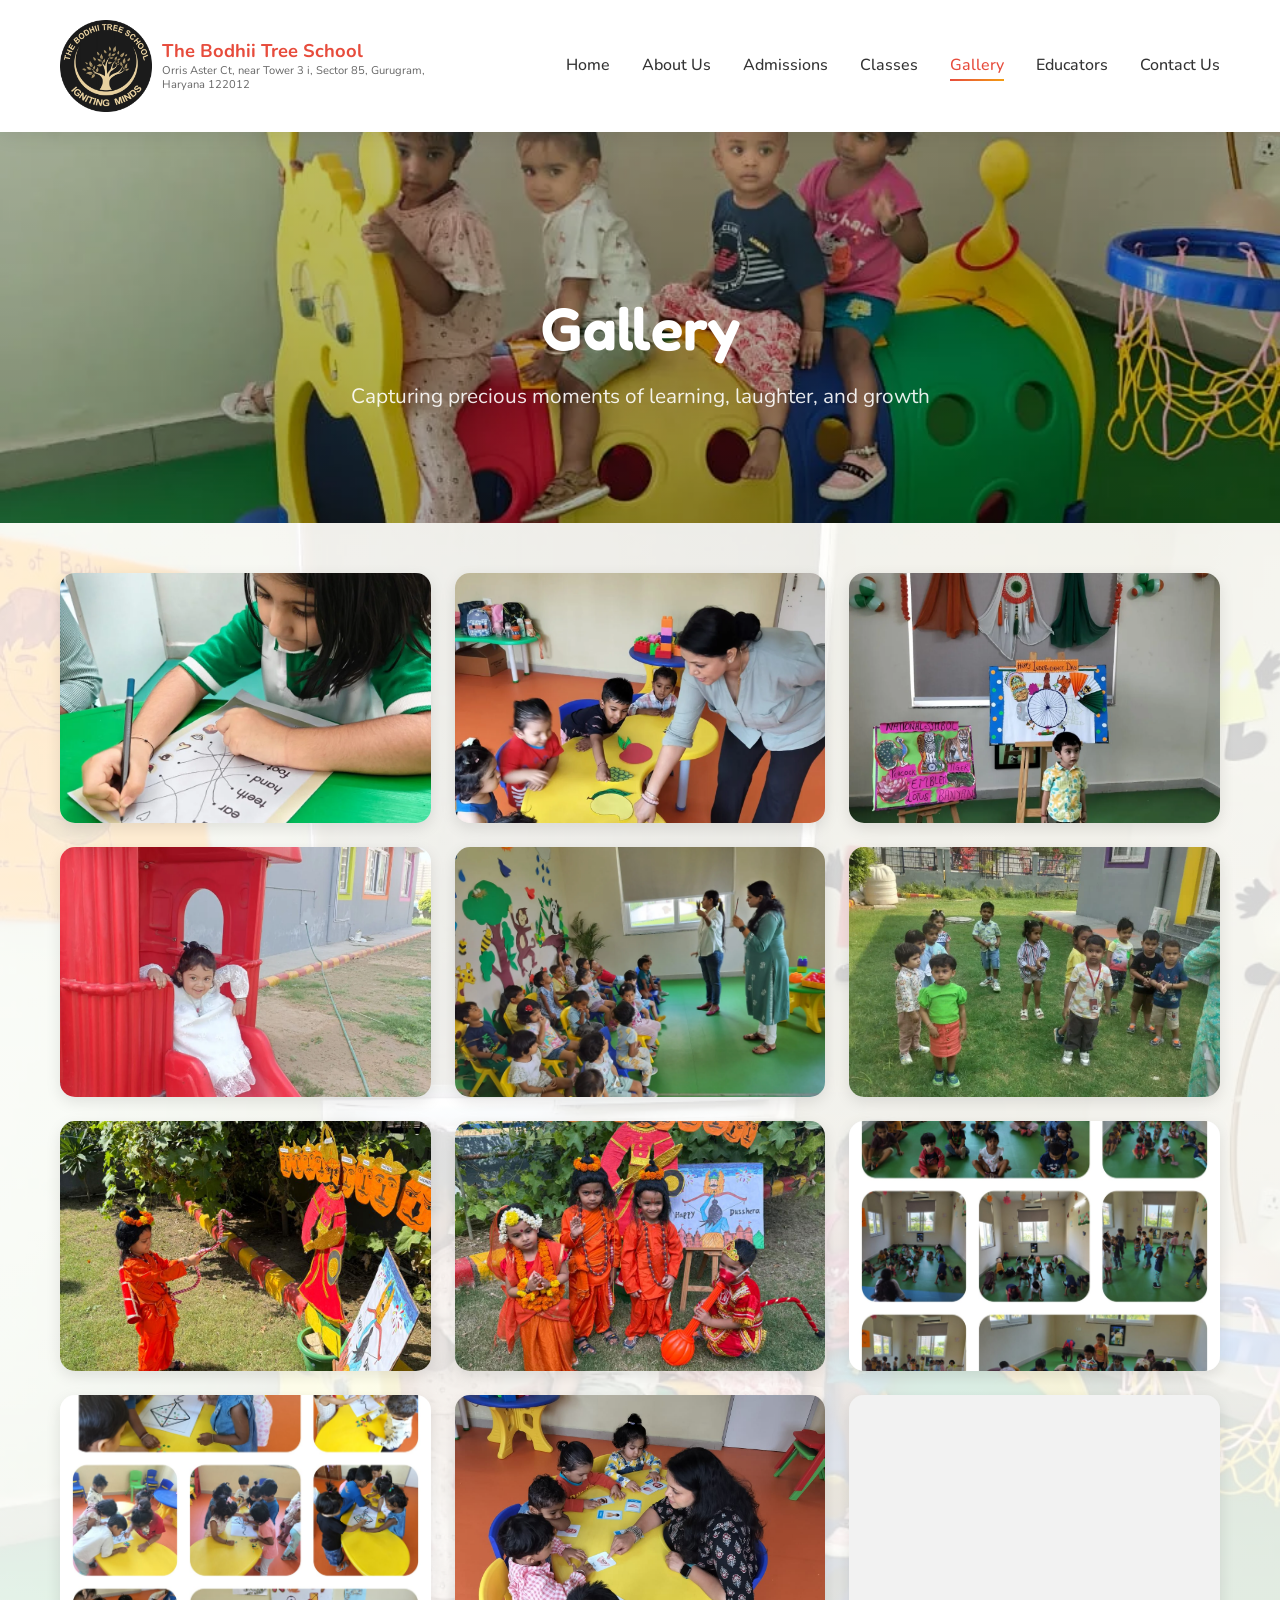
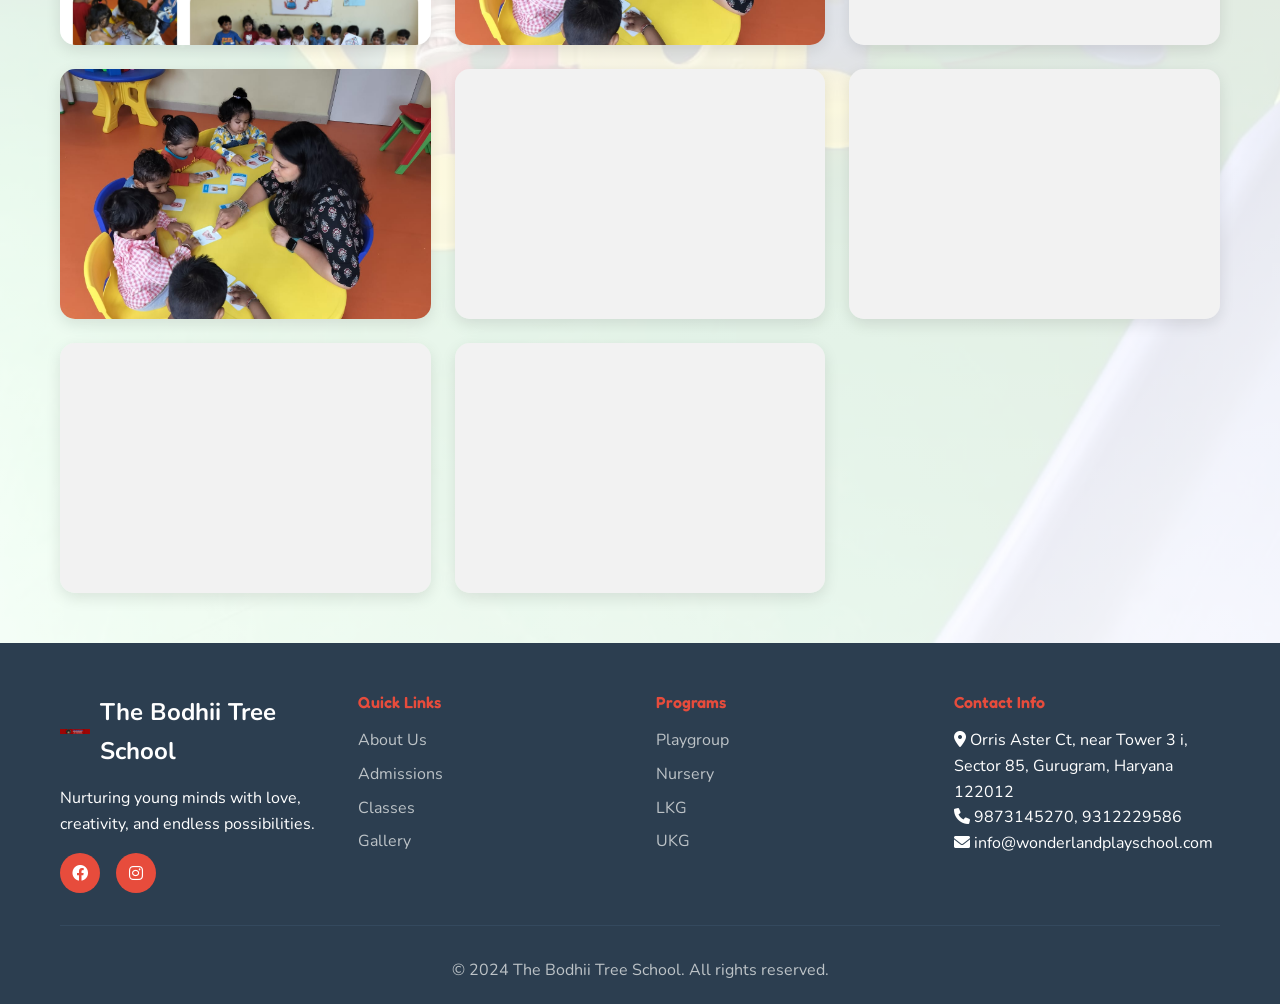
<file: Bodhii_Tree_School-main/gallery.html>
<!DOCTYPE html>
<html lang="en">
<head>
    <meta charset="UTF-8">
    <meta name="viewport" content="width=device-width, initial-scale=1.0">
    <meta name="description" content="Gallery of The Bodhii Tree School - See our children in action through photos of activities, events, and daily life at our preschool.">
    <title>Gallery - The Bodhii Tree School</title>
    <link rel="stylesheet" href="style.css">
    <link href="https://fonts.googleapis.com/css2?family=Fredoka:wght@300;400;500;600;700&family=Nunito:wght@300;400;600;700&display=swap" rel="stylesheet">
    <link rel="stylesheet" href="https://cdnjs.cloudflare.com/ajax/libs/font-awesome/6.0.0/css/all.min.css">
</head>
<body>
    <!-- Navigation -->
    <nav class="navbar">
        <div class="nav-container">
            <div class="nav-logo">
                <img src="Images/LOGO_NEW.jfif" alt="The Bodhii Tree School Logo" class="logo-img">
                <div class="logo-text">
                    <span class="logo-name">The Bodhii Tree School</span>
                    <span class="logo-address">Orris Aster Ct, near Tower 3 i, Sector 85, Gurugram, Haryana 122012</span>
                </div>
            </div>
            <ul class="nav-menu">
                <li class="nav-item">
                    <a href="index.html" class="nav-link">Home</a>
                </li>
                <li class="nav-item">
                    <a href="about.html" class="nav-link">About Us</a>
                </li>
                <li class="nav-item">
                    <a href="admissions.html" class="nav-link">Admissions</a>
                </li>
                <li class="nav-item">
                    <a href="classes.html" class="nav-link">Classes</a>
                </li>
                <li class="nav-item">
                    <a href="gallery.html" class="nav-link active">Gallery</a>
                </li>
                <li class="nav-item">
                    <a href="educators.html" class="nav-link">Educators</a>
                </li>
                <li class="nav-item">
                    <a href="contact.html" class="nav-link">Contact Us</a>
                </li>
            </ul>
            <div class="hamburger">
                <span class="bar"></span>
                <span class="bar"></span>
                <span class="bar"></span>
            </div>
        </div>
    </nav>

    <!-- Page Header -->
    <section class="page-header" style="--page-header-bg: url('Images/header/gallary.webp');">
        <div class="container">
            <h1>Gallery</h1>
            <p>Capturing precious moments of learning, laughter, and growth</p>
        </div>
    </section>

    <!-- Gallery Grid -->
    <section class="gallery-grid">
        <div class="container">
            <div class="gallery-items">
                <div class="gallery-item">
                    <div class="gallery-image">
                        <img src="Images/gallery/Learning.webp" alt="Learning" loading="lazy" decoding="async">
                    </div>
                </div>
                <div class="gallery-item">
                    <div class="gallery-image">
                        <img src="Images/gallery/art.webp" alt="Art" loading="lazy" decoding="async">
                    </div>
                </div>
                <div class="gallery-item">
                    <div class="gallery-image">
                        <img src="Images/gallery/dance_music.webp" alt="Dance and music" loading="lazy" decoding="async">
                    </div>
                </div>
                <div class="gallery-item">
                    <div class="gallery-image">
                        <img src="Images/gallery/play.webp" alt="Play" loading="lazy" decoding="async">
                    </div>
                </div>
                <div class="gallery-item">
                    <div class="gallery-image">
                        <img src="Images/gallery/story.webp" alt="Story time" loading="lazy" decoding="async">
                    </div>
                </div>
                <div class="gallery-item">
                    <div class="gallery-image">
                        <img src="Images/gallery/outdoor.webp" alt="Outdoor" loading="lazy" decoding="async">
                    </div>
                </div>
                <div class="gallery-item">
                    <div class="gallery-image">
                        <img src="Images/gallery/WhatsApp%20Image%202026-01-24%20at%2017.35.48%20(1).jpeg" alt="School photo 1" loading="lazy" decoding="async">
                    </div>
                </div>
                <div class="gallery-item">
                    <div class="gallery-image">
                        <img src="Images/gallery/WhatsApp%20Image%202026-01-24%20at%2017.35.48.jpeg" alt="School photo 2" loading="lazy" decoding="async">
                    </div>
                </div>
                <div class="gallery-item">
                    <div class="gallery-image">
                        <img src="Images/gallery/WhatsApp%20Image%202026-01-24%20at%2017.35.49%20(1).jpeg" alt="School photo 3" loading="lazy" decoding="async">
                    </div>
                </div>
                <div class="gallery-item">
                    <div class="gallery-image">
                        <img src="Images/gallery/WhatsApp%20Image%202026-01-24%20at%2017.35.49.jpeg" alt="School photo 4" loading="lazy" decoding="async">
                    </div>
                </div>
                <div class="gallery-item">
                    <div class="gallery-image">
                        <img src="Images/gallery/WhatsApp%20Image%202026-01-24%20at%2017.35.50%20(1).jpeg" alt="School photo 5" loading="lazy" decoding="async">
                    </div>
                </div>
                <div class="gallery-item">
                    <div class="gallery-image">
                        <img src="Images/gallery/WhatsApp%20Image%202026-01-24%20at%2017.35.50%20(2).jpeg" alt="School photo 6" loading="lazy" decoding="async">
                    </div>
                </div>
                <div class="gallery-item">
                    <div class="gallery-image">
                        <img src="Images/gallery/WhatsApp%20Image%202026-01-24%20at%2017.35.50.jpeg" alt="School photo 7" loading="lazy" decoding="async">
                    </div>
                </div>
                <div class="gallery-item">
                    <div class="gallery-image">
                        <img src="Images/gallery/WhatsApp%20Image%202026-01-24%20at%2017.35.51%20(1).jpeg" alt="School photo 8" loading="lazy" decoding="async">
                    </div>
                </div>
                <div class="gallery-item">
                    <div class="gallery-image">
                        <img src="Images/gallery/WhatsApp%20Image%202026-01-24%20at%2017.35.51.jpeg" alt="School photo 9" loading="lazy" decoding="async">
                    </div>
                </div>
                <div class="gallery-item">
                    <div class="gallery-image">
                        <img src="Images/gallery/WhatsApp%20Image%202026-01-24%20at%2017.35.52%20(1).jpeg" alt="School photo 10" loading="lazy" decoding="async">
                    </div>
                </div>
                <div class="gallery-item">
                    <div class="gallery-image">
                        <img src="Images/gallery/WhatsApp%20Image%202026-01-24%20at%2017.35.52.jpeg" alt="School photo 11" loading="lazy" decoding="async">
                    </div>
                </div>
            </div>
        </div>
    </section>

    <!-- Footer -->
    <footer class="footer">
        <div class="container">
            <div class="footer-content">
                <div class="footer-section">
                    <div class="footer-logo">
                        <img src="Images/LOGO.PNG" alt="The Bodhii Tree School Logo" class="footer-logo-img">
                        <span>The Bodhii Tree School</span>
                    </div>
                    <p>Nurturing young minds with love, creativity, and endless possibilities.</p>
                    <div class="social-links">
                        <a href="https://www.facebook.com/share/1T9mQQ9HFo/" target="_blank" rel="noopener noreferrer"><i class="fab fa-facebook"></i></a>
                        <a href="https://www.instagram.com/thebodhiitree?igsh=OWZydTZrcGZzMHhi" target="_blank" rel="noopener noreferrer"><i class="fab fa-instagram"></i></a>
                    </div>
                </div>
                <div class="footer-section">
                    <h4>Quick Links</h4>
                    <ul>
                        <li><a href="about.html">About Us</a></li>
                        <li><a href="admissions.html">Admissions</a></li>
                        <li><a href="classes.html">Classes</a></li>
                        <li><a href="gallery.html">Gallery</a></li>
                    </ul>
                </div>
                <div class="footer-section">
                    <h4>Programs</h4>
                    <ul>
                        <li><a href="classes.html">Playgroup</a></li>
                        <li><a href="classes.html">Nursery</a></li>
                        <li><a href="classes.html">LKG</a></li>
                        <li><a href="classes.html">UKG</a></li>
                    </ul>
                </div>
                <div class="footer-section">
                    <h4>Contact Info</h4>
                    <p><i class="fas fa-map-marker-alt"></i> Orris Aster Ct, near Tower 3 i, Sector 85, Gurugram, Haryana 122012</p>
                    <p><i class="fas fa-phone"></i> 9873145270, 9312229586</p>
                    <p><i class="fas fa-envelope"></i> info@wonderlandplayschool.com</p>
                </div>
            </div>
            <div class="footer-bottom">
                <p>&copy; 2024 The Bodhii Tree School. All rights reserved.</p>
            </div>
        </div>
    </footer>

    <script src="script.js"></script>
</body>
</html>
</file>
<file: styles.css>
/* Reset and Base Styles */
* {
    margin: 0;
    padding: 0;
    box-sizing: border-box;
}

body {
    font-family: 'Poppins', sans-serif;
    line-height: 1.6;
    color: #333;
    overflow-x: hidden;
}

.container {
    max-width: 1200px;
    margin: 0 auto;
    padding: 0 20px;
}

/* Navigation */
.navbar {
    position: fixed;
    top: 0;
    width: 100%;
    background: rgba(255, 255, 255, 0.95);
    backdrop-filter: blur(10px);
    z-index: 1000;
    transition: all 0.3s ease;
    box-shadow: 0 2px 20px rgba(0, 0, 0, 0.1);
}

.nav-container {
    max-width: 1200px;
    margin: 0 auto;
    padding: 0 20px;
    display: flex;
    justify-content: space-between;
    align-items: center;
    height: 132px;
}

.nav-logo {
    display: flex;
    align-items: center;
    gap: 10px;
    font-size: 1.5rem;
    font-weight: 700;
    color: #ff6b6b;
    max-width: 400px;
    flex-shrink: 0;
}

.nav-logo i {
    margin-right: 10px;
    font-size: 2rem;
}

.logo-img {
    height: 92px;
    width: auto;
    max-width: 102px;
    min-width: 60px;
    object-fit: contain;
    display: block;
    flex-shrink: 0;
}

.logo-text {
    display: flex;
    flex-direction: column;
    gap: 1px;
    min-width: 0;
}

.logo-name {
    font-size: 1.1rem;
    font-weight: 700;
    color: #ff6b6b;
    line-height: 1.2;
    white-space: nowrap;
    overflow: hidden;
    text-overflow: ellipsis;
}

.logo-address {
    font-size: 0.7rem;
    font-weight: 400;
    color: #666;
    line-height: 1.25;
    white-space: normal;
    overflow: visible;
}

.nav-menu {
    display: flex;
    list-style: none;
    gap: 2rem;
}

.nav-link {
    text-decoration: none;
    color: #333;
    font-weight: 500;
    transition: color 0.3s ease;
    position: relative;
}

.nav-link:hover {
    color: #ff6b6b;
}

.nav-link::after {
    content: '';
    position: absolute;
    bottom: -5px;
    left: 0;
    width: 0;
    height: 2px;
    background: #ff6b6b;
    transition: width 0.3s ease;
}

.nav-link:hover::after {
    width: 100%;
}

.hamburger {
    display: none;
    flex-direction: column;
    cursor: pointer;
}

.bar {
    width: 25px;
    height: 3px;
    background: #333;
    margin: 3px 0;
    transition: 0.3s;
}

/* Hero Section */
.hero {
    min-height: 100vh;
    display: flex;
    align-items: center;
    justify-content: center;
    background: #111;
    color: white;
    position: relative;
    overflow: hidden;
}

.hero-bg {
    position: absolute;
    inset: 0;
    z-index: 0;
    overflow: hidden;
}

.hero-bg img {
    position: absolute;
    inset: 0;
    width: 100%;
    height: 100%;
    object-fit: cover;
    object-position: center;
    opacity: 0;
    animation: heroBgFade 12s infinite;
}

.hero-bg img:nth-child(1) {
    animation-delay: 0s;
}

.hero-bg img:nth-child(2) {
    animation-delay: 6s;
}

.hero-overlay {
    position: absolute;
    inset: 0;
    z-index: 1;
    background: linear-gradient(
        180deg,
        rgba(0, 0, 0, 0.35) 0%,
        rgba(0, 0, 0, 0.45) 40%,
        rgba(0, 0, 0, 0.55) 100%
    );
}

.hero-content {
    flex: 1;
    padding: 0 20px;
    z-index: 2;
    max-width: 900px;
    text-align: center;
}

.hero-title {
    font-size: 3.5rem;
    font-weight: 700;
    margin-bottom: 1rem;
    line-height: 1.2;
    animation: slideInLeft 1s ease-out;
}

.hero-subtitle {
    font-size: 1.3rem;
    margin-bottom: 2rem;
    opacity: 0.9;
    animation: slideInLeft 1s ease-out 0.3s both;
}

.hero-buttons {
    display: flex;
    gap: 1rem;
    animation: slideInLeft 1s ease-out 0.6s both;
    justify-content: center;
}

.btn {
    padding: 15px 30px;
    border: none;
    border-radius: 50px;
    font-size: 1.1rem;
    font-weight: 600;
    text-decoration: none;
    transition: all 0.3s ease;
    cursor: pointer;
    display: inline-block;
}

.btn-primary {
    background: #ff6b6b;
    color: white;
}

.btn-primary:hover {
    background: #ff5252;
    transform: translateY(-2px);
    box-shadow: 0 10px 25px rgba(255, 107, 107, 0.3);
}

.btn-secondary {
    background: transparent;
    color: white;
    border: 2px solid white;
}

.btn-secondary:hover {
    background: white;
    color: #667eea;
    transform: translateY(-2px);
}

@keyframes heroBgFade {
    0% {
        opacity: 0;
        transform: scale(1);
    }
    8% {
        opacity: 1;
        transform: scale(1.02);
    }
    46% {
        opacity: 1;
        transform: scale(1.04);
    }
    54% {
        opacity: 0;
        transform: scale(1.04);
    }
    100% {
        opacity: 0;
        transform: scale(1);
    }
}

@media (prefers-reduced-motion: reduce) {
    .hero-bg img {
        animation: none;
        opacity: 1;
    }
    .hero-bg img:nth-child(2) {
        display: none;
    }
}

/* Section Headers */
.section-header {
    text-align: center;
    margin-bottom: 4rem;
}

.section-header h2 {
    font-size: 2.5rem;
    font-weight: 700;
    color: #333;
    margin-bottom: 1rem;
}

.section-header p {
    font-size: 1.2rem;
    color: #666;
    max-width: 600px;
    margin: 0 auto;
}

/* About Section */
.about {
    padding: 100px 0;
    background: #f8f9fa;
    position: relative;
    overflow: hidden;
}

.about::before {
    content: '';
    position: absolute;
    inset: 0;
    background: url('Images/gallery/Learning.webp') center / cover no-repeat;
    opacity: 0.35;
    transform: scale(1);
}

.about::after {
    content: '';
    position: absolute;
    inset: 0;
    background: linear-gradient(180deg, rgba(248, 249, 250, 0.45), rgba(248, 249, 250, 0.75));
}

.about .container {
    position: relative;
    z-index: 1;
}

.about-content {
    display: grid;
    grid-template-columns: 2fr 1fr;
    gap: 4rem;
    align-items: center;
}

.about-text h3 {
    font-size: 2rem;
    color: #333;
    margin-bottom: 1.5rem;
}

.about-text p {
    font-size: 1.1rem;
    color: #666;
    margin-bottom: 2rem;
    line-height: 1.8;
}

.features {
    display: grid;
    grid-template-columns: repeat(auto-fit, minmax(200px, 1fr));
    gap: 2rem;
    margin-top: 2rem;
}

.feature {
    text-align: center;
    padding: 1.5rem;
    background: white;
    border-radius: 15px;
    box-shadow: 0 5px 15px rgba(0, 0, 0, 0.1);
    transition: transform 0.3s ease;
}

.feature:hover {
    transform: translateY(-5px);
}

.feature i {
    font-size: 2.5rem;
    color: #ff6b6b;
    margin-bottom: 1rem;
}

.feature h4 {
    font-size: 1.2rem;
    margin-bottom: 0.5rem;
    color: #333;
}

.feature p {
    color: #666;
    font-size: 0.9rem;
}

.about-stats {
    display: flex;
    flex-direction: column;
    gap: 2rem;
}

.stat {
    text-align: center;
    padding: 2rem;
    background: white;
    border-radius: 15px;
    box-shadow: 0 5px 15px rgba(0, 0, 0, 0.1);
}

.stat h3 {
    font-size: 3rem;
    color: #ff6b6b;
    margin-bottom: 0.5rem;
}

.stat p {
    color: #666;
    font-weight: 500;
}

/* Programs Section */
.programs {
    padding: 100px 0;
    background: #f8f9fa;
    position: relative;
    overflow: hidden;
}

.programs::before {
    content: '';
    position: absolute;
    inset: 0;
    background: url('Images/header/our_program.webp') center / cover no-repeat;
    opacity: 0.35;
    transform: scale(1);
}

.programs::after {
    content: '';
    position: absolute;
    inset: 0;
    background: linear-gradient(180deg, rgba(248, 249, 250, 0.45), rgba(248, 249, 250, 0.75));
}

.programs .container {
    position: relative;
    z-index: 1;
}

.programs-grid {
    display: grid;
    grid-template-columns: repeat(auto-fit, minmax(350px, 1fr));
    gap: 2rem;
}

.program-card {
    background: white;
    padding: 2.5rem;
    border-radius: 20px;
    box-shadow: 0 10px 30px rgba(0, 0, 0, 0.1);
    text-align: center;
    transition: transform 0.3s ease, box-shadow 0.3s ease;
    border: 1px solid #f0f0f0;
}

.program-card:hover {
    transform: translateY(-10px);
    box-shadow: 0 20px 40px rgba(0, 0, 0, 0.15);
}

.program-icon {
    width: 80px;
    height: 80px;
    background: linear-gradient(135deg, #ff6b6b, #ff8e8e);
    border-radius: 50%;
    display: flex;
    align-items: center;
    justify-content: center;
    margin: 0 auto 1.5rem;
}

.program-icon i {
    font-size: 2rem;
    color: white;
}

.program-card h3 {
    font-size: 1.5rem;
    color: #333;
    margin-bottom: 0.5rem;
}

.age-range {
    color: #ff6b6b;
    font-weight: 600;
    margin-bottom: 1rem;
}

.program-card p {
    color: #666;
    margin-bottom: 1.5rem;
    line-height: 1.6;
}

.program-card ul {
    list-style: none;
    text-align: left;
}

.program-card li {
    padding: 0.5rem 0;
    color: #666;
    position: relative;
    padding-left: 1.5rem;
}

.program-card li::before {
    content: '✓';
    position: absolute;
    left: 0;
    color: #ff6b6b;
    font-weight: bold;
}

/* Gallery Section */
.gallery {
    padding: 100px 0;
    background: #f8f9fa;
    position: relative;
    overflow: hidden;
}

.gallery::before {
    content: '';
    position: absolute;
    inset: 0;
    background: url('Images/gallery/play.webp') center / cover no-repeat;
    opacity: 0.35;
    transform: scale(1);
}

.gallery::after {
    content: '';
    position: absolute;
    inset: 0;
    background: linear-gradient(180deg, rgba(248, 249, 250, 0.45), rgba(248, 249, 250, 0.75));
}

.gallery .container {
    position: relative;
    z-index: 1;
}

.gallery-grid {
    display: grid;
    grid-template-columns: repeat(auto-fit, minmax(300px, 1fr));
    gap: 1.5rem;
}

.gallery-item {
    aspect-ratio: 1;
    border-radius: 15px;
    overflow: hidden;
    box-shadow: 0 5px 15px rgba(0, 0, 0, 0.1);
    transition: transform 0.3s ease;
}

.gallery-item img {
    width: 100%;
    height: 100%;
    object-fit: cover;
    object-position: center;
    display: block;
}

.gallery-item:hover {
    transform: scale(1.05);
}

.gallery-placeholder {
    width: 100%;
    height: 100%;
    background: linear-gradient(135deg, #667eea, #764ba2);
    display: flex;
    flex-direction: column;
    align-items: center;
    justify-content: center;
    color: white;
    text-align: center;
}

.gallery-placeholder i {
    font-size: 3rem;
    margin-bottom: 1rem;
}

.gallery-placeholder p {
    font-size: 1.2rem;
    font-weight: 600;
}

/* Contact Section */
.contact {
    padding: 100px 0;
    background: white;
    position: relative;
    overflow: hidden;
}

.contact::before {
    content: '';
    position: absolute;
    inset: 0;
    background: url('Images/header/contact.webp') center / cover no-repeat;
    opacity: 0.35;
    transform: scale(1);
}

.contact::after {
    content: '';
    position: absolute;
    inset: 0;
    background: linear-gradient(180deg, rgba(255, 255, 255, 0.45), rgba(255, 255, 255, 0.75));
}

.contact .container {
    position: relative;
    z-index: 1;
}

.contact-content {
    display: grid;
    grid-template-columns: 1fr 1fr;
    gap: 4rem;
}

.contact-info {
    display: flex;
    flex-direction: column;
    gap: 2rem;
}

.contact-item {
    display: flex;
    align-items: flex-start;
    gap: 1rem;
}

.contact-item i {
    font-size: 1.5rem;
    color: #ff6b6b;
    margin-top: 0.5rem;
}

.contact-item h4 {
    color: #333;
    margin-bottom: 0.5rem;
}

.contact-item p {
    color: #666;
    line-height: 1.6;
}

.contact-form {
    background: #f8f9fa;
    padding: 2rem;
    border-radius: 15px;
}

.form-group {
    margin-bottom: 1.5rem;
}

.form-group input,
.form-group textarea {
    width: 100%;
    padding: 15px;
    border: 1px solid #ddd;
    border-radius: 10px;
    font-size: 1rem;
    transition: border-color 0.3s ease;
}

.form-group input:focus,
.form-group textarea:focus {
    outline: none;
    border-color: #ff6b6b;
}

.form-group textarea {
    resize: vertical;
    min-height: 120px;
}

/* Footer */
.footer {
    background: #333;
    color: white;
    padding: 50px 0 20px;
}

.footer-content {
    display: grid;
    grid-template-columns: repeat(auto-fit, minmax(250px, 1fr));
    gap: 2rem;
    margin-bottom: 2rem;
}

.footer-logo {
    display: flex;
    align-items: center;
    font-size: 1.5rem;
    font-weight: 700;
    margin-bottom: 1rem;
}

.footer-logo i {
    margin-right: 10px;
    color: #ff6b6b;
}

.footer-section h4 {
    margin-bottom: 1rem;
    color: #ff6b6b;
}

.footer-section ul {
    list-style: none;
}

.footer-section ul li {
    margin-bottom: 0.5rem;
}

.footer-section ul li a {
    color: #ccc;
    text-decoration: none;
    transition: color 0.3s ease;
}

.footer-section ul li a:hover {
    color: #ff6b6b;
}

.social-links {
    display: flex;
    gap: 1rem;
    margin-top: 1rem;
}

.social-links a {
    width: 40px;
    height: 40px;
    background: #ff6b6b;
    color: white;
    display: flex;
    align-items: center;
    justify-content: center;
    border-radius: 50%;
    text-decoration: none;
    transition: transform 0.3s ease;
}

.social-links a:hover {
    transform: translateY(-3px);
}

.footer-bottom {
    text-align: center;
    padding-top: 2rem;
    border-top: 1px solid #555;
    color: #ccc;
}

/* Animations */
@keyframes slideInLeft {
    from {
        opacity: 0;
        transform: translateX(-50px);
    }
    to {
        opacity: 1;
        transform: translateX(0);
    }
}

@keyframes float {
    0%, 100% {
        transform: translateY(0px);
    }
    50% {
        transform: translateY(-20px);
    }
}

/* Responsive Design */
@media (max-width: 768px) {
    .nav-logo {
        max-width: 280px;
    }
    
    .logo-img {
        height: 75px;
        max-width: 82px;
    }
    
    .logo-name {
        font-size: 1rem;
    }
    
    .logo-address {
        font-size: 0.65rem;
        white-space: normal;
        overflow: visible;
    }
    
    .nav-container {
        flex-wrap: wrap;
        height: auto;
        min-height: 132px;
        padding: 12px 20px;
    }
    
    .hamburger {
        display: flex;
    }
    
    .nav-menu {
        position: fixed;
        left: -100%;
        top: 132px;
        flex-direction: column;
        background-color: white;
        width: 100%;
        text-align: center;
        transition: 0.3s;
        box-shadow: 0 10px 27px rgba(0, 0, 0, 0.05);
        padding: 2rem 0;
    }
    
    .nav-menu.active {
        left: 0;
    }
    
    .nav-menu li {
        margin: 1rem 0;
    }
    
    .hero {
        flex-direction: column;
        text-align: center;
        padding: 100px 20px 50px;
    }
    
    .hero-title {
        font-size: 2.5rem;
    }
    
    .hero-buttons {
        flex-direction: column;
        align-items: center;
    }
    
    .about-content {
        grid-template-columns: 1fr;
        gap: 2rem;
    }
    
    .contact-content {
        grid-template-columns: 1fr;
        gap: 2rem;
    }
    
    .programs-grid {
        grid-template-columns: 1fr;
    }
    
    .gallery-grid {
        grid-template-columns: repeat(auto-fit, minmax(250px, 1fr));
    }
}

@media (max-width: 480px) {
    .hero-title {
        font-size: 2rem;
    }
    
    .section-header h2 {
        font-size: 2rem;
    }
    
    .program-card {
        padding: 1.5rem;
    }
    
    .contact-form {
        padding: 1.5rem;
    }
}
</file>
<file: Bodhii_Tree_School-main/styles.css>
/* Reset and Base Styles */
* {
    margin: 0;
    padding: 0;
    box-sizing: border-box;
}

body {
    font-family: 'Poppins', sans-serif;
    line-height: 1.6;
    color: #333;
    overflow-x: hidden;
}

.container {
    max-width: 1200px;
    margin: 0 auto;
    padding: 0 20px;
}

/* Navigation */
.navbar {
    position: fixed;
    top: 0;
    width: 100%;
    background: rgba(255, 255, 255, 0.95);
    backdrop-filter: blur(10px);
    z-index: 1000;
    transition: all 0.3s ease;
    box-shadow: 0 2px 20px rgba(0, 0, 0, 0.1);
}

.nav-container {
    max-width: 1200px;
    margin: 0 auto;
    padding: 0 20px;
    display: flex;
    justify-content: space-between;
    align-items: center;
    height: 132px;
}

.nav-logo {
    display: flex;
    align-items: center;
    gap: 10px;
    font-size: 1.5rem;
    font-weight: 700;
    color: #ff6b6b;
    max-width: 400px;
    flex-shrink: 0;
}

.nav-logo i {
    margin-right: 10px;
    font-size: 2rem;
}

.logo-img {
    height: 92px;
    width: auto;
    max-width: 102px;
    min-width: 60px;
    object-fit: contain;
    display: block;
    flex-shrink: 0;
}

.logo-text {
    display: flex;
    flex-direction: column;
    gap: 1px;
    min-width: 0;
}

.logo-name {
    font-size: 1.1rem;
    font-weight: 700;
    color: #ff6b6b;
    line-height: 1.2;
    white-space: nowrap;
    overflow: hidden;
    text-overflow: ellipsis;
}

.logo-address {
    font-size: 0.7rem;
    font-weight: 400;
    color: #666;
    line-height: 1.25;
    white-space: normal;
    overflow: visible;
}

.nav-menu {
    display: flex;
    list-style: none;
    gap: 2rem;
}

.nav-link {
    text-decoration: none;
    color: #333;
    font-weight: 500;
    transition: color 0.3s ease;
    position: relative;
}

.nav-link:hover {
    color: #ff6b6b;
}

.nav-link::after {
    content: '';
    position: absolute;
    bottom: -5px;
    left: 0;
    width: 0;
    height: 2px;
    background: #ff6b6b;
    transition: width 0.3s ease;
}

.nav-link:hover::after {
    width: 100%;
}

.hamburger {
    display: none;
    flex-direction: column;
    cursor: pointer;
}

.bar {
    width: 25px;
    height: 3px;
    background: #333;
    margin: 3px 0;
    transition: 0.3s;
}

/* Hero Section */
.hero {
    min-height: 100vh;
    display: flex;
    align-items: center;
    justify-content: center;
    background: #111;
    color: white;
    position: relative;
    overflow: hidden;
}

.hero-bg {
    position: absolute;
    inset: 0;
    z-index: 0;
    overflow: hidden;
}

.hero-bg img {
    position: absolute;
    inset: 0;
    width: 100%;
    height: 100%;
    object-fit: cover;
    object-position: center;
    opacity: 0;
    animation: heroBgFade 12s infinite;
}

.hero-bg img:nth-child(1) {
    animation-delay: 0s;
}

.hero-bg img:nth-child(2) {
    animation-delay: 6s;
}

.hero-overlay {
    position: absolute;
    inset: 0;
    z-index: 1;
    background: linear-gradient(
        180deg,
        rgba(0, 0, 0, 0.35) 0%,
        rgba(0, 0, 0, 0.45) 40%,
        rgba(0, 0, 0, 0.55) 100%
    );
}

.hero-content {
    flex: 1;
    padding: 0 20px;
    z-index: 2;
    max-width: 900px;
    text-align: center;
}

.hero-title {
    font-size: 3.5rem;
    font-weight: 700;
    margin-bottom: 1rem;
    line-height: 1.2;
    animation: slideInLeft 1s ease-out;
}

.hero-subtitle {
    font-size: 1.3rem;
    margin-bottom: 2rem;
    opacity: 0.9;
    animation: slideInLeft 1s ease-out 0.3s both;
}

.hero-buttons {
    display: flex;
    gap: 1rem;
    animation: slideInLeft 1s ease-out 0.6s both;
    justify-content: center;
}

.btn {
    padding: 15px 30px;
    border: none;
    border-radius: 50px;
    font-size: 1.1rem;
    font-weight: 600;
    text-decoration: none;
    transition: all 0.3s ease;
    cursor: pointer;
    display: inline-block;
}

.btn-primary {
    background: #ff6b6b;
    color: white;
}

.btn-primary:hover {
    background: #ff5252;
    transform: translateY(-2px);
    box-shadow: 0 10px 25px rgba(255, 107, 107, 0.3);
}

.btn-secondary {
    background: transparent;
    color: white;
    border: 2px solid white;
}

.btn-secondary:hover {
    background: white;
    color: #667eea;
    transform: translateY(-2px);
}

@keyframes heroBgFade {
    0% {
        opacity: 0;
        transform: scale(1);
    }
    8% {
        opacity: 1;
        transform: scale(1.02);
    }
    46% {
        opacity: 1;
        transform: scale(1.04);
    }
    54% {
        opacity: 0;
        transform: scale(1.04);
    }
    100% {
        opacity: 0;
        transform: scale(1);
    }
}

@media (prefers-reduced-motion: reduce) {
    .hero-bg img {
        animation: none;
        opacity: 1;
    }
    .hero-bg img:nth-child(2) {
        display: none;
    }
}

/* Section Headers */
.section-header {
    text-align: center;
    margin-bottom: 4rem;
}

.section-header h2 {
    font-size: 2.5rem;
    font-weight: 700;
    color: #333;
    margin-bottom: 1rem;
}

.section-header p {
    font-size: 1.2rem;
    color: #666;
    max-width: 600px;
    margin: 0 auto;
}

/* About Section */
.about {
    padding: 100px 0;
    background: #f8f9fa;
    position: relative;
    overflow: hidden;
}

.about::before {
    content: '';
    position: absolute;
    inset: 0;
    background: url('Images/gallery/Learning.webp') center / cover no-repeat;
    opacity: 0.35;
    transform: scale(1);
}

.about::after {
    content: '';
    position: absolute;
    inset: 0;
    background: linear-gradient(180deg, rgba(248, 249, 250, 0.45), rgba(248, 249, 250, 0.75));
}

.about .container {
    position: relative;
    z-index: 1;
}

.about-content {
    display: grid;
    grid-template-columns: 2fr 1fr;
    gap: 4rem;
    align-items: center;
}

.about-text h3 {
    font-size: 2rem;
    color: #333;
    margin-bottom: 1.5rem;
}

.about-text p {
    font-size: 1.1rem;
    color: #666;
    margin-bottom: 2rem;
    line-height: 1.8;
}

.features {
    display: grid;
    grid-template-columns: repeat(auto-fit, minmax(200px, 1fr));
    gap: 2rem;
    margin-top: 2rem;
}

.feature {
    text-align: center;
    padding: 1.5rem;
    background: white;
    border-radius: 15px;
    box-shadow: 0 5px 15px rgba(0, 0, 0, 0.1);
    transition: transform 0.3s ease;
}

.feature:hover {
    transform: translateY(-5px);
}

.feature i {
    font-size: 2.5rem;
    color: #ff6b6b;
    margin-bottom: 1rem;
}

.feature h4 {
    font-size: 1.2rem;
    margin-bottom: 0.5rem;
    color: #333;
}

.feature p {
    color: #666;
    font-size: 0.9rem;
}

.about-stats {
    display: flex;
    flex-direction: column;
    gap: 2rem;
}

.stat {
    text-align: center;
    padding: 2rem;
    background: white;
    border-radius: 15px;
    box-shadow: 0 5px 15px rgba(0, 0, 0, 0.1);
}

.stat h3 {
    font-size: 3rem;
    color: #ff6b6b;
    margin-bottom: 0.5rem;
}

.stat p {
    color: #666;
    font-weight: 500;
}

/* Programs Section */
.programs {
    padding: 100px 0;
    background: #f8f9fa;
    position: relative;
    overflow: hidden;
}

.programs::before {
    content: '';
    position: absolute;
    inset: 0;
    background: url('Images/header/our_program.webp') center / cover no-repeat;
    opacity: 0.35;
    transform: scale(1);
}

.programs::after {
    content: '';
    position: absolute;
    inset: 0;
    background: linear-gradient(180deg, rgba(248, 249, 250, 0.45), rgba(248, 249, 250, 0.75));
}

.programs .container {
    position: relative;
    z-index: 1;
}

.programs-grid {
    display: grid;
    grid-template-columns: repeat(auto-fit, minmax(350px, 1fr));
    gap: 2rem;
}

.program-card {
    background: white;
    padding: 2.5rem;
    border-radius: 20px;
    box-shadow: 0 10px 30px rgba(0, 0, 0, 0.1);
    text-align: center;
    transition: transform 0.3s ease, box-shadow 0.3s ease;
    border: 1px solid #f0f0f0;
}

.program-card:hover {
    transform: translateY(-10px);
    box-shadow: 0 20px 40px rgba(0, 0, 0, 0.15);
}

.program-icon {
    width: 80px;
    height: 80px;
    background: linear-gradient(135deg, #ff6b6b, #ff8e8e);
    border-radius: 50%;
    display: flex;
    align-items: center;
    justify-content: center;
    margin: 0 auto 1.5rem;
}

.program-icon i {
    font-size: 2rem;
    color: white;
}

.program-card h3 {
    font-size: 1.5rem;
    color: #333;
    margin-bottom: 0.5rem;
}

.age-range {
    color: #ff6b6b;
    font-weight: 600;
    margin-bottom: 1rem;
}

.program-card p {
    color: #666;
    margin-bottom: 1.5rem;
    line-height: 1.6;
}

.program-card ul {
    list-style: none;
    text-align: left;
}

.program-card li {
    padding: 0.5rem 0;
    color: #666;
    position: relative;
    padding-left: 1.5rem;
}

.program-card li::before {
    content: '✓';
    position: absolute;
    left: 0;
    color: #ff6b6b;
    font-weight: bold;
}

/* Gallery Section */
.gallery {
    padding: 100px 0;
    background: #f8f9fa;
    position: relative;
    overflow: hidden;
}

.gallery::before {
    content: '';
    position: absolute;
    inset: 0;
    background: url('Images/gallery/play.webp') center / cover no-repeat;
    opacity: 0.35;
    transform: scale(1);
}

.gallery::after {
    content: '';
    position: absolute;
    inset: 0;
    background: linear-gradient(180deg, rgba(248, 249, 250, 0.45), rgba(248, 249, 250, 0.75));
}

.gallery .container {
    position: relative;
    z-index: 1;
}

.gallery-grid {
    display: grid;
    grid-template-columns: repeat(auto-fit, minmax(300px, 1fr));
    gap: 1.5rem;
}

.gallery-item {
    aspect-ratio: 1;
    border-radius: 15px;
    overflow: hidden;
    box-shadow: 0 5px 15px rgba(0, 0, 0, 0.1);
    transition: transform 0.3s ease;
}

.gallery-item img {
    width: 100%;
    height: 100%;
    object-fit: cover;
    object-position: center;
    display: block;
}

.gallery-item:hover {
    transform: scale(1.05);
}

.gallery-placeholder {
    width: 100%;
    height: 100%;
    background: linear-gradient(135deg, #667eea, #764ba2);
    display: flex;
    flex-direction: column;
    align-items: center;
    justify-content: center;
    color: white;
    text-align: center;
}

.gallery-placeholder i {
    font-size: 3rem;
    margin-bottom: 1rem;
}

.gallery-placeholder p {
    font-size: 1.2rem;
    font-weight: 600;
}

/* Contact Section */
.contact {
    padding: 100px 0;
    background: white;
    position: relative;
    overflow: hidden;
}

.contact::before {
    content: '';
    position: absolute;
    inset: 0;
    background: url('Images/header/contact.webp') center / cover no-repeat;
    opacity: 0.35;
    transform: scale(1);
}

.contact::after {
    content: '';
    position: absolute;
    inset: 0;
    background: linear-gradient(180deg, rgba(255, 255, 255, 0.45), rgba(255, 255, 255, 0.75));
}

.contact .container {
    position: relative;
    z-index: 1;
}

.contact-content {
    display: grid;
    grid-template-columns: 1fr 1fr;
    gap: 4rem;
}

.contact-info {
    display: flex;
    flex-direction: column;
    gap: 2rem;
}

.contact-item {
    display: flex;
    align-items: flex-start;
    gap: 1rem;
}

.contact-item i {
    font-size: 1.5rem;
    color: #ff6b6b;
    margin-top: 0.5rem;
}

.contact-item h4 {
    color: #333;
    margin-bottom: 0.5rem;
}

.contact-item p {
    color: #666;
    line-height: 1.6;
}

.contact-form {
    background: #f8f9fa;
    padding: 2rem;
    border-radius: 15px;
}

.form-group {
    margin-bottom: 1.5rem;
}

.form-group input,
.form-group textarea {
    width: 100%;
    padding: 15px;
    border: 1px solid #ddd;
    border-radius: 10px;
    font-size: 1rem;
    transition: border-color 0.3s ease;
}

.form-group input:focus,
.form-group textarea:focus {
    outline: none;
    border-color: #ff6b6b;
}

.form-group textarea {
    resize: vertical;
    min-height: 120px;
}

/* Footer */
.footer {
    background: #333;
    color: white;
    padding: 50px 0 20px;
}

.footer-content {
    display: grid;
    grid-template-columns: repeat(auto-fit, minmax(250px, 1fr));
    gap: 2rem;
    margin-bottom: 2rem;
}

.footer-logo {
    display: flex;
    align-items: center;
    font-size: 1.5rem;
    font-weight: 700;
    margin-bottom: 1rem;
}

.footer-logo i {
    margin-right: 10px;
    color: #ff6b6b;
}

.footer-section h4 {
    margin-bottom: 1rem;
    color: #ff6b6b;
}

.footer-section ul {
    list-style: none;
}

.footer-section ul li {
    margin-bottom: 0.5rem;
}

.footer-section ul li a {
    color: #ccc;
    text-decoration: none;
    transition: color 0.3s ease;
}

.footer-section ul li a:hover {
    color: #ff6b6b;
}

.social-links {
    display: flex;
    gap: 1rem;
    margin-top: 1rem;
}

.social-links a {
    width: 40px;
    height: 40px;
    background: #ff6b6b;
    color: white;
    display: flex;
    align-items: center;
    justify-content: center;
    border-radius: 50%;
    text-decoration: none;
    transition: transform 0.3s ease;
}

.social-links a:hover {
    transform: translateY(-3px);
}

.footer-bottom {
    text-align: center;
    padding-top: 2rem;
    border-top: 1px solid #555;
    color: #ccc;
}

/* Animations */
@keyframes slideInLeft {
    from {
        opacity: 0;
        transform: translateX(-50px);
    }
    to {
        opacity: 1;
        transform: translateX(0);
    }
}

@keyframes float {
    0%, 100% {
        transform: translateY(0px);
    }
    50% {
        transform: translateY(-20px);
    }
}

/* Responsive Design */
@media (max-width: 768px) {
    .nav-logo {
        max-width: 280px;
    }
    
    .logo-img {
        height: 75px;
        max-width: 82px;
    }
    
    .logo-name {
        font-size: 1rem;
    }
    
    .logo-address {
        font-size: 0.65rem;
        white-space: normal;
        overflow: visible;
    }
    
    .nav-container {
        flex-wrap: wrap;
        height: auto;
        min-height: 132px;
        padding: 12px 20px;
    }
    
    .hamburger {
        display: flex;
    }
    
    .nav-menu {
        position: fixed;
        left: -100%;
        top: 132px;
        flex-direction: column;
        background-color: white;
        width: 100%;
        text-align: center;
        transition: 0.3s;
        box-shadow: 0 10px 27px rgba(0, 0, 0, 0.05);
        padding: 2rem 0;
    }
    
    .nav-menu.active {
        left: 0;
    }
    
    .nav-menu li {
        margin: 1rem 0;
    }
    
    .hero {
        flex-direction: column;
        text-align: center;
        padding: 100px 20px 50px;
    }
    
    .hero-title {
        font-size: 2.5rem;
    }
    
    .hero-buttons {
        flex-direction: column;
        align-items: center;
    }
    
    .about-content {
        grid-template-columns: 1fr;
        gap: 2rem;
    }
    
    .contact-content {
        grid-template-columns: 1fr;
        gap: 2rem;
    }
    
    .programs-grid {
        grid-template-columns: 1fr;
    }
    
    .gallery-grid {
        grid-template-columns: repeat(auto-fit, minmax(250px, 1fr));
    }
}

@media (max-width: 480px) {
    .hero-title {
        font-size: 2rem;
    }
    
    .section-header h2 {
        font-size: 2rem;
    }
    
    .program-card {
        padding: 1.5rem;
    }
    
    .contact-form {
        padding: 1.5rem;
    }
}
</file>
<file: style.css>
/* Reset and Base Styles */
* {
    margin: 0;
    padding: 0;
    box-sizing: border-box;
}

body {
    font-family: 'Nunito', sans-serif;
    line-height: 1.6;
    color: #333;
    overflow-x: hidden;
}

.container {
    max-width: 1200px;
    margin: 0 auto;
    padding: 0 20px;
}

/* Typography */
h1, h2, h3, h4, h5, h6 {
    font-family: 'Fredoka', sans-serif;
    font-weight: 600;
    line-height: 1.2;
}

h1 {
    font-size: 3rem;
    color: #2c3e50;
}

h2 {
    font-size: 2.5rem;
    color: #34495e;
}

h3 {
    font-size: 1.8rem;
    color: #2c3e50;
}

/* Navigation */
.navbar {
    position: fixed;
    top: 0;
    width: 100%;
    background: rgba(255, 255, 255, 0.95);
    backdrop-filter: blur(10px);
    z-index: 1000;
    transition: all 0.3s ease;
    box-shadow: 0 2px 20px rgba(0, 0, 0, 0.1);
}

.nav-container {
    max-width: 1200px;
    margin: 0 auto;
    padding: 0 20px;
    display: flex;
    justify-content: space-between;
    align-items: center;
    height: 132px;
}

.nav-logo {
    display: flex;
    align-items: center;
    gap: 10px;
    font-size: 1.5rem;
    font-weight: 700;
    color: #e74c3c;
    text-decoration: none;
    max-width: 400px;
    flex-shrink: 0;
}

.nav-logo i {
    margin-right: 10px;
    font-size: 2rem;
    color: #f39c12;
}

.logo-img {
    height: 92px;
    width: auto;
    max-width: 102px;
    min-width: 60px;
    object-fit: contain;
    display: block;
    flex-shrink: 0;
}

.logo-text {
    display: flex;
    flex-direction: column;
    gap: 1px;
    min-width: 0;
}

.logo-name {
    font-size: 1.15rem;
    font-weight: 700;
    color: #e74c3c;
    line-height: 1.2;
    white-space: nowrap;
    overflow: hidden;
    text-overflow: ellipsis;
}

.logo-address {
    font-size: 0.7rem;
    font-weight: 400;
    color: #666;
    line-height: 1.25;
    white-space: normal;
    overflow: visible;
}

.nav-menu {
    display: flex;
    list-style: none;
    gap: 2rem;
}

.nav-link {
    text-decoration: none;
    color: #333;
    font-weight: 500;
    transition: all 0.3s ease;
    position: relative;
    padding: 5px 0;
}

.nav-link:hover,
.nav-link.active {
    color: #e74c3c;
}

.nav-link::after {
    content: '';
    position: absolute;
    bottom: 0;
    left: 0;
    width: 0;
    height: 2px;
    background: linear-gradient(90deg, #e74c3c, #f39c12);
    transition: width 0.3s ease;
}

.nav-link:hover::after,
.nav-link.active::after {
    width: 100%;
}

.hamburger {
    display: none;
    flex-direction: column;
    cursor: pointer;
}

.bar {
    width: 25px;
    height: 3px;
    background: #333;
    margin: 3px 0;
    transition: 0.3s;
    border-radius: 2px;
}

/* Page Header */
.page-header {
    position: relative;
    background-color: #111;
    background-image: var(--page-header-bg);
    background-size: cover;
    background-position: center;
    background-repeat: no-repeat;
    color: white;
    padding: 160px 0 110px;
    text-align: center;
    margin-top: 132px;
}

.page-header::before {
    content: '';
    position: absolute;
    inset: 0;
    background: linear-gradient(180deg, rgba(0, 0, 0, 0.25), rgba(0, 0, 0, 0.35));
}

.page-header .container {
    position: relative;
    z-index: 1;
}

.page-header h1 {
    color: white;
    margin-bottom: 1rem;
    font-size: 3.75rem;
}

.page-header p {
    font-size: 1.3rem;
    opacity: 0.9;
}

.leader-image {
    width: 200px;  /* Increased width */
    height: 200px; /* Made height equal to width for perfect circle */
    border-radius: 30%; /* Made it a perfect circle */
    overflow: hidden;
    margin: 0 auto 20px;
    position: relative;
}

.leader-image .image-placeholder {
    width: 100%;
    height: 100%;
    display: flex;
    align-items: center;
    justify-content: center;
}

.leader-image img {
    width: 100%;
    height: 100%;
    object-fit: cover;
    object-position: center;
}
/* Hero Section */
.hero {
    min-height: 100vh;
    display: flex;
    align-items: center;
    background: linear-gradient(135deg, #667eea 0%, #764ba2 100%);
    color: white;
    position: relative;
    overflow: hidden;
    margin-top: 132px;
}

.hero-content {
    flex: 1;
    padding: 0 20px;
    z-index: 2;
}

.hero-title {
    font-size: 3.5rem;
    font-weight: 700;
    margin-bottom: 1rem;
    line-height: 1.2;
    animation: slideInLeft 1s ease-out;
}

.hero-subtitle {
    font-size: 1.3rem;
    margin-bottom: 2rem;
    opacity: 0.9;
    animation: slideInLeft 1s ease-out 0.3s both;
}

.hero-buttons {
    display: flex;
    gap: 1rem;
    animation: slideInLeft 1s ease-out 0.6s both;
}

.hero-image {
    flex: 1;
    position: relative;
    display: flex;
    justify-content: center;
    align-items: center;
}

.hero-placeholder {
    width: 300px;
    height: 300px;
    background: rgba(255, 255, 255, 0.1);
    border-radius: 50%;
    display: flex;
    flex-direction: column;
    align-items: center;
    justify-content: center;
    backdrop-filter: blur(10px);
    border: 2px solid rgba(255, 255, 255, 0.2);
}

.hero-placeholder i {
    font-size: 4rem;
    margin-bottom: 1rem;
    color: #f39c12;
}

.hero-placeholder p {
    font-size: 1.2rem;
    font-weight: 600;
    text-align: center;
}

/* Buttons */
.btn {
    padding: 15px 30px;
    border: none;
    border-radius: 50px;
    font-size: 1.1rem;
    font-weight: 600;
    text-decoration: none;
    transition: all 0.3s ease;
    cursor: pointer;
    display: inline-block;
    text-align: center;
    position: relative;
    overflow: hidden;
}

.btn-primary {
    background: linear-gradient(135deg, #e74c3c, #f39c12);
    color: white;
    box-shadow: 0 4px 15px rgba(231, 76, 60, 0.3);
}

.btn-primary:hover {
    transform: translateY(-2px);
    box-shadow: 0 8px 25px rgba(231, 76, 60, 0.4);
}

.btn-secondary {
    background: transparent;
    color: white;
    border: 2px solid white;
}

.btn-secondary:hover {
    background: white;
    color: #667eea;
    transform: translateY(-2px);
}

/* Section Headers */
.section-header {
    text-align: center;
    margin-bottom: 4rem;
}

.section-header h2 {
    font-size: 2.5rem;
    color: #2c3e50;
    margin-bottom: 1rem;
}

.section-header p {
    font-size: 1.2rem;
    color: #7f8c8d;
    max-width: 600px;
    margin: 0 auto;
}

/* Features Section */
.features {
    padding: 100px 0;
    background: #f8f9fa;
}

.features-grid {
    display: grid;
    grid-template-columns: repeat(auto-fit, minmax(250px, 1fr));
    gap: 2rem;
}

.feature-card {
    background: white;
    padding: 2rem;
    border-radius: 20px;
    text-align: center;
    box-shadow: 0 5px 15px rgba(0, 0, 0, 0.1);
    transition: transform 0.3s ease, box-shadow 0.3s ease;
    border: 1px solid #ecf0f1;
}

.feature-card:hover {
    transform: translateY(-5px);
    box-shadow: 0 15px 30px rgba(0, 0, 0, 0.15);
}

.feature-icon {
    width: 80px;
    height: 80px;
    background: linear-gradient(135deg, #e74c3c, #f39c12);
    border-radius: 50%;
    display: flex;
    align-items: center;
    justify-content: center;
    margin: 0 auto 1.5rem;
}

.feature-icon i {
    font-size: 2rem;
    color: white;
}

.feature-card h3 {
    color: #2c3e50;
    margin-bottom: 1rem;
}

.feature-card p {
    color: #7f8c8d;
    line-height: 1.6;
}

/* Programs Preview */
.programs-preview {
    padding: 100px 0;
    background: white;
}

.programs-grid {
    display: grid;
    grid-template-columns: repeat(auto-fit, minmax(300px, 1fr));
    gap: 2rem;
    margin-bottom: 3rem;
}

.program-card {
    background: white;
    padding: 2.5rem;
    border-radius: 20px;
    box-shadow: 0 10px 30px rgba(0, 0, 0, 0.1);
    text-align: center;
    transition: transform 0.3s ease, box-shadow 0.3s ease;
    border: 1px solid #ecf0f1;
}

.program-card:hover {
    transform: translateY(-10px);
    box-shadow: 0 20px 40px rgba(0, 0, 0, 0.15);
}

.program-icon {
    width: 80px;
    height: 80px;
    background: linear-gradient(135deg, #3498db, #9b59b6);
    border-radius: 50%;
    display: flex;
    align-items: center;
    justify-content: center;
    margin: 0 auto 1.5rem;
}

.program-icon i {
    font-size: 2rem;
    color: white;
}

.program-card h3 {
    color: #2c3e50;
    margin-bottom: 0.5rem;
}

.age-range {
    color: #e74c3c;
    font-weight: 600;
    margin-bottom: 1rem;
}

.program-card p {
    color: #7f8c8d;
    margin-bottom: 1.5rem;
    line-height: 1.6;
}

.text-center {
    text-align: center;
}

/* Testimonials */
.testimonials {
    padding: 100px 0;
    background: #f8f9fa;
}

.testimonials-grid {
    display: grid;
    grid-template-columns: repeat(auto-fit, minmax(300px, 1fr));
    gap: 2rem;
}

.testimonial-card {
    background: white;
    padding: 2rem;
    border-radius: 20px;
    box-shadow: 0 5px 15px rgba(0, 0, 0, 0.1);
    transition: transform 0.3s ease;
}

.testimonial-card:hover {
    transform: translateY(-5px);
}

.testimonial-content {
    margin-bottom: 1.5rem;
}

.testimonial-content p {
    color: #7f8c8d;
    font-style: italic;
    line-height: 1.6;
}

.testimonial-author {
    display: flex;
    align-items: center;
    gap: 1rem;
}

.author-avatar {
    width: 50px;
    height: 50px;
    background: linear-gradient(135deg, #e74c3c, #f39c12);
    border-radius: 50%;
    display: flex;
    align-items: center;
    justify-content: center;
    color: white;
    font-size: 1.2rem;
}

.author-info h4 {
    color: #2c3e50;
    margin-bottom: 0.25rem;
}

.author-info p {
    color: #7f8c8d;
    font-size: 0.9rem;
}

/* CTA Section */
.cta {
    padding: 100px 0;
    background: linear-gradient(135deg, #e74c3c, #f39c12);
    color: white;
    text-align: center;
}

.cta-content h2 {
    color: white;
    margin-bottom: 1rem;
    font-size: 2.5rem;
}

.cta-content p {
    font-size: 1.2rem;
    margin-bottom: 2rem;
    opacity: 0.9;
}

.cta-buttons {
    display: flex;
    gap: 1rem;
    justify-content: center;
    flex-wrap: wrap;
}

/* About Page Styles */
.our-story {
    padding: 100px 0;
    background: white;
    position: relative;
    overflow: hidden;
}

.our-story::before {
    content: '';
    position: absolute;
    inset: 0;
    background: url('Images/gallery/story.webp') center / cover no-repeat;
    opacity: 0.35;
    transform: scale(1);
}

.our-story::after {
    content: '';
    position: absolute;
    inset: 0;
    background: linear-gradient(180deg, rgba(255, 255, 255, 0.45), rgba(255, 255, 255, 0.75));
}

.our-story .container {
    position: relative;
    z-index: 1;
}

.story-content {
    display: grid;
    grid-template-columns: 2fr 1fr;
    gap: 4rem;
    align-items: center;
}

.story-text h2 {
    color: #2c3e50;
    margin-bottom: 1.5rem;
}

.story-text p {
    color: #7f8c8d;
    margin-bottom: 1.5rem;
    line-height: 1.8;
    font-size: 1.1rem;
}

.story-image {
    display: flex;
    justify-content: center;
}

.story-image img {
    width: 100%;
    max-width: 400px;
    height: auto;
    border-radius: 20px;
    box-shadow: 0 10px 30px rgba(0, 0, 0, 0.15);
    object-fit: cover;
}

.image-placeholder {
    width: 300px;
    height: 300px;
    background: linear-gradient(135deg, #3498db, #9b59b6);
    border-radius: 20px;
    display: flex;
    flex-direction: column;
    align-items: center;
    justify-content: center;
    color: white;
    text-align: center;
}

.image-placeholder i {
    font-size: 3rem;
    margin-bottom: 1rem;
}

.image-placeholder p {
    font-size: 1.2rem;
    font-weight: 600;
}

/* Mission & Vision */
.mission-vision {
    padding: 100px 0;
    background: #f8f9fa;
    position: relative;
    overflow: hidden;
}

.mission-vision::before {
    content: '';
    position: absolute;
    inset: 0;
    background: url('Images/gallery/Learning.webp') center / cover no-repeat;
    opacity: 0.35;
    transform: scale(1);
}

.mission-vision::after {
    content: '';
    position: absolute;
    inset: 0;
    background: linear-gradient(180deg, rgba(248, 249, 250, 0.45), rgba(248, 249, 250, 0.75));
}

.mission-vision .container {
    position: relative;
    z-index: 1;
}

.mv-grid {
    display: grid;
    grid-template-columns: repeat(auto-fit, minmax(400px, 1fr));
    gap: 3rem;
}

.mv-card {
    background: white;
    padding: 3rem;
    border-radius: 20px;
    text-align: center;
    box-shadow: 0 10px 30px rgba(0, 0, 0, 0.1);
    transition: transform 0.3s ease;
}

.mv-card:hover {
    transform: translateY(-5px);
}

.mv-icon {
    width: 100px;
    height: 100px;
    background: linear-gradient(135deg, #e74c3c, #f39c12);
    border-radius: 50%;
    display: flex;
    align-items: center;
    justify-content: center;
    margin: 0 auto 2rem;
}

.mv-icon i {
    font-size: 2.5rem;
    color: white;
}

.mv-card h3 {
    color: #2c3e50;
    margin-bottom: 1.5rem;
}

.mv-card p {
    color: #7f8c8d;
    line-height: 1.8;
    font-size: 1.1rem;
}

/* Values */
.values {
    padding: 100px 0;
    background: white;
    position: relative;
    overflow: hidden;
}

.values::before {
    content: '';
    position: absolute;
    inset: 0;
    background: url('Images/gallery/art.webp') center / cover no-repeat;
    opacity: 0.35;
    transform: scale(1);
}

.values::after {
    content: '';
    position: absolute;
    inset: 0;
    background: linear-gradient(180deg, rgba(255, 255, 255, 0.45), rgba(255, 255, 255, 0.75));
}

.values .container {
    position: relative;
    z-index: 1;
}

.values-grid {
    display: grid;
    grid-template-columns: repeat(auto-fit, minmax(250px, 1fr));
    gap: 2rem;
}

.value-card {
    background: #f8f9fa;
    padding: 2rem;
    border-radius: 20px;
    text-align: center;
    transition: transform 0.3s ease;
    border: 2px solid transparent;
}

.value-card:hover {
    transform: translateY(-5px);
    border-color: #e74c3c;
}

.value-icon {
    width: 80px;
    height: 80px;
    background: linear-gradient(135deg, #3498db, #9b59b6);
    border-radius: 50%;
    display: flex;
    align-items: center;
    justify-content: center;
    margin: 0 auto 1.5rem;
}

.value-icon i {
    font-size: 2rem;
    color: white;
}

.value-card h4 {
    color: #2c3e50;
    margin-bottom: 1rem;
}

.value-card p {
    color: #7f8c8d;
    line-height: 1.6;
}

/* Founders */
.founders {
    padding: 100px 0;
    background: #f8f9fa;
    position: relative;
    overflow: hidden;
}

.founders::before {
    content: '';
    position: absolute;
    inset: 0;
    background: url('Images/header/educator.webp') center / cover no-repeat;
    opacity: 0.35;
    transform: scale(1);
}

.founders::after {
    content: '';
    position: absolute;
    inset: 0;
    background: linear-gradient(180deg, rgba(248, 249, 250, 0.45), rgba(248, 249, 250, 0.75));
}

.founders .container {
    position: relative;
    z-index: 1;
}

.founders-grid {
    display: grid;
    grid-template-columns: repeat(auto-fit, minmax(400px, 1fr));
    gap: 3rem;
}

.founder-card {
    background: white;
    padding: 2rem;
    border-radius: 20px;
    box-shadow: 0 10px 30px rgba(0, 0, 0, 0.1);
    display: flex;
    gap: 2rem;
    align-items: center;
}

.founder-image {
    flex-shrink: 0;
}

.founder-image .image-placeholder {
    width: 150px;
    height: 150px;
    border-radius: 50%;
}

.founder-img {
    width: 150px;
    height: 150px;
    border-radius: 50%;
    object-fit: cover;
    display: block;
    margin: 0 auto;
}

.leader-img {
    width: 150px;
    height: 150px;
    border-radius: 50%;
    object-fit: cover;
    display: block;
    margin: 0 auto;
}

.founder-info h3 {
    color: #2c3e50;
    margin-bottom: 0.5rem;
}

.founder-title {
    color: #e74c3c;
    font-weight: 600;
    margin-bottom: 0.5rem;
}

.founder-experience {
    color: #7f8c8d;
    font-size: 0.9rem;
    margin-bottom: 1rem;
}

.founder-description {
    color: #7f8c8d;
    line-height: 1.6;
    margin-bottom: 1rem;
}

.founder-credentials {
    display: flex;
    flex-direction: column;
    gap: 0.5rem;
}

.founder-credentials span {
    color: #7f8c8d;
    font-size: 0.9rem;
}

.founder-credentials i {
    color: #e74c3c;
    margin-right: 0.5rem;
}

/* Statistics */
.statistics {
    padding: 100px 0;
    background: linear-gradient(135deg, #e74c3c, #f39c12);
    color: white;
}

.stats-grid {
    display: grid;
    grid-template-columns: repeat(auto-fit, minmax(200px, 1fr));
    gap: 2rem;
}

.stat-item {
    text-align: center;
    padding: 2rem;
    background: rgba(255, 255, 255, 0.1);
    border-radius: 20px;
    backdrop-filter: blur(10px);
    border: 1px solid rgba(255, 255, 255, 0.2);
}

.stat-number {
    font-size: 3rem;
    font-weight: 700;
    margin-bottom: 0.5rem;
    color: white;
}

.stat-label {
    font-size: 1.1rem;
    opacity: 0.9;
}

/* Admissions Page Styles */
.admission-process {
    padding: 100px 0;
    background: white;
    position: relative;
    overflow: hidden;
}

.admission-process::before {
    content: '';
    position: absolute;
    inset: 0;
    background: url('Images/header/addmission.webp') center / cover no-repeat;
    opacity: 0.35;
    transform: scale(1);
}

.admission-process::after {
    content: '';
    position: absolute;
    inset: 0;
    background: linear-gradient(180deg, rgba(255, 255, 255, 0.45), rgba(255, 255, 255, 0.75));
}

.admission-process .container {
    position: relative;
    z-index: 1;
}

.process-steps {
    display: grid;
    grid-template-columns: repeat(auto-fit, minmax(250px, 1fr));
    gap: 2rem;
}

.step {
    display: flex;
    align-items: flex-start;
    gap: 1.5rem;
    padding: 2rem;
    background: #f8f9fa;
    border-radius: 20px;
    transition: transform 0.3s ease;
}

.step:hover {
    transform: translateY(-5px);
}

.step-number {
    width: 60px;
    height: 60px;
    background: linear-gradient(135deg, #e74c3c, #f39c12);
    border-radius: 50%;
    display: flex;
    align-items: center;
    justify-content: center;
    color: white;
    font-size: 1.5rem;
    font-weight: 700;
    flex-shrink: 0;
}

.step-content h3 {
    color: #2c3e50;
    margin-bottom: 1rem;
}

.step-content p {
    color: #7f8c8d;
    line-height: 1.6;
}

/* Age Groups */
.age-groups {
    padding: 100px 0;
    background: #f8f9fa;
    position: relative;
    overflow: hidden;
}

.age-groups::before {
    content: '';
    position: absolute;
    inset: 0;
    background: url('Images/gallery/play.webp') center / cover no-repeat;
    opacity: 0.35;
    transform: scale(1);
}

.age-groups::after {
    content: '';
    position: absolute;
    inset: 0;
    background: linear-gradient(180deg, rgba(248, 249, 250, 0.45), rgba(248, 249, 250, 0.75));
}

.age-groups .container {
    position: relative;
    z-index: 1;
}

.age-grid {
    display: grid;
    grid-template-columns: repeat(auto-fit, minmax(300px, 1fr));
    gap: 2rem;
}

.age-card {
    background: white;
    padding: 2.5rem;
    border-radius: 20px;
    box-shadow: 0 10px 30px rgba(0, 0, 0, 0.1);
    text-align: center;
    transition: transform 0.3s ease;
}

.age-card:hover {
    transform: translateY(-5px);
}

.age-icon {
    width: 80px;
    height: 80px;
    background: linear-gradient(135deg, #3498db, #9b59b6);
    border-radius: 50%;
    display: flex;
    align-items: center;
    justify-content: center;
    margin: 0 auto 1.5rem;
}

.age-icon i {
    font-size: 2rem;
    color: white;
}

.age-card h3 {
    color: #2c3e50;
    margin-bottom: 0.5rem;
}

.age-range {
    color: #e74c3c;
    font-weight: 600;
    margin-bottom: 1rem;
}

.age-card ul {
    list-style: none;
    text-align: left;
    margin-top: 1rem;
}

.age-card li {
    padding: 0.5rem 0;
    color: #7f8c8d;
    position: relative;
    padding-left: 1.5rem;
}

.age-card li::before {
    content: '✓';
    position: absolute;
    left: 0;
    color: #e74c3c;
    font-weight: bold;
}

/* Requirements */
.requirements {
    padding: 100px 0;
    background: white;
    position: relative;
    overflow: hidden;
}

.requirements::before {
    content: '';
    position: absolute;
    inset: 0;
    background: url('Images/gallery/outdoor.webp') center / cover no-repeat;
    opacity: 0.35;
    transform: scale(1);
}

.requirements::after {
    content: '';
    position: absolute;
    inset: 0;
    background: linear-gradient(180deg, rgba(255, 255, 255, 0.45), rgba(255, 255, 255, 0.75));
}

.requirements .container {
    position: relative;
    z-index: 1;
}

.requirements-content {
    display: grid;
    grid-template-columns: 1fr 1fr;
    gap: 4rem;
}

.requirements-list h3 {
    color: #2c3e50;
    margin-bottom: 1.5rem;
}

.requirements-list ul {
    list-style: none;
}

.requirements-list li {
    padding: 0.75rem 0;
    color: #7f8c8d;
    display: flex;
    align-items: center;
    gap: 1rem;
}

.requirements-list i {
    color: #e74c3c;
    font-size: 1.2rem;
}

.requirements-info h3 {
    color: #2c3e50;
    margin-bottom: 1.5rem;
}

.info-card {
    display: flex;
    align-items: center;
    gap: 1rem;
    padding: 1.5rem;
    background: #f8f9fa;
    border-radius: 15px;
    margin-bottom: 1rem;
}

.info-card i {
    font-size: 2rem;
    color: #e74c3c;
}

.info-card h4 {
    color: #2c3e50;
    margin-bottom: 0.5rem;
}

.info-card p {
    color: #7f8c8d;
    margin: 0;
}

/* Fee Structure */
.fee-structure {
    padding: 100px 0;
    background: #f8f9fa;
    position: relative;
    overflow: hidden;
}

.fee-structure::before {
    content: '';
    position: absolute;
    inset: 0;
    background: url('Images/header/addmission.webp') center / cover no-repeat;
    opacity: 0.35;
    transform: scale(1);
}

.fee-structure::after {
    content: '';
    position: absolute;
    inset: 0;
    background: linear-gradient(180deg, rgba(248, 249, 250, 0.45), rgba(248, 249, 250, 0.75));
}

.fee-structure .container {
    position: relative;
    z-index: 1;
}

.fee-grid {
    display: grid;
    grid-template-columns: repeat(auto-fit, minmax(250px, 1fr));
    gap: 2rem;
    margin-bottom: 2rem;
}

.fee-card {
    background: white;
    padding: 2.5rem;
    border-radius: 20px;
    box-shadow: 0 10px 30px rgba(0, 0, 0, 0.1);
    text-align: center;
}

.fee-description {
    color: #666;
    font-size: 1rem;
    line-height: 1.6;
    margin-bottom: 1.5rem;
    text-align: left;
}

.fee-card:hover {
    transform: translateY(-5px);
}

.fee-card h3 {
    color: #2c3e50;
    margin-bottom: 1rem;
}

.fee-amount {
    font-size: 2.5rem;
    font-weight: 700;
    color: #e74c3c;
    margin-bottom: 1.5rem;
}

.fee-amount span {
    font-size: 1rem;
    color: #7f8c8d;
}

.fee-card ul {
    list-style: none;
    text-align: left;
}

.fee-card li {
    padding: 0.5rem 0;
    color: #7f8c8d;
    position: relative;
    padding-left: 1.5rem;
}

.fee-card li::before {
    content: '✓';
    position: absolute;
    left: 0;
    color: #e74c3c;
    font-weight: bold;
}

.fee-note {
    background: #e8f4f8;
    padding: 1.5rem;
    border-radius: 15px;
    border-left: 4px solid #3498db;
}

.fee-note p {
    color: #2c3e50;
    margin: 0;
    display: flex;
    align-items: center;
    gap: 0.5rem;
}

.fee-note i {
    color: #3498db;
}

/* Application Form */
.application-form {
    padding: 100px 0;
    background: white;
    position: relative;
    overflow: hidden;
}

.application-form::before {
    content: '';
    position: absolute;
    inset: 0;
    background: url('Images/header/addmission.webp') center / cover no-repeat;
    opacity: 0.35;
    transform: scale(1);
}

.application-form::after {
    content: '';
    position: absolute;
    inset: 0;
    background: linear-gradient(180deg, rgba(255, 255, 255, 0.45), rgba(255, 255, 255, 0.75));
}

.application-form .container {
    position: relative;
    z-index: 1;
}

.form-container {
    max-width: 800px;
    margin: 0 auto;
}

.admission-form {
    background: #f8f9fa;
    padding: 3rem;
    border-radius: 20px;
    box-shadow: 0 10px 30px rgba(0, 0, 0, 0.1);
}

.form-row {
    display: grid;
    grid-template-columns: 1fr 1fr;
    gap: 1.5rem;
    margin-bottom: 1.5rem;
}

.form-group {
    margin-bottom: 1.5rem;
}

.form-group label {
    display: block;
    margin-bottom: 0.5rem;
    color: #2c3e50;
    font-weight: 600;
}

.form-group input,
.form-group select,
.form-group textarea {
    width: 100%;
    padding: 15px;
    border: 2px solid #ecf0f1;
    border-radius: 10px;
    font-size: 1rem;
    transition: border-color 0.3s ease;
    font-family: inherit;
}

.form-group input:focus,
.form-group select:focus,
.form-group textarea:focus {
    outline: none;
    border-color: #e74c3c;
}

.checkbox-group {
    display: flex;
    align-items: center;
    gap: 0.5rem;
}

.checkbox-group input[type="checkbox"] {
    width: auto;
    margin: 0;
}

.checkbox-group label {
    margin: 0;
    font-weight: normal;
}

/* Classes Page Styles */
.classes-overview {
    padding: 100px 0;
    background: white;
    position: relative;
    overflow: hidden;
}

.classes-overview::before {
    content: '';
    position: absolute;
    inset: 0;
    background: url('Images/header/class.webp') center / cover no-repeat;
    opacity: 0.35;
    transform: scale(1);
}

.classes-overview::after {
    content: '';
    position: absolute;
    inset: 0;
    background: linear-gradient(180deg, rgba(255, 255, 255, 0.45), rgba(255, 255, 255, 0.75));
}

.classes-overview .container {
    position: relative;
    z-index: 1;
}

.classes-grid {
    display: grid;
    grid-template-columns: repeat(auto-fit, minmax(350px, 1fr));
    gap: 2rem;
}

.class-card {
    background: white;
    border-radius: 20px;
    box-shadow: 0 10px 30px rgba(0, 0, 0, 0.1);
    overflow: hidden;
    transition: transform 0.3s ease;
    border: 1px solid #ecf0f1;
}

.class-card:hover {
    transform: translateY(-5px);
}

.class-card.featured {
    border: 2px solid #e74c3c;
    position: relative;
}

.class-badge {
    position: absolute;
    top: 1rem;
    right: 1rem;
    background: #e74c3c;
    color: white;
    padding: 0.5rem 1rem;
    border-radius: 20px;
    font-size: 0.8rem;
    font-weight: 600;
}

.class-image {
    height: 200px;
    background: linear-gradient(135deg, #3498db, #9b59b6);
    display: flex;
    align-items: center;
    justify-content: center;
    overflow: hidden;
}

.class-image img {
    width: 100%;
    height: 100%;
    object-fit: cover;
    object-position: center;
    display: block;
}

.class-image .image-placeholder {
    width: 100px;
    height: 100px;
    background: rgba(255, 255, 255, 0.2);
    border-radius: 50%;
    display: flex;
    flex-direction: column;
    align-items: center;
    justify-content: center;
    color: white;
}

.class-image i {
    font-size: 2.5rem;
    margin-bottom: 0.5rem;
}

.class-content {
    padding: 2rem;
}

.class-content h3 {
    color: #2c3e50;
    margin-bottom: 0.5rem;
}

.class-content .age-range {
    color: #e74c3c;
    font-weight: 600;
    margin-bottom: 1rem;
}

.class-description {
    color: #7f8c8d;
    margin-bottom: 1.5rem;
    line-height: 1.6;
}

.class-features {
    display: flex;
    flex-wrap: wrap;
    gap: 1rem;
    margin-bottom: 1.5rem;
}

.feature {
    display: flex;
    align-items: center;
    gap: 0.5rem;
    background: #f8f9fa;
    padding: 0.5rem 1rem;
    border-radius: 20px;
    font-size: 0.9rem;
    color: #7f8c8d;
}

.feature i {
    color: #e74c3c;
}

.class-schedule {
    background: #f8f9fa;
    padding: 1rem;
    border-radius: 10px;
    margin-bottom: 1.5rem;
}

.class-schedule h4 {
    color: #2c3e50;
    margin-bottom: 0.5rem;
}

.class-schedule p {
    color: #7f8c8d;
    margin: 0.25rem 0;
}

/* Curriculum */
.curriculum {
    padding: 100px 0;
    background: #f8f9fa;
    position: relative;
    overflow: hidden;
}

.curriculum::before {
    content: '';
    position: absolute;
    inset: 0;
    background: url('Images/header/class.webp') center / cover no-repeat;
    opacity: 0.35;
    transform: scale(1);
}

.curriculum::after {
    content: '';
    position: absolute;
    inset: 0;
    background: linear-gradient(180deg, rgba(248, 249, 250, 0.45), rgba(248, 249, 250, 0.75));
}

.curriculum .container {
    position: relative;
    z-index: 1;
}

.curriculum-grid {
    display: grid;
    grid-template-columns: repeat(auto-fit, minmax(300px, 1fr));
    gap: 2rem;
}

.curriculum-item {
    background: white;
    padding: 2.5rem;
    border-radius: 20px;
    text-align: center;
    box-shadow: 0 5px 15px rgba(0, 0, 0, 0.1);
    transition: transform 0.3s ease;
}

.curriculum-item:hover {
    transform: translateY(-5px);
}

.curriculum-icon {
    width: 80px;
    height: 80px;
    background: linear-gradient(135deg, #e74c3c, #f39c12);
    border-radius: 50%;
    display: flex;
    align-items: center;
    justify-content: center;
    margin: 0 auto 1.5rem;
}

.curriculum-icon i {
    font-size: 2rem;
    color: white;
}

.curriculum-item h3 {
    color: #2c3e50;
    margin-bottom: 1rem;
}

.curriculum-item p {
    color: #7f8c8d;
    line-height: 1.6;
}

/* Daily Schedule */
.daily-schedule {
    padding: 100px 0;
    background: white;
    position: relative;
    overflow: hidden;
}

.daily-schedule::before {
    content: '';
    position: absolute;
    inset: 0;
    background: url('Images/header/class.webp') center / cover no-repeat;
    opacity: 0.35;
    transform: scale(1);
}

.daily-schedule::after {
    content: '';
    position: absolute;
    inset: 0;
    background: linear-gradient(180deg, rgba(255, 255, 255, 0.45), rgba(255, 255, 255, 0.75));
}

.daily-schedule .container {
    position: relative;
    z-index: 1;
}

.schedule-timeline {
    max-width: 800px;
    margin: 0 auto;
}

.schedule-item {
    display: flex;
    align-items: center;
    gap: 2rem;
    padding: 1.5rem 0;
    border-bottom: 1px solid #ecf0f1;
}

.schedule-item:last-child {
    border-bottom: none;
}

.time {
    background: linear-gradient(135deg, #e74c3c, #f39c12);
    color: white;
    padding: 0.75rem 1.5rem;
    border-radius: 25px;
    font-weight: 600;
    min-width: 100px;
    text-align: center;
}

.activity h4 {
    color: #2c3e50;
    margin-bottom: 0.5rem;
}

.activity p {
    color: #7f8c8d;
    margin: 0;
}

/* Special Programs */
.special-programs {
    padding: 100px 0;
    background: #f8f9fa;
    position: relative;
    overflow: hidden;
}

.special-programs::before {
    content: '';
    position: absolute;
    inset: 0;
    background: url('Images/gallery/dance_music.webp') center / cover no-repeat;
    opacity: 0.35;
    transform: scale(1);
}

.special-programs::after {
    content: '';
    position: absolute;
    inset: 0;
    background: linear-gradient(180deg, rgba(248, 249, 250, 0.45), rgba(248, 249, 250, 0.75));
}

.special-programs .container {
    position: relative;
    z-index: 1;
}

.programs-grid {
    display: grid;
    grid-template-columns: repeat(auto-fit, minmax(250px, 1fr));
    gap: 2rem;
}

.program-card {
    background: white;
    padding: 2rem;
    border-radius: 20px;
    text-align: center;
    box-shadow: 0 5px 15px rgba(0, 0, 0, 0.1);
    transition: transform 0.3s ease;
}

.program-card:hover {
    transform: translateY(-5px);
}

.program-icon {
    width: 80px;
    height: 80px;
    background: linear-gradient(135deg, #3498db, #9b59b6);
    border-radius: 50%;
    display: flex;
    align-items: center;
    justify-content: center;
    margin: 0 auto 1.5rem;
}

.program-icon i {
    font-size: 2rem;
    color: white;
}

.program-card h3 {
    color: #2c3e50;
    margin-bottom: 1rem;
}

.program-card p {
    color: #7f8c8d;
    line-height: 1.6;
}

/* Gallery Page Styles */
.gallery-filter {
    padding: 50px 0;
    background: #f8f9fa;
}

.filter-buttons {
    display: flex;
    justify-content: center;
    gap: 1rem;
    flex-wrap: wrap;
}

.filter-btn {
    padding: 10px 20px;
    border: 2px solid #e74c3c;
    background: transparent;
    color: #e74c3c;
    border-radius: 25px;
    cursor: pointer;
    transition: all 0.3s ease;
    font-weight: 600;
}

.filter-btn:hover,
.filter-btn.active {
    background: #e74c3c;
    color: white;
}

.gallery-grid {
    padding: 50px 0;
    background: white;
    position: relative;
    overflow: hidden;
}

.gallery-grid::before {
    content: '';
    position: absolute;
    inset: 0;
    background: url('Images/header/gallary.webp') center / cover no-repeat;
    opacity: 0.35;
    transform: scale(1);
}

.gallery-grid::after {
    content: '';
    position: absolute;
    inset: 0;
    background: linear-gradient(180deg, rgba(255, 255, 255, 0.45), rgba(255, 255, 255, 0.75));
}

.gallery-grid .container {
    position: relative;
    z-index: 1;
}

.gallery-items {
    display: grid;
    grid-template-columns: repeat(auto-fit, minmax(300px, 1fr));
    gap: 1.5rem;
}

.gallery-item {
    border-radius: 15px;
    overflow: hidden;
    box-shadow: 0 5px 15px rgba(0, 0, 0, 0.1);
    transition: transform 0.3s ease;
    cursor: pointer;
}

.gallery-item:hover {
    transform: scale(1.05);
}

.gallery-image {
    position: relative;
    height: 250px;
    background: #f2f2f2;
    overflow: hidden;
}

.gallery-image img {
    width: 100%;
    height: 100%;
    object-fit: cover;
    object-position: center;
    display: block;
}

.gallery-image .image-placeholder {
    width: 80px;
    height: 80px;
    background: rgba(255, 255, 255, 0.2);
    border-radius: 50%;
    display: flex;
    flex-direction: column;
    align-items: center;
    justify-content: center;
}

.gallery-image i {
    font-size: 2rem;
    margin-bottom: 0.5rem;
}

.gallery-overlay {
    position: absolute;
    top: 0;
    left: 0;
    right: 0;
    bottom: 0;
    background: rgba(0, 0, 0, 0.8);
    color: white;
    display: flex;
    flex-direction: column;
    align-items: center;
    justify-content: center;
    opacity: 0;
    transition: opacity 0.3s ease;
    text-align: center;
    padding: 1rem;
}

.gallery-item:hover .gallery-overlay {
    opacity: 1;
}

.gallery-overlay h3 {
    color: white;
    margin-bottom: 0.5rem;
}

.gallery-overlay p {
    color: rgba(255, 255, 255, 0.8);
    margin: 0;
}

/* Photo Stats */
.photo-stats {
    padding: 50px 0;
    background: linear-gradient(135deg, #e74c3c, #f39c12);
    color: white;
}

.stats-grid {
    display: grid;
    grid-template-columns: repeat(auto-fit, minmax(200px, 1fr));
    gap: 2rem;
}

.stat-item {
    text-align: center;
    padding: 2rem;
    background: rgba(255, 255, 255, 0.1);
    border-radius: 20px;
    backdrop-filter: blur(10px);
    border: 1px solid rgba(255, 255, 255, 0.2);
}

.stat-number {
    font-size: 3rem;
    font-weight: 700;
    margin-bottom: 0.5rem;
    color: white;
}

.stat-label {
    font-size: 1.1rem;
    opacity: 0.9;
}

/* Educators Page Styles */
.leadership-team {
    padding: 100px 0;
    background: white;
    position: relative;
    overflow: hidden;
}

.leadership-team::before {
    content: '';
    position: absolute;
    inset: 0;
    background: url('Images/header/educator.webp') center / cover no-repeat;
    opacity: 0.35;
    transform: scale(1);
}

.leadership-team::after {
    content: '';
    position: absolute;
    inset: 0;
    background: linear-gradient(180deg, rgba(255, 255, 255, 0.45), rgba(255, 255, 255, 0.75));
}

.leadership-team .container {
    position: relative;
    z-index: 1;
}

.leadership-grid {
    display: grid;
    grid-template-columns: repeat(auto-fit, minmax(400px, 1fr));
    gap: 3rem;
}

.leader-card {
    background: #f8f9fa;
    padding: 2rem;
    border-radius: 20px;
    box-shadow: 0 10px 30px rgba(0, 0, 0, 0.1);
    display: flex;
    gap: 2rem;
    align-items: center;
}

.leader-image {
    flex-shrink: 0;
}

.leader-image .image-placeholder {
    width: 150px;
    height: 150px;
    border-radius: 50%;
}

.leader-info h3 {
    color: #2c3e50;
    margin-bottom: 0.5rem;
}

.leader-title {
    color: #e74c3c;
    font-weight: 600;
    margin-bottom: 0.5rem;
}

.leader-experience {
    color: #7f8c8d;
    font-size: 0.9rem;
    margin-bottom: 1rem;
}

.leader-description {
    color: #7f8c8d;
    line-height: 1.6;
    margin-bottom: 1rem;
}

.leader-credentials {
    display: flex;
    flex-direction: column;
    gap: 0.5rem;
}

.leader-credentials span {
    color: #7f8c8d;
    font-size: 0.9rem;
}

.leader-credentials i {
    color: #e74c3c;
    margin-right: 0.5rem;
}

/* Teaching Staff */
.teaching-staff {
    padding: 100px 0;
    background: #f8f9fa;
    position: relative;
    overflow: hidden;
}

.teaching-staff::before {
    content: '';
    position: absolute;
    inset: 0;
    background: url('Images/header/educator.webp') center / cover no-repeat;
    opacity: 0.35;
    transform: scale(1);
}

.teaching-staff::after {
    content: '';
    position: absolute;
    inset: 0;
    background: linear-gradient(180deg, rgba(248, 249, 250, 0.45), rgba(248, 249, 250, 0.75));
}

.teaching-staff .container {
    position: relative;
    z-index: 1;
}

.teachers-grid {
    display: grid;
    grid-template-columns: repeat(auto-fit, minmax(350px, 1fr));
    gap: 2rem;
}

.teacher-card {
    background: white;
    padding: 2rem;
    border-radius: 20px;
    box-shadow: 0 10px 30px rgba(0, 0, 0, 0.1);
    text-align: center;
    transition: transform 0.3s ease;
}

.teacher-card:hover {
    transform: translateY(-5px);
}

.teacher-image {
    margin-bottom: 1.5rem;
}

.teacher-image .image-placeholder {
    width: 120px;
    height: 120px;
    border-radius: 50%;
    margin: 0 auto;
}

.teacher-img {
    width: 120px;
    height: 120px;
    border-radius: 50%;
    object-fit: cover;
    display: block;
    margin: 0 auto;
}

.teacher-info h3 {
    color: #2c3e50;
    margin-bottom: 0.5rem;
}

.teacher-role {
    color: #e74c3c;
    font-weight: 600;
    margin-bottom: 0.5rem;
}

.teacher-experience {
    color: #7f8c8d;
    font-size: 0.9rem;
    margin-bottom: 1rem;
}

.teacher-description {
    color: #7f8c8d;
    line-height: 1.6;
    margin-bottom: 1.5rem;
}

.teacher-specialties {
    display: flex;
    flex-wrap: wrap;
    gap: 0.5rem;
    justify-content: center;
}

.teacher-specialties span {
    background: #f8f9fa;
    color: #7f8c8d;
    padding: 0.25rem 0.75rem;
    border-radius: 15px;
    font-size: 0.8rem;
}

/* Support Staff */
.support-staff {
    padding: 100px 0;
    background: white;
}

.support-grid {
    display: grid;
    grid-template-columns: repeat(auto-fit, minmax(250px, 1fr));
    gap: 2rem;
}

.support-card {
    background: #f8f9fa;
    padding: 2rem;
    border-radius: 20px;
    text-align: center;
    transition: transform 0.3s ease;
}

.support-card:hover {
    transform: translateY(-5px);
}

.support-icon {
    width: 80px;
    height: 80px;
    background: linear-gradient(135deg, #3498db, #9b59b6);
    border-radius: 50%;
    display: flex;
    align-items: center;
    justify-content: center;
    margin: 0 auto 1.5rem;
}

.support-icon i {
    font-size: 2rem;
    color: white;
}

.support-card h3 {
    color: #2c3e50;
    margin-bottom: 0.5rem;
}

.support-role {
    color: #e74c3c;
    font-weight: 600;
    margin-bottom: 1rem;
}

.support-card p {
    color: #7f8c8d;
    line-height: 1.6;
}

/* Teacher Training */
.teacher-training {
    padding: 100px 0;
    background: #f8f9fa;
    position: relative;
    overflow: hidden;
}

.teacher-training::before {
    content: '';
    position: absolute;
    inset: 0;
    background: url('Images/header/Teacher_Training.webp') center / cover no-repeat;
    opacity: 0.35;
    transform: scale(1);
}

.teacher-training::after {
    content: '';
    position: absolute;
    inset: 0;
    background: linear-gradient(180deg, rgba(248, 249, 250, 0.45), rgba(248, 249, 250, 0.75));
}

.teacher-training .container {
    position: relative;
    z-index: 1;
}

.training-content {
    display: grid;
    grid-template-columns: 2fr 1fr;
    gap: 4rem;
    align-items: center;
}

.training-text h3 {
    color: #2c3e50;
    margin-bottom: 1.5rem;
}

.training-text p {
    color: #7f8c8d;
    margin-bottom: 2rem;
    line-height: 1.8;
    font-size: 1.1rem;
}

.training-features {
    display: flex;
    flex-direction: column;
    gap: 1.5rem;
}

.training-feature {
    display: flex;
    align-items: center;
    gap: 1rem;
    padding: 1rem;
    background: white;
    border-radius: 15px;
    box-shadow: 0 5px 15px rgba(0, 0, 0, 0.1);
}

.training-feature i {
    font-size: 2rem;
    color: #e74c3c;
}

.training-feature h4 {
    color: #2c3e50;
    margin-bottom: 0.5rem;
}

.training-feature p {
    color: #7f8c8d;
    margin: 0;
}

.training-image {
    display: flex;
    justify-content: center;
}

.training-image img {
    width: 300px;
    height: 300px;
    border-radius: 20px;
    object-fit: cover;
    box-shadow: 0 10px 30px rgba(0, 0, 0, 0.15);
}

.training-image .image-placeholder {
    width: 300px;
    height: 300px;
    border-radius: 20px;
}

/* Teacher Philosophy */
.teacher-philosophy {
    padding: 100px 0;
    background: white;
    position: relative;
    overflow: hidden;
}

.teacher-philosophy::before {
    content: '';
    position: absolute;
    inset: 0;
    background: url('Images/gallery/dance_music.webp') center / cover no-repeat;
    opacity: 0.35;
    transform: scale(1);
}

.teacher-philosophy::after {
    content: '';
    position: absolute;
    inset: 0;
    background: linear-gradient(180deg, rgba(255, 255, 255, 0.45), rgba(255, 255, 255, 0.75));
}

.teacher-philosophy .container {
    position: relative;
    z-index: 1;
}

.philosophy-grid {
    display: grid;
    grid-template-columns: repeat(auto-fit, minmax(250px, 1fr));
    gap: 2rem;
}

.philosophy-card {
    background: #f8f9fa;
    padding: 2rem;
    border-radius: 20px;
    text-align: center;
    transition: transform 0.3s ease;
}

.philosophy-card:hover {
    transform: translateY(-5px);
}

.philosophy-icon {
    width: 80px;
    height: 80px;
    background: linear-gradient(135deg, #e74c3c, #f39c12);
    border-radius: 50%;
    display: flex;
    align-items: center;
    justify-content: center;
    margin: 0 auto 1.5rem;
}

.philosophy-icon i {
    font-size: 2rem;
    color: white;
}

.philosophy-card h3 {
    color: #2c3e50;
    margin-bottom: 1rem;
}

.philosophy-card p {
    color: #7f8c8d;
    line-height: 1.6;
}

/* Contact Page Styles */
.contact-info {
    padding: 100px 0;
    background: #f8f9fa;
    position: relative;
    overflow: hidden;
}

.contact-info::before {
    content: '';
    position: absolute;
    inset: 0;
    background: url('Images/header/contact.webp') center / cover no-repeat;
    opacity: 0.35;
    transform: scale(1);
}

.contact-info::after {
    content: '';
    position: absolute;
    inset: 0;
    background: linear-gradient(180deg, rgba(248, 249, 250, 0.45), rgba(248, 249, 250, 0.75));
}

.contact-info .container {
    position: relative;
    z-index: 1;
}

.contact-grid {
    display: grid;
    grid-template-columns: repeat(auto-fit, minmax(250px, 1fr));
    gap: 2rem;
}

.contact-card {
    background: white;
    padding: 2rem;
    border-radius: 20px;
    text-align: center;
    box-shadow: 0 5px 15px rgba(0, 0, 0, 0.1);
    transition: transform 0.3s ease;
}

.contact-card:hover {
    transform: translateY(-5px);
}

.contact-icon {
    width: 80px;
    height: 80px;
    background: linear-gradient(135deg, #e74c3c, #f39c12);
    border-radius: 50%;
    display: flex;
    align-items: center;
    justify-content: center;
    margin: 0 auto 1.5rem;
}

.contact-icon i {
    font-size: 2rem;
    color: white;
}

.contact-card h3 {
    color: #2c3e50;
    margin-bottom: 1rem;
}

.contact-card p {
    color: #7f8c8d;
    line-height: 1.6;
}

/* Contact Form */
.contact-form-section {
    padding: 100px 0;
    background: white;
    position: relative;
    overflow: hidden;
}

.contact-form-section::before {
    content: '';
    position: absolute;
    inset: 0;
    background: url('Images/header/contact.webp') center / cover no-repeat;
    opacity: 0.35;
    transform: scale(1);
}

.contact-form-section::after {
    content: '';
    position: absolute;
    inset: 0;
    background: linear-gradient(180deg, rgba(255, 255, 255, 0.45), rgba(255, 255, 255, 0.75));
}

.contact-form-section .container {
    position: relative;
    z-index: 1;
}

.contact-content {
    display: grid;
    grid-template-columns: 1fr 1fr;
    gap: 4rem;
}

.contact-form-container {
    background: #f8f9fa;
    padding: 3rem;
    border-radius: 20px;
    box-shadow: 0 10px 30px rgba(0, 0, 0, 0.1);
}

.form-header h2 {
    color: #2c3e50;
    margin-bottom: 1rem;
}

.form-header p {
    color: #7f8c8d;
    margin-bottom: 2rem;
}

.contact-form {
    display: flex;
    flex-direction: column;
    gap: 1.5rem;
}

.contact-form .form-row {
    display: grid;
    grid-template-columns: 1fr 1fr;
    gap: 1.5rem;
}

.contact-form .form-group {
    margin-bottom: 0;
}

.contact-form label {
    display: block;
    margin-bottom: 0.5rem;
    color: #2c3e50;
    font-weight: 600;
}

.contact-form input,
.contact-form select,
.contact-form textarea {
    width: 100%;
    padding: 15px;
    border: 2px solid #ecf0f1;
    border-radius: 10px;
    font-size: 1rem;
    transition: border-color 0.3s ease;
    font-family: inherit;
}

.contact-form input:focus,
.contact-form select:focus,
.contact-form textarea:focus {
    outline: none;
    border-color: #e74c3c;
}

.contact-form .checkbox-group {
    display: flex;
    align-items: center;
    gap: 0.5rem;
}

.contact-form .checkbox-group input[type="checkbox"] {
    width: auto;
    margin: 0;
}

.contact-form .checkbox-group label {
    margin: 0;
    font-weight: normal;
}

/* Map Container */
.map-container {
    background: #f8f9fa;
    padding: 2rem;
    border-radius: 20px;
    box-shadow: 0 10px 30px rgba(0, 0, 0, 0.1);
}

.map-header h3 {
    color: #2c3e50;
    margin-bottom: 1rem;
}

.map-header p {
    color: #7f8c8d;
    margin-bottom: 2rem;
}

.map-placeholder {
    height: 300px;
    background: linear-gradient(135deg, #3498db, #9b59b6);
    border-radius: 15px;
    display: flex;
    flex-direction: column;
    align-items: center;
    justify-content: center;
    color: white;
    text-align: center;
    margin-bottom: 1.5rem;
    position: relative;
}

.map-placeholder i {
    font-size: 3rem;
    margin-bottom: 1rem;
}

.map-placeholder p {
    font-size: 1.2rem;
    font-weight: 600;
    margin-bottom: 1rem;
}

.map-info {
    position: absolute;
    bottom: 1rem;
    left: 1rem;
    right: 1rem;
    background: rgba(0, 0, 0, 0.7);
    padding: 1rem;
    border-radius: 10px;
    text-align: left;
}

.map-info p {
    margin: 0.25rem 0;
    font-size: 0.9rem;
}

.map-directions {
    text-align: center;
}

.map-directions h4 {
    color: #2c3e50;
    margin-bottom: 1rem;
}

.map-directions p {
    color: #7f8c8d;
    margin-bottom: 1.5rem;
    line-height: 1.6;
}

/* FAQ Section */
.faq-section {
    padding: 100px 0;
    background: #f8f9fa;
    position: relative;
    overflow: hidden;
}

.faq-section::before {
    content: '';
    position: absolute;
    inset: 0;
    background: url('Images/gallery/story.webp') center / cover no-repeat;
    opacity: 0.35;
    transform: scale(1);
}

.faq-section::after {
    content: '';
    position: absolute;
    inset: 0;
    background: linear-gradient(180deg, rgba(248, 249, 250, 0.45), rgba(248, 249, 250, 0.75));
}

.faq-section .container {
    position: relative;
    z-index: 1;
}

.faq-grid {
    max-width: 800px;
    margin: 0 auto;
}

.faq-item {
    background: white;
    border-radius: 15px;
    margin-bottom: 1rem;
    box-shadow: 0 5px 15px rgba(0, 0, 0, 0.1);
    overflow: hidden;
}

.faq-question {
    padding: 1.5rem;
    cursor: pointer;
    display: flex;
    justify-content: space-between;
    align-items: center;
    transition: background-color 0.3s ease;
}

.faq-question:hover {
    background: #f8f9fa;
}

.faq-question h3 {
    color: #2c3e50;
    margin: 0;
    font-size: 1.2rem;
}

.faq-question i {
    color: #e74c3c;
    transition: transform 0.3s ease;
}

.faq-item.active .faq-question i {
    transform: rotate(180deg);
}

.faq-answer {
    padding: 0 1.5rem;
    max-height: 0;
    overflow: hidden;
    transition: all 0.3s ease;
}

.faq-item.active .faq-answer {
    padding: 1.5rem;
    max-height: 200px;
}

.faq-answer p {
    color: #7f8c8d;
    line-height: 1.6;
    margin: 0;
}

/* Emergency Contact */
.emergency-contact {
    padding: 50px 0;
    background: linear-gradient(135deg, #e74c3c, #f39c12);
    color: white;
}

.emergency-content {
    display: flex;
    align-items: center;
    gap: 2rem;
    max-width: 600px;
    margin: 0 auto;
}

.emergency-icon {
    width: 80px;
    height: 80px;
    background: rgba(255, 255, 255, 0.2);
    border-radius: 50%;
    display: flex;
    align-items: center;
    justify-content: center;
    flex-shrink: 0;
}

.emergency-icon i {
    font-size: 2rem;
    color: white;
}

.emergency-info h3 {
    color: white;
    margin-bottom: 0.5rem;
}

.emergency-info p {
    margin-bottom: 0.5rem;
    opacity: 0.9;
}

.emergency-number {
    font-size: 1.5rem;
    font-weight: 700;
    color: white;
    margin: 0.5rem 0;
}

.emergency-note {
    font-size: 0.9rem;
    opacity: 0.8;
    margin: 0;
}

/* Social Media */
.social-media {
    padding: 100px 0;
    background: white;
    position: relative;
    overflow: hidden;
}

.social-media::before {
    content: '';
    position: absolute;
    inset: 0;
    background: url('Images/header/contact.webp') center / cover no-repeat;
    opacity: 0.35;
    transform: scale(1);
}

.social-media::after {
    content: '';
    position: absolute;
    inset: 0;
    background: linear-gradient(180deg, rgba(255, 255, 255, 0.45), rgba(255, 255, 255, 0.75));
}

.social-media .container {
    position: relative;
    z-index: 1;
}

.social-grid {
    display: grid;
    grid-template-columns: repeat(auto-fit, minmax(250px, 1fr));
    gap: 2rem;
}

.social-card {
    background: #f8f9fa;
    padding: 2rem;
    border-radius: 20px;
    text-align: center;
    transition: transform 0.3s ease;
}

.social-card:hover {
    transform: translateY(-5px);
}

.social-icon {
    width: 80px;
    height: 80px;
    background: linear-gradient(135deg, #3498db, #9b59b6);
    border-radius: 50%;
    display: flex;
    align-items: center;
    justify-content: center;
    margin: 0 auto 1.5rem;
}

.social-icon i {
    font-size: 2rem;
    color: white;
}

.social-card h3 {
    color: #2c3e50;
    margin-bottom: 1rem;
}

.social-card p {
    color: #7f8c8d;
    margin-bottom: 1.5rem;
    line-height: 1.6;
}

/* Footer */
.footer {
    background: #2c3e50;
    color: white;
    padding: 50px 0 20px;
}

.footer-content {
    display: grid;
    grid-template-columns: repeat(auto-fit, minmax(250px, 1fr));
    gap: 2rem;
    margin-bottom: 2rem;
}

.footer-logo {
    display: flex;
    align-items: center;
    font-size: 1.5rem;
    font-weight: 700;
    margin-bottom: 1rem;
    max-width: 300px;
    overflow: hidden;
}

.footer-logo i {
    margin-right: 10px;
    color: #e74c3c;
}

.footer-logo-img {
    height: 30px;
    width: auto;
    max-width: 30px;
    margin-right: 10px;
    object-fit: contain;
    display: inline-block;
    vertical-align: middle;
}

.footer-section {
    overflow: hidden;
    word-wrap: break-word;
}

.footer-section h4 {
    margin-bottom: 1rem;
    color: #e74c3c;
}

.footer-section ul {
    list-style: none;
}

.footer-section ul li {
    margin-bottom: 0.5rem;
}

.footer-section ul li a {
    color: #bdc3c7;
    text-decoration: none;
    transition: color 0.3s ease;
}

.footer-section ul li a:hover {
    color: #e74c3c;
}

.social-links {
    display: flex;
    gap: 1rem;
    margin-top: 1rem;
}

.social-links a {
    width: 40px;
    height: 40px;
    background: #e74c3c;
    color: white;
    display: flex;
    align-items: center;
    justify-content: center;
    border-radius: 50%;
    text-decoration: none;
    transition: transform 0.3s ease;
}

.social-links a:hover {
    transform: translateY(-3px);
}

.footer-bottom {
    text-align: center;
    padding-top: 2rem;
    border-top: 1px solid #34495e;
    color: #bdc3c7;
}

/* Animations */
@keyframes slideInLeft {
    from {
        opacity: 0;
        transform: translateX(-50px);
    }
    to {
        opacity: 1;
        transform: translateX(0);
    }
}

@keyframes fadeInUp {
    from {
        opacity: 0;
        transform: translateY(30px);
    }
    to {
        opacity: 1;
        transform: translateY(0);
    }
}

/* Responsive Design */
/* Responsive Logo Fixes */
@media (max-width: 768px) {
    .nav-logo {
        max-width: 280px;
    }
    
    .logo-img {
        height: 75px;
        max-width: 82px;
    }
    
    .logo-name {
        font-size: 1rem;
    }
    
    .logo-address {
        font-size: 0.65rem;
        white-space: normal;
        overflow: visible;
    }
    
    .nav-container {
        flex-wrap: wrap;
        height: auto;
        min-height: 132px;
        padding: 12px 20px;
    }
}

@media (max-width: 768px) {
    .hamburger {
        display: flex;
    }
    
    .nav-menu {
        position: fixed;
        left: -100%;
        top: 132px;
        flex-direction: column;
        background-color: white;
        width: 100%;
        text-align: center;
        transition: 0.3s;
        box-shadow: 0 10px 27px rgba(0, 0, 0, 0.05);
        padding: 2rem 0;
    }
    
    .nav-menu.active {
        left: 0;
    }
    
    .nav-menu li {
        margin: 1rem 0;
    }
    
    .hero {
        flex-direction: column;
        text-align: center;
        padding: 100px 20px 50px;
    }
    
    .hero-title {
        font-size: 2.5rem;
    }
    
    .hero-buttons {
        flex-direction: column;
        align-items: center;
    }
    
    .story-content {
        grid-template-columns: 1fr;
        gap: 2rem;
    }
    
    .contact-content {
        grid-template-columns: 1fr;
        gap: 2rem;
    }
    
    .form-row {
        grid-template-columns: 1fr;
    }
    
    .training-content {
        grid-template-columns: 1fr;
        gap: 2rem;
    }
    
    .leader-card,
    .founder-card {
        flex-direction: column;
        text-align: center;
    }
    
    .emergency-content {
        flex-direction: column;
        text-align: center;
    }
    
    .schedule-item {
        flex-direction: column;
        text-align: center;
        gap: 1rem;
    }
    
    .time {
        min-width: auto;
    }
}

@media (max-width: 480px) {
    .hero-title {
        font-size: 2rem;
    }
    
    .page-header {
        padding: 110px 0 80px;
    }
    
    .page-header h1 {
        font-size: 2.5rem;
    }
    
    .section-header h2 {
        font-size: 2rem;
    }
    
    .program-card,
    .class-card {
        padding: 1.5rem;
    }
    
    .contact-form-container,
    .map-container {
        padding: 1.5rem;
    }
    
    .filter-buttons {
        flex-direction: column;
        align-items: center;
    }
    
    .cta-buttons {
        flex-direction: column;
        align-items: center;
    }
}
</file>
<file: Bodhii_Tree_School-main/style.css>
/* Reset and Base Styles */
* {
    margin: 0;
    padding: 0;
    box-sizing: border-box;
}

body {
    font-family: 'Nunito', sans-serif;
    line-height: 1.6;
    color: #333;
    overflow-x: hidden;
}

.container {
    max-width: 1200px;
    margin: 0 auto;
    padding: 0 20px;
}

/* Typography */
h1, h2, h3, h4, h5, h6 {
    font-family: 'Fredoka', sans-serif;
    font-weight: 600;
    line-height: 1.2;
}

h1 {
    font-size: 3rem;
    color: #2c3e50;
}

h2 {
    font-size: 2.5rem;
    color: #34495e;
}

h3 {
    font-size: 1.8rem;
    color: #2c3e50;
}

/* Navigation */
.navbar {
    position: fixed;
    top: 0;
    width: 100%;
    background: rgba(255, 255, 255, 0.95);
    backdrop-filter: blur(10px);
    z-index: 1000;
    transition: all 0.3s ease;
    box-shadow: 0 2px 20px rgba(0, 0, 0, 0.1);
}

.nav-container {
    max-width: 1200px;
    margin: 0 auto;
    padding: 0 20px;
    display: flex;
    justify-content: space-between;
    align-items: center;
    height: 132px;
}

.nav-logo {
    display: flex;
    align-items: center;
    gap: 10px;
    font-size: 1.5rem;
    font-weight: 700;
    color: #e74c3c;
    text-decoration: none;
    max-width: 400px;
    flex-shrink: 0;
}

.nav-logo i {
    margin-right: 10px;
    font-size: 2rem;
    color: #f39c12;
}

.logo-img {
    height: 92px;
    width: auto;
    max-width: 102px;
    min-width: 60px;
    object-fit: contain;
    display: block;
    flex-shrink: 0;
}

.logo-text {
    display: flex;
    flex-direction: column;
    gap: 1px;
    min-width: 0;
}

.logo-name {
    font-size: 1.15rem;
    font-weight: 700;
    color: #e74c3c;
    line-height: 1.2;
    white-space: nowrap;
    overflow: hidden;
    text-overflow: ellipsis;
}

.logo-address {
    font-size: 0.7rem;
    font-weight: 400;
    color: #666;
    line-height: 1.25;
    white-space: normal;
    overflow: visible;
}

.nav-menu {
    display: flex;
    list-style: none;
    gap: 2rem;
}

.nav-link {
    text-decoration: none;
    color: #333;
    font-weight: 500;
    transition: all 0.3s ease;
    position: relative;
    padding: 5px 0;
}

.nav-link:hover,
.nav-link.active {
    color: #e74c3c;
}

.nav-link::after {
    content: '';
    position: absolute;
    bottom: 0;
    left: 0;
    width: 0;
    height: 2px;
    background: linear-gradient(90deg, #e74c3c, #f39c12);
    transition: width 0.3s ease;
}

.nav-link:hover::after,
.nav-link.active::after {
    width: 100%;
}

.hamburger {
    display: none;
    flex-direction: column;
    cursor: pointer;
}

.bar {
    width: 25px;
    height: 3px;
    background: #333;
    margin: 3px 0;
    transition: 0.3s;
    border-radius: 2px;
}

/* Page Header */
.page-header {
    position: relative;
    background-color: #111;
    background-image: var(--page-header-bg);
    background-size: cover;
    background-position: center;
    background-repeat: no-repeat;
    color: white;
    padding: 160px 0 110px;
    text-align: center;
    margin-top: 132px;
}

.page-header::before {
    content: '';
    position: absolute;
    inset: 0;
    background: linear-gradient(180deg, rgba(0, 0, 0, 0.25), rgba(0, 0, 0, 0.35));
}

.page-header .container {
    position: relative;
    z-index: 1;
}

.page-header h1 {
    color: white;
    margin-bottom: 1rem;
    font-size: 3.75rem;
}

.page-header p {
    font-size: 1.3rem;
    opacity: 0.9;
}

.leader-image {
    width: 200px;  /* Increased width */
    height: 200px; /* Made height equal to width for perfect circle */
    border-radius: 30%; /* Made it a perfect circle */
    overflow: hidden;
    margin: 0 auto 20px;
    position: relative;
}

.leader-image .image-placeholder {
    width: 100%;
    height: 100%;
    display: flex;
    align-items: center;
    justify-content: center;
}

.leader-image img {
    width: 100%;
    height: 100%;
    object-fit: cover;
    object-position: center;
}
/* Hero Section */
.hero {
    min-height: 100vh;
    display: flex;
    align-items: center;
    background: linear-gradient(135deg, #667eea 0%, #764ba2 100%);
    color: white;
    position: relative;
    overflow: hidden;
    margin-top: 132px;
}

.hero-content {
    flex: 1;
    padding: 0 20px;
    z-index: 2;
}

.hero-title {
    font-size: 3.5rem;
    font-weight: 700;
    margin-bottom: 1rem;
    line-height: 1.2;
    animation: slideInLeft 1s ease-out;
}

.hero-subtitle {
    font-size: 1.3rem;
    margin-bottom: 2rem;
    opacity: 0.9;
    animation: slideInLeft 1s ease-out 0.3s both;
}

.hero-buttons {
    display: flex;
    gap: 1rem;
    animation: slideInLeft 1s ease-out 0.6s both;
}

.hero-image {
    flex: 1;
    position: relative;
    display: flex;
    justify-content: center;
    align-items: center;
}

.hero-placeholder {
    width: 300px;
    height: 300px;
    background: rgba(255, 255, 255, 0.1);
    border-radius: 50%;
    display: flex;
    flex-direction: column;
    align-items: center;
    justify-content: center;
    backdrop-filter: blur(10px);
    border: 2px solid rgba(255, 255, 255, 0.2);
}

.hero-placeholder i {
    font-size: 4rem;
    margin-bottom: 1rem;
    color: #f39c12;
}

.hero-placeholder p {
    font-size: 1.2rem;
    font-weight: 600;
    text-align: center;
}

/* Buttons */
.btn {
    padding: 15px 30px;
    border: none;
    border-radius: 50px;
    font-size: 1.1rem;
    font-weight: 600;
    text-decoration: none;
    transition: all 0.3s ease;
    cursor: pointer;
    display: inline-block;
    text-align: center;
    position: relative;
    overflow: hidden;
}

.btn-primary {
    background: linear-gradient(135deg, #e74c3c, #f39c12);
    color: white;
    box-shadow: 0 4px 15px rgba(231, 76, 60, 0.3);
}

.btn-primary:hover {
    transform: translateY(-2px);
    box-shadow: 0 8px 25px rgba(231, 76, 60, 0.4);
}

.btn-secondary {
    background: transparent;
    color: white;
    border: 2px solid white;
}

.btn-secondary:hover {
    background: white;
    color: #667eea;
    transform: translateY(-2px);
}

/* Section Headers */
.section-header {
    text-align: center;
    margin-bottom: 4rem;
}

.section-header h2 {
    font-size: 2.5rem;
    color: #2c3e50;
    margin-bottom: 1rem;
}

.section-header p {
    font-size: 1.2rem;
    color: #7f8c8d;
    max-width: 600px;
    margin: 0 auto;
}

/* Features Section */
.features {
    padding: 100px 0;
    background: #f8f9fa;
}

.features-grid {
    display: grid;
    grid-template-columns: repeat(auto-fit, minmax(250px, 1fr));
    gap: 2rem;
}

.feature-card {
    background: white;
    padding: 2rem;
    border-radius: 20px;
    text-align: center;
    box-shadow: 0 5px 15px rgba(0, 0, 0, 0.1);
    transition: transform 0.3s ease, box-shadow 0.3s ease;
    border: 1px solid #ecf0f1;
}

.feature-card:hover {
    transform: translateY(-5px);
    box-shadow: 0 15px 30px rgba(0, 0, 0, 0.15);
}

.feature-icon {
    width: 80px;
    height: 80px;
    background: linear-gradient(135deg, #e74c3c, #f39c12);
    border-radius: 50%;
    display: flex;
    align-items: center;
    justify-content: center;
    margin: 0 auto 1.5rem;
}

.feature-icon i {
    font-size: 2rem;
    color: white;
}

.feature-card h3 {
    color: #2c3e50;
    margin-bottom: 1rem;
}

.feature-card p {
    color: #7f8c8d;
    line-height: 1.6;
}

/* Programs Preview */
.programs-preview {
    padding: 100px 0;
    background: white;
}

.programs-grid {
    display: grid;
    grid-template-columns: repeat(auto-fit, minmax(300px, 1fr));
    gap: 2rem;
    margin-bottom: 3rem;
}

.program-card {
    background: white;
    padding: 2.5rem;
    border-radius: 20px;
    box-shadow: 0 10px 30px rgba(0, 0, 0, 0.1);
    text-align: center;
    transition: transform 0.3s ease, box-shadow 0.3s ease;
    border: 1px solid #ecf0f1;
}

.program-card:hover {
    transform: translateY(-10px);
    box-shadow: 0 20px 40px rgba(0, 0, 0, 0.15);
}

.program-icon {
    width: 80px;
    height: 80px;
    background: linear-gradient(135deg, #3498db, #9b59b6);
    border-radius: 50%;
    display: flex;
    align-items: center;
    justify-content: center;
    margin: 0 auto 1.5rem;
}

.program-icon i {
    font-size: 2rem;
    color: white;
}

.program-card h3 {
    color: #2c3e50;
    margin-bottom: 0.5rem;
}

.age-range {
    color: #e74c3c;
    font-weight: 600;
    margin-bottom: 1rem;
}

.program-card p {
    color: #7f8c8d;
    margin-bottom: 1.5rem;
    line-height: 1.6;
}

.text-center {
    text-align: center;
}

/* Testimonials */
.testimonials {
    padding: 100px 0;
    background: #f8f9fa;
}

.testimonials-grid {
    display: grid;
    grid-template-columns: repeat(auto-fit, minmax(300px, 1fr));
    gap: 2rem;
}

.testimonial-card {
    background: white;
    padding: 2rem;
    border-radius: 20px;
    box-shadow: 0 5px 15px rgba(0, 0, 0, 0.1);
    transition: transform 0.3s ease;
}

.testimonial-card:hover {
    transform: translateY(-5px);
}

.testimonial-content {
    margin-bottom: 1.5rem;
}

.testimonial-content p {
    color: #7f8c8d;
    font-style: italic;
    line-height: 1.6;
}

.testimonial-author {
    display: flex;
    align-items: center;
    gap: 1rem;
}

.author-avatar {
    width: 50px;
    height: 50px;
    background: linear-gradient(135deg, #e74c3c, #f39c12);
    border-radius: 50%;
    display: flex;
    align-items: center;
    justify-content: center;
    color: white;
    font-size: 1.2rem;
}

.author-info h4 {
    color: #2c3e50;
    margin-bottom: 0.25rem;
}

.author-info p {
    color: #7f8c8d;
    font-size: 0.9rem;
}

/* CTA Section */
.cta {
    padding: 100px 0;
    background: linear-gradient(135deg, #e74c3c, #f39c12);
    color: white;
    text-align: center;
}

.cta-content h2 {
    color: white;
    margin-bottom: 1rem;
    font-size: 2.5rem;
}

.cta-content p {
    font-size: 1.2rem;
    margin-bottom: 2rem;
    opacity: 0.9;
}

.cta-buttons {
    display: flex;
    gap: 1rem;
    justify-content: center;
    flex-wrap: wrap;
}

/* About Page Styles */
.our-story {
    padding: 100px 0;
    background: white;
    position: relative;
    overflow: hidden;
}

.our-story::before {
    content: '';
    position: absolute;
    inset: 0;
    background: url('Images/gallery/story.webp') center / cover no-repeat;
    opacity: 0.35;
    transform: scale(1);
}

.our-story::after {
    content: '';
    position: absolute;
    inset: 0;
    background: linear-gradient(180deg, rgba(255, 255, 255, 0.45), rgba(255, 255, 255, 0.75));
}

.our-story .container {
    position: relative;
    z-index: 1;
}

.story-content {
    display: grid;
    grid-template-columns: 2fr 1fr;
    gap: 4rem;
    align-items: center;
}

.story-text h2 {
    color: #2c3e50;
    margin-bottom: 1.5rem;
}

.story-text p {
    color: #7f8c8d;
    margin-bottom: 1.5rem;
    line-height: 1.8;
    font-size: 1.1rem;
}

.story-image {
    display: flex;
    justify-content: center;
}

.story-image img {
    width: 100%;
    max-width: 400px;
    height: auto;
    border-radius: 20px;
    box-shadow: 0 10px 30px rgba(0, 0, 0, 0.15);
    object-fit: cover;
}

.image-placeholder {
    width: 300px;
    height: 300px;
    background: linear-gradient(135deg, #3498db, #9b59b6);
    border-radius: 20px;
    display: flex;
    flex-direction: column;
    align-items: center;
    justify-content: center;
    color: white;
    text-align: center;
}

.image-placeholder i {
    font-size: 3rem;
    margin-bottom: 1rem;
}

.image-placeholder p {
    font-size: 1.2rem;
    font-weight: 600;
}

/* Mission & Vision */
.mission-vision {
    padding: 100px 0;
    background: #f8f9fa;
    position: relative;
    overflow: hidden;
}

.mission-vision::before {
    content: '';
    position: absolute;
    inset: 0;
    background: url('Images/gallery/Learning.webp') center / cover no-repeat;
    opacity: 0.35;
    transform: scale(1);
}

.mission-vision::after {
    content: '';
    position: absolute;
    inset: 0;
    background: linear-gradient(180deg, rgba(248, 249, 250, 0.45), rgba(248, 249, 250, 0.75));
}

.mission-vision .container {
    position: relative;
    z-index: 1;
}

.mv-grid {
    display: grid;
    grid-template-columns: repeat(auto-fit, minmax(400px, 1fr));
    gap: 3rem;
}

.mv-card {
    background: white;
    padding: 3rem;
    border-radius: 20px;
    text-align: center;
    box-shadow: 0 10px 30px rgba(0, 0, 0, 0.1);
    transition: transform 0.3s ease;
}

.mv-card:hover {
    transform: translateY(-5px);
}

.mv-icon {
    width: 100px;
    height: 100px;
    background: linear-gradient(135deg, #e74c3c, #f39c12);
    border-radius: 50%;
    display: flex;
    align-items: center;
    justify-content: center;
    margin: 0 auto 2rem;
}

.mv-icon i {
    font-size: 2.5rem;
    color: white;
}

.mv-card h3 {
    color: #2c3e50;
    margin-bottom: 1.5rem;
}

.mv-card p {
    color: #7f8c8d;
    line-height: 1.8;
    font-size: 1.1rem;
}

/* Values */
.values {
    padding: 100px 0;
    background: white;
    position: relative;
    overflow: hidden;
}

.values::before {
    content: '';
    position: absolute;
    inset: 0;
    background: url('Images/gallery/art.webp') center / cover no-repeat;
    opacity: 0.35;
    transform: scale(1);
}

.values::after {
    content: '';
    position: absolute;
    inset: 0;
    background: linear-gradient(180deg, rgba(255, 255, 255, 0.45), rgba(255, 255, 255, 0.75));
}

.values .container {
    position: relative;
    z-index: 1;
}

.values-grid {
    display: grid;
    grid-template-columns: repeat(auto-fit, minmax(250px, 1fr));
    gap: 2rem;
}

.value-card {
    background: #f8f9fa;
    padding: 2rem;
    border-radius: 20px;
    text-align: center;
    transition: transform 0.3s ease;
    border: 2px solid transparent;
}

.value-card:hover {
    transform: translateY(-5px);
    border-color: #e74c3c;
}

.value-icon {
    width: 80px;
    height: 80px;
    background: linear-gradient(135deg, #3498db, #9b59b6);
    border-radius: 50%;
    display: flex;
    align-items: center;
    justify-content: center;
    margin: 0 auto 1.5rem;
}

.value-icon i {
    font-size: 2rem;
    color: white;
}

.value-card h4 {
    color: #2c3e50;
    margin-bottom: 1rem;
}

.value-card p {
    color: #7f8c8d;
    line-height: 1.6;
}

/* Founders */
.founders {
    padding: 100px 0;
    background: #f8f9fa;
    position: relative;
    overflow: hidden;
}

.founders::before {
    content: '';
    position: absolute;
    inset: 0;
    background: url('Images/header/educator.webp') center / cover no-repeat;
    opacity: 0.35;
    transform: scale(1);
}

.founders::after {
    content: '';
    position: absolute;
    inset: 0;
    background: linear-gradient(180deg, rgba(248, 249, 250, 0.45), rgba(248, 249, 250, 0.75));
}

.founders .container {
    position: relative;
    z-index: 1;
}

.founders-grid {
    display: grid;
    grid-template-columns: repeat(auto-fit, minmax(400px, 1fr));
    gap: 3rem;
}

.founder-card {
    background: white;
    padding: 2rem;
    border-radius: 20px;
    box-shadow: 0 10px 30px rgba(0, 0, 0, 0.1);
    display: flex;
    gap: 2rem;
    align-items: center;
}

.founder-image {
    flex-shrink: 0;
}

.founder-image .image-placeholder {
    width: 150px;
    height: 150px;
    border-radius: 50%;
}

.founder-img {
    width: 150px;
    height: 150px;
    border-radius: 50%;
    object-fit: cover;
    display: block;
    margin: 0 auto;
}

.leader-img {
    width: 150px;
    height: 150px;
    border-radius: 50%;
    object-fit: cover;
    display: block;
    margin: 0 auto;
}

.founder-info h3 {
    color: #2c3e50;
    margin-bottom: 0.5rem;
}

.founder-title {
    color: #e74c3c;
    font-weight: 600;
    margin-bottom: 0.5rem;
}

.founder-experience {
    color: #7f8c8d;
    font-size: 0.9rem;
    margin-bottom: 1rem;
}

.founder-description {
    color: #7f8c8d;
    line-height: 1.6;
    margin-bottom: 1rem;
}

.founder-credentials {
    display: flex;
    flex-direction: column;
    gap: 0.5rem;
}

.founder-credentials span {
    color: #7f8c8d;
    font-size: 0.9rem;
}

.founder-credentials i {
    color: #e74c3c;
    margin-right: 0.5rem;
}

/* Statistics */
.statistics {
    padding: 100px 0;
    background: linear-gradient(135deg, #e74c3c, #f39c12);
    color: white;
}

.stats-grid {
    display: grid;
    grid-template-columns: repeat(auto-fit, minmax(200px, 1fr));
    gap: 2rem;
}

.stat-item {
    text-align: center;
    padding: 2rem;
    background: rgba(255, 255, 255, 0.1);
    border-radius: 20px;
    backdrop-filter: blur(10px);
    border: 1px solid rgba(255, 255, 255, 0.2);
}

.stat-number {
    font-size: 3rem;
    font-weight: 700;
    margin-bottom: 0.5rem;
    color: white;
}

.stat-label {
    font-size: 1.1rem;
    opacity: 0.9;
}

/* Admissions Page Styles */
.admission-process {
    padding: 100px 0;
    background: white;
    position: relative;
    overflow: hidden;
}

.admission-process::before {
    content: '';
    position: absolute;
    inset: 0;
    background: url('Images/header/addmission.webp') center / cover no-repeat;
    opacity: 0.35;
    transform: scale(1);
}

.admission-process::after {
    content: '';
    position: absolute;
    inset: 0;
    background: linear-gradient(180deg, rgba(255, 255, 255, 0.45), rgba(255, 255, 255, 0.75));
}

.admission-process .container {
    position: relative;
    z-index: 1;
}

.process-steps {
    display: grid;
    grid-template-columns: repeat(auto-fit, minmax(250px, 1fr));
    gap: 2rem;
}

.step {
    display: flex;
    align-items: flex-start;
    gap: 1.5rem;
    padding: 2rem;
    background: #f8f9fa;
    border-radius: 20px;
    transition: transform 0.3s ease;
}

.step:hover {
    transform: translateY(-5px);
}

.step-number {
    width: 60px;
    height: 60px;
    background: linear-gradient(135deg, #e74c3c, #f39c12);
    border-radius: 50%;
    display: flex;
    align-items: center;
    justify-content: center;
    color: white;
    font-size: 1.5rem;
    font-weight: 700;
    flex-shrink: 0;
}

.step-content h3 {
    color: #2c3e50;
    margin-bottom: 1rem;
}

.step-content p {
    color: #7f8c8d;
    line-height: 1.6;
}

/* Age Groups */
.age-groups {
    padding: 100px 0;
    background: #f8f9fa;
    position: relative;
    overflow: hidden;
}

.age-groups::before {
    content: '';
    position: absolute;
    inset: 0;
    background: url('Images/gallery/play.webp') center / cover no-repeat;
    opacity: 0.35;
    transform: scale(1);
}

.age-groups::after {
    content: '';
    position: absolute;
    inset: 0;
    background: linear-gradient(180deg, rgba(248, 249, 250, 0.45), rgba(248, 249, 250, 0.75));
}

.age-groups .container {
    position: relative;
    z-index: 1;
}

.age-grid {
    display: grid;
    grid-template-columns: repeat(auto-fit, minmax(300px, 1fr));
    gap: 2rem;
}

.age-card {
    background: white;
    padding: 2.5rem;
    border-radius: 20px;
    box-shadow: 0 10px 30px rgba(0, 0, 0, 0.1);
    text-align: center;
    transition: transform 0.3s ease;
}

.age-card:hover {
    transform: translateY(-5px);
}

.age-icon {
    width: 80px;
    height: 80px;
    background: linear-gradient(135deg, #3498db, #9b59b6);
    border-radius: 50%;
    display: flex;
    align-items: center;
    justify-content: center;
    margin: 0 auto 1.5rem;
}

.age-icon i {
    font-size: 2rem;
    color: white;
}

.age-card h3 {
    color: #2c3e50;
    margin-bottom: 0.5rem;
}

.age-range {
    color: #e74c3c;
    font-weight: 600;
    margin-bottom: 1rem;
}

.age-card ul {
    list-style: none;
    text-align: left;
    margin-top: 1rem;
}

.age-card li {
    padding: 0.5rem 0;
    color: #7f8c8d;
    position: relative;
    padding-left: 1.5rem;
}

.age-card li::before {
    content: '✓';
    position: absolute;
    left: 0;
    color: #e74c3c;
    font-weight: bold;
}

/* Requirements */
.requirements {
    padding: 100px 0;
    background: white;
    position: relative;
    overflow: hidden;
}

.requirements::before {
    content: '';
    position: absolute;
    inset: 0;
    background: url('Images/gallery/outdoor.webp') center / cover no-repeat;
    opacity: 0.35;
    transform: scale(1);
}

.requirements::after {
    content: '';
    position: absolute;
    inset: 0;
    background: linear-gradient(180deg, rgba(255, 255, 255, 0.45), rgba(255, 255, 255, 0.75));
}

.requirements .container {
    position: relative;
    z-index: 1;
}

.requirements-content {
    display: grid;
    grid-template-columns: 1fr 1fr;
    gap: 4rem;
}

.requirements-list h3 {
    color: #2c3e50;
    margin-bottom: 1.5rem;
}

.requirements-list ul {
    list-style: none;
}

.requirements-list li {
    padding: 0.75rem 0;
    color: #7f8c8d;
    display: flex;
    align-items: center;
    gap: 1rem;
}

.requirements-list i {
    color: #e74c3c;
    font-size: 1.2rem;
}

.requirements-info h3 {
    color: #2c3e50;
    margin-bottom: 1.5rem;
}

.info-card {
    display: flex;
    align-items: center;
    gap: 1rem;
    padding: 1.5rem;
    background: #f8f9fa;
    border-radius: 15px;
    margin-bottom: 1rem;
}

.info-card i {
    font-size: 2rem;
    color: #e74c3c;
}

.info-card h4 {
    color: #2c3e50;
    margin-bottom: 0.5rem;
}

.info-card p {
    color: #7f8c8d;
    margin: 0;
}

/* Fee Structure */
.fee-structure {
    padding: 100px 0;
    background: #f8f9fa;
    position: relative;
    overflow: hidden;
}

.fee-structure::before {
    content: '';
    position: absolute;
    inset: 0;
    background: url('Images/header/addmission.webp') center / cover no-repeat;
    opacity: 0.35;
    transform: scale(1);
}

.fee-structure::after {
    content: '';
    position: absolute;
    inset: 0;
    background: linear-gradient(180deg, rgba(248, 249, 250, 0.45), rgba(248, 249, 250, 0.75));
}

.fee-structure .container {
    position: relative;
    z-index: 1;
}

.fee-grid {
    display: grid;
    grid-template-columns: repeat(auto-fit, minmax(250px, 1fr));
    gap: 2rem;
    margin-bottom: 2rem;
}

.fee-card {
    background: white;
    padding: 2.5rem;
    border-radius: 20px;
    box-shadow: 0 10px 30px rgba(0, 0, 0, 0.1);
    text-align: center;
}

.fee-description {
    color: #666;
    font-size: 1rem;
    line-height: 1.6;
    margin-bottom: 1.5rem;
    text-align: left;
}

.fee-card:hover {
    transform: translateY(-5px);
}

.fee-card h3 {
    color: #2c3e50;
    margin-bottom: 1rem;
}

.fee-amount {
    font-size: 2.5rem;
    font-weight: 700;
    color: #e74c3c;
    margin-bottom: 1.5rem;
}

.fee-amount span {
    font-size: 1rem;
    color: #7f8c8d;
}

.fee-card ul {
    list-style: none;
    text-align: left;
}

.fee-card li {
    padding: 0.5rem 0;
    color: #7f8c8d;
    position: relative;
    padding-left: 1.5rem;
}

.fee-card li::before {
    content: '✓';
    position: absolute;
    left: 0;
    color: #e74c3c;
    font-weight: bold;
}

.fee-note {
    background: #e8f4f8;
    padding: 1.5rem;
    border-radius: 15px;
    border-left: 4px solid #3498db;
}

.fee-note p {
    color: #2c3e50;
    margin: 0;
    display: flex;
    align-items: center;
    gap: 0.5rem;
}

.fee-note i {
    color: #3498db;
}

/* Application Form */
.application-form {
    padding: 100px 0;
    background: white;
    position: relative;
    overflow: hidden;
}

.application-form::before {
    content: '';
    position: absolute;
    inset: 0;
    background: url('Images/header/addmission.webp') center / cover no-repeat;
    opacity: 0.35;
    transform: scale(1);
}

.application-form::after {
    content: '';
    position: absolute;
    inset: 0;
    background: linear-gradient(180deg, rgba(255, 255, 255, 0.45), rgba(255, 255, 255, 0.75));
}

.application-form .container {
    position: relative;
    z-index: 1;
}

.form-container {
    max-width: 800px;
    margin: 0 auto;
}

.admission-form {
    background: #f8f9fa;
    padding: 3rem;
    border-radius: 20px;
    box-shadow: 0 10px 30px rgba(0, 0, 0, 0.1);
}

.form-row {
    display: grid;
    grid-template-columns: 1fr 1fr;
    gap: 1.5rem;
    margin-bottom: 1.5rem;
}

.form-group {
    margin-bottom: 1.5rem;
}

.form-group label {
    display: block;
    margin-bottom: 0.5rem;
    color: #2c3e50;
    font-weight: 600;
}

.form-group input,
.form-group select,
.form-group textarea {
    width: 100%;
    padding: 15px;
    border: 2px solid #ecf0f1;
    border-radius: 10px;
    font-size: 1rem;
    transition: border-color 0.3s ease;
    font-family: inherit;
}

.form-group input:focus,
.form-group select:focus,
.form-group textarea:focus {
    outline: none;
    border-color: #e74c3c;
}

.checkbox-group {
    display: flex;
    align-items: center;
    gap: 0.5rem;
}

.checkbox-group input[type="checkbox"] {
    width: auto;
    margin: 0;
}

.checkbox-group label {
    margin: 0;
    font-weight: normal;
}

/* Classes Page Styles */
.classes-overview {
    padding: 100px 0;
    background: white;
    position: relative;
    overflow: hidden;
}

.classes-overview::before {
    content: '';
    position: absolute;
    inset: 0;
    background: url('Images/header/class.webp') center / cover no-repeat;
    opacity: 0.35;
    transform: scale(1);
}

.classes-overview::after {
    content: '';
    position: absolute;
    inset: 0;
    background: linear-gradient(180deg, rgba(255, 255, 255, 0.45), rgba(255, 255, 255, 0.75));
}

.classes-overview .container {
    position: relative;
    z-index: 1;
}

.classes-grid {
    display: grid;
    grid-template-columns: repeat(auto-fit, minmax(350px, 1fr));
    gap: 2rem;
}

.class-card {
    background: white;
    border-radius: 20px;
    box-shadow: 0 10px 30px rgba(0, 0, 0, 0.1);
    overflow: hidden;
    transition: transform 0.3s ease;
    border: 1px solid #ecf0f1;
}

.class-card:hover {
    transform: translateY(-5px);
}

.class-card.featured {
    border: 2px solid #e74c3c;
    position: relative;
}

.class-badge {
    position: absolute;
    top: 1rem;
    right: 1rem;
    background: #e74c3c;
    color: white;
    padding: 0.5rem 1rem;
    border-radius: 20px;
    font-size: 0.8rem;
    font-weight: 600;
}

.class-image {
    height: 200px;
    background: linear-gradient(135deg, #3498db, #9b59b6);
    display: flex;
    align-items: center;
    justify-content: center;
    overflow: hidden;
}

.class-image img {
    width: 100%;
    height: 100%;
    object-fit: cover;
    object-position: center;
    display: block;
}

.class-image .image-placeholder {
    width: 100px;
    height: 100px;
    background: rgba(255, 255, 255, 0.2);
    border-radius: 50%;
    display: flex;
    flex-direction: column;
    align-items: center;
    justify-content: center;
    color: white;
}

.class-image i {
    font-size: 2.5rem;
    margin-bottom: 0.5rem;
}

.class-content {
    padding: 2rem;
}

.class-content h3 {
    color: #2c3e50;
    margin-bottom: 0.5rem;
}

.class-content .age-range {
    color: #e74c3c;
    font-weight: 600;
    margin-bottom: 1rem;
}

.class-description {
    color: #7f8c8d;
    margin-bottom: 1.5rem;
    line-height: 1.6;
}

.class-features {
    display: flex;
    flex-wrap: wrap;
    gap: 1rem;
    margin-bottom: 1.5rem;
}

.feature {
    display: flex;
    align-items: center;
    gap: 0.5rem;
    background: #f8f9fa;
    padding: 0.5rem 1rem;
    border-radius: 20px;
    font-size: 0.9rem;
    color: #7f8c8d;
}

.feature i {
    color: #e74c3c;
}

.class-schedule {
    background: #f8f9fa;
    padding: 1rem;
    border-radius: 10px;
    margin-bottom: 1.5rem;
}

.class-schedule h4 {
    color: #2c3e50;
    margin-bottom: 0.5rem;
}

.class-schedule p {
    color: #7f8c8d;
    margin: 0.25rem 0;
}

/* Curriculum */
.curriculum {
    padding: 100px 0;
    background: #f8f9fa;
    position: relative;
    overflow: hidden;
}

.curriculum::before {
    content: '';
    position: absolute;
    inset: 0;
    background: url('Images/header/class.webp') center / cover no-repeat;
    opacity: 0.35;
    transform: scale(1);
}

.curriculum::after {
    content: '';
    position: absolute;
    inset: 0;
    background: linear-gradient(180deg, rgba(248, 249, 250, 0.45), rgba(248, 249, 250, 0.75));
}

.curriculum .container {
    position: relative;
    z-index: 1;
}

.curriculum-grid {
    display: grid;
    grid-template-columns: repeat(auto-fit, minmax(300px, 1fr));
    gap: 2rem;
}

.curriculum-item {
    background: white;
    padding: 2.5rem;
    border-radius: 20px;
    text-align: center;
    box-shadow: 0 5px 15px rgba(0, 0, 0, 0.1);
    transition: transform 0.3s ease;
}

.curriculum-item:hover {
    transform: translateY(-5px);
}

.curriculum-icon {
    width: 80px;
    height: 80px;
    background: linear-gradient(135deg, #e74c3c, #f39c12);
    border-radius: 50%;
    display: flex;
    align-items: center;
    justify-content: center;
    margin: 0 auto 1.5rem;
}

.curriculum-icon i {
    font-size: 2rem;
    color: white;
}

.curriculum-item h3 {
    color: #2c3e50;
    margin-bottom: 1rem;
}

.curriculum-item p {
    color: #7f8c8d;
    line-height: 1.6;
}

/* Daily Schedule */
.daily-schedule {
    padding: 100px 0;
    background: white;
    position: relative;
    overflow: hidden;
}

.daily-schedule::before {
    content: '';
    position: absolute;
    inset: 0;
    background: url('Images/header/class.webp') center / cover no-repeat;
    opacity: 0.35;
    transform: scale(1);
}

.daily-schedule::after {
    content: '';
    position: absolute;
    inset: 0;
    background: linear-gradient(180deg, rgba(255, 255, 255, 0.45), rgba(255, 255, 255, 0.75));
}

.daily-schedule .container {
    position: relative;
    z-index: 1;
}

.schedule-timeline {
    max-width: 800px;
    margin: 0 auto;
}

.schedule-item {
    display: flex;
    align-items: center;
    gap: 2rem;
    padding: 1.5rem 0;
    border-bottom: 1px solid #ecf0f1;
}

.schedule-item:last-child {
    border-bottom: none;
}

.time {
    background: linear-gradient(135deg, #e74c3c, #f39c12);
    color: white;
    padding: 0.75rem 1.5rem;
    border-radius: 25px;
    font-weight: 600;
    min-width: 100px;
    text-align: center;
}

.activity h4 {
    color: #2c3e50;
    margin-bottom: 0.5rem;
}

.activity p {
    color: #7f8c8d;
    margin: 0;
}

/* Special Programs */
.special-programs {
    padding: 100px 0;
    background: #f8f9fa;
    position: relative;
    overflow: hidden;
}

.special-programs::before {
    content: '';
    position: absolute;
    inset: 0;
    background: url('Images/gallery/dance_music.webp') center / cover no-repeat;
    opacity: 0.35;
    transform: scale(1);
}

.special-programs::after {
    content: '';
    position: absolute;
    inset: 0;
    background: linear-gradient(180deg, rgba(248, 249, 250, 0.45), rgba(248, 249, 250, 0.75));
}

.special-programs .container {
    position: relative;
    z-index: 1;
}

.programs-grid {
    display: grid;
    grid-template-columns: repeat(auto-fit, minmax(250px, 1fr));
    gap: 2rem;
}

.program-card {
    background: white;
    padding: 2rem;
    border-radius: 20px;
    text-align: center;
    box-shadow: 0 5px 15px rgba(0, 0, 0, 0.1);
    transition: transform 0.3s ease;
}

.program-card:hover {
    transform: translateY(-5px);
}

.program-icon {
    width: 80px;
    height: 80px;
    background: linear-gradient(135deg, #3498db, #9b59b6);
    border-radius: 50%;
    display: flex;
    align-items: center;
    justify-content: center;
    margin: 0 auto 1.5rem;
}

.program-icon i {
    font-size: 2rem;
    color: white;
}

.program-card h3 {
    color: #2c3e50;
    margin-bottom: 1rem;
}

.program-card p {
    color: #7f8c8d;
    line-height: 1.6;
}

/* Gallery Page Styles */
.gallery-filter {
    padding: 50px 0;
    background: #f8f9fa;
}

.filter-buttons {
    display: flex;
    justify-content: center;
    gap: 1rem;
    flex-wrap: wrap;
}

.filter-btn {
    padding: 10px 20px;
    border: 2px solid #e74c3c;
    background: transparent;
    color: #e74c3c;
    border-radius: 25px;
    cursor: pointer;
    transition: all 0.3s ease;
    font-weight: 600;
}

.filter-btn:hover,
.filter-btn.active {
    background: #e74c3c;
    color: white;
}

.gallery-grid {
    padding: 50px 0;
    background: white;
    position: relative;
    overflow: hidden;
}

.gallery-grid::before {
    content: '';
    position: absolute;
    inset: 0;
    background: url('Images/header/gallary.webp') center / cover no-repeat;
    opacity: 0.35;
    transform: scale(1);
}

.gallery-grid::after {
    content: '';
    position: absolute;
    inset: 0;
    background: linear-gradient(180deg, rgba(255, 255, 255, 0.45), rgba(255, 255, 255, 0.75));
}

.gallery-grid .container {
    position: relative;
    z-index: 1;
}

.gallery-items {
    display: grid;
    grid-template-columns: repeat(auto-fit, minmax(300px, 1fr));
    gap: 1.5rem;
}

.gallery-item {
    border-radius: 15px;
    overflow: hidden;
    box-shadow: 0 5px 15px rgba(0, 0, 0, 0.1);
    transition: transform 0.3s ease;
    cursor: pointer;
}

.gallery-item:hover {
    transform: scale(1.05);
}

.gallery-image {
    position: relative;
    height: 250px;
    background: #f2f2f2;
    overflow: hidden;
}

.gallery-image img {
    width: 100%;
    height: 100%;
    object-fit: cover;
    object-position: center;
    display: block;
}

.gallery-image .image-placeholder {
    width: 80px;
    height: 80px;
    background: rgba(255, 255, 255, 0.2);
    border-radius: 50%;
    display: flex;
    flex-direction: column;
    align-items: center;
    justify-content: center;
}

.gallery-image i {
    font-size: 2rem;
    margin-bottom: 0.5rem;
}

.gallery-overlay {
    position: absolute;
    top: 0;
    left: 0;
    right: 0;
    bottom: 0;
    background: rgba(0, 0, 0, 0.8);
    color: white;
    display: flex;
    flex-direction: column;
    align-items: center;
    justify-content: center;
    opacity: 0;
    transition: opacity 0.3s ease;
    text-align: center;
    padding: 1rem;
}

.gallery-item:hover .gallery-overlay {
    opacity: 1;
}

.gallery-overlay h3 {
    color: white;
    margin-bottom: 0.5rem;
}

.gallery-overlay p {
    color: rgba(255, 255, 255, 0.8);
    margin: 0;
}

/* Photo Stats */
.photo-stats {
    padding: 50px 0;
    background: linear-gradient(135deg, #e74c3c, #f39c12);
    color: white;
}

.stats-grid {
    display: grid;
    grid-template-columns: repeat(auto-fit, minmax(200px, 1fr));
    gap: 2rem;
}

.stat-item {
    text-align: center;
    padding: 2rem;
    background: rgba(255, 255, 255, 0.1);
    border-radius: 20px;
    backdrop-filter: blur(10px);
    border: 1px solid rgba(255, 255, 255, 0.2);
}

.stat-number {
    font-size: 3rem;
    font-weight: 700;
    margin-bottom: 0.5rem;
    color: white;
}

.stat-label {
    font-size: 1.1rem;
    opacity: 0.9;
}

/* Educators Page Styles */
.leadership-team {
    padding: 100px 0;
    background: white;
    position: relative;
    overflow: hidden;
}

.leadership-team::before {
    content: '';
    position: absolute;
    inset: 0;
    background: url('Images/header/educator.webp') center / cover no-repeat;
    opacity: 0.35;
    transform: scale(1);
}

.leadership-team::after {
    content: '';
    position: absolute;
    inset: 0;
    background: linear-gradient(180deg, rgba(255, 255, 255, 0.45), rgba(255, 255, 255, 0.75));
}

.leadership-team .container {
    position: relative;
    z-index: 1;
}

.leadership-grid {
    display: grid;
    grid-template-columns: repeat(auto-fit, minmax(400px, 1fr));
    gap: 3rem;
}

.leader-card {
    background: #f8f9fa;
    padding: 2rem;
    border-radius: 20px;
    box-shadow: 0 10px 30px rgba(0, 0, 0, 0.1);
    display: flex;
    gap: 2rem;
    align-items: center;
}

.leader-image {
    flex-shrink: 0;
}

.leader-image .image-placeholder {
    width: 150px;
    height: 150px;
    border-radius: 50%;
}

.leader-info h3 {
    color: #2c3e50;
    margin-bottom: 0.5rem;
}

.leader-title {
    color: #e74c3c;
    font-weight: 600;
    margin-bottom: 0.5rem;
}

.leader-experience {
    color: #7f8c8d;
    font-size: 0.9rem;
    margin-bottom: 1rem;
}

.leader-description {
    color: #7f8c8d;
    line-height: 1.6;
    margin-bottom: 1rem;
}

.leader-credentials {
    display: flex;
    flex-direction: column;
    gap: 0.5rem;
}

.leader-credentials span {
    color: #7f8c8d;
    font-size: 0.9rem;
}

.leader-credentials i {
    color: #e74c3c;
    margin-right: 0.5rem;
}

/* Teaching Staff */
.teaching-staff {
    padding: 100px 0;
    background: #f8f9fa;
    position: relative;
    overflow: hidden;
}

.teaching-staff::before {
    content: '';
    position: absolute;
    inset: 0;
    background: url('Images/header/educator.webp') center / cover no-repeat;
    opacity: 0.35;
    transform: scale(1);
}

.teaching-staff::after {
    content: '';
    position: absolute;
    inset: 0;
    background: linear-gradient(180deg, rgba(248, 249, 250, 0.45), rgba(248, 249, 250, 0.75));
}

.teaching-staff .container {
    position: relative;
    z-index: 1;
}

.teachers-grid {
    display: grid;
    grid-template-columns: repeat(auto-fit, minmax(350px, 1fr));
    gap: 2rem;
}

.teacher-card {
    background: white;
    padding: 2rem;
    border-radius: 20px;
    box-shadow: 0 10px 30px rgba(0, 0, 0, 0.1);
    text-align: center;
    transition: transform 0.3s ease;
}

.teacher-card:hover {
    transform: translateY(-5px);
}

.teacher-image {
    margin-bottom: 1.5rem;
}

.teacher-image .image-placeholder {
    width: 120px;
    height: 120px;
    border-radius: 50%;
    margin: 0 auto;
}

.teacher-img {
    width: 120px;
    height: 120px;
    border-radius: 50%;
    object-fit: cover;
    display: block;
    margin: 0 auto;
}

.teacher-info h3 {
    color: #2c3e50;
    margin-bottom: 0.5rem;
}

.teacher-role {
    color: #e74c3c;
    font-weight: 600;
    margin-bottom: 0.5rem;
}

.teacher-experience {
    color: #7f8c8d;
    font-size: 0.9rem;
    margin-bottom: 1rem;
}

.teacher-description {
    color: #7f8c8d;
    line-height: 1.6;
    margin-bottom: 1.5rem;
}

.teacher-specialties {
    display: flex;
    flex-wrap: wrap;
    gap: 0.5rem;
    justify-content: center;
}

.teacher-specialties span {
    background: #f8f9fa;
    color: #7f8c8d;
    padding: 0.25rem 0.75rem;
    border-radius: 15px;
    font-size: 0.8rem;
}

/* Support Staff */
.support-staff {
    padding: 100px 0;
    background: white;
}

.support-grid {
    display: grid;
    grid-template-columns: repeat(auto-fit, minmax(250px, 1fr));
    gap: 2rem;
}

.support-card {
    background: #f8f9fa;
    padding: 2rem;
    border-radius: 20px;
    text-align: center;
    transition: transform 0.3s ease;
}

.support-card:hover {
    transform: translateY(-5px);
}

.support-icon {
    width: 80px;
    height: 80px;
    background: linear-gradient(135deg, #3498db, #9b59b6);
    border-radius: 50%;
    display: flex;
    align-items: center;
    justify-content: center;
    margin: 0 auto 1.5rem;
}

.support-icon i {
    font-size: 2rem;
    color: white;
}

.support-card h3 {
    color: #2c3e50;
    margin-bottom: 0.5rem;
}

.support-role {
    color: #e74c3c;
    font-weight: 600;
    margin-bottom: 1rem;
}

.support-card p {
    color: #7f8c8d;
    line-height: 1.6;
}

/* Teacher Training */
.teacher-training {
    padding: 100px 0;
    background: #f8f9fa;
    position: relative;
    overflow: hidden;
}

.teacher-training::before {
    content: '';
    position: absolute;
    inset: 0;
    background: url('Images/header/Teacher_Training.webp') center / cover no-repeat;
    opacity: 0.35;
    transform: scale(1);
}

.teacher-training::after {
    content: '';
    position: absolute;
    inset: 0;
    background: linear-gradient(180deg, rgba(248, 249, 250, 0.45), rgba(248, 249, 250, 0.75));
}

.teacher-training .container {
    position: relative;
    z-index: 1;
}

.training-content {
    display: grid;
    grid-template-columns: 2fr 1fr;
    gap: 4rem;
    align-items: center;
}

.training-text h3 {
    color: #2c3e50;
    margin-bottom: 1.5rem;
}

.training-text p {
    color: #7f8c8d;
    margin-bottom: 2rem;
    line-height: 1.8;
    font-size: 1.1rem;
}

.training-features {
    display: flex;
    flex-direction: column;
    gap: 1.5rem;
}

.training-feature {
    display: flex;
    align-items: center;
    gap: 1rem;
    padding: 1rem;
    background: white;
    border-radius: 15px;
    box-shadow: 0 5px 15px rgba(0, 0, 0, 0.1);
}

.training-feature i {
    font-size: 2rem;
    color: #e74c3c;
}

.training-feature h4 {
    color: #2c3e50;
    margin-bottom: 0.5rem;
}

.training-feature p {
    color: #7f8c8d;
    margin: 0;
}

.training-image {
    display: flex;
    justify-content: center;
}

.training-image img {
    width: 300px;
    height: 300px;
    border-radius: 20px;
    object-fit: cover;
    box-shadow: 0 10px 30px rgba(0, 0, 0, 0.15);
}

.training-image .image-placeholder {
    width: 300px;
    height: 300px;
    border-radius: 20px;
}

/* Teacher Philosophy */
.teacher-philosophy {
    padding: 100px 0;
    background: white;
    position: relative;
    overflow: hidden;
}

.teacher-philosophy::before {
    content: '';
    position: absolute;
    inset: 0;
    background: url('Images/gallery/dance_music.webp') center / cover no-repeat;
    opacity: 0.35;
    transform: scale(1);
}

.teacher-philosophy::after {
    content: '';
    position: absolute;
    inset: 0;
    background: linear-gradient(180deg, rgba(255, 255, 255, 0.45), rgba(255, 255, 255, 0.75));
}

.teacher-philosophy .container {
    position: relative;
    z-index: 1;
}

.philosophy-grid {
    display: grid;
    grid-template-columns: repeat(auto-fit, minmax(250px, 1fr));
    gap: 2rem;
}

.philosophy-card {
    background: #f8f9fa;
    padding: 2rem;
    border-radius: 20px;
    text-align: center;
    transition: transform 0.3s ease;
}

.philosophy-card:hover {
    transform: translateY(-5px);
}

.philosophy-icon {
    width: 80px;
    height: 80px;
    background: linear-gradient(135deg, #e74c3c, #f39c12);
    border-radius: 50%;
    display: flex;
    align-items: center;
    justify-content: center;
    margin: 0 auto 1.5rem;
}

.philosophy-icon i {
    font-size: 2rem;
    color: white;
}

.philosophy-card h3 {
    color: #2c3e50;
    margin-bottom: 1rem;
}

.philosophy-card p {
    color: #7f8c8d;
    line-height: 1.6;
}

/* Contact Page Styles */
.contact-info {
    padding: 100px 0;
    background: #f8f9fa;
    position: relative;
    overflow: hidden;
}

.contact-info::before {
    content: '';
    position: absolute;
    inset: 0;
    background: url('Images/header/contact.webp') center / cover no-repeat;
    opacity: 0.35;
    transform: scale(1);
}

.contact-info::after {
    content: '';
    position: absolute;
    inset: 0;
    background: linear-gradient(180deg, rgba(248, 249, 250, 0.45), rgba(248, 249, 250, 0.75));
}

.contact-info .container {
    position: relative;
    z-index: 1;
}

.contact-grid {
    display: grid;
    grid-template-columns: repeat(auto-fit, minmax(250px, 1fr));
    gap: 2rem;
}

.contact-card {
    background: white;
    padding: 2rem;
    border-radius: 20px;
    text-align: center;
    box-shadow: 0 5px 15px rgba(0, 0, 0, 0.1);
    transition: transform 0.3s ease;
}

.contact-card:hover {
    transform: translateY(-5px);
}

.contact-icon {
    width: 80px;
    height: 80px;
    background: linear-gradient(135deg, #e74c3c, #f39c12);
    border-radius: 50%;
    display: flex;
    align-items: center;
    justify-content: center;
    margin: 0 auto 1.5rem;
}

.contact-icon i {
    font-size: 2rem;
    color: white;
}

.contact-card h3 {
    color: #2c3e50;
    margin-bottom: 1rem;
}

.contact-card p {
    color: #7f8c8d;
    line-height: 1.6;
}

/* Contact Form */
.contact-form-section {
    padding: 100px 0;
    background: white;
    position: relative;
    overflow: hidden;
}

.contact-form-section::before {
    content: '';
    position: absolute;
    inset: 0;
    background: url('Images/header/contact.webp') center / cover no-repeat;
    opacity: 0.35;
    transform: scale(1);
}

.contact-form-section::after {
    content: '';
    position: absolute;
    inset: 0;
    background: linear-gradient(180deg, rgba(255, 255, 255, 0.45), rgba(255, 255, 255, 0.75));
}

.contact-form-section .container {
    position: relative;
    z-index: 1;
}

.contact-content {
    display: grid;
    grid-template-columns: 1fr 1fr;
    gap: 4rem;
}

.contact-form-container {
    background: #f8f9fa;
    padding: 3rem;
    border-radius: 20px;
    box-shadow: 0 10px 30px rgba(0, 0, 0, 0.1);
}

.form-header h2 {
    color: #2c3e50;
    margin-bottom: 1rem;
}

.form-header p {
    color: #7f8c8d;
    margin-bottom: 2rem;
}

.contact-form {
    display: flex;
    flex-direction: column;
    gap: 1.5rem;
}

.contact-form .form-row {
    display: grid;
    grid-template-columns: 1fr 1fr;
    gap: 1.5rem;
}

.contact-form .form-group {
    margin-bottom: 0;
}

.contact-form label {
    display: block;
    margin-bottom: 0.5rem;
    color: #2c3e50;
    font-weight: 600;
}

.contact-form input,
.contact-form select,
.contact-form textarea {
    width: 100%;
    padding: 15px;
    border: 2px solid #ecf0f1;
    border-radius: 10px;
    font-size: 1rem;
    transition: border-color 0.3s ease;
    font-family: inherit;
}

.contact-form input:focus,
.contact-form select:focus,
.contact-form textarea:focus {
    outline: none;
    border-color: #e74c3c;
}

.contact-form .checkbox-group {
    display: flex;
    align-items: center;
    gap: 0.5rem;
}

.contact-form .checkbox-group input[type="checkbox"] {
    width: auto;
    margin: 0;
}

.contact-form .checkbox-group label {
    margin: 0;
    font-weight: normal;
}

/* Map Container */
.map-container {
    background: #f8f9fa;
    padding: 2rem;
    border-radius: 20px;
    box-shadow: 0 10px 30px rgba(0, 0, 0, 0.1);
}

.map-header h3 {
    color: #2c3e50;
    margin-bottom: 1rem;
}

.map-header p {
    color: #7f8c8d;
    margin-bottom: 2rem;
}

.map-placeholder {
    height: 300px;
    background: linear-gradient(135deg, #3498db, #9b59b6);
    border-radius: 15px;
    display: flex;
    flex-direction: column;
    align-items: center;
    justify-content: center;
    color: white;
    text-align: center;
    margin-bottom: 1.5rem;
    position: relative;
}

.map-placeholder i {
    font-size: 3rem;
    margin-bottom: 1rem;
}

.map-placeholder p {
    font-size: 1.2rem;
    font-weight: 600;
    margin-bottom: 1rem;
}

.map-info {
    position: absolute;
    bottom: 1rem;
    left: 1rem;
    right: 1rem;
    background: rgba(0, 0, 0, 0.7);
    padding: 1rem;
    border-radius: 10px;
    text-align: left;
}

.map-info p {
    margin: 0.25rem 0;
    font-size: 0.9rem;
}

.map-directions {
    text-align: center;
}

.map-directions h4 {
    color: #2c3e50;
    margin-bottom: 1rem;
}

.map-directions p {
    color: #7f8c8d;
    margin-bottom: 1.5rem;
    line-height: 1.6;
}

/* FAQ Section */
.faq-section {
    padding: 100px 0;
    background: #f8f9fa;
    position: relative;
    overflow: hidden;
}

.faq-section::before {
    content: '';
    position: absolute;
    inset: 0;
    background: url('Images/gallery/story.webp') center / cover no-repeat;
    opacity: 0.35;
    transform: scale(1);
}

.faq-section::after {
    content: '';
    position: absolute;
    inset: 0;
    background: linear-gradient(180deg, rgba(248, 249, 250, 0.45), rgba(248, 249, 250, 0.75));
}

.faq-section .container {
    position: relative;
    z-index: 1;
}

.faq-grid {
    max-width: 800px;
    margin: 0 auto;
}

.faq-item {
    background: white;
    border-radius: 15px;
    margin-bottom: 1rem;
    box-shadow: 0 5px 15px rgba(0, 0, 0, 0.1);
    overflow: hidden;
}

.faq-question {
    padding: 1.5rem;
    cursor: pointer;
    display: flex;
    justify-content: space-between;
    align-items: center;
    transition: background-color 0.3s ease;
}

.faq-question:hover {
    background: #f8f9fa;
}

.faq-question h3 {
    color: #2c3e50;
    margin: 0;
    font-size: 1.2rem;
}

.faq-question i {
    color: #e74c3c;
    transition: transform 0.3s ease;
}

.faq-item.active .faq-question i {
    transform: rotate(180deg);
}

.faq-answer {
    padding: 0 1.5rem;
    max-height: 0;
    overflow: hidden;
    transition: all 0.3s ease;
}

.faq-item.active .faq-answer {
    padding: 1.5rem;
    max-height: 200px;
}

.faq-answer p {
    color: #7f8c8d;
    line-height: 1.6;
    margin: 0;
}

/* Emergency Contact */
.emergency-contact {
    padding: 50px 0;
    background: linear-gradient(135deg, #e74c3c, #f39c12);
    color: white;
}

.emergency-content {
    display: flex;
    align-items: center;
    gap: 2rem;
    max-width: 600px;
    margin: 0 auto;
}

.emergency-icon {
    width: 80px;
    height: 80px;
    background: rgba(255, 255, 255, 0.2);
    border-radius: 50%;
    display: flex;
    align-items: center;
    justify-content: center;
    flex-shrink: 0;
}

.emergency-icon i {
    font-size: 2rem;
    color: white;
}

.emergency-info h3 {
    color: white;
    margin-bottom: 0.5rem;
}

.emergency-info p {
    margin-bottom: 0.5rem;
    opacity: 0.9;
}

.emergency-number {
    font-size: 1.5rem;
    font-weight: 700;
    color: white;
    margin: 0.5rem 0;
}

.emergency-note {
    font-size: 0.9rem;
    opacity: 0.8;
    margin: 0;
}

/* Social Media */
.social-media {
    padding: 100px 0;
    background: white;
    position: relative;
    overflow: hidden;
}

.social-media::before {
    content: '';
    position: absolute;
    inset: 0;
    background: url('Images/header/contact.webp') center / cover no-repeat;
    opacity: 0.35;
    transform: scale(1);
}

.social-media::after {
    content: '';
    position: absolute;
    inset: 0;
    background: linear-gradient(180deg, rgba(255, 255, 255, 0.45), rgba(255, 255, 255, 0.75));
}

.social-media .container {
    position: relative;
    z-index: 1;
}

.social-grid {
    display: grid;
    grid-template-columns: repeat(auto-fit, minmax(250px, 1fr));
    gap: 2rem;
}

.social-card {
    background: #f8f9fa;
    padding: 2rem;
    border-radius: 20px;
    text-align: center;
    transition: transform 0.3s ease;
}

.social-card:hover {
    transform: translateY(-5px);
}

.social-icon {
    width: 80px;
    height: 80px;
    background: linear-gradient(135deg, #3498db, #9b59b6);
    border-radius: 50%;
    display: flex;
    align-items: center;
    justify-content: center;
    margin: 0 auto 1.5rem;
}

.social-icon i {
    font-size: 2rem;
    color: white;
}

.social-card h3 {
    color: #2c3e50;
    margin-bottom: 1rem;
}

.social-card p {
    color: #7f8c8d;
    margin-bottom: 1.5rem;
    line-height: 1.6;
}

/* Footer */
.footer {
    background: #2c3e50;
    color: white;
    padding: 50px 0 20px;
}

.footer-content {
    display: grid;
    grid-template-columns: repeat(auto-fit, minmax(250px, 1fr));
    gap: 2rem;
    margin-bottom: 2rem;
}

.footer-logo {
    display: flex;
    align-items: center;
    font-size: 1.5rem;
    font-weight: 700;
    margin-bottom: 1rem;
    max-width: 300px;
    overflow: hidden;
}

.footer-logo i {
    margin-right: 10px;
    color: #e74c3c;
}

.footer-logo-img {
    height: 30px;
    width: auto;
    max-width: 30px;
    margin-right: 10px;
    object-fit: contain;
    display: inline-block;
    vertical-align: middle;
}

.footer-section {
    overflow: hidden;
    word-wrap: break-word;
}

.footer-section h4 {
    margin-bottom: 1rem;
    color: #e74c3c;
}

.footer-section ul {
    list-style: none;
}

.footer-section ul li {
    margin-bottom: 0.5rem;
}

.footer-section ul li a {
    color: #bdc3c7;
    text-decoration: none;
    transition: color 0.3s ease;
}

.footer-section ul li a:hover {
    color: #e74c3c;
}

.social-links {
    display: flex;
    gap: 1rem;
    margin-top: 1rem;
}

.social-links a {
    width: 40px;
    height: 40px;
    background: #e74c3c;
    color: white;
    display: flex;
    align-items: center;
    justify-content: center;
    border-radius: 50%;
    text-decoration: none;
    transition: transform 0.3s ease;
}

.social-links a:hover {
    transform: translateY(-3px);
}

.footer-bottom {
    text-align: center;
    padding-top: 2rem;
    border-top: 1px solid #34495e;
    color: #bdc3c7;
}

/* Animations */
@keyframes slideInLeft {
    from {
        opacity: 0;
        transform: translateX(-50px);
    }
    to {
        opacity: 1;
        transform: translateX(0);
    }
}

@keyframes fadeInUp {
    from {
        opacity: 0;
        transform: translateY(30px);
    }
    to {
        opacity: 1;
        transform: translateY(0);
    }
}

/* Responsive Design */
/* Responsive Logo Fixes */
@media (max-width: 768px) {
    .nav-logo {
        max-width: 280px;
    }
    
    .logo-img {
        height: 75px;
        max-width: 82px;
    }
    
    .logo-name {
        font-size: 1rem;
    }
    
    .logo-address {
        font-size: 0.65rem;
        white-space: normal;
        overflow: visible;
    }
    
    .nav-container {
        flex-wrap: wrap;
        height: auto;
        min-height: 132px;
        padding: 12px 20px;
    }
}

@media (max-width: 768px) {
    .hamburger {
        display: flex;
    }
    
    .nav-menu {
        position: fixed;
        left: -100%;
        top: 132px;
        flex-direction: column;
        background-color: white;
        width: 100%;
        text-align: center;
        transition: 0.3s;
        box-shadow: 0 10px 27px rgba(0, 0, 0, 0.05);
        padding: 2rem 0;
    }
    
    .nav-menu.active {
        left: 0;
    }
    
    .nav-menu li {
        margin: 1rem 0;
    }
    
    .hero {
        flex-direction: column;
        text-align: center;
        padding: 100px 20px 50px;
    }
    
    .hero-title {
        font-size: 2.5rem;
    }
    
    .hero-buttons {
        flex-direction: column;
        align-items: center;
    }
    
    .story-content {
        grid-template-columns: 1fr;
        gap: 2rem;
    }
    
    .contact-content {
        grid-template-columns: 1fr;
        gap: 2rem;
    }
    
    .form-row {
        grid-template-columns: 1fr;
    }
    
    .training-content {
        grid-template-columns: 1fr;
        gap: 2rem;
    }
    
    .leader-card,
    .founder-card {
        flex-direction: column;
        text-align: center;
    }
    
    .emergency-content {
        flex-direction: column;
        text-align: center;
    }
    
    .schedule-item {
        flex-direction: column;
        text-align: center;
        gap: 1rem;
    }
    
    .time {
        min-width: auto;
    }
}

@media (max-width: 480px) {
    .hero-title {
        font-size: 2rem;
    }
    
    .page-header {
        padding: 110px 0 80px;
    }
    
    .page-header h1 {
        font-size: 2.5rem;
    }
    
    .section-header h2 {
        font-size: 2rem;
    }
    
    .program-card,
    .class-card {
        padding: 1.5rem;
    }
    
    .contact-form-container,
    .map-container {
        padding: 1.5rem;
    }
    
    .filter-buttons {
        flex-direction: column;
        align-items: center;
    }
    
    .cta-buttons {
        flex-direction: column;
        align-items: center;
    }
}
</file>
